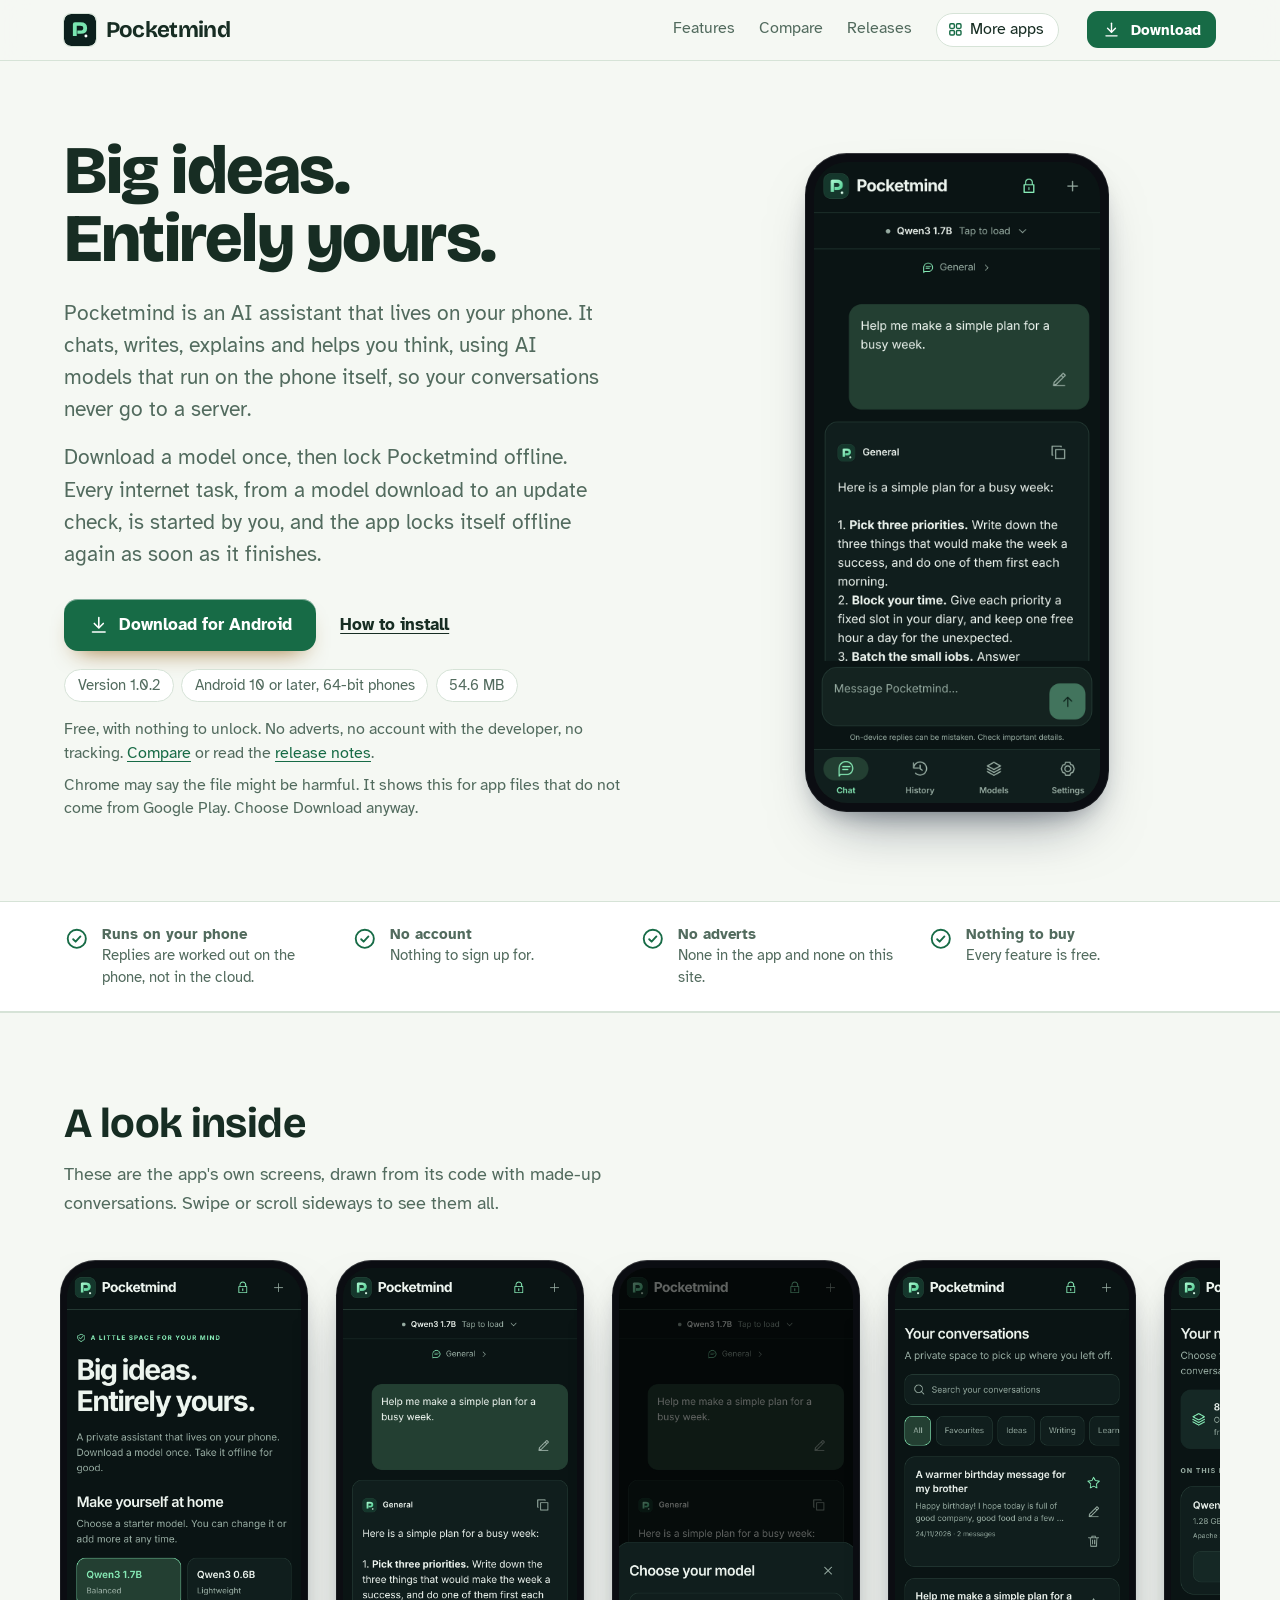
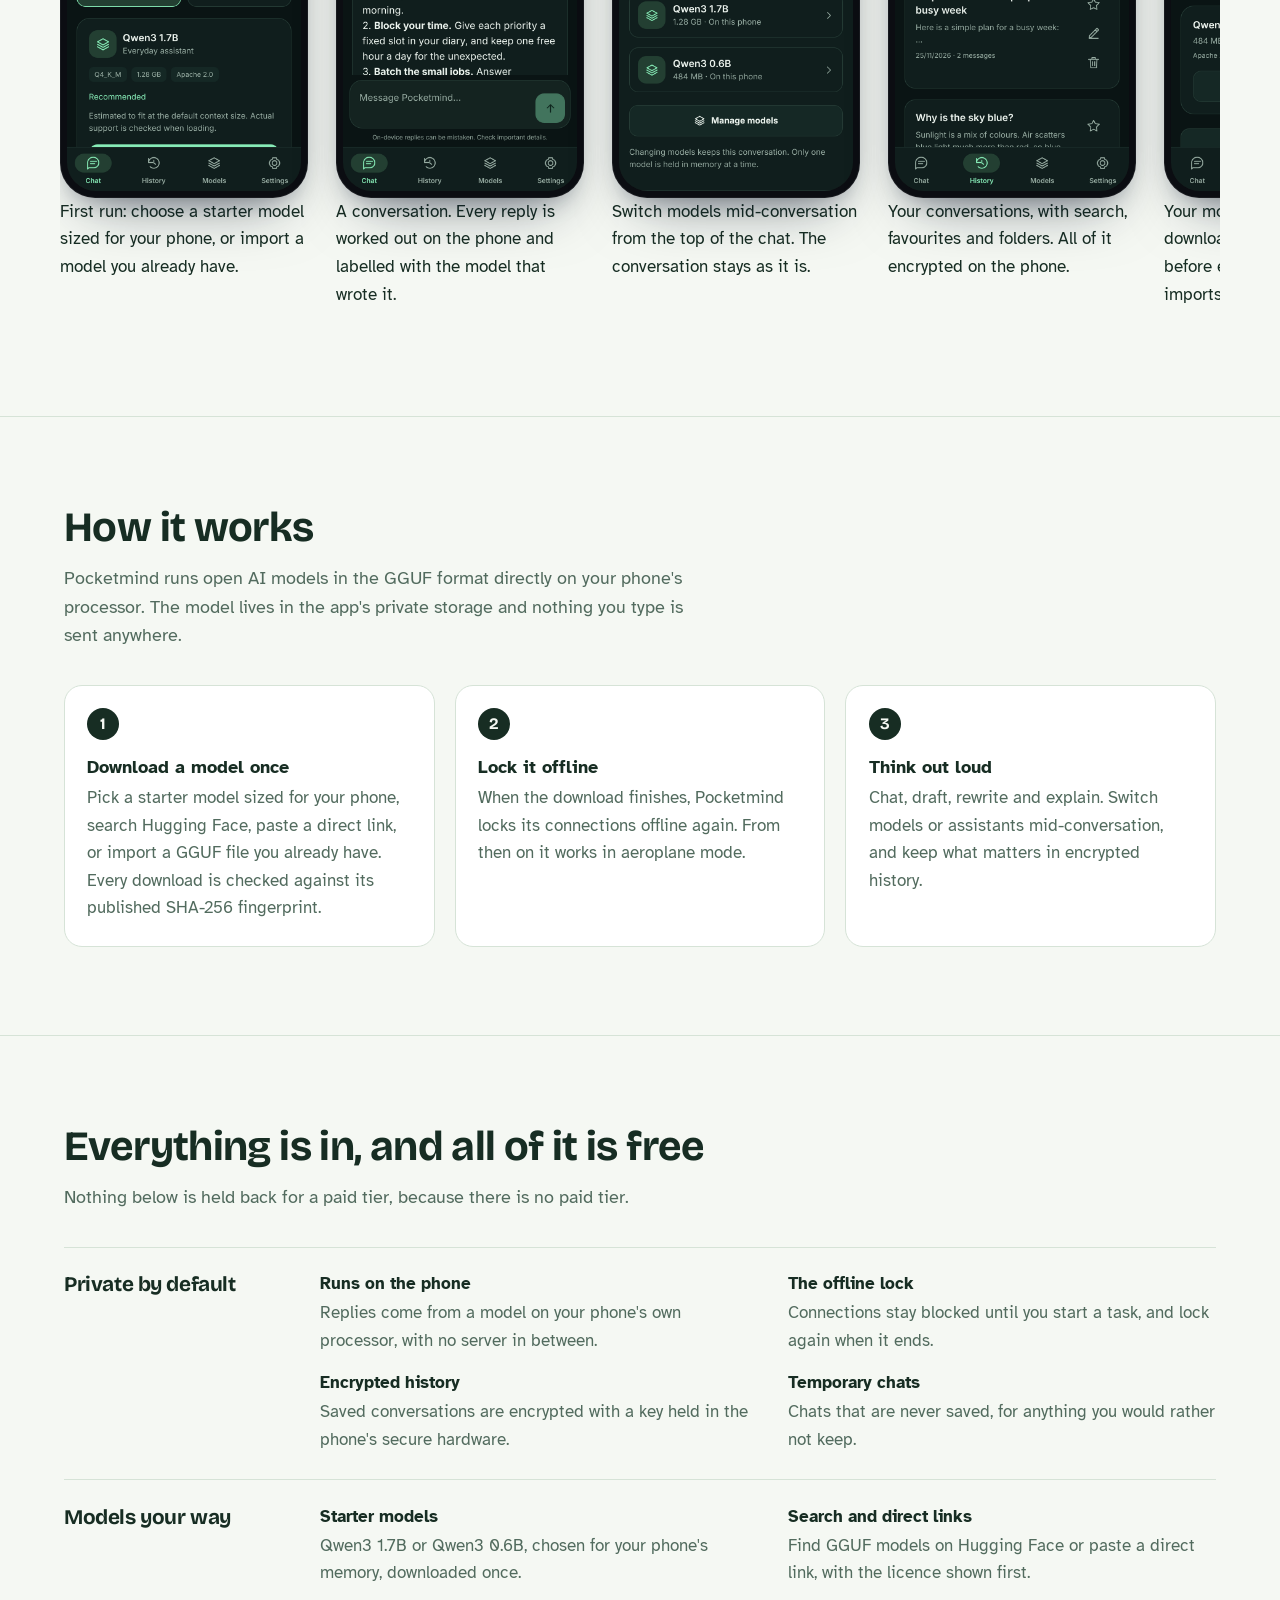
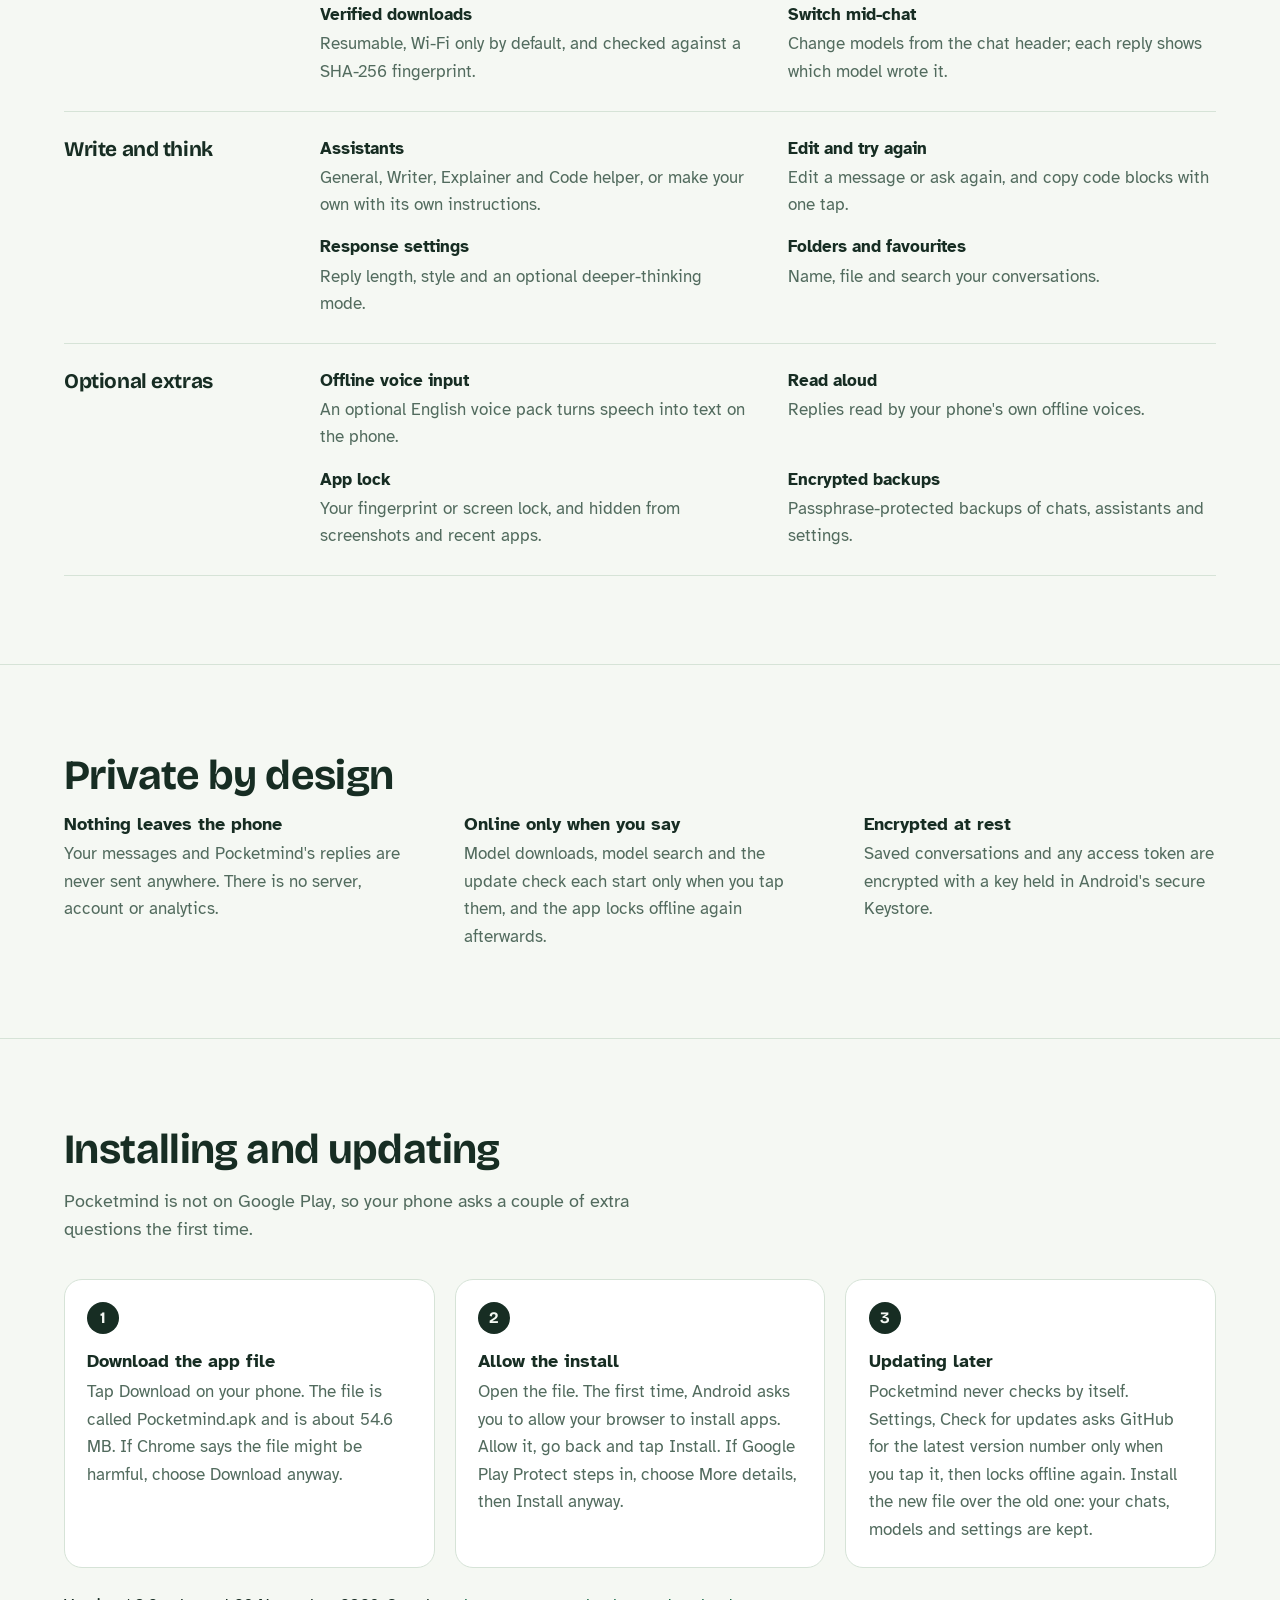
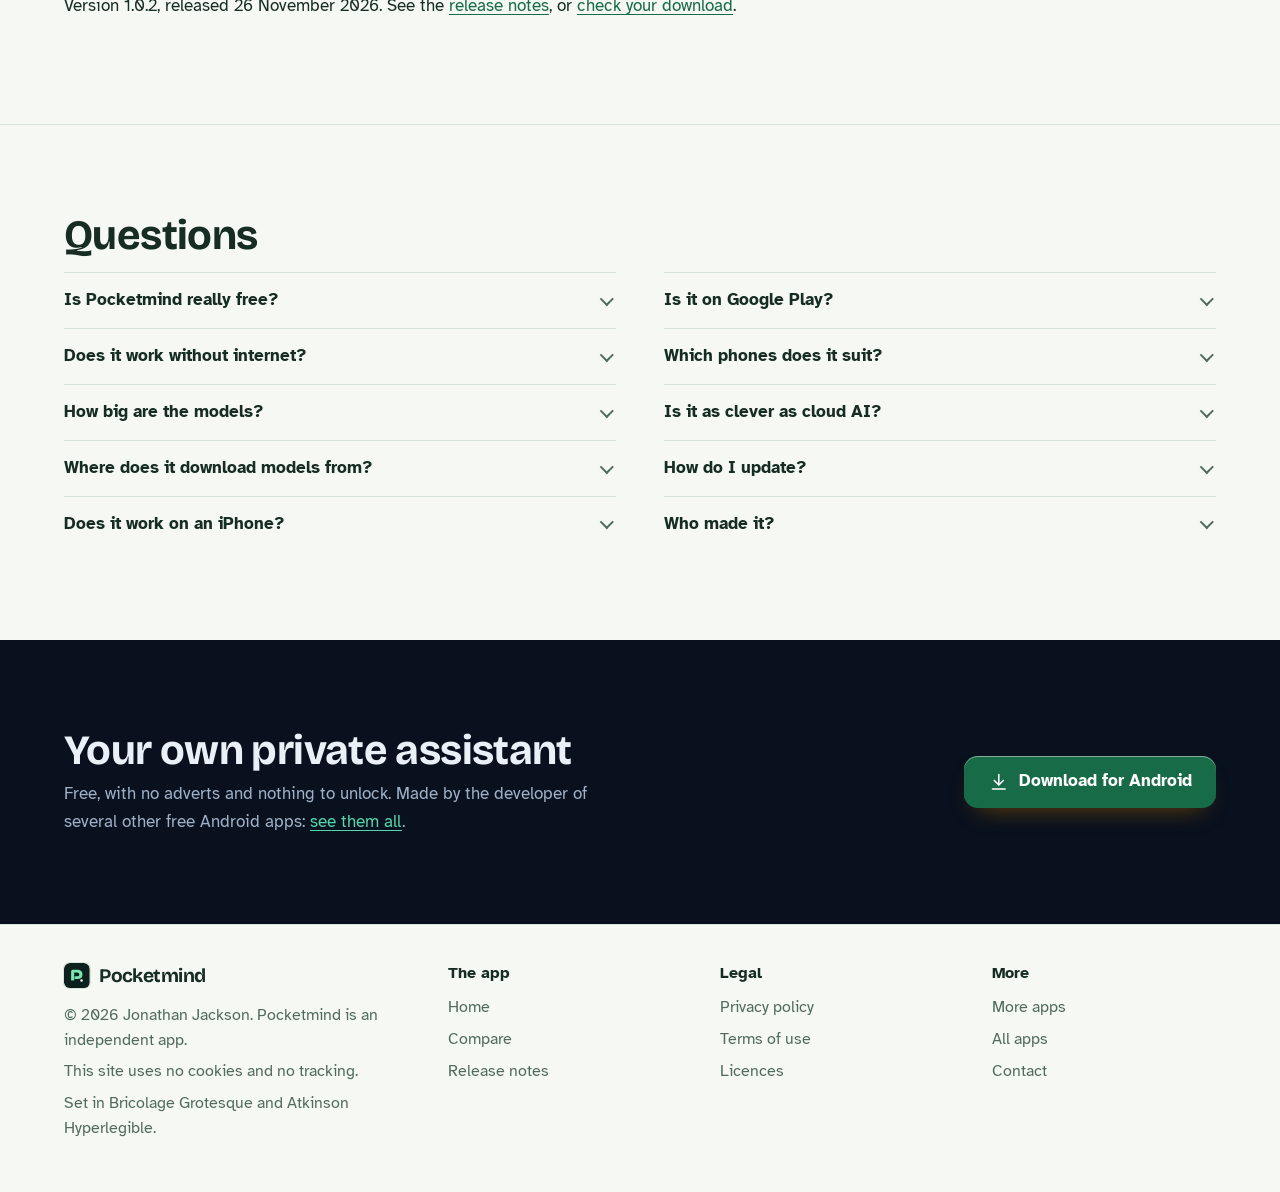
<file: index.html>
<!DOCTYPE html>
<html lang="en-GB">
<head>
<meta charset="utf-8">
<meta name="viewport" content="width=device-width, initial-scale=1">
<title>Pocketmind: a free, private AI assistant that runs on your Android phone</title>
<meta name="description" content="Pocketmind is a private AI assistant that runs on your own Android phone. Download a model once, lock the app offline and chat, write and explore with nothing sent anywhere. Encrypted history, assistants, offline voice input and backups. No account, no adverts.">
<meta name="author" content="Jonathan Jackson">
<link rel="canonical" href="https://customgpter.github.io/pocketmind/">
<meta name="theme-color" content="#f5f8f3" media="(prefers-color-scheme: light)">
<meta name="theme-color" content="#0a1414" media="(prefers-color-scheme: dark)">
<meta property="og:type" content="website">
<meta property="og:site_name" content="Pocketmind">
<meta property="og:title" content="Pocketmind: a free, private AI assistant that runs on your Android phone">
<meta property="og:description" content="Pocketmind is a private AI assistant that runs on your own Android phone. Download a model once, lock the app offline and chat, write and explore with nothing sent anywhere. Encrypted history, assistants, offline voice input and backups. No account, no adverts.">
<meta property="og:url" content="https://customgpter.github.io/pocketmind/">
<meta property="og:image" content="https://customgpter.github.io/pocketmind/assets/og.png">
<meta property="og:image:width" content="1200">
<meta property="og:image:height" content="630">
<meta property="og:image:alt" content="Pocketmind&#x27;s chat screen: a question about planning a busy week and a step-by-step reply, answered on the phone">
<meta property="og:locale" content="en_GB">
<meta name="twitter:card" content="summary_large_image">
<link rel="icon" href="./assets/favicon.svg" type="image/svg+xml">
<link rel="apple-touch-icon" href="./assets/apple-touch-icon.png">
<link rel="preload" href="./assets/fonts/bricolage-grotesque-latin.woff2" as="font" type="font/woff2" crossorigin>
<link rel="preload" href="./assets/fonts/atkinson-hyperlegible-latin-400-normal.woff2" as="font" type="font/woff2" crossorigin>
<link rel="stylesheet" href="./assets/site.css?v=1">
<link rel="stylesheet" href="./assets/house.css?v=1">
<link rel="stylesheet" href="./assets/apps-list.css?v=1">
<script src="./assets/apps-list.js?v=1" defer></script>
<script type="application/ld+json">{"@context":"https://schema.org","@type":"SoftwareApplication","name":"Pocketmind","url":"https://customgpter.github.io/pocketmind/","description":"Pocketmind is a private AI assistant that runs on your own Android phone. Download a model once, lock the app offline and chat, write and explore with nothing sent anywhere. Encrypted history, assistants, offline voice input and backups. No account, no adverts.","applicationCategory":"UtilitiesApplication","operatingSystem":"Android 10 or later, 64-bit phones","softwareVersion":"1.0.2","downloadUrl":"https://github.com/CustomGPTer/pocketmind/releases/latest/download/Pocketmind.apk","releaseNotes":"https://customgpter.github.io/pocketmind/releases.html","offers":{"@type":"Offer","price":"0","priceCurrency":"GBP"},"inLanguage":"en-GB","image":"https://customgpter.github.io/pocketmind/assets/og.png","featureList":["Runs on the phone","The offline lock","Encrypted history","Temporary chats","Starter models","Search and direct links","Verified downloads","Switch mid-chat","Assistants","Edit and try again","Response settings","Folders and favourites"],"author":{"@type":"Person","name":"Jonathan Jackson"}}</script>
<script type="application/ld+json">{"@context":"https://schema.org","@type":"FAQPage","mainEntity":[{"@type":"Question","name":"Is Pocketmind really free?","acceptedAnswer":{"@type":"Answer","text":"Yes. There is no paid version, no subscription and no adverts."}},{"@type":"Question","name":"Is it on Google Play?","acceptedAnswer":{"@type":"Answer","text":"No. Pocketmind is a personal project and is downloaded from this site as an Android app file. It needs Android 10 or later on a 64-bit phone."}},{"@type":"Question","name":"Does it work without internet?","acceptedAnswer":{"@type":"Answer","text":"Yes, once a model is downloaded. Chatting, history, assistants, voice input and backups all work in aeroplane mode."}},{"@type":"Question","name":"Which phones does it suit?","acceptedAnswer":{"@type":"Answer","text":"Phones with 6 GB of memory or more run the recommended Qwen3 1.7B model comfortably. On phones with less, Pocketmind suggests the lighter Qwen3 0.6B. It checks memory before each download."}},{"@type":"Question","name":"How big are the models?","acceptedAnswer":{"@type":"Answer","text":"Qwen3 1.7B is 1.28 GB and Qwen3 0.6B is 484 MB. Models are downloaded once, inside the app, and are not part of the app file."}},{"@type":"Question","name":"Is it as clever as cloud AI?","acceptedAnswer":{"@type":"Answer","text":"No. Models small enough to run on a phone are less capable than the large ones that run on servers, and they can get facts wrong. Pocketmind cannot look things up online. Check anything important."}},{"@type":"Question","name":"Where does it download models from?","acceptedAnswer":{"@type":"Answer","text":"The two starter models come from fixed, checked files on Hugging Face. You can also search Hugging Face or paste a direct link to a GGUF file. Each download is verified before it is used."}},{"@type":"Question","name":"How do I update?","acceptedAnswer":{"@type":"Answer","text":"Settings, Check for updates. If there is a newer version, download it from this site and install it over the old one. Your chats, models and settings are kept."}},{"@type":"Question","name":"Does it work on an iPhone?","acceptedAnswer":{"@type":"Answer","text":"No. Pocketmind is for Android phones only."}},{"@type":"Question","name":"Who made it?","acceptedAnswer":{"@type":"Answer","text":"Pocketmind is made by Jonathan Jackson, an independent developer in the United Kingdom. It builds on PocketPal AI, which is open source under the MIT licence."}}]}</script>
</head>
<body>
<a class="skip" href="#main">Skip to content</a>
<header class="masthead">
<div class="wrap">
<a class="brand" href="./" aria-label="Pocketmind home"><svg viewBox="0 0 108 108" aria-hidden="true"><rect width="108" height="108" rx="24" fill="#0C201D"/><path fill="#79E5B0" d="M30,74L30,35Q30,28 37,28L56,28Q78,28 78,48Q78,67 56,67L45,67L45,56L55,56Q65,56 65,48Q65,40 55,40L43,40L43,74Z"/><circle cx="74" cy="74" r="5" fill="#FFFFFF"/></svg><span>Pocketmind</span></a>
<nav aria-label="Main"><ul><li><a href="./#features">Features</a></li><li><a href="./compare.html">Compare</a></li><li><a href="./releases.html">Releases</a></li><li><a class="more-apps" href="./more-apps.html"><svg class="ico" viewBox="0 0 24 24" aria-hidden="true"><rect x="4" y="4" width="6.5" height="6.5" rx="1.6"/><rect x="13.5" y="4" width="6.5" height="6.5" rx="1.6"/><rect x="4" y="13.5" width="6.5" height="6.5" rx="1.6"/><rect x="13.5" y="13.5" width="6.5" height="6.5" rx="1.6"/></svg>More apps</a></li></ul></nav>
<a class="button small" href="https://github.com/CustomGPTer/pocketmind/releases/latest/download/Pocketmind.apk"><svg class="ico" viewBox="0 0 24 24" aria-hidden="true"><path d="M12 4v11"/><path d="M7 10.5l5 5 5-5"/><path d="M5 20h14"/></svg>Download</a>
</div>
</header>
<main id="main">
<div class="hero">
<div class="wrap hero-grid">
<div class="hero-copy">
<h1>Big ideas. Entirely yours.</h1>
<p class="lede">Pocketmind is an AI assistant that lives on your phone. It chats, writes, explains and helps you think, using AI models that run on the phone itself, so your conversations never go to a server.</p><p class="lede">Download a model once, then lock Pocketmind offline. Every internet task, from a model download to an update check, is started by you, and the app locks itself offline again as soon as it finishes.</p>

<p class="get" id="download"><a class="button" href="https://github.com/CustomGPTer/pocketmind/releases/latest/download/Pocketmind.apk"><svg class="ico" viewBox="0 0 24 24" aria-hidden="true"><path d="M12 4v11"/><path d="M7 10.5l5 5 5-5"/><path d="M5 20h14"/></svg>Download for Android</a><a class="aside" href="#install">How to install</a></p>
<ul class="pills"><li>Version 1.0.2</li><li>Android 10 or later, 64-bit phones</li><li>54.6 MB</li></ul>
<p class="facts">Free, with nothing to unlock. No adverts, no account with the developer, no tracking. <a href="compare.html">Compare</a> or read the <a href="releases.html">release notes</a>.</p>
<p class="facts">Chrome may say the file might be harmful. It shows this for app files that do not come from Google Play. Choose Download anyway.</p>
</div>
<div class="hero-phone"><div class="phone"><img src="./assets/screens/chat.png" alt="A conversation. Every reply is worked out on the phone and labelled with the model that wrote it." width="393" height="852" fetchpriority="high"></div></div>
</div>
</div>

<section class="promises" aria-label="In short">
<div class="wrap"><ul><li><svg class="ico" viewBox="0 0 24 24" aria-hidden="true"><circle cx="12" cy="12" r="8.5"/><path d="M8.6 12.4l2.3 2.3 4.5-4.9"/></svg><span><b>Runs on your phone</b><span>Replies are worked out on the phone, not in the cloud.</span></span></li><li><svg class="ico" viewBox="0 0 24 24" aria-hidden="true"><circle cx="12" cy="12" r="8.5"/><path d="M8.6 12.4l2.3 2.3 4.5-4.9"/></svg><span><b>No account</b><span>Nothing to sign up for.</span></span></li><li><svg class="ico" viewBox="0 0 24 24" aria-hidden="true"><circle cx="12" cy="12" r="8.5"/><path d="M8.6 12.4l2.3 2.3 4.5-4.9"/></svg><span><b>No adverts</b><span>None in the app and none on this site.</span></span></li><li><svg class="ico" viewBox="0 0 24 24" aria-hidden="true"><circle cx="12" cy="12" r="8.5"/><path d="M8.6 12.4l2.3 2.3 4.5-4.9"/></svg><span><b>Nothing to buy</b><span>Every feature is free.</span></span></li></ul></div>
</section>

<section id="screens" aria-labelledby="screens-h">
<div class="wrap">
<h2 id="screens-h">A look inside</h2>
<p class="intro">These are the app&#x27;s own screens, drawn from its code with made-up conversations. Swipe or scroll sideways to see them all.</p>
<div class="gallery" tabindex="0" role="region" aria-label="Screens from Pocketmind"><figure class="shot"><div class="phone"><img src="./assets/screens/welcome.png" alt="First run: choose a starter model sized for your phone, or import a model you already have." width="393" height="852" loading="eager" decoding="async"></div><figcaption>First run: choose a starter model sized for your phone, or import a model you already have.</figcaption></figure><figure class="shot"><div class="phone"><img src="./assets/screens/chat.png" alt="A conversation. Every reply is worked out on the phone and labelled with the model that wrote it." width="393" height="852" loading="eager" decoding="async"></div><figcaption>A conversation. Every reply is worked out on the phone and labelled with the model that wrote it.</figcaption></figure><figure class="shot"><div class="phone"><img src="./assets/screens/switcher.png" alt="Switch models mid-conversation from the top of the chat. The conversation stays as it is." width="393" height="852" loading="eager" decoding="async"></div><figcaption>Switch models mid-conversation from the top of the chat. The conversation stays as it is.</figcaption></figure><figure class="shot"><div class="phone"><img src="./assets/screens/history.png" alt="Your conversations, with search, favourites and folders. All of it encrypted on the phone." width="393" height="852" loading="eager" decoding="async"></div><figcaption>Your conversations, with search, favourites and folders. All of it encrypted on the phone.</figcaption></figure><figure class="shot"><div class="phone"><img src="./assets/screens/models.png" alt="Your models: checksum-verified downloads, a memory check before each one, and local imports." width="393" height="852" loading="eager" decoding="async"></div><figcaption>Your models: checksum-verified downloads, a memory check before each one, and local imports.</figcaption></figure><figure class="shot"><div class="phone"><img src="./assets/screens/privacy.png" alt="The offline lock. Pocketmind&#x27;s connections stay blocked until you start a task yourself." width="393" height="852" loading="eager" decoding="async"></div><figcaption>The offline lock. Pocketmind&#x27;s connections stay blocked until you start a task yourself.</figcaption></figure><figure class="shot"><div class="phone"><img src="./assets/screens/assistants.png" alt="Assistants with their own instructions: General, Writer, Explainer and your own." width="393" height="852" loading="eager" decoding="async"></div><figcaption>Assistants with their own instructions: General, Writer, Explainer and your own.</figcaption></figure><figure class="shot"><div class="phone"><img src="./assets/screens/settings.png" alt="Settings: themes, assistants, voice, app lock, encrypted backups and privacy controls." width="393" height="852" loading="eager" decoding="async"></div><figcaption>Settings: themes, assistants, voice, app lock, encrypted backups and privacy controls.</figcaption></figure><figure class="shot"><div class="phone"><img src="./assets/screens/updates.png" alt="Check for updates runs only when you tap it, then locks offline again." width="393" height="852" loading="eager" decoding="async"></div><figcaption>Check for updates runs only when you tap it, then locks offline again.</figcaption></figure><figure class="shot"><div class="phone"><img src="./assets/screens/moreapps.png" alt="More apps: every other app by the same developer, each opening its own page." width="393" height="852" loading="eager" decoding="async"></div><figcaption>More apps: every other app by the same developer, each opening its own page.</figcaption></figure><figure class="shot"><div class="phone"><img src="./assets/screens/light.png" alt="The light theme. Pocketmind can also follow your phone." width="393" height="852" loading="eager" decoding="async"></div><figcaption>The light theme. Pocketmind can also follow your phone.</figcaption></figure></div>
</div>
</section>

<section id="how" aria-labelledby="how-h">
<div class="wrap">
<h2 id="how-h">How it works</h2>
<p class="intro">Pocketmind runs open AI models in the GGUF format directly on your phone's processor. The model lives in the app's private storage and nothing you type is sent anywhere.</p>
<ol class="steps"><li><h3>Download a model once</h3><p>Pick a starter model sized for your phone, search Hugging Face, paste a direct link, or import a GGUF file you already have. Every download is checked against its published SHA-256 fingerprint.</p></li><li><h3>Lock it offline</h3><p>When the download finishes, Pocketmind locks its connections offline again. From then on it works in aeroplane mode.</p></li><li><h3>Think out loud</h3><p>Chat, draft, rewrite and explain. Switch models or assistants mid-conversation, and keep what matters in encrypted history.</p></li></ol>
</div>
</section>

<section id="features" aria-labelledby="features-h">
<div class="wrap">
<h2 id="features-h">Everything is in, and all of it is free</h2>
<p class="intro">Nothing below is held back for a paid tier, because there is no paid tier.</p>
<div class="groups"><div class="group"><h3>Private by default</h3><dl><div><dt>Runs on the phone</dt><dd>Replies come from a model on your phone's own processor, with no server in between.</dd></div><div><dt>The offline lock</dt><dd>Connections stay blocked until you start a task, and lock again when it ends.</dd></div><div><dt>Encrypted history</dt><dd>Saved conversations are encrypted with a key held in the phone's secure hardware.</dd></div><div><dt>Temporary chats</dt><dd>Chats that are never saved, for anything you would rather not keep.</dd></div></dl></div><div class="group"><h3>Models your way</h3><dl><div><dt>Starter models</dt><dd>Qwen3 1.7B or Qwen3 0.6B, chosen for your phone's memory, downloaded once.</dd></div><div><dt>Search and direct links</dt><dd>Find GGUF models on Hugging Face or paste a direct link, with the licence shown first.</dd></div><div><dt>Verified downloads</dt><dd>Resumable, Wi-Fi only by default, and checked against a SHA-256 fingerprint.</dd></div><div><dt>Switch mid-chat</dt><dd>Change models from the chat header; each reply shows which model wrote it.</dd></div></dl></div><div class="group"><h3>Write and think</h3><dl><div><dt>Assistants</dt><dd>General, Writer, Explainer and Code helper, or make your own with its own instructions.</dd></div><div><dt>Edit and try again</dt><dd>Edit a message or ask again, and copy code blocks with one tap.</dd></div><div><dt>Response settings</dt><dd>Reply length, style and an optional deeper-thinking mode.</dd></div><div><dt>Folders and favourites</dt><dd>Name, file and search your conversations.</dd></div></dl></div><div class="group"><h3>Optional extras</h3><dl><div><dt>Offline voice input</dt><dd>An optional English voice pack turns speech into text on the phone.</dd></div><div><dt>Read aloud</dt><dd>Replies read by your phone's own offline voices.</dd></div><div><dt>App lock</dt><dd>Your fingerprint or screen lock, and hidden from screenshots and recent apps.</dd></div><div><dt>Encrypted backups</dt><dd>Passphrase-protected backups of chats, assistants and settings.</dd></div></dl></div></div>
</div>
</section>

<section id="privacy" aria-labelledby="privacy-h">
<div class="wrap">
<h2 id="privacy-h">Private by design</h2>
<ul class="plain"><li><h3>Nothing leaves the phone</h3><p>Your messages and Pocketmind's replies are never sent anywhere. There is no server, account or analytics.</p></li><li><h3>Online only when you say</h3><p>Model downloads, model search and the update check each start only when you tap them, and the app locks offline again afterwards.</p></li><li><h3>Encrypted at rest</h3><p>Saved conversations and any access token are encrypted with a key held in Android's secure Keystore.</p></li></ul>
</div>
</section>

<section id="install" aria-labelledby="install-h">
<div class="wrap">
<h2 id="install-h">Installing and updating</h2>
<p class="intro">Pocketmind is not on Google Play, so your phone asks a couple of extra questions the first time.</p>
<ol class="steps"><li><h3>Download the app file</h3><p>Tap Download on your phone. The file is called Pocketmind.apk and is about 54.6 MB. If Chrome says the file might be harmful, choose Download anyway.</p></li><li><h3>Allow the install</h3><p>Open the file. The first time, Android asks you to allow your browser to install apps. Allow it, go back and tap Install. If Google Play Protect steps in, choose More details, then Install anyway.</p></li><li><h3>Updating later</h3><p>Pocketmind never checks by itself. Settings, Check for updates asks GitHub for the latest version number only when you tap it, then locks offline again. Install the new file over the old one: your chats, models and settings are kept.</p></li></ol>
<p class="after-table">Version 1.0.2, released 26 November 2026. See the <a href="releases.html">release notes</a>, or <a href="releases.html#checking">check your download</a>.</p>
</div>
</section>

<section id="questions" aria-labelledby="questions-h">
<div class="wrap">
<h2 id="questions-h">Questions</h2>
<div class="faq"><details><summary>Is Pocketmind really free?</summary><p>Yes. There is no paid version, no subscription and no adverts.</p></details><details><summary>Is it on Google Play?</summary><p>No. Pocketmind is a personal project and is downloaded from this site as an Android app file. It needs Android 10 or later on a 64-bit phone.</p></details><details><summary>Does it work without internet?</summary><p>Yes, once a model is downloaded. Chatting, history, assistants, voice input and backups all work in aeroplane mode.</p></details><details><summary>Which phones does it suit?</summary><p>Phones with 6 GB of memory or more run the recommended Qwen3 1.7B model comfortably. On phones with less, Pocketmind suggests the lighter Qwen3 0.6B. It checks memory before each download.</p></details><details><summary>How big are the models?</summary><p>Qwen3 1.7B is 1.28 GB and Qwen3 0.6B is 484 MB. Models are downloaded once, inside the app, and are not part of the app file.</p></details><details><summary>Is it as clever as cloud AI?</summary><p>No. Models small enough to run on a phone are less capable than the large ones that run on servers, and they can get facts wrong. Pocketmind cannot look things up online. Check anything important.</p></details><details><summary>Where does it download models from?</summary><p>The two starter models come from fixed, checked files on Hugging Face. You can also search Hugging Face or paste a direct link to a GGUF file. Each download is verified before it is used.</p></details><details><summary>How do I update?</summary><p>Settings, Check for updates. If there is a newer version, download it from this site and install it over the old one. Your chats, models and settings are kept.</p></details><details><summary>Does it work on an iPhone?</summary><p>No. Pocketmind is for Android phones only.</p></details><details><summary>Who made it?</summary><p>Pocketmind is made by Jonathan Jackson, an independent developer in the United Kingdom. It builds on PocketPal AI, which is open source under the MIT licence.</p></details></div>
</div>
</section>

<section class="closing" aria-labelledby="closing-h">
<div class="wrap">
<div><h2 id="closing-h">Your own private assistant</h2><p>Free, with no adverts and nothing to unlock. Made by the developer of several other free Android apps: <a href="more-apps.html">see them all</a>.</p></div>
<a class="button" href="https://github.com/CustomGPTer/pocketmind/releases/latest/download/Pocketmind.apk"><svg class="ico" viewBox="0 0 24 24" aria-hidden="true"><path d="M12 4v11"/><path d="M7 10.5l5 5 5-5"/><path d="M5 20h14"/></svg>Download for Android</a>
</div>
</section>
</main>
<footer class="colophon">
<div class="wrap">
<div>
<a class="brand" href="./" aria-label="Pocketmind home"><svg viewBox="0 0 108 108" aria-hidden="true"><rect width="108" height="108" rx="24" fill="#0C201D"/><path fill="#79E5B0" d="M30,74L30,35Q30,28 37,28L56,28Q78,28 78,48Q78,67 56,67L45,67L45,56L55,56Q65,56 65,48Q65,40 55,40L43,40L43,74Z"/><circle cx="74" cy="74" r="5" fill="#FFFFFF"/></svg><span>Pocketmind</span></a>
<p>&copy; 2026 Jonathan Jackson. Pocketmind is an independent app.</p>
<p>This site uses no cookies and no tracking.</p>
<p>Set in Bricolage Grotesque and Atkinson Hyperlegible.</p>
</div>
<nav aria-label="The app"><h2>The app</h2><ul>
<li><a href="./">Home</a></li>
<li><a href="./compare.html">Compare</a></li>
<li><a href="./releases.html">Release notes</a></li>

</ul></nav>
<nav aria-label="Legal"><h2>Legal</h2><ul>
<li><a href="./privacy.html">Privacy policy</a></li>
<li><a href="./terms.html">Terms of use</a></li>
<li><a href="./licences.html">Licences</a></li>
</ul></nav>
<nav aria-label="More"><h2>More</h2><ul>
<li><a href="./more-apps.html">More apps</a></li>
<li><a href="https://customgpter.github.io/">All apps</a></li>
<li><a href="https://github.com/CustomGPTer/pocketmind/issues">Contact</a></li>
</ul></nav>
</div>
</footer>
</body>
</html>
</file>
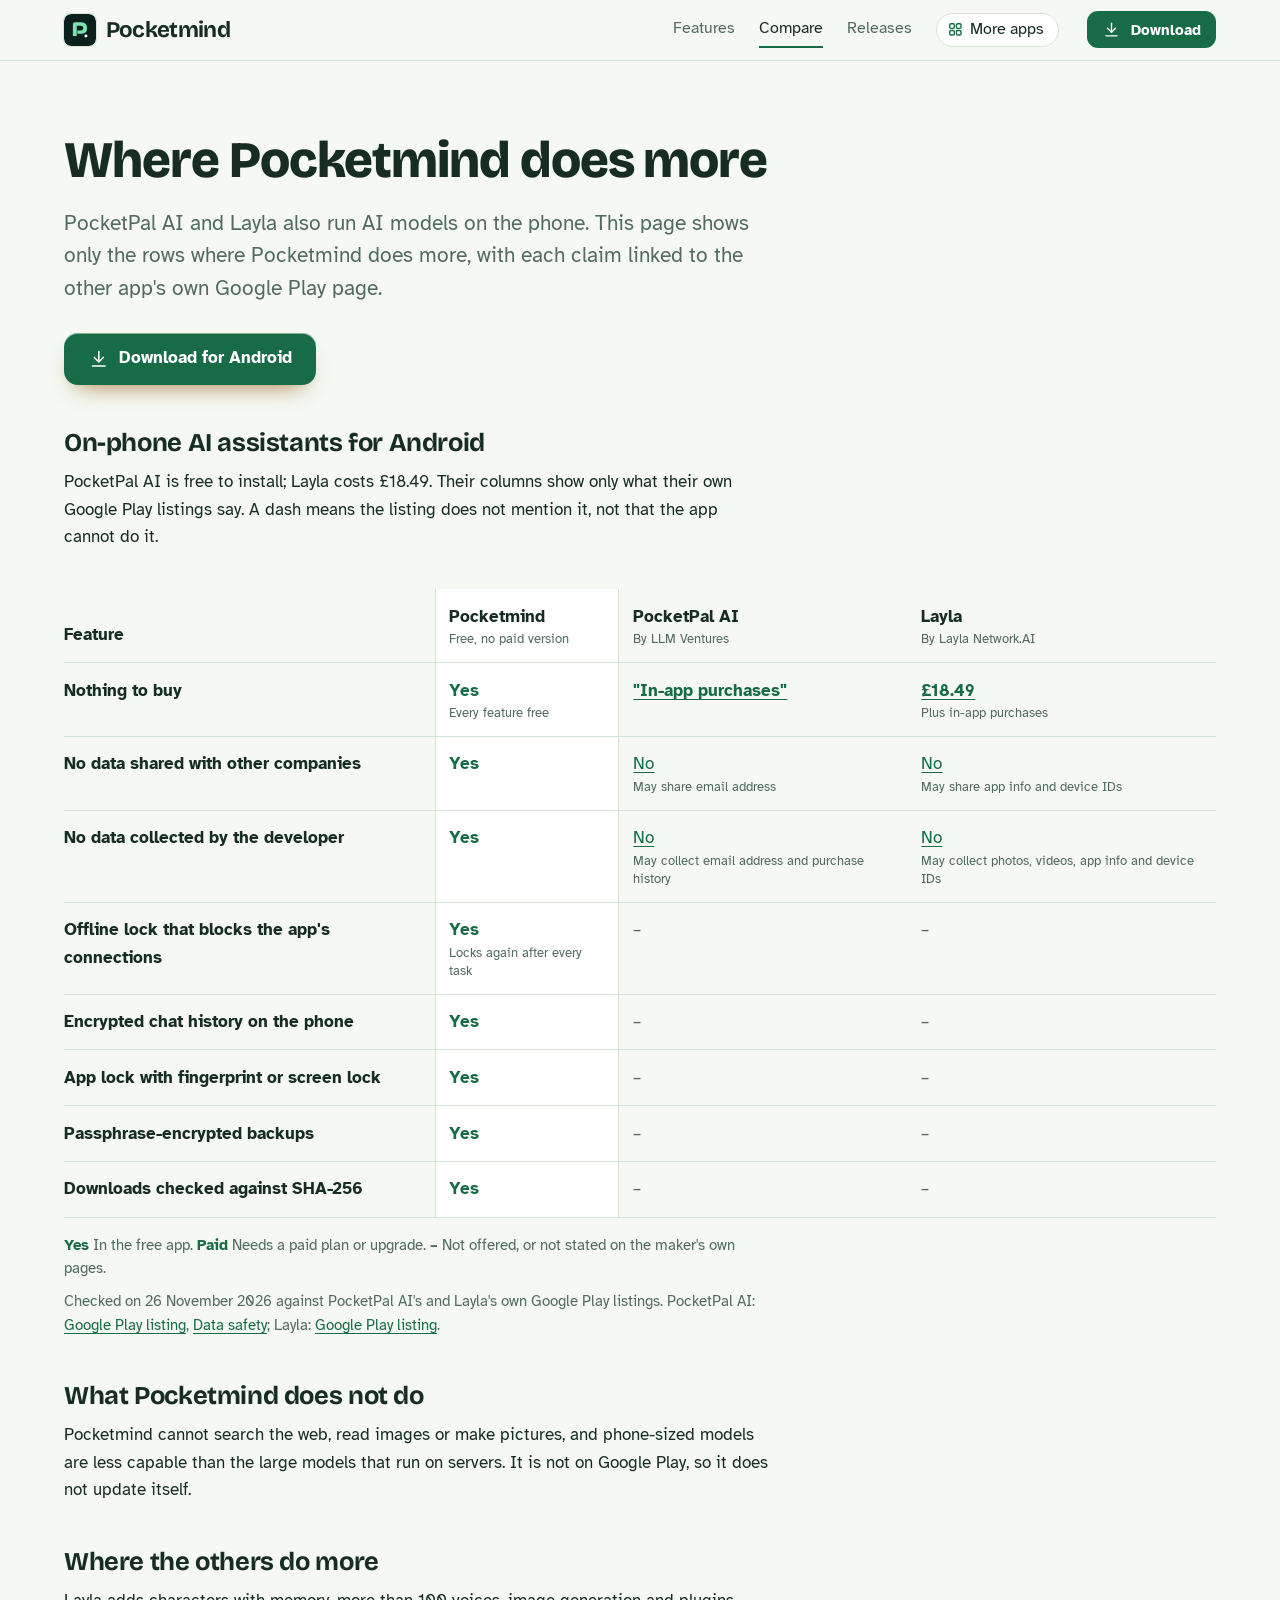
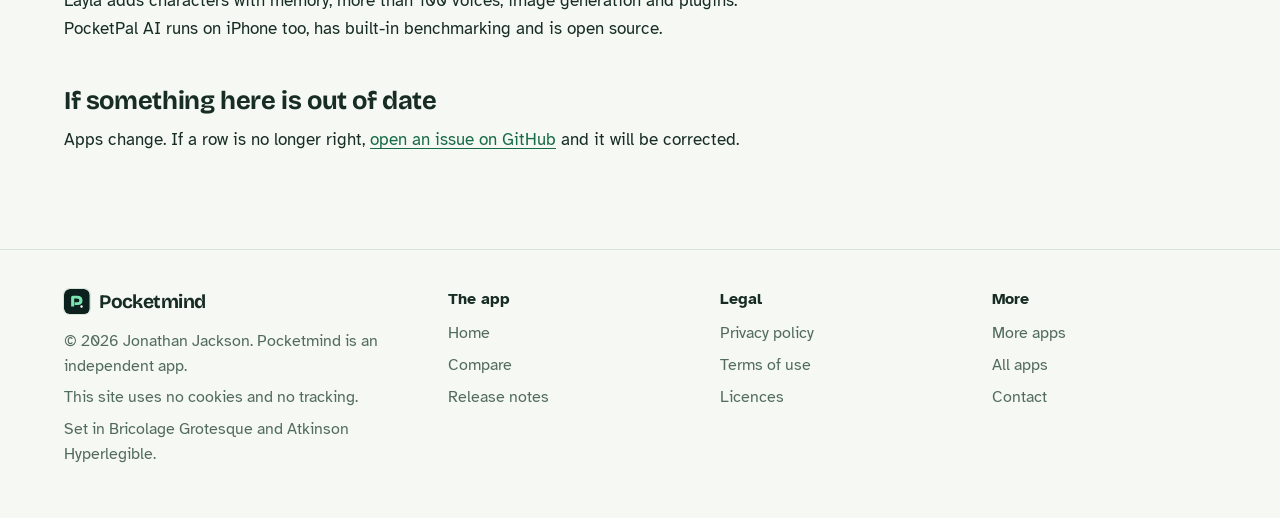
<file: compare.html>
<!DOCTYPE html>
<html lang="en-GB">
<head>
<meta charset="utf-8">
<meta name="viewport" content="width=device-width, initial-scale=1">
<title>Pocketmind compared with PocketPal AI and Layla</title>
<meta name="description" content="How Pocketmind compares with PocketPal AI and Layla, row by row, with each claim linked to their own Google Play listings.">
<meta name="author" content="Jonathan Jackson">
<link rel="canonical" href="https://customgpter.github.io/pocketmind/compare.html">
<meta name="theme-color" content="#f5f8f3" media="(prefers-color-scheme: light)">
<meta name="theme-color" content="#0a1414" media="(prefers-color-scheme: dark)">
<meta property="og:type" content="website">
<meta property="og:site_name" content="Pocketmind">
<meta property="og:title" content="Pocketmind compared with PocketPal AI and Layla">
<meta property="og:description" content="How Pocketmind compares with PocketPal AI and Layla, row by row, with each claim linked to their own Google Play listings.">
<meta property="og:url" content="https://customgpter.github.io/pocketmind/compare.html">
<meta property="og:image" content="https://customgpter.github.io/pocketmind/assets/og.png">
<meta property="og:image:width" content="1200">
<meta property="og:image:height" content="630">
<meta property="og:image:alt" content="Pocketmind&#x27;s chat screen: a question about planning a busy week and a step-by-step reply, answered on the phone">
<meta property="og:locale" content="en_GB">
<meta name="twitter:card" content="summary_large_image">
<link rel="icon" href="./assets/favicon.svg" type="image/svg+xml">
<link rel="apple-touch-icon" href="./assets/apple-touch-icon.png">
<link rel="preload" href="./assets/fonts/bricolage-grotesque-latin.woff2" as="font" type="font/woff2" crossorigin>
<link rel="preload" href="./assets/fonts/atkinson-hyperlegible-latin-400-normal.woff2" as="font" type="font/woff2" crossorigin>
<link rel="stylesheet" href="./assets/site.css?v=1">
<link rel="stylesheet" href="./assets/house.css?v=1">
<link rel="stylesheet" href="./assets/apps-list.css?v=1">
<script src="./assets/apps-list.js?v=1" defer></script>
</head>
<body>
<a class="skip" href="#main">Skip to content</a>
<header class="masthead">
<div class="wrap">
<a class="brand" href="./" aria-label="Pocketmind home"><svg viewBox="0 0 108 108" aria-hidden="true"><rect width="108" height="108" rx="24" fill="#0C201D"/><path fill="#79E5B0" d="M30,74L30,35Q30,28 37,28L56,28Q78,28 78,48Q78,67 56,67L45,67L45,56L55,56Q65,56 65,48Q65,40 55,40L43,40L43,74Z"/><circle cx="74" cy="74" r="5" fill="#FFFFFF"/></svg><span>Pocketmind</span></a>
<nav aria-label="Main"><ul><li><a href="./#features">Features</a></li><li><a href="./compare.html" aria-current="page">Compare</a></li><li><a href="./releases.html">Releases</a></li><li><a class="more-apps" href="./more-apps.html"><svg class="ico" viewBox="0 0 24 24" aria-hidden="true"><rect x="4" y="4" width="6.5" height="6.5" rx="1.6"/><rect x="13.5" y="4" width="6.5" height="6.5" rx="1.6"/><rect x="4" y="13.5" width="6.5" height="6.5" rx="1.6"/><rect x="13.5" y="13.5" width="6.5" height="6.5" rx="1.6"/></svg>More apps</a></li></ul></nav>
<a class="button small" href="https://github.com/CustomGPTer/pocketmind/releases/latest/download/Pocketmind.apk"><svg class="ico" viewBox="0 0 24 24" aria-hidden="true"><path d="M12 4v11"/><path d="M7 10.5l5 5 5-5"/><path d="M5 20h14"/></svg>Download</a>
</div>
</header>
<main id="main" class="doc">
<div class="wrap">
<div class="measure">
<h1>Where Pocketmind does more</h1>
<p class="lede">PocketPal AI and Layla also run AI models on the phone. This page shows only the rows where Pocketmind does more, with each claim linked to the other app's own Google Play page.</p>
<p class="get"><a class="button" href="https://github.com/CustomGPTer/pocketmind/releases/latest/download/Pocketmind.apk"><svg class="ico" viewBox="0 0 24 24" aria-hidden="true"><path d="M12 4v11"/><path d="M7 10.5l5 5 5-5"/><path d="M5 20h14"/></svg>Download for Android</a></p>
<h2 id="table">On-phone AI assistants for Android</h2>
<p>PocketPal AI is free to install; Layla costs &pound;18.49. Their columns show only what their own Google Play listings say. A dash means the listing does not mention it, not that the app cannot do it.</p>
</div>
<div class="scroll">
<table class="cmp">
<thead><tr><th scope="col">Feature</th><th scope="col" class="ours">Pocketmind<small>Free, no paid version</small></th><th scope="col">PocketPal AI<small>By LLM Ventures</small></th><th scope="col">Layla<small>By Layla Network.AI</small></th></tr></thead>
<tbody>
<tr><th scope="row">Nothing to buy</th><td class="yes ours"><span class="app">Pocketmind</span><span class="v">Yes<small>Every feature free</small></span></td><td class="pay"><span class="app">PocketPal AI</span><span class="v"><a href="https://play.google.com/store/apps/details?id=com.pocketpalai&hl=en_GB">"In-app purchases"</a></span></td><td class="pay"><span class="app">Layla</span><span class="v"><a href="https://play.google.com/store/apps/details?id=com.layla&hl=en_GB">&pound;18.49</a><small>Plus in-app purchases</small></span></td></tr>
<tr><th scope="row">No data shared with other companies</th><td class="yes ours"><span class="app">Pocketmind</span><span class="v">Yes</span></td><td class="na"><span class="app">PocketPal AI</span><span class="v"><a href="https://play.google.com/store/apps/datasafety?id=com.pocketpalai&hl=en_GB">No</a><small>May share email address</small></span></td><td class="na"><span class="app">Layla</span><span class="v"><a href="https://play.google.com/store/apps/details?id=com.layla&hl=en_GB">No</a><small>May share app info and device IDs</small></span></td></tr>
<tr><th scope="row">No data collected by the developer</th><td class="yes ours"><span class="app">Pocketmind</span><span class="v">Yes</span></td><td class="na"><span class="app">PocketPal AI</span><span class="v"><a href="https://play.google.com/store/apps/datasafety?id=com.pocketpalai&hl=en_GB">No</a><small>May collect email address and purchase history</small></span></td><td class="na"><span class="app">Layla</span><span class="v"><a href="https://play.google.com/store/apps/details?id=com.layla&hl=en_GB">No</a><small>May collect photos, videos, app info and device IDs</small></span></td></tr>
<tr><th scope="row">Offline lock that blocks the app&#x27;s connections</th><td class="yes ours"><span class="app">Pocketmind</span><span class="v">Yes<small>Locks again after every task</small></span></td><td class="na"><span class="app">PocketPal AI</span><span class="v">&ndash;</span></td><td class="na"><span class="app">Layla</span><span class="v">&ndash;</span></td></tr>
<tr><th scope="row">Encrypted chat history on the phone</th><td class="yes ours"><span class="app">Pocketmind</span><span class="v">Yes</span></td><td class="na"><span class="app">PocketPal AI</span><span class="v">&ndash;</span></td><td class="na"><span class="app">Layla</span><span class="v">&ndash;</span></td></tr>
<tr><th scope="row">App lock with fingerprint or screen lock</th><td class="yes ours"><span class="app">Pocketmind</span><span class="v">Yes</span></td><td class="na"><span class="app">PocketPal AI</span><span class="v">&ndash;</span></td><td class="na"><span class="app">Layla</span><span class="v">&ndash;</span></td></tr>
<tr><th scope="row">Passphrase-encrypted backups</th><td class="yes ours"><span class="app">Pocketmind</span><span class="v">Yes</span></td><td class="na"><span class="app">PocketPal AI</span><span class="v">&ndash;</span></td><td class="na"><span class="app">Layla</span><span class="v">&ndash;</span></td></tr>
<tr><th scope="row">Downloads checked against SHA-256</th><td class="yes ours"><span class="app">Pocketmind</span><span class="v">Yes</span></td><td class="na"><span class="app">PocketPal AI</span><span class="v">&ndash;</span></td><td class="na"><span class="app">Layla</span><span class="v">&ndash;</span></td></tr>
</tbody>
</table>
</div>
<div class="measure">
<p class="key"><strong class="yes">Yes</strong> In the free app. <strong class="pay">Paid</strong> Needs a paid plan or upgrade. <strong>&ndash;</strong> Not offered, or not stated on the maker's own pages.</p>
<p class="key">Checked on 26 November 2026 against PocketPal AI's and Layla's own Google Play listings. PocketPal AI: <a href="https://play.google.com/store/apps/details?id=com.pocketpalai&hl=en_GB">Google Play listing</a>, <a href="https://play.google.com/store/apps/datasafety?id=com.pocketpalai&hl=en_GB">Data safety</a>; Layla: <a href="https://play.google.com/store/apps/details?id=com.layla&hl=en_GB">Google Play listing</a>.</p>
<h2>What Pocketmind does not do</h2><p>Pocketmind cannot search the web, read images or make pictures, and phone-sized models are less capable than the large models that run on servers. It is not on Google Play, so it does not update itself.</p><h2>Where the others do more</h2><p>Layla adds characters with memory, more than 100 voices, image generation and plugins. PocketPal AI runs on iPhone too, has built-in benchmarking and is open source.</p>
<h2 id="wrong">If something here is out of date</h2>
<p>Apps change. If a row is no longer right, <a href="https://github.com/CustomGPTer/pocketmind/issues">open an issue on GitHub</a> and it will be corrected.</p>
</div>
</div>
</main>
<footer class="colophon">
<div class="wrap">
<div>
<a class="brand" href="./" aria-label="Pocketmind home"><svg viewBox="0 0 108 108" aria-hidden="true"><rect width="108" height="108" rx="24" fill="#0C201D"/><path fill="#79E5B0" d="M30,74L30,35Q30,28 37,28L56,28Q78,28 78,48Q78,67 56,67L45,67L45,56L55,56Q65,56 65,48Q65,40 55,40L43,40L43,74Z"/><circle cx="74" cy="74" r="5" fill="#FFFFFF"/></svg><span>Pocketmind</span></a>
<p>&copy; 2026 Jonathan Jackson. Pocketmind is an independent app.</p>
<p>This site uses no cookies and no tracking.</p>
<p>Set in Bricolage Grotesque and Atkinson Hyperlegible.</p>
</div>
<nav aria-label="The app"><h2>The app</h2><ul>
<li><a href="./">Home</a></li>
<li><a href="./compare.html">Compare</a></li>
<li><a href="./releases.html">Release notes</a></li>

</ul></nav>
<nav aria-label="Legal"><h2>Legal</h2><ul>
<li><a href="./privacy.html">Privacy policy</a></li>
<li><a href="./terms.html">Terms of use</a></li>
<li><a href="./licences.html">Licences</a></li>
</ul></nav>
<nav aria-label="More"><h2>More</h2><ul>
<li><a href="./more-apps.html">More apps</a></li>
<li><a href="https://customgpter.github.io/">All apps</a></li>
<li><a href="https://github.com/CustomGPTer/pocketmind/issues">Contact</a></li>
</ul></nav>
</div>
</footer>
</body>
</html>
</file>
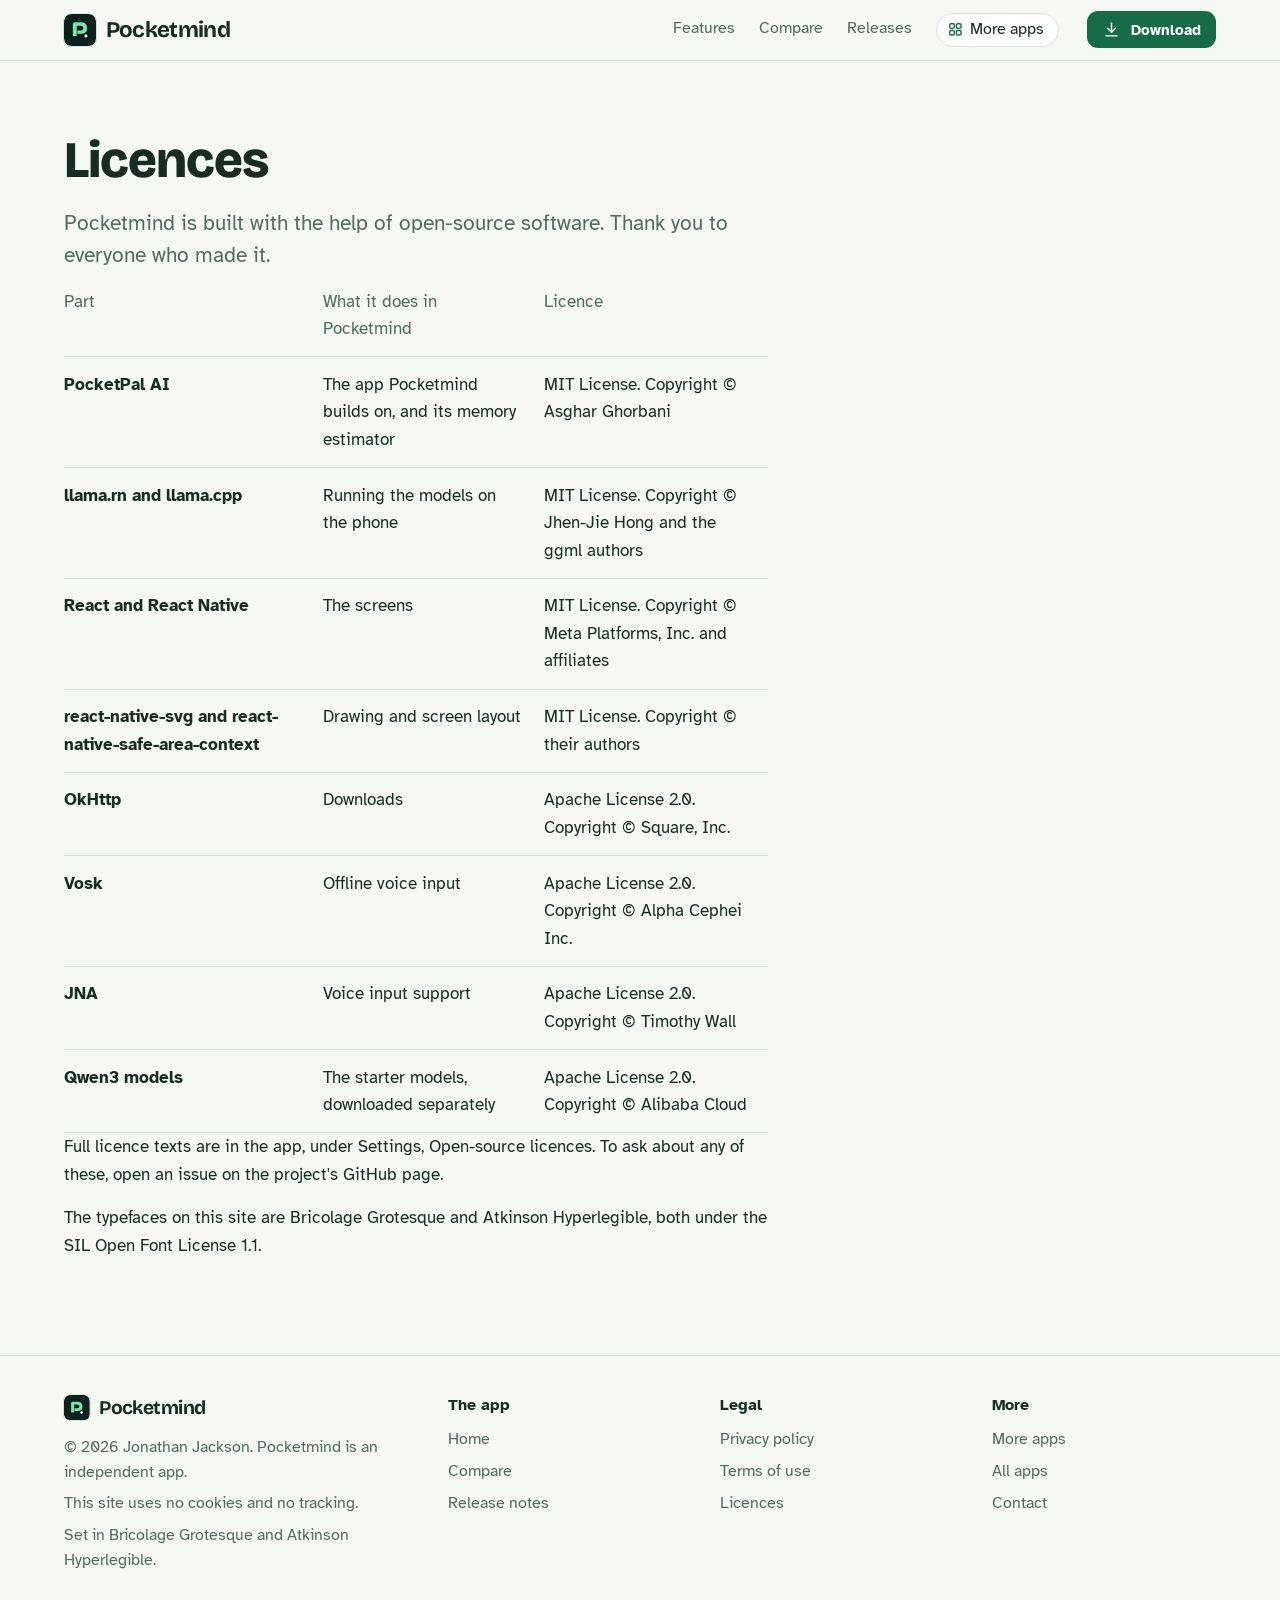
<file: licences.html>
<!DOCTYPE html>
<html lang="en-GB">
<head>
<meta charset="utf-8">
<meta name="viewport" content="width=device-width, initial-scale=1">
<title>Pocketmind licences</title>
<meta name="description" content="The open-source parts inside Pocketmind and their licences.">
<meta name="author" content="Jonathan Jackson">
<link rel="canonical" href="https://customgpter.github.io/pocketmind/licences.html">
<meta name="theme-color" content="#f5f8f3" media="(prefers-color-scheme: light)">
<meta name="theme-color" content="#0a1414" media="(prefers-color-scheme: dark)">
<meta property="og:type" content="website">
<meta property="og:site_name" content="Pocketmind">
<meta property="og:title" content="Pocketmind licences">
<meta property="og:description" content="The open-source parts inside Pocketmind and their licences.">
<meta property="og:url" content="https://customgpter.github.io/pocketmind/licences.html">
<meta property="og:image" content="https://customgpter.github.io/pocketmind/assets/og.png">
<meta property="og:image:width" content="1200">
<meta property="og:image:height" content="630">
<meta property="og:image:alt" content="Pocketmind&#x27;s chat screen: a question about planning a busy week and a step-by-step reply, answered on the phone">
<meta property="og:locale" content="en_GB">
<meta name="twitter:card" content="summary_large_image">
<link rel="icon" href="./assets/favicon.svg" type="image/svg+xml">
<link rel="apple-touch-icon" href="./assets/apple-touch-icon.png">
<link rel="preload" href="./assets/fonts/bricolage-grotesque-latin.woff2" as="font" type="font/woff2" crossorigin>
<link rel="preload" href="./assets/fonts/atkinson-hyperlegible-latin-400-normal.woff2" as="font" type="font/woff2" crossorigin>
<link rel="stylesheet" href="./assets/site.css?v=1">
<link rel="stylesheet" href="./assets/house.css?v=1">
<link rel="stylesheet" href="./assets/apps-list.css?v=1">
<script src="./assets/apps-list.js?v=1" defer></script>
</head>
<body>
<a class="skip" href="#main">Skip to content</a>
<header class="masthead">
<div class="wrap">
<a class="brand" href="./" aria-label="Pocketmind home"><svg viewBox="0 0 108 108" aria-hidden="true"><rect width="108" height="108" rx="24" fill="#0C201D"/><path fill="#79E5B0" d="M30,74L30,35Q30,28 37,28L56,28Q78,28 78,48Q78,67 56,67L45,67L45,56L55,56Q65,56 65,48Q65,40 55,40L43,40L43,74Z"/><circle cx="74" cy="74" r="5" fill="#FFFFFF"/></svg><span>Pocketmind</span></a>
<nav aria-label="Main"><ul><li><a href="./#features">Features</a></li><li><a href="./compare.html">Compare</a></li><li><a href="./releases.html">Releases</a></li><li><a class="more-apps" href="./more-apps.html"><svg class="ico" viewBox="0 0 24 24" aria-hidden="true"><rect x="4" y="4" width="6.5" height="6.5" rx="1.6"/><rect x="13.5" y="4" width="6.5" height="6.5" rx="1.6"/><rect x="4" y="13.5" width="6.5" height="6.5" rx="1.6"/><rect x="13.5" y="13.5" width="6.5" height="6.5" rx="1.6"/></svg>More apps</a></li></ul></nav>
<a class="button small" href="https://github.com/CustomGPTer/pocketmind/releases/latest/download/Pocketmind.apk"><svg class="ico" viewBox="0 0 24 24" aria-hidden="true"><path d="M12 4v11"/><path d="M7 10.5l5 5 5-5"/><path d="M5 20h14"/></svg>Download</a>
</div>
</header>
<main id="main" class="doc">
<div class="wrap">
<div class="measure">
<h1>Licences</h1>
<p class="lede">Pocketmind is built with the help of open-source software. Thank you to everyone who made it.</p>
<div class="scroll"><table><thead><tr><th scope="col">Part</th><th scope="col">What it does in Pocketmind</th><th scope="col">Licence</th></tr></thead><tbody><tr><th scope="row">PocketPal AI</th><td>The app Pocketmind builds on, and its memory estimator</td><td>MIT License. Copyright &copy; Asghar Ghorbani</td></tr><tr><th scope="row">llama.rn and llama.cpp</th><td>Running the models on the phone</td><td>MIT License. Copyright &copy; Jhen-Jie Hong and the ggml authors</td></tr><tr><th scope="row">React and React Native</th><td>The screens</td><td>MIT License. Copyright &copy; Meta Platforms, Inc. and affiliates</td></tr><tr><th scope="row">react-native-svg and react-native-safe-area-context</th><td>Drawing and screen layout</td><td>MIT License. Copyright &copy; their authors</td></tr><tr><th scope="row">OkHttp</th><td>Downloads</td><td>Apache License 2.0. Copyright &copy; Square, Inc.</td></tr><tr><th scope="row">Vosk</th><td>Offline voice input</td><td>Apache License 2.0. Copyright &copy; Alpha Cephei Inc.</td></tr><tr><th scope="row">JNA</th><td>Voice input support</td><td>Apache License 2.0. Copyright &copy; Timothy Wall</td></tr><tr><th scope="row">Qwen3 models</th><td>The starter models, downloaded separately</td><td>Apache License 2.0. Copyright &copy; Alibaba Cloud</td></tr></tbody></table></div>
<p>Full licence texts are in the app, under Settings, Open-source licences. To ask about any of these, open an issue on the project's GitHub page.</p>
<p>The typefaces on this site are Bricolage Grotesque and Atkinson Hyperlegible, both under the SIL Open Font License 1.1.</p>
</div>
</div>
</main>
<footer class="colophon">
<div class="wrap">
<div>
<a class="brand" href="./" aria-label="Pocketmind home"><svg viewBox="0 0 108 108" aria-hidden="true"><rect width="108" height="108" rx="24" fill="#0C201D"/><path fill="#79E5B0" d="M30,74L30,35Q30,28 37,28L56,28Q78,28 78,48Q78,67 56,67L45,67L45,56L55,56Q65,56 65,48Q65,40 55,40L43,40L43,74Z"/><circle cx="74" cy="74" r="5" fill="#FFFFFF"/></svg><span>Pocketmind</span></a>
<p>&copy; 2026 Jonathan Jackson. Pocketmind is an independent app.</p>
<p>This site uses no cookies and no tracking.</p>
<p>Set in Bricolage Grotesque and Atkinson Hyperlegible.</p>
</div>
<nav aria-label="The app"><h2>The app</h2><ul>
<li><a href="./">Home</a></li>
<li><a href="./compare.html">Compare</a></li>
<li><a href="./releases.html">Release notes</a></li>

</ul></nav>
<nav aria-label="Legal"><h2>Legal</h2><ul>
<li><a href="./privacy.html">Privacy policy</a></li>
<li><a href="./terms.html">Terms of use</a></li>
<li><a href="./licences.html">Licences</a></li>
</ul></nav>
<nav aria-label="More"><h2>More</h2><ul>
<li><a href="./more-apps.html">More apps</a></li>
<li><a href="https://customgpter.github.io/">All apps</a></li>
<li><a href="https://github.com/CustomGPTer/pocketmind/issues">Contact</a></li>
</ul></nav>
</div>
</footer>
</body>
</html>
</file>
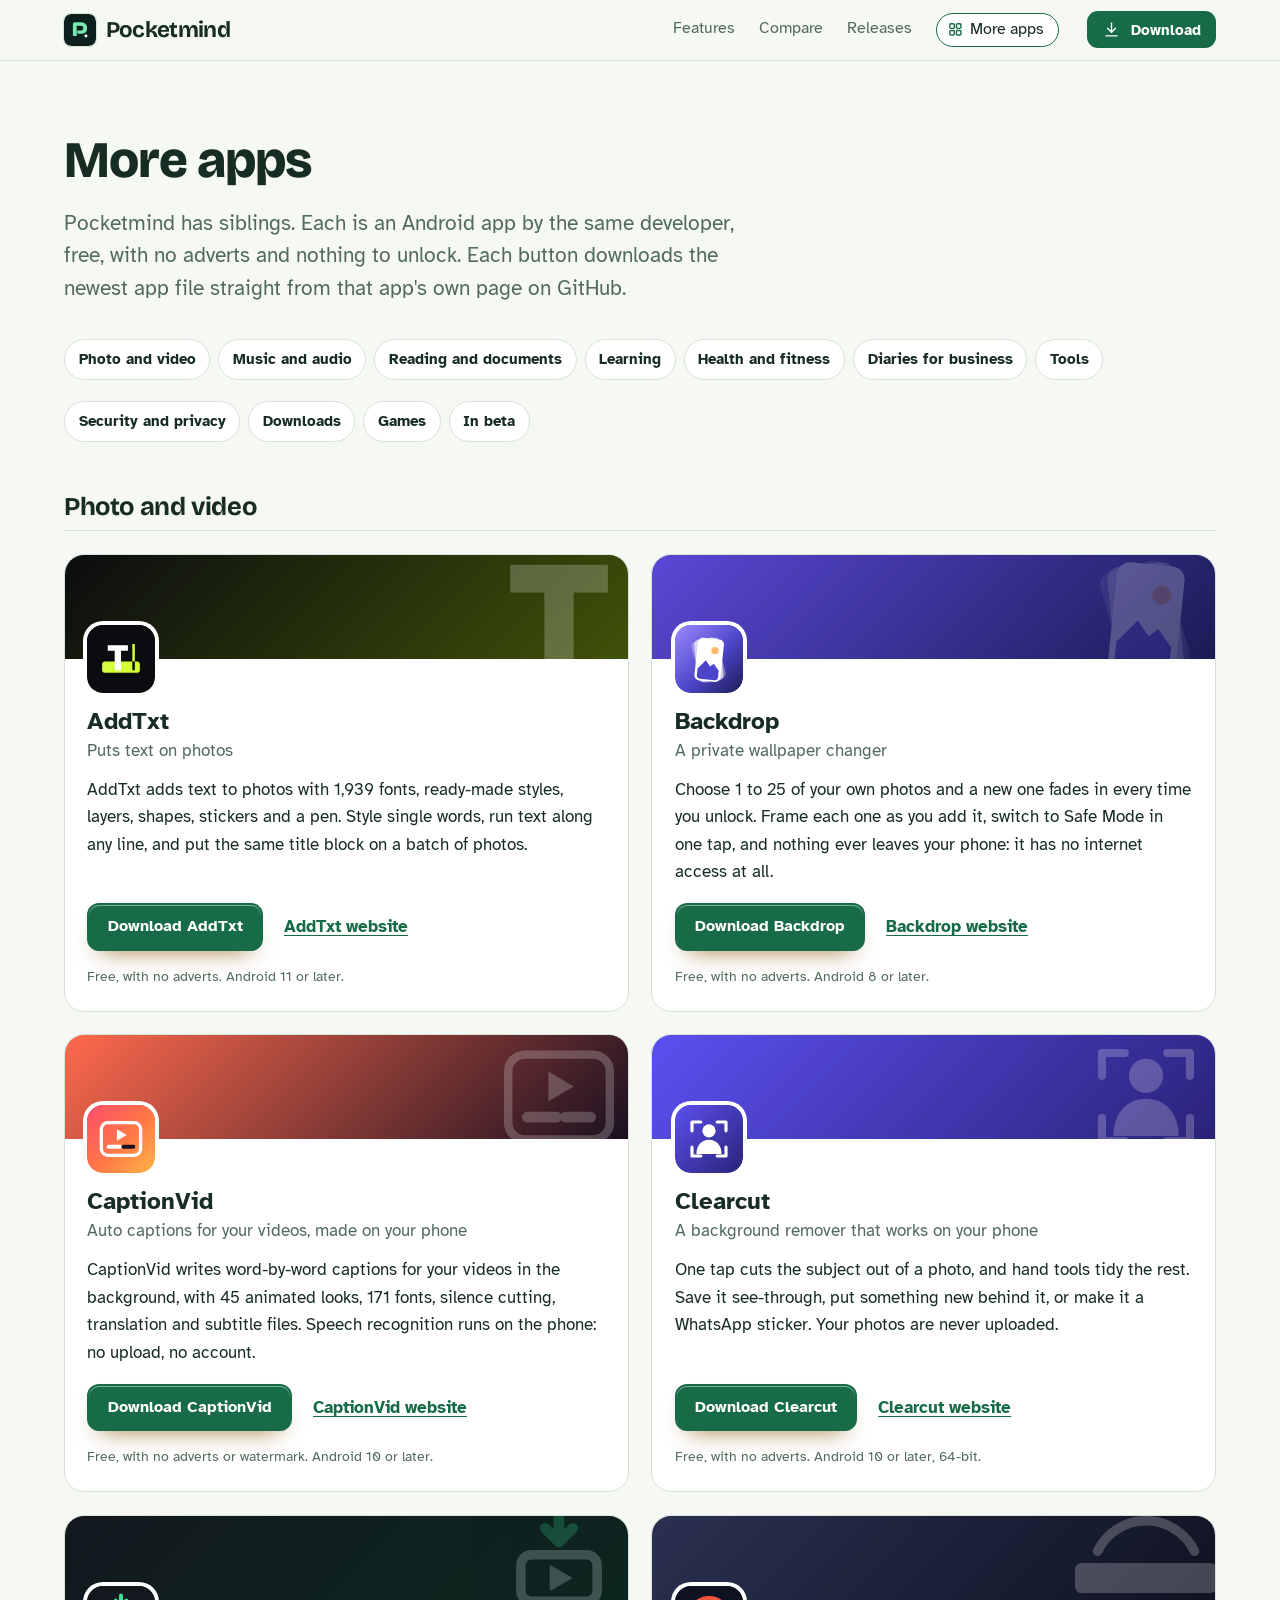
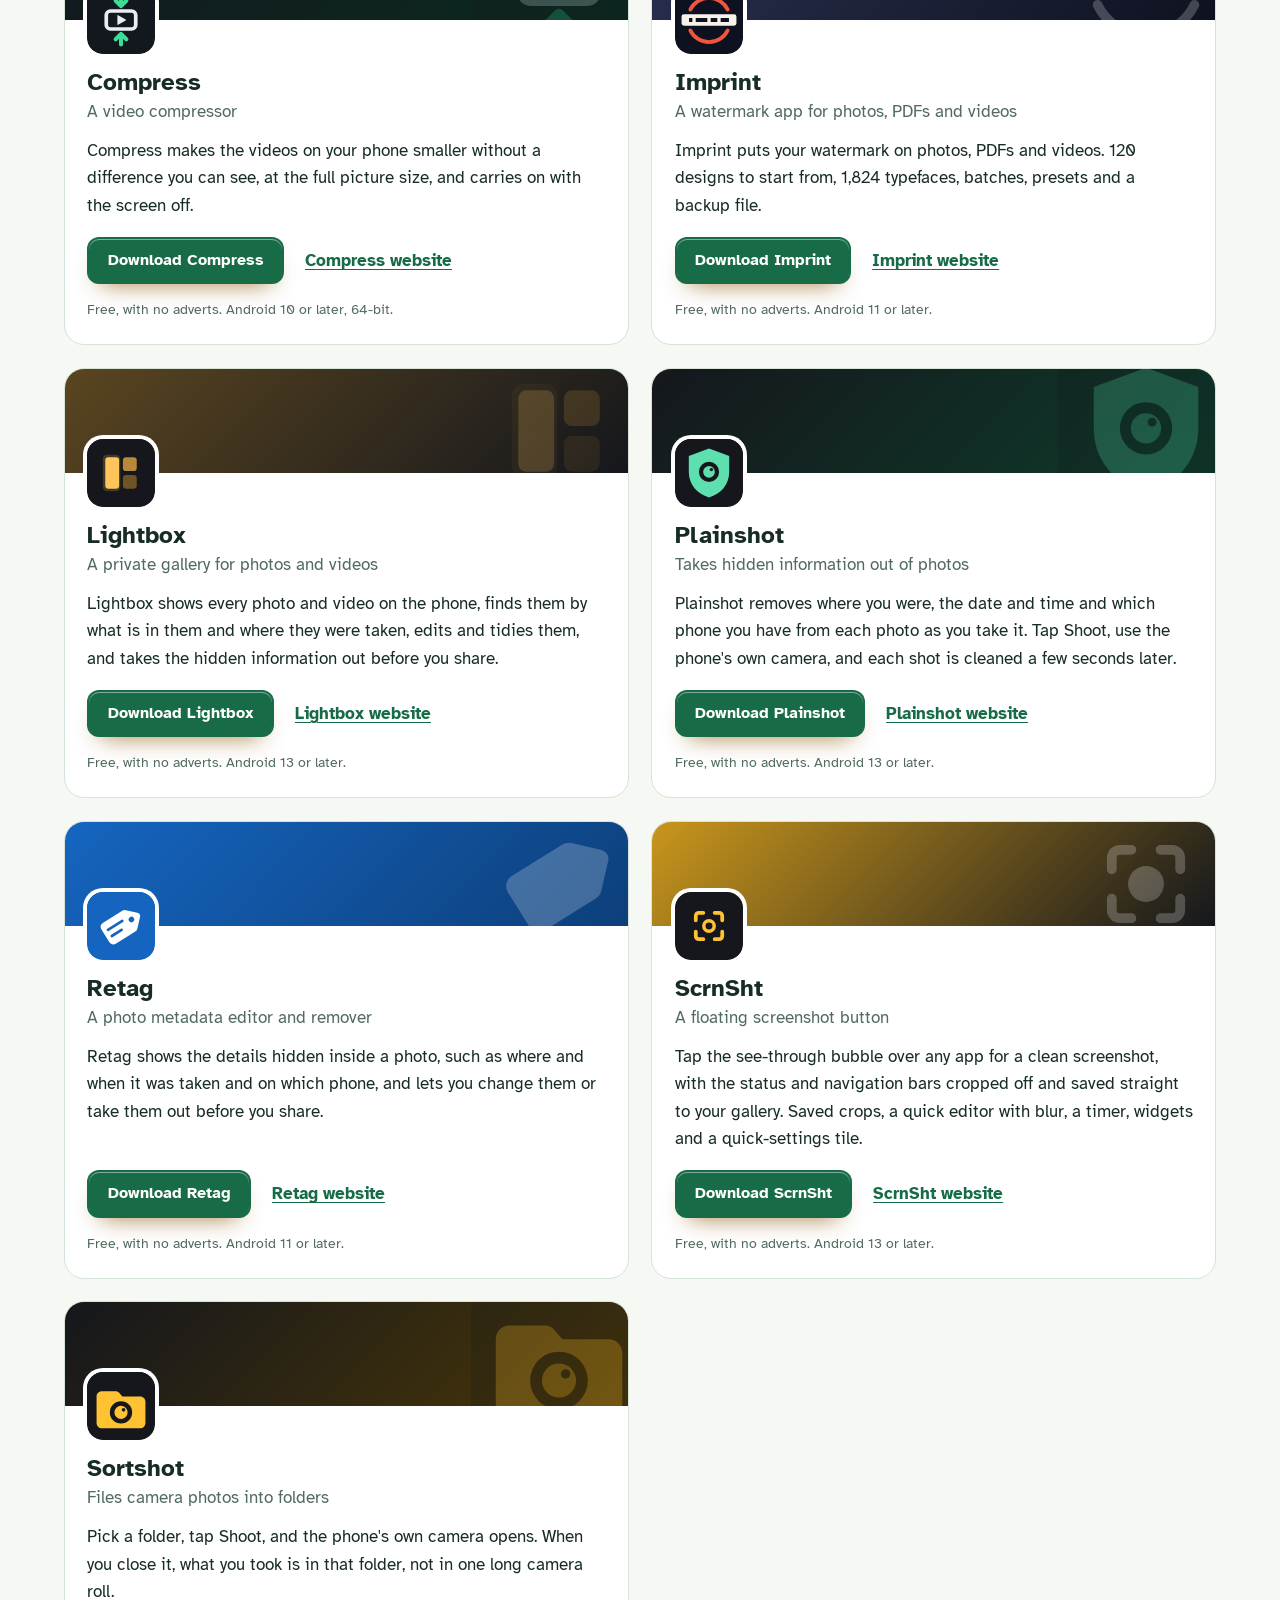
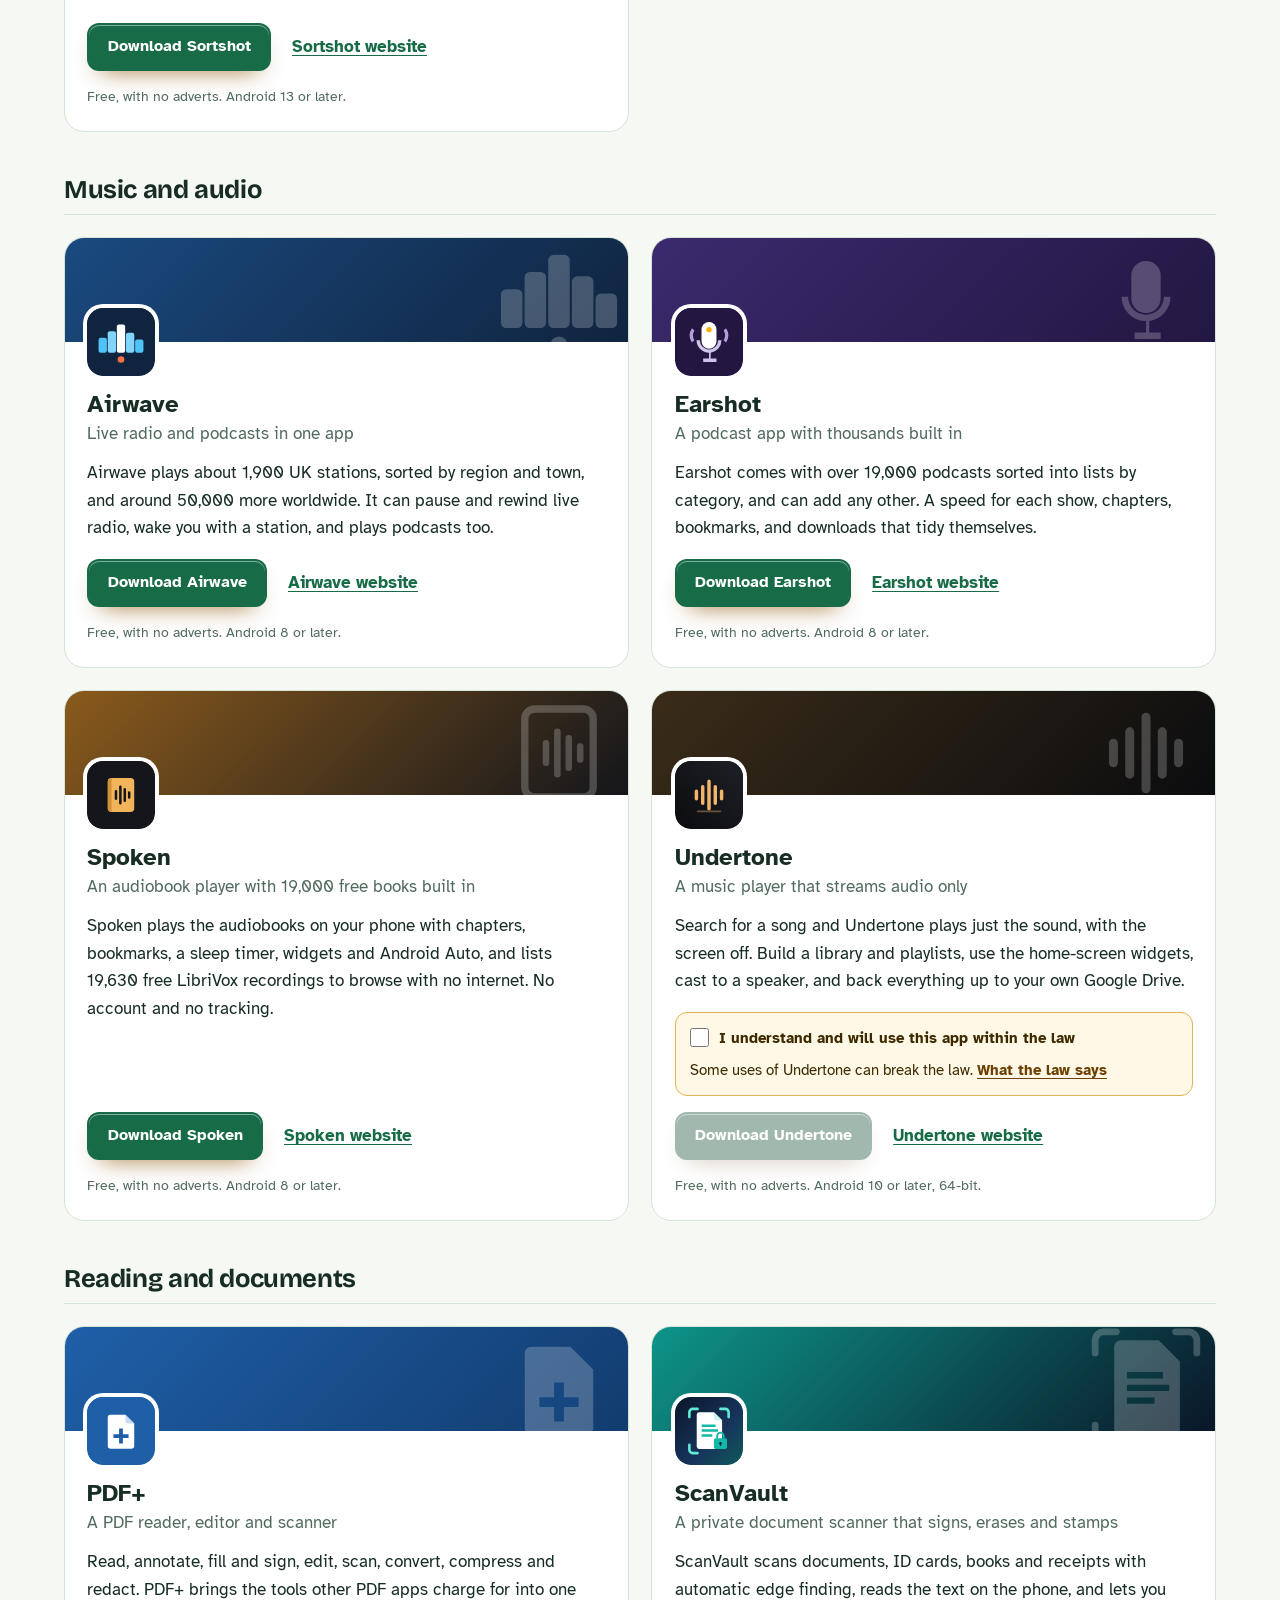
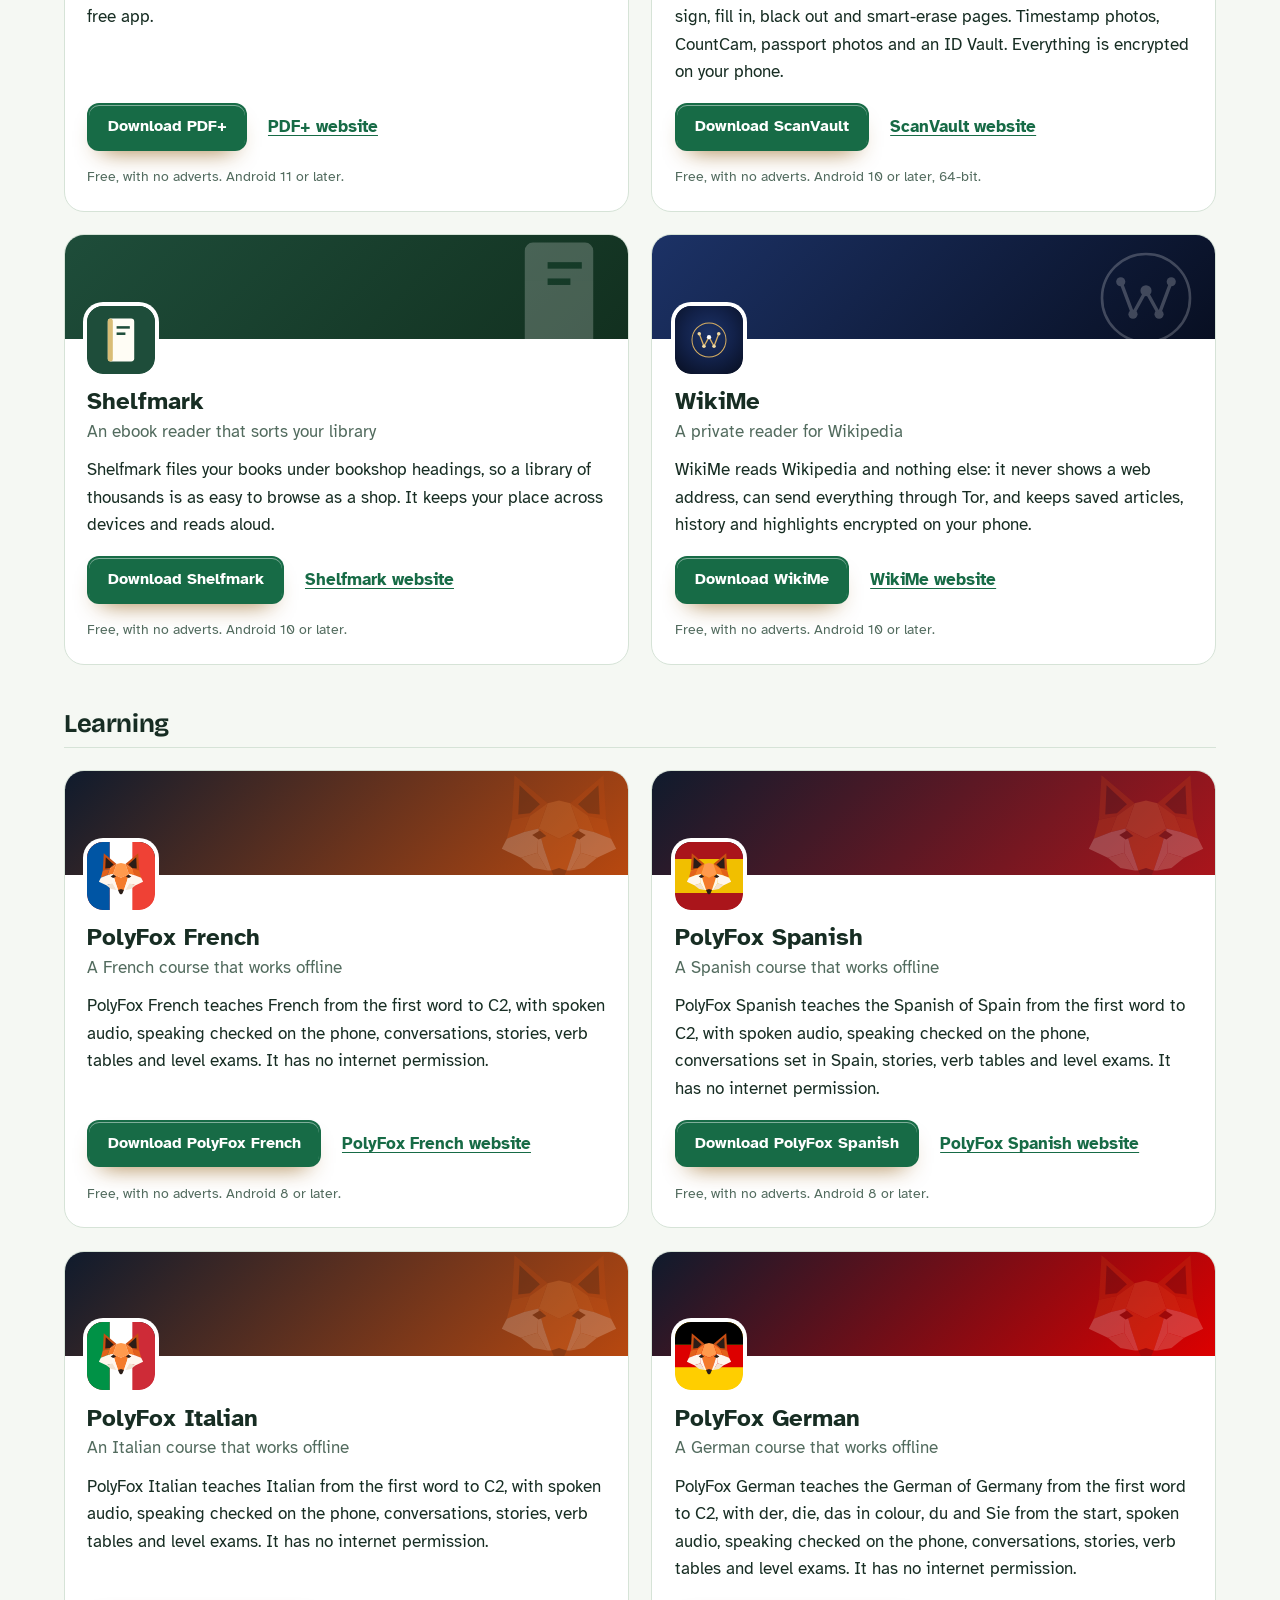
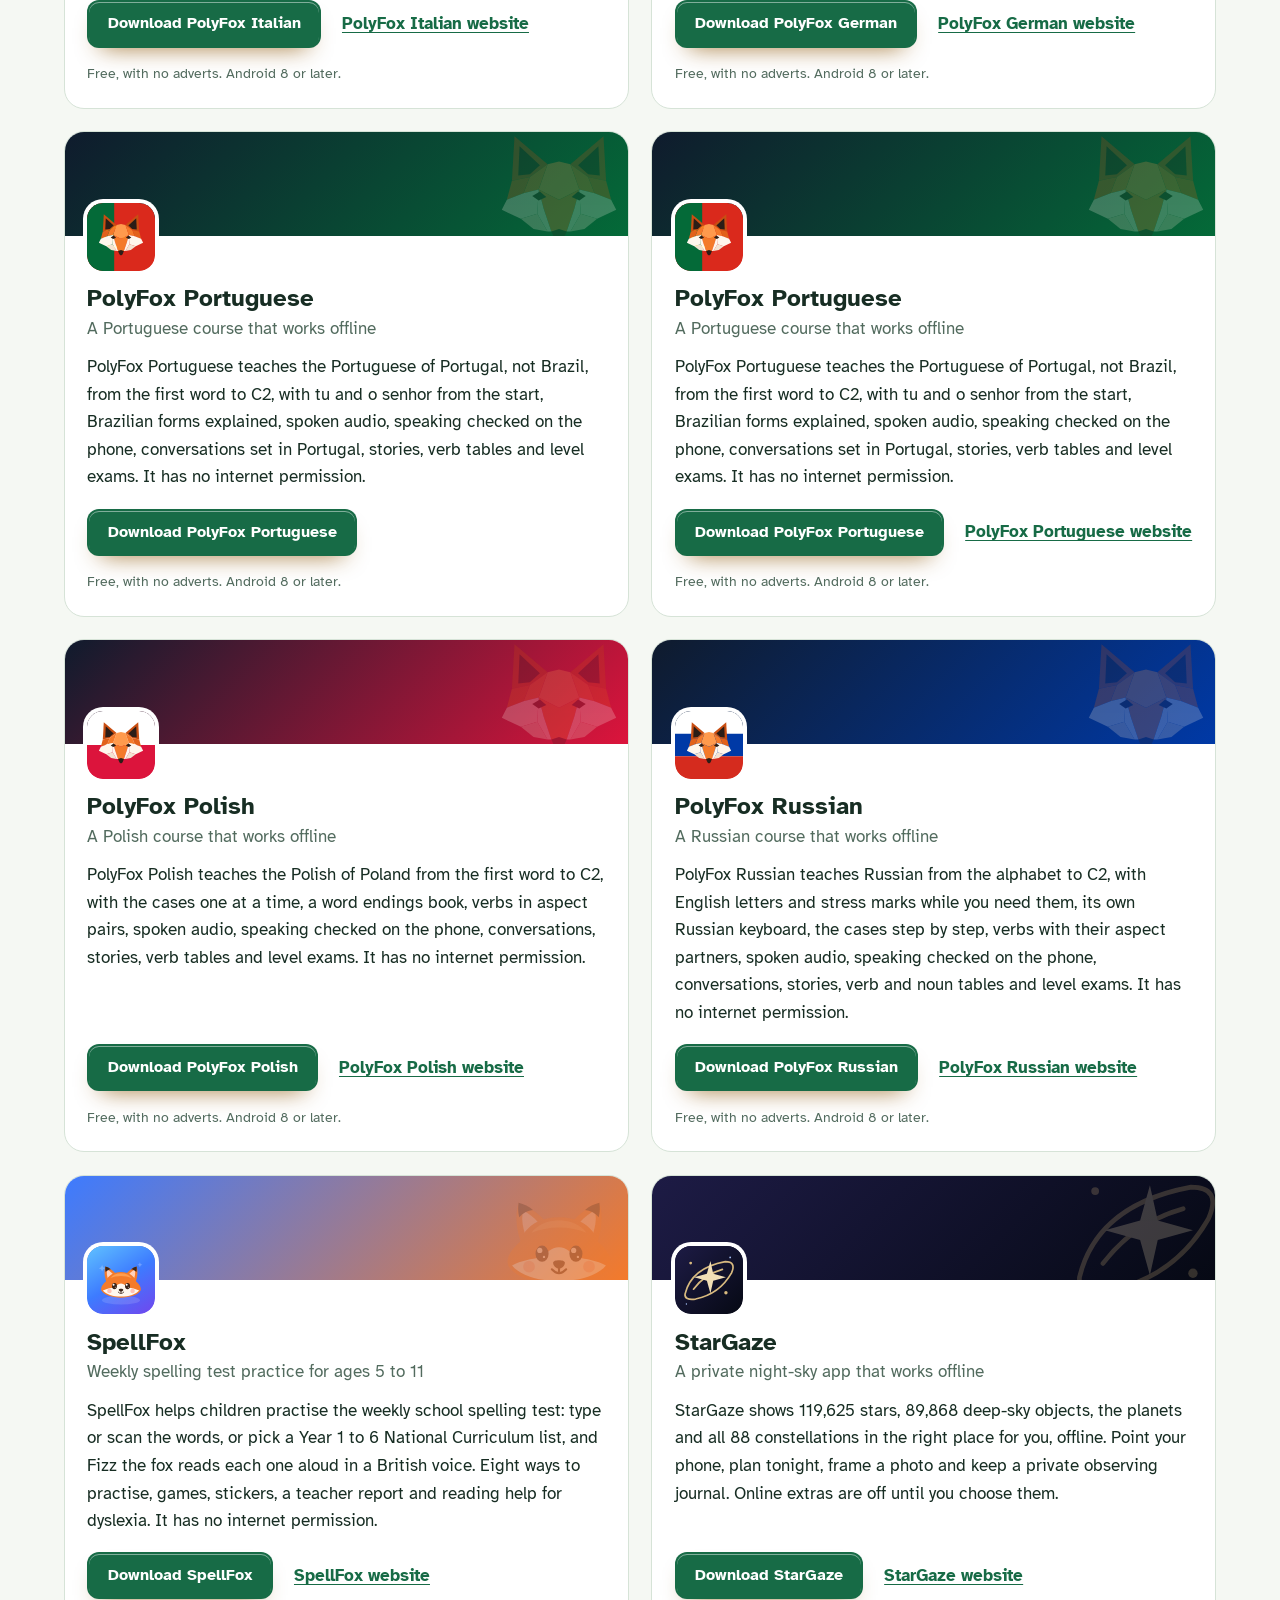
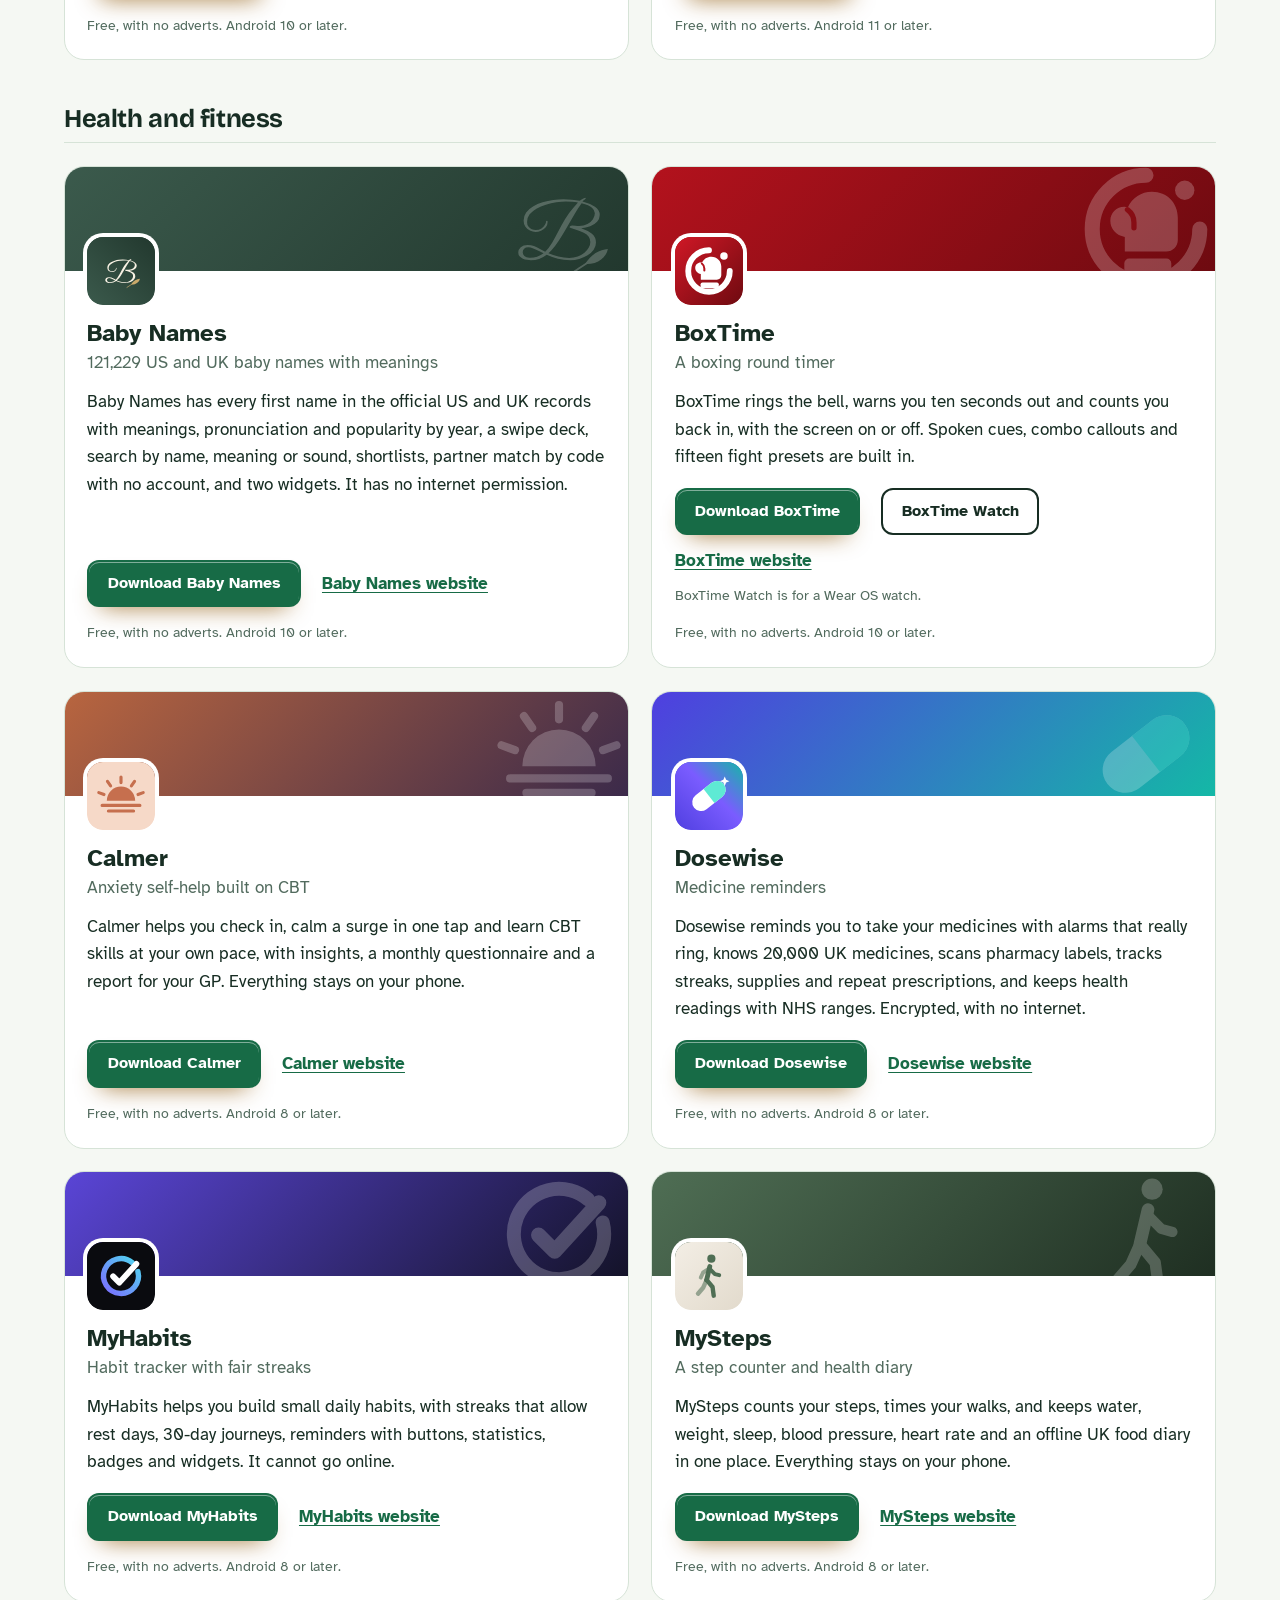
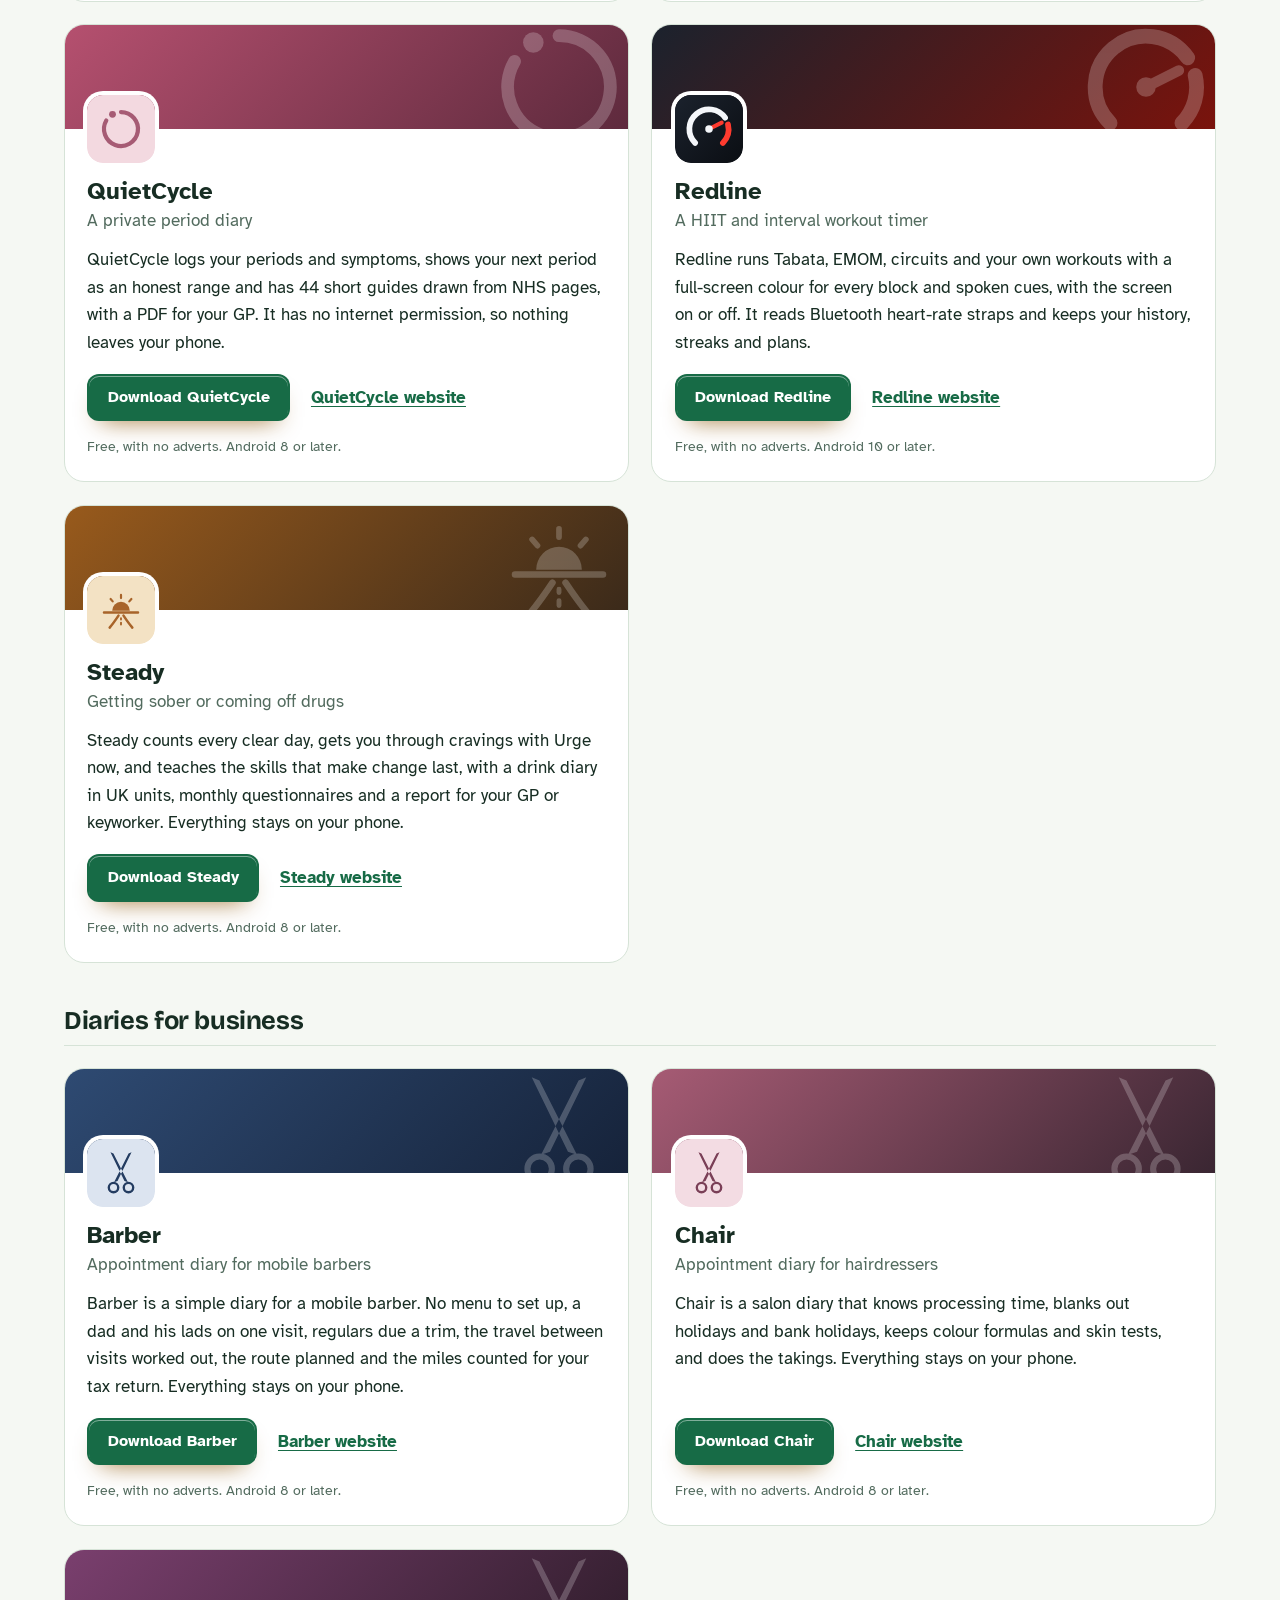
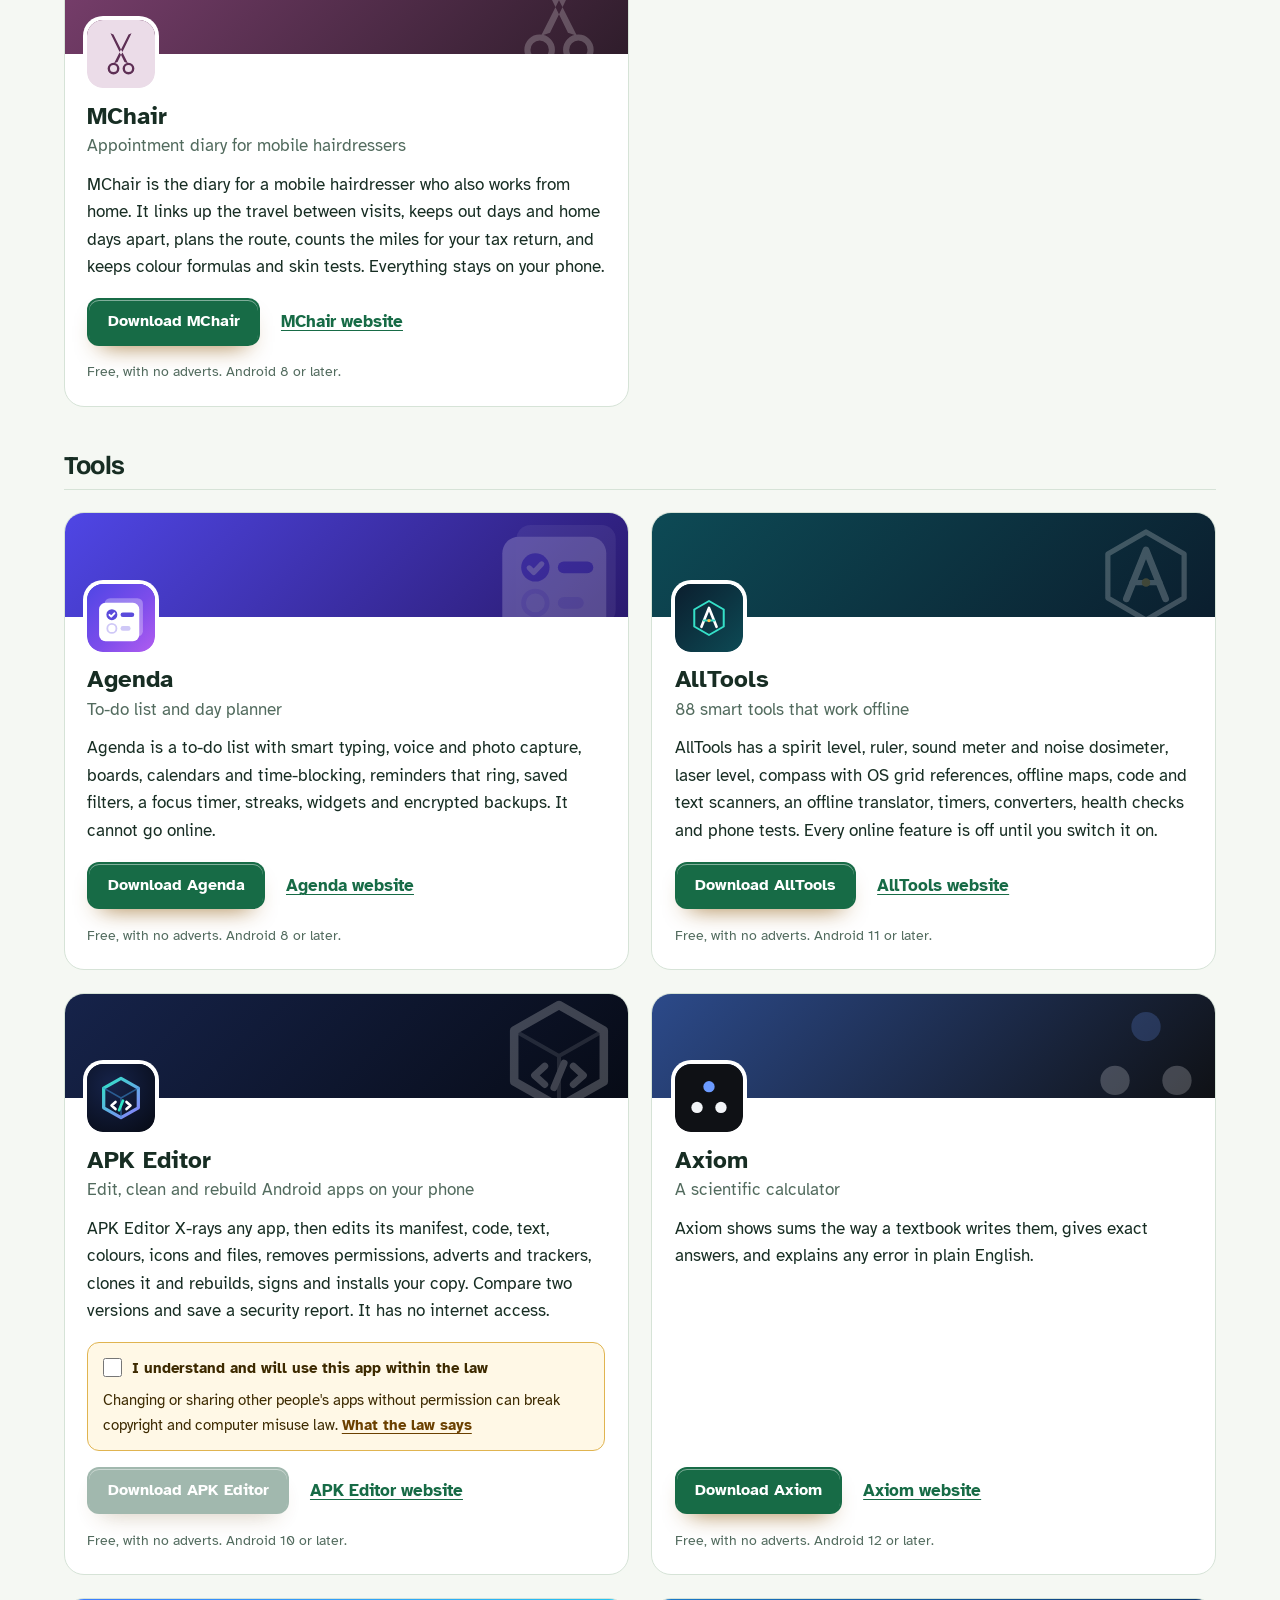
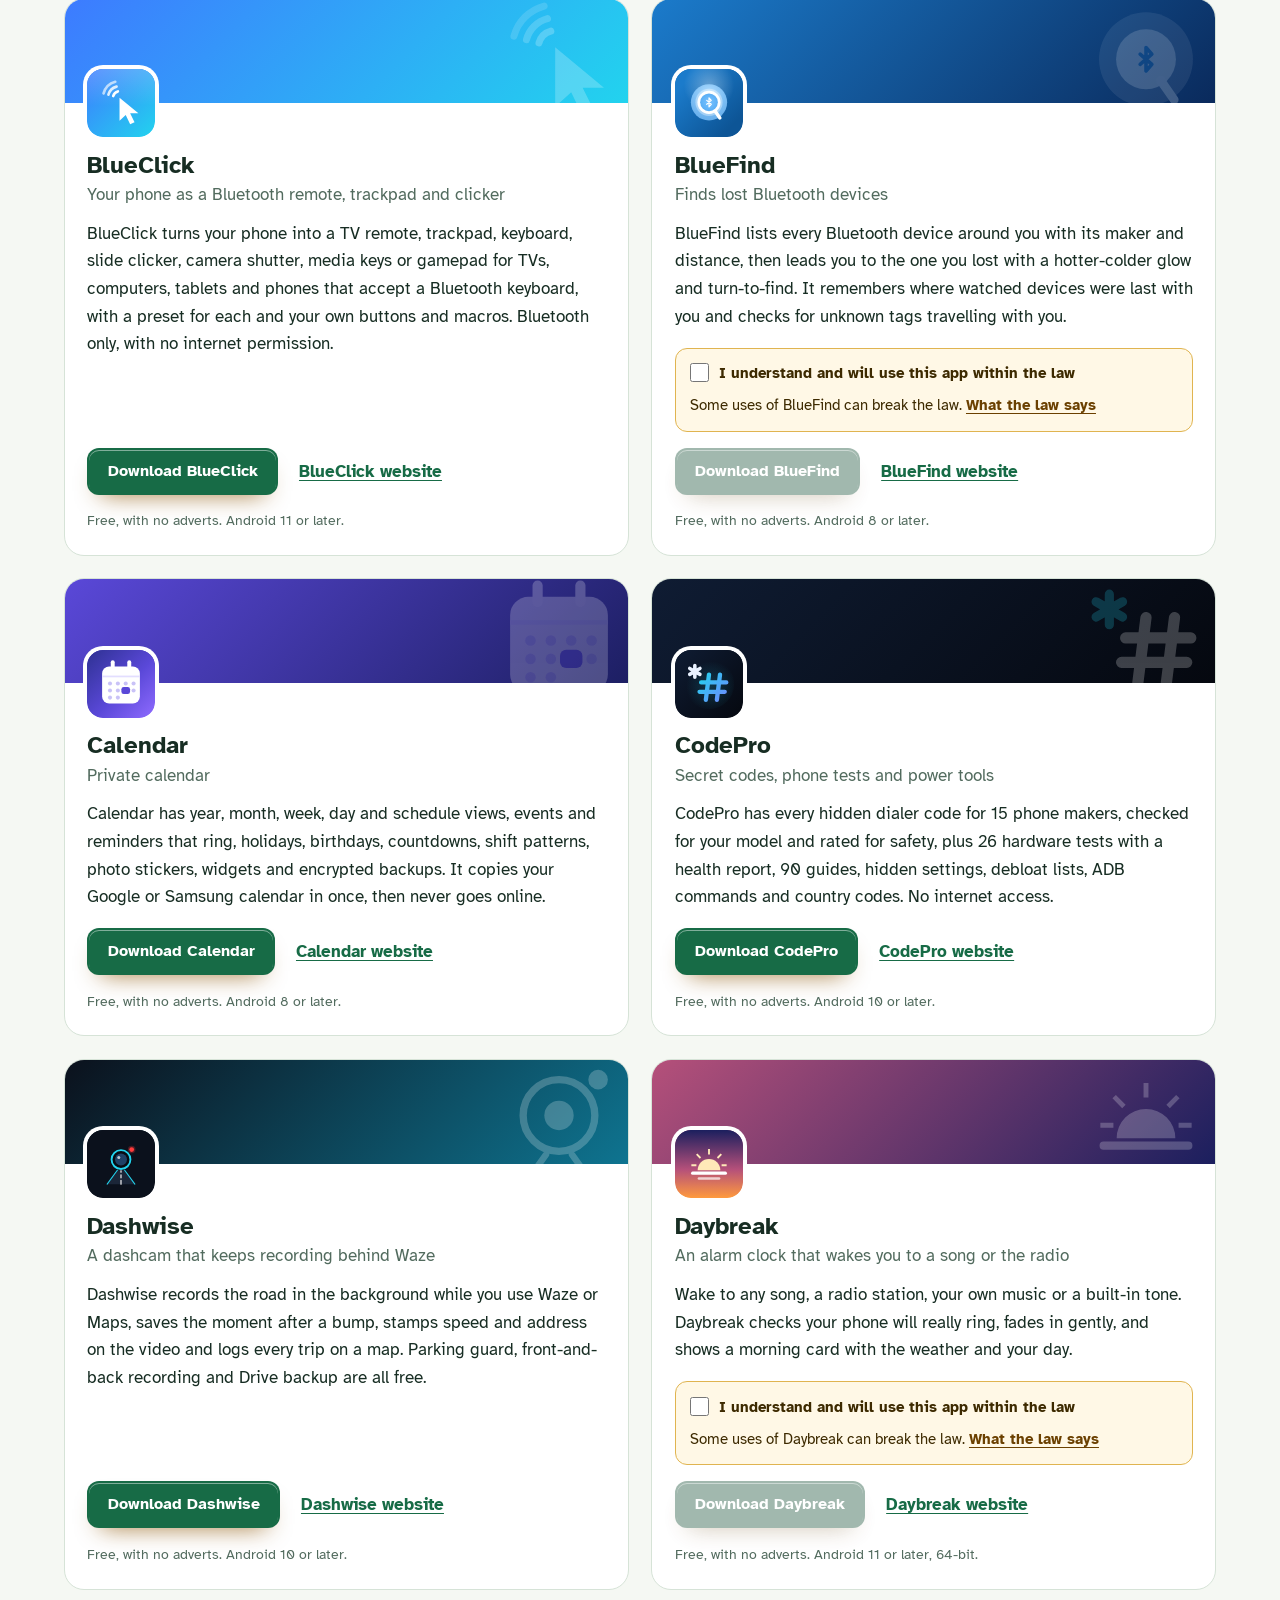
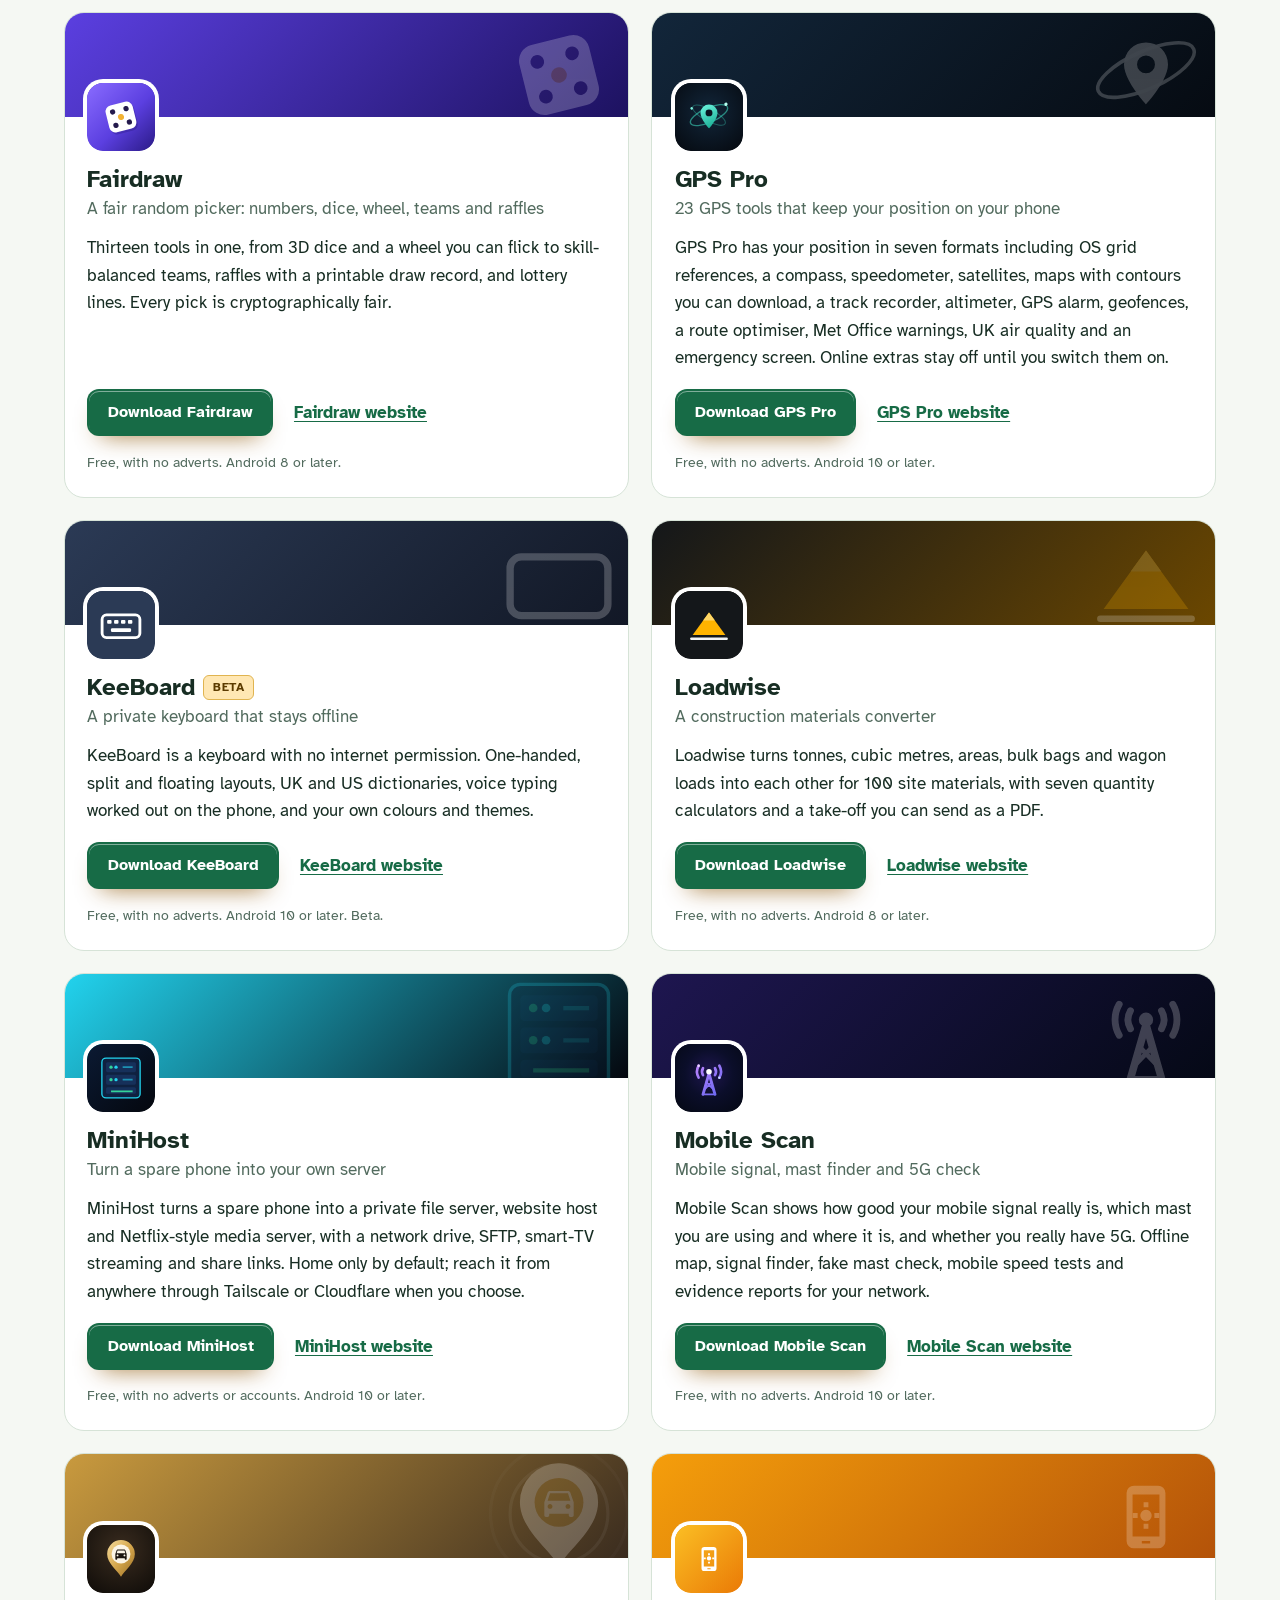
<file: more-apps.html>
<!DOCTYPE html>
<html lang="en-GB">
<head>
<meta charset="utf-8">
<meta name="viewport" content="width=device-width, initial-scale=1">
<title>More free Android apps from the maker of Pocketmind</title>
<meta name="description" content="All 99 free Android apps from the maker of Pocketmind, in one list by category, each with its download and a link to its website.">
<meta name="author" content="Jonathan Jackson">
<link rel="canonical" href="https://customgpter.github.io/pocketmind/more-apps.html">
<meta name="theme-color" content="#f5f8f3" media="(prefers-color-scheme: light)">
<meta name="theme-color" content="#0a1414" media="(prefers-color-scheme: dark)">
<meta property="og:type" content="website">
<meta property="og:site_name" content="Pocketmind">
<meta property="og:title" content="More free Android apps from the maker of Pocketmind">
<meta property="og:description" content="All 99 free Android apps from the maker of Pocketmind, in one list by category, each with its download and a link to its website.">
<meta property="og:url" content="https://customgpter.github.io/pocketmind/more-apps.html">
<meta property="og:image" content="https://customgpter.github.io/pocketmind/assets/og.png">
<meta property="og:image:width" content="1200">
<meta property="og:image:height" content="630">
<meta property="og:image:alt" content="Pocketmind&#x27;s chat screen: a question about planning a busy week and a step-by-step reply, answered on the phone">
<meta property="og:locale" content="en_GB">
<meta name="twitter:card" content="summary_large_image">
<link rel="icon" href="./assets/favicon.svg" type="image/svg+xml">
<link rel="apple-touch-icon" href="./assets/apple-touch-icon.png">
<link rel="preload" href="./assets/fonts/bricolage-grotesque-latin.woff2" as="font" type="font/woff2" crossorigin>
<link rel="preload" href="./assets/fonts/atkinson-hyperlegible-latin-400-normal.woff2" as="font" type="font/woff2" crossorigin>
<link rel="stylesheet" href="./assets/site.css?v=1">
<link rel="stylesheet" href="./assets/house.css?v=1">
<script type="application/ld+json">{"@context":"https://schema.org","@type":"ItemList","name":"Apps from the maker of Pocketmind","url":"https://customgpter.github.io/pocketmind/more-apps.html","itemListElement":[{"@type":"ListItem","position":1,"name":"AddTxt","url":"https://customgpter.github.io/addtxt/"},{"@type":"ListItem","position":2,"name":"Backdrop","url":"https://customgpter.github.io/backdrop/"},{"@type":"ListItem","position":3,"name":"CaptionVid","url":"https://customgpter.github.io/captionvid/"},{"@type":"ListItem","position":4,"name":"Clearcut","url":"https://customgpter.github.io/clearcut/"},{"@type":"ListItem","position":5,"name":"Compress","url":"https://customgpter.github.io/compress/"},{"@type":"ListItem","position":6,"name":"Imprint","url":"https://customgpter.github.io/imprint/"},{"@type":"ListItem","position":7,"name":"Lightbox","url":"https://customgpter.github.io/lightbox/"},{"@type":"ListItem","position":8,"name":"Plainshot","url":"https://customgpter.github.io/plainshot/"},{"@type":"ListItem","position":9,"name":"Retag","url":"https://customgpter.github.io/retag/"},{"@type":"ListItem","position":10,"name":"ScrnSht","url":"https://customgpter.github.io/scrnsht/"},{"@type":"ListItem","position":11,"name":"Sortshot","url":"https://customgpter.github.io/sortshot/"},{"@type":"ListItem","position":12,"name":"Airwave","url":"https://customgpter.github.io/airwave/"},{"@type":"ListItem","position":13,"name":"Earshot","url":"https://customgpter.github.io/earshot/"},{"@type":"ListItem","position":14,"name":"Spoken","url":"https://customgpter.github.io/spoken/"},{"@type":"ListItem","position":15,"name":"Undertone","url":"https://customgpter.github.io/undertone/"},{"@type":"ListItem","position":16,"name":"PDF+","url":"https://customgpter.github.io/pdfplus/"},{"@type":"ListItem","position":17,"name":"ScanVault","url":"https://customgpter.github.io/scanvault/"},{"@type":"ListItem","position":18,"name":"Shelfmark","url":"https://customgpter.github.io/shelfmark/"},{"@type":"ListItem","position":19,"name":"WikiMe","url":"https://customgpter.github.io/wikime/"},{"@type":"ListItem","position":20,"name":"PolyFox French","url":"https://customgpter.github.io/polyfox/"},{"@type":"ListItem","position":21,"name":"PolyFox German","url":"https://customgpter.github.io/polyfox-german/"},{"@type":"ListItem","position":22,"name":"PolyFox Portuguese","url":"https://customgpter.github.io/polyfox-portuguese/"},{"@type":"ListItem","position":23,"name":"PolyFox Polish","url":"https://customgpter.github.io/polyfox-polish/"},{"@type":"ListItem","position":24,"name":"PolyFox Russian","url":"https://customgpter.github.io/polyfox-russian/"},{"@type":"ListItem","position":25,"name":"SpellFox","url":"https://customgpter.github.io/spellfox/"},{"@type":"ListItem","position":26,"name":"StarGaze","url":"https://customgpter.github.io/stargaze/"},{"@type":"ListItem","position":27,"name":"Baby Names","url":"https://customgpter.github.io/babynames/"},{"@type":"ListItem","position":28,"name":"BoxTime","url":"https://customgpter.github.io/boxtime/"},{"@type":"ListItem","position":29,"name":"Calmer","url":"https://customgpter.github.io/calmer/"},{"@type":"ListItem","position":30,"name":"Dosewise","url":"https://customgpter.github.io/dosewise/"},{"@type":"ListItem","position":31,"name":"MyHabits","url":"https://customgpter.github.io/myhabits/"},{"@type":"ListItem","position":32,"name":"MySteps","url":"https://customgpter.github.io/mysteps/"},{"@type":"ListItem","position":33,"name":"QuietCycle","url":"https://customgpter.github.io/quietcycle/"},{"@type":"ListItem","position":34,"name":"Redline","url":"https://customgpter.github.io/redline/"},{"@type":"ListItem","position":35,"name":"Steady","url":"https://customgpter.github.io/steady/"},{"@type":"ListItem","position":36,"name":"Barber","url":"https://customgpter.github.io/barber/"},{"@type":"ListItem","position":37,"name":"Chair","url":"https://customgpter.github.io/chair/"},{"@type":"ListItem","position":38,"name":"MChair","url":"https://customgpter.github.io/mchair/"},{"@type":"ListItem","position":39,"name":"Agenda","url":"https://customgpter.github.io/agenda/"},{"@type":"ListItem","position":40,"name":"AllTools","url":"https://customgpter.github.io/alltools/"},{"@type":"ListItem","position":41,"name":"APK Editor","url":"https://customgpter.github.io/apkeditor/"},{"@type":"ListItem","position":42,"name":"Axiom","url":"https://customgpter.github.io/axiom/"},{"@type":"ListItem","position":43,"name":"BlueClick","url":"https://customgpter.github.io/blueclick/"},{"@type":"ListItem","position":44,"name":"BlueFind","url":"https://customgpter.github.io/bluefind/"},{"@type":"ListItem","position":45,"name":"Calendar","url":"https://customgpter.github.io/calendar/"},{"@type":"ListItem","position":46,"name":"CodePro","url":"https://customgpter.github.io/codepro/"},{"@type":"ListItem","position":47,"name":"Dashwise","url":"https://customgpter.github.io/dashwise/"},{"@type":"ListItem","position":48,"name":"Daybreak","url":"https://customgpter.github.io/daybreak/"},{"@type":"ListItem","position":49,"name":"Fairdraw","url":"https://customgpter.github.io/fairdraw/"},{"@type":"ListItem","position":50,"name":"GPS Pro","url":"https://customgpter.github.io/gpspro/"},{"@type":"ListItem","position":51,"name":"KeeBoard","url":"https://customgpter.github.io/keeboard/"},{"@type":"ListItem","position":52,"name":"Loadwise","url":"https://customgpter.github.io/loadwise/"},{"@type":"ListItem","position":53,"name":"MiniHost","url":"https://customgpter.github.io/minihost/"},{"@type":"ListItem","position":54,"name":"Mobile Scan","url":"https://customgpter.github.io/mobilescan/"},{"@type":"ListItem","position":55,"name":"Parkwise","url":"https://customgpter.github.io/parkwise/"},{"@type":"ListItem","position":56,"name":"Pocketmind","url":"https://customgpter.github.io/pocketmind/"},{"@type":"ListItem","position":57,"name":"Refine","url":"https://customgpter.github.io/refine/"},{"@type":"ListItem","position":58,"name":"Shiftwise","url":"https://customgpter.github.io/shiftwise/"},{"@type":"ListItem","position":59,"name":"SimpleCalc","url":"https://customgpter.github.io/simplecalc/"},{"@type":"ListItem","position":60,"name":"Skyline","url":"https://customgpter.github.io/skyline/"},{"@type":"ListItem","position":61,"name":"Slipway","url":"https://customgpter.github.io/slipway/"},{"@type":"ListItem","position":62,"name":"Tagger","url":"https://customgpter.github.io/tagger/"},{"@type":"ListItem","position":63,"name":"TotalClean","url":"https://customgpter.github.io/totalclean/"},{"@type":"ListItem","position":64,"name":"TVLink","url":"https://customgpter.github.io/tvlink/"},{"@type":"ListItem","position":65,"name":"Unbox","url":"https://customgpter.github.io/unbox/"},{"@type":"ListItem","position":66,"name":"WhatsKeep","url":"https://customgpter.github.io/whatskeep/"},{"@type":"ListItem","position":67,"name":"WiFi Scan","url":"https://customgpter.github.io/wifiscan/"},{"@type":"ListItem","position":68,"name":"Auditly","url":"https://customgpter.github.io/auditly/"},{"@type":"ListItem","position":69,"name":"Backchannel","url":"https://customgpter.github.io/backchannel/"},{"@type":"ListItem","position":70,"name":"ENotes","url":"https://customgpter.github.io/enotes/"},{"@type":"ListItem","position":71,"name":"FindMe","url":"https://customgpter.github.io/findme/"},{"@type":"ListItem","position":72,"name":"iLock","url":"https://customgpter.github.io/ilock/"},{"@type":"ListItem","position":73,"name":"ImSafe","url":"https://customgpter.github.io/imsafe/"},{"@type":"ListItem","position":74,"name":"IShred","url":"https://customgpter.github.io/ishred/"},{"@type":"ListItem","position":75,"name":"LockBox","url":"https://customgpter.github.io/lockbox/"},{"@type":"ListItem","position":76,"name":"PassVault","url":"https://customgpter.github.io/passvault/"},{"@type":"ListItem","position":77,"name":"SpyFind","url":"https://customgpter.github.io/spyfind/"},{"@type":"ListItem","position":78,"name":"TextWipe","url":"https://customgpter.github.io/textwipe/"},{"@type":"ListItem","position":79,"name":"Tracewire","url":"https://customgpter.github.io/tracewire/"},{"@type":"ListItem","position":80,"name":"Vigil","url":"https://customgpter.github.io/vigil/"},{"@type":"ListItem","position":81,"name":"Grab","url":"https://customgpter.github.io/grab/"},{"@type":"ListItem","position":82,"name":"Swarm","url":"https://customgpter.github.io/swarm/"},{"@type":"ListItem","position":83,"name":"Plane Games","url":"https://customgpter.github.io/plane-games/"},{"@type":"ListItem","position":84,"name":"Ninefold","url":"https://customgpter.github.io/ninefold/"},{"@type":"ListItem","position":85,"name":"Cubewise","url":"https://customgpter.github.io/cubewise/"},{"@type":"ListItem","position":86,"name":"Tilewise","url":"https://customgpter.github.io/tilewise/"},{"@type":"ListItem","position":87,"name":"Letterwise","url":"https://customgpter.github.io/letterwise/"},{"@type":"ListItem","position":88,"name":"Kingside","url":"https://customgpter.github.io/kingside/"},{"@type":"ListItem","position":89,"name":"Deckhand","url":"https://customgpter.github.io/deckhand/"},{"@type":"ListItem","position":90,"name":"SNESForge","url":"https://customgpter.github.io/snesforge/"},{"@type":"ListItem","position":91,"name":"Fame Boy","url":"https://customgpter.github.io/fameboy/"},{"@type":"ListItem","position":92,"name":"PSPPro","url":"https://customgpter.github.io/psppro/"},{"@type":"ListItem","position":93,"name":"MegaGen","url":"https://customgpter.github.io/megagen/"},{"@type":"ListItem","position":94,"name":"QVR","url":"https://customgpter.github.io/qvr/"},{"@type":"ListItem","position":95,"name":"QVR Watch","url":"https://customgpter.github.io/qvr-watch/"},{"@type":"ListItem","position":96,"name":"QVRLite","url":"https://customgpter.github.io/qvrlite/"},{"@type":"ListItem","position":97,"name":"Onionz","url":"https://customgpter.github.io/onionz/"},{"@type":"ListItem","position":98,"name":"OnionzWeb","url":"https://customgpter.github.io/onionzweb/"}]}</script>
<link rel="stylesheet" href="./assets/apps-list.css?v=1">
<script src="./assets/apps-list.js?v=1" defer></script>
</head>
<body>
<a class="skip" href="#main">Skip to content</a>
<header class="masthead">
<div class="wrap">
<a class="brand" href="./" aria-label="Pocketmind home"><svg viewBox="0 0 108 108" aria-hidden="true"><rect width="108" height="108" rx="24" fill="#0C201D"/><path fill="#79E5B0" d="M30,74L30,35Q30,28 37,28L56,28Q78,28 78,48Q78,67 56,67L45,67L45,56L55,56Q65,56 65,48Q65,40 55,40L43,40L43,74Z"/><circle cx="74" cy="74" r="5" fill="#FFFFFF"/></svg><span>Pocketmind</span></a>
<nav aria-label="Main"><ul><li><a href="./#features">Features</a></li><li><a href="./compare.html">Compare</a></li><li><a href="./releases.html">Releases</a></li><li><a class="more-apps" href="./more-apps.html" aria-current="page"><svg class="ico" viewBox="0 0 24 24" aria-hidden="true"><rect x="4" y="4" width="6.5" height="6.5" rx="1.6"/><rect x="13.5" y="4" width="6.5" height="6.5" rx="1.6"/><rect x="4" y="13.5" width="6.5" height="6.5" rx="1.6"/><rect x="13.5" y="13.5" width="6.5" height="6.5" rx="1.6"/></svg>More apps</a></li></ul></nav>
<a class="button small" href="https://github.com/CustomGPTer/pocketmind/releases/latest/download/Pocketmind.apk"><svg class="ico" viewBox="0 0 24 24" aria-hidden="true"><path d="M12 4v11"/><path d="M7 10.5l5 5 5-5"/><path d="M5 20h14"/></svg>Download</a>
</div>
</header>
<main id="main" class="doc">
<div class="wrap">
<div class="measure">
<h1>More apps</h1>
<p class="lede">Pocketmind has siblings. Each is an Android app by the same developer, free, with no adverts and nothing to unlock. Each button downloads the newest app file straight from that app's own page on GitHub.</p>
</div>
<!-- apps:start -->
<nav class="mapps-jump" aria-label="App groups"><ul><li><a href="#apps-photo">Photo and video</a></li><li><a href="#apps-audio">Music and audio</a></li><li><a href="#apps-reading">Reading and documents</a></li><li><a href="#apps-learning">Learning</a></li><li><a href="#apps-health">Health and fitness</a></li><li><a href="#apps-diaries">Diaries for business</a></li><li><a href="#apps-tools">Tools</a></li><li><a href="#apps-security">Security and privacy</a></li><li><a href="#apps-downloads">Downloads</a></li><li><a href="#apps-games">Games</a></li><li><a href="#apps-testing">In beta</a></li></ul></nav>
<div class="mapps-group" role="group" aria-labelledby="apps-photo"><h2 class="mapps-cat" id="apps-photo">Photo and video</h2>
<ul class="mapps"><li class="mapp" style="--b:#0b0c0f;--b2:#3f5208"><div class="mapp-cover" aria-hidden="true"><svg viewBox="0 0 108 108"><path fill="#fff" d="M24 22h60v17H63v49H45V39H24z"/></svg></div><div class="mapp-body"><svg class="mapp-icon" viewBox="0 0 108 108" aria-hidden="true"><rect width="108" height="108" rx="24" fill="#0b0c0f"/><path fill="#d4ff3a" d="M29 58h50a5 5 0 0 1 5 5v8a5 5 0 0 1-5 5H29a5 5 0 0 1-5-5v-8a5 5 0 0 1 5-5z"/><path fill="#fff" d="M33 32h32v9H54v31H44V41H33z"/><path fill="#d4ff3a" d="M72 30h4v28h-4z"/><path fill="#0b0c0f" d="M72 58h4v14h-4z"/></svg><h3>AddTxt</h3><p class="mapp-kind">Puts text on photos</p><p class="mapp-say">AddTxt adds text to photos with 1,939 fonts, ready-made styles, layers, shapes, stickers and a pen. Style single words, run text along any line, and put the same title block on a batch of photos.</p><p class="mapp-go"><a class="button" href="https://github.com/CustomGPTer/addtxt/releases/latest/download/AddTxt.apk">Download AddTxt</a><a class="mapp-site" href="https://customgpter.github.io/addtxt/">AddTxt website</a></p><p class="mapp-needs">Free, with no adverts. Android 11 or later.</p></div></li>
<li class="mapp" style="--b:#5a48d6;--b2:#1a1c55"><div class="mapp-cover" aria-hidden="true"><svg viewBox="0 0 108 108"><g transform="translate(54 58) scale(1.3) translate(-54 -58)"><rect x="38" y="30" width="32" height="52" rx="6" fill="#fff" fill-opacity=".3" transform="rotate(-16 54 58)"/><rect x="38" y="30" width="32" height="52" rx="6" fill="#fff" fill-opacity=".6" transform="rotate(-6 54 58)"/><g transform="rotate(6 54 58)"><rect x="38" y="30" width="32" height="52" rx="6" fill="#fff"/><path d="M41 68l9-11 6 7 4-4 7 8v8a4 4 0 0 1-4 4H45a4 4 0 0 1-4-4z" fill="#4d45c9"/><circle cx="60" cy="44" r="4.5" fill="#FFB86B"/></g></g></svg></div><div class="mapp-body"><svg class="mapp-icon" viewBox="0 0 108 108" aria-hidden="true"><defs><linearGradient id="i-backdrop-mapp-cc" x1="0" y1="0" x2="1" y2="1"><stop offset="0" stop-color="#9c8bff"/><stop offset=".55" stop-color="#4d45c9"/><stop offset="1" stop-color="#1a1c55"/></linearGradient></defs><rect width="108" height="108" rx="24" fill="url(#i-backdrop-mapp-cc)"/><g transform="translate(54 58) scale(1.3) translate(-54 -58)"><rect x="38" y="30" width="32" height="52" rx="6" fill="#fff" fill-opacity=".3" transform="rotate(-16 54 58)"/><rect x="38" y="30" width="32" height="52" rx="6" fill="#fff" fill-opacity=".6" transform="rotate(-6 54 58)"/><g transform="rotate(6 54 58)"><rect x="38" y="30" width="32" height="52" rx="6" fill="#fff"/><path d="M41 68l9-11 6 7 4-4 7 8v8a4 4 0 0 1-4 4H45a4 4 0 0 1-4-4z" fill="#4d45c9"/><circle cx="60" cy="44" r="4.5" fill="#FFB86B"/></g></g></svg><h3>Backdrop</h3><p class="mapp-kind">A private wallpaper changer</p><p class="mapp-say">Choose 1 to 25 of your own photos and a new one fades in every time you unlock. Frame each one as you add it, switch to Safe Mode in one tap, and nothing ever leaves your phone: it has no internet access at all.</p><p class="mapp-go"><a class="button" href="https://github.com/CustomGPTer/backdrop/releases/latest/download/Backdrop.apk">Download Backdrop</a><a class="mapp-site" href="https://customgpter.github.io/backdrop/">Backdrop website</a></p><p class="mapp-needs">Free, with no adverts. Android 8 or later.</p></div></li>
<li class="mapp" style="--b:#ff6a4d;--b2:#1a1020"><div class="mapp-cover" aria-hidden="true"><svg viewBox="0 0 108 108"><g transform="translate(54 54) scale(1.3) translate(-54 -54)"><path d="M38,34 h32 a8,8 0 0 1 8,8 v24 a8,8 0 0 1 -8,8 h-32 a8,8 0 0 1 -8,-8 v-24 a8,8 0 0 1 8,-8 z" fill="none" stroke="#fff" stroke-width="4"/><path d="M49,42 L61,49 L49,56 Z" fill="#fff"/><path d="M39,61 h14 a2.5,2.5 0 0 1 0,5 h-14 a2.5,2.5 0 0 1 0,-5 z" fill="#fff"/><path d="M57,61 h12 a2.5,2.5 0 0 1 0,5 h-12 a2.5,2.5 0 0 1 0,-5 z" fill="#ffffff"/></g></svg></div><div class="mapp-body"><svg class="mapp-icon" viewBox="0 0 108 108" aria-hidden="true"><defs><linearGradient id="i-captionvid-cvbg" x1="0" y1="0" x2="1" y2="1"><stop offset="0" stop-color="#ff4d6d"/><stop offset=".55" stop-color="#ff7a45"/><stop offset="1" stop-color="#ffb547"/></linearGradient></defs><rect width="108" height="108" rx="24" fill="url(#i-captionvid-cvbg)"/><g transform="translate(54 54) scale(1.3) translate(-54 -54)"><path d="M38,34 h32 a8,8 0 0 1 8,8 v24 a8,8 0 0 1 -8,8 h-32 a8,8 0 0 1 -8,-8 v-24 a8,8 0 0 1 8,-8 z" fill="none" stroke="#fff" stroke-width="4"/><path d="M49,42 L61,49 L49,56 Z" fill="#fff"/><path d="M39,61 h14 a2.5,2.5 0 0 1 0,5 h-14 a2.5,2.5 0 0 1 0,-5 z" fill="#fff"/><path d="M57,61 h12 a2.5,2.5 0 0 1 0,5 h-12 a2.5,2.5 0 0 1 0,-5 z" fill="#1a1020"/></g></svg><h3>CaptionVid</h3><p class="mapp-kind">Auto captions for your videos, made on your phone</p><p class="mapp-say">CaptionVid writes word-by-word captions for your videos in the background, with 45 animated looks, 171 fonts, silence cutting, translation and subtitle files. Speech recognition runs on the phone: no upload, no account.</p><p class="mapp-go"><a class="button" href="https://github.com/CustomGPTer/captionvid/releases/latest/download/CaptionVid.apk">Download CaptionVid</a><a class="mapp-site" href="https://customgpter.github.io/captionvid/">CaptionVid website</a></p><p class="mapp-needs">Free, with no adverts or watermark. Android 10 or later.</p></div></li><li class="mapp" style="--b:#5b50f0;--b2:#2a2378"><div class="mapp-cover" aria-hidden="true"><svg viewBox="0 0 108 108"><circle cx="54" cy="41" r="10.5" fill="#fff"/><path d="M34 78c0-14.5 8.5-23 20-23s20 8.5 20 23z" fill="#fff"/><path d="M27 41V27h14M67 27h14v14M27 67v14h14M67 81h14V67" fill="none" stroke="#fff" stroke-width="5" stroke-linecap="round" stroke-linejoin="round"/></svg></div><div class="mapp-body"><svg class="mapp-icon" viewBox="0 0 108 108" aria-hidden="true"><defs><linearGradient id="i-clearcut-mapp-cc" x1="0" y1="0" x2="1" y2="1"><stop offset="0" stop-color="#5b50f0"/><stop offset="1" stop-color="#2a2378"/></linearGradient></defs><rect width="108" height="108" rx="24" fill="url(#i-clearcut-mapp-cc)"/><circle cx="54" cy="41" r="10.5" fill="#fff"/><path d="M34 78c0-14.5 8.5-23 20-23s20 8.5 20 23z" fill="#fff"/><path d="M27 41V27h14M67 27h14v14M27 67v14h14M67 81h14V67" fill="none" stroke="#fff" stroke-width="5" stroke-linecap="round" stroke-linejoin="round"/></svg><h3>Clearcut</h3><p class="mapp-kind">A background remover that works on your phone</p><p class="mapp-say">One tap cuts the subject out of a photo, and hand tools tidy the rest. Save it see-through, put something new behind it, or make it a WhatsApp sticker. Your photos are never uploaded.</p><p class="mapp-go"><a class="button" href="https://github.com/CustomGPTer/clearcut/releases/latest/download/Clearcut.apk">Download Clearcut</a><a class="mapp-site" href="https://customgpter.github.io/clearcut/">Clearcut website</a></p><p class="mapp-needs">Free, with no adverts. Android 10 or later, 64-bit.</p></div></li>
<li class="mapp" style="--b:#12181e;--b2:#0c2a20"><div class="mapp-cover" aria-hidden="true"><svg viewBox="0 0 108 108"><rect width="108" height="108" rx="24" fill="#12181e"/><g transform="translate(54 54) scale(1.3) translate(-54 -54)"><path fill="none" stroke="#e9eef3" stroke-width="4.5" stroke-linejoin="round" d="M41 43h26a5 5 0 0 1 5 5v12a5 5 0 0 1-5 5H41a5 5 0 0 1-5-5V48a5 5 0 0 1 5-5z"/><path fill="#e9eef3" d="M50.5 48.2l9.2 5.3a.6.6 0 0 1 0 1l-9.2 5.3a.6.6 0 0 1-.9-.5V48.7a.6.6 0 0 1 .9-.5z"/><path fill="none" stroke="#3ddc97" stroke-width="5" stroke-linecap="round" stroke-linejoin="round" d="M54 24v12M47.5 30.5 54 37l6.5-6.5M54 84V72M47.5 77.5 54 71l6.5 6.5"/></g></svg></div><div class="mapp-body"><svg class="mapp-icon" viewBox="0 0 108 108" aria-hidden="true"><rect width="108" height="108" rx="24" fill="#12181e"/><g transform="translate(54 54) scale(1.3) translate(-54 -54)"><path fill="none" stroke="#e9eef3" stroke-width="4.5" stroke-linejoin="round" d="M41 43h26a5 5 0 0 1 5 5v12a5 5 0 0 1-5 5H41a5 5 0 0 1-5-5V48a5 5 0 0 1 5-5z"/><path fill="#e9eef3" d="M50.5 48.2l9.2 5.3a.6.6 0 0 1 0 1l-9.2 5.3a.6.6 0 0 1-.9-.5V48.7a.6.6 0 0 1 .9-.5z"/><path fill="none" stroke="#3ddc97" stroke-width="5" stroke-linecap="round" stroke-linejoin="round" d="M54 24v12M47.5 30.5 54 37l6.5-6.5M54 84V72M47.5 77.5 54 71l6.5 6.5"/></g></svg><h3>Compress</h3><p class="mapp-kind">A video compressor</p><p class="mapp-say">Compress makes the videos on your phone smaller without a difference you can see, at the full picture size, and carries on with the screen off.</p><p class="mapp-go"><a class="button" href="https://github.com/CustomGPTer/compress/releases/latest/download/Compress.apk">Download Compress</a><a class="mapp-site" href="https://customgpter.github.io/compress/">Compress website</a></p><p class="mapp-needs">Free, with no adverts. Android 10 or later, 64-bit.</p></div></li>
<li class="mapp" style="--b:#2a3050;--b2:#0e1220"><div class="mapp-cover" aria-hidden="true"><svg viewBox="0 0 108 108"><g transform="translate(54 54) scale(1.32) translate(-54 -54)"><path d="M31.5 41.500A25 25 0 0 1 76.500 41.500" fill="none" stroke="#fff" stroke-width="4.5" stroke-linecap="round"/><path d="M76.500 66.500A25 25 0 0 1 31.500 66.500" fill="none" stroke="#fff" stroke-width="4.5" stroke-linecap="round"/><path fill="#fff" d="M24 47h60a3 3 0 0 1 3 3v8a3 3 0 0 1-3 3H24a3 3 0 0 1-3-3v-8a3 3 0 0 1 3-3z"/></g></svg></div><div class="mapp-body"><svg class="mapp-icon" viewBox="0 0 108 108" aria-hidden="true"><rect width="108" height="108" rx="24" fill="#0e1220"/><g transform="translate(54 54) scale(1.32) translate(-54 -54)"><path d="M31.5 41.500A25 25 0 0 1 76.500 41.500" fill="none" stroke="#f2553d" stroke-width="4.5" stroke-linecap="round"/><path d="M76.500 66.500A25 25 0 0 1 31.500 66.500" fill="none" stroke="#f2553d" stroke-width="4.5" stroke-linecap="round"/><path fill="#f6f2ea" d="M24 47h60a3 3 0 0 1 3 3v8a3 3 0 0 1-3 3H24a3 3 0 0 1-3-3v-8a3 3 0 0 1 3-3z"/><path fill="#0e1220" d="M30 51.500h4v5h-4zM38 51.500h14v5H38zM56 51.500h8v5h-8zM68 51.500h10v5H68z"/></g></svg><h3>Imprint</h3><p class="mapp-kind">A watermark app for photos, PDFs and videos</p><p class="mapp-say">Imprint puts your watermark on photos, PDFs and videos. 120 designs to start from, 1,824 typefaces, batches, presets and a backup file.</p><p class="mapp-go"><a class="button" href="https://github.com/CustomGPTer/imprint/releases/latest/download/Imprint.apk">Download Imprint</a><a class="mapp-site" href="https://customgpter.github.io/imprint/">Imprint website</a></p><p class="mapp-needs">Free, with no adverts. Android 11 or later.</p></div></li>
<li class="mapp" style="--b:#5a4520;--b2:#15171c"><div class="mapp-cover" aria-hidden="true"><svg viewBox="0 0 108 108"><path fill="#ffc45c" fill-opacity=".2" d="M32 25h14a7 7 0 0 1 7 7v44a7 7 0 0 1-7 7H32a7 7 0 0 1-7-7V32a7 7 0 0 1 7-7z"/><path fill="#ffc45c" d="M34 29h12a5 5 0 0 1 5 5v40a5 5 0 0 1-5 5H34a5 5 0 0 1-5-5V34a5 5 0 0 1 5-5z"/><path fill="#b8893a" d="M62 29h12a5 5 0 0 1 5 5v12a5 5 0 0 1-5 5H62a5 5 0 0 1-5-5V34a5 5 0 0 1 5-5z"/><path fill="#6e5425" d="M62 57h12a5 5 0 0 1 5 5v12a5 5 0 0 1-5 5H62a5 5 0 0 1-5-5V62a5 5 0 0 1 5-5z"/></svg></div><div class="mapp-body"><svg class="mapp-icon" viewBox="0 0 108 108" aria-hidden="true"><rect width="108" height="108" rx="24" fill="#15171c"/><path fill="#ffc45c" fill-opacity=".2" d="M32 25h14a7 7 0 0 1 7 7v44a7 7 0 0 1-7 7H32a7 7 0 0 1-7-7V32a7 7 0 0 1 7-7z"/><path fill="#ffc45c" d="M34 29h12a5 5 0 0 1 5 5v40a5 5 0 0 1-5 5H34a5 5 0 0 1-5-5V34a5 5 0 0 1 5-5z"/><path fill="#b8893a" d="M62 29h12a5 5 0 0 1 5 5v12a5 5 0 0 1-5 5H62a5 5 0 0 1-5-5V34a5 5 0 0 1 5-5z"/><path fill="#6e5425" d="M62 57h12a5 5 0 0 1 5 5v12a5 5 0 0 1-5 5H62a5 5 0 0 1-5-5V62a5 5 0 0 1 5-5z"/></svg><h3>Lightbox</h3><p class="mapp-kind">A private gallery for photos and videos</p><p class="mapp-say">Lightbox shows every photo and video on the phone, finds them by what is in them and where they were taken, edits and tidies them, and takes the hidden information out before you share.</p><p class="mapp-go"><a class="button" href="https://github.com/CustomGPTer/lightbox/releases/latest/download/Lightbox.apk">Download Lightbox</a><a class="mapp-site" href="https://customgpter.github.io/lightbox/">Lightbox website</a></p><p class="mapp-needs">Free, with no adverts. Android 13 or later.</p></div></li>
<li class="mapp" style="--b:#15171c;--b2:#0e3b2b"><div class="mapp-cover" aria-hidden="true"><svg viewBox="0 0 64 64"><rect width="64" height="64" rx="14" fill="#15171c"/><path d="M32 9l19 7v15c0 12-8 20.5-19 24-11-3.5-19-12-19-24V16z" fill="#5edfb0"/><circle cx="32" cy="31" r="9.5" fill="#15171c"/><circle cx="32" cy="31" r="5.5" fill="#5edfb0"/><circle cx="34.2" cy="28.8" r="1.6" fill="#15171c"/></svg></div><div class="mapp-body"><svg class="mapp-icon" viewBox="0 0 64 64" aria-hidden="true"><rect width="64" height="64" rx="14" fill="#15171c"/><path d="M32 9l19 7v15c0 12-8 20.5-19 24-11-3.5-19-12-19-24V16z" fill="#5edfb0"/><circle cx="32" cy="31" r="9.5" fill="#15171c"/><circle cx="32" cy="31" r="5.5" fill="#5edfb0"/><circle cx="34.2" cy="28.8" r="1.6" fill="#15171c"/></svg><h3>Plainshot</h3><p class="mapp-kind">Takes hidden information out of photos</p><p class="mapp-say">Plainshot removes where you were, the date and time and which phone you have from each photo as you take it. Tap Shoot, use the phone&#x27;s own camera, and each shot is cleaned a few seconds later.</p><p class="mapp-go"><a class="button" href="https://github.com/CustomGPTer/plainshot/releases/latest/download/Plainshot.apk">Download Plainshot</a><a class="mapp-site" href="https://customgpter.github.io/plainshot/">Plainshot website</a></p><p class="mapp-needs">Free, with no adverts. Android 13 or later.</p></div></li>
<li class="mapp" style="--b:#1565c0;--b2:#0d3f7a"><div class="mapp-cover" aria-hidden="true"><svg viewBox="0 0 108 108"><g transform="translate(54 54) scale(1.22) rotate(-32) translate(-54 -54)"><path fill="#fff" d="M36 38h30a6 6 0 0 1 4.2 1.8l11 11a4.5 4.5 0 0 1 0 6.4l-11 11a6 6 0 0 1-4.2 1.8H36a6 6 0 0 1-6-6V44a6 6 0 0 1 6-6z"/></g></svg></div><div class="mapp-body"><svg class="mapp-icon" viewBox="0 0 108 108" aria-hidden="true"><rect width="108" height="108" rx="24" fill="#1565c0"/><g transform="translate(54 54) scale(1.22) rotate(-32) translate(-54 -54)"><path fill="#fff" d="M36 38h30a6 6 0 0 1 4.2 1.8l11 11a4.5 4.5 0 0 1 0 6.4l-11 11a6 6 0 0 1-4.2 1.8H36a6 6 0 0 1-6-6V44a6 6 0 0 1 6-6z"/><circle cx="70" cy="54" r="3.6" fill="#1565c0"/><path fill="#1565c0" d="M37 47.5h22a1.75 1.75 0 0 1 0 3.5H37a1.75 1.75 0 0 1 0-3.5zM37 57h15a1.75 1.75 0 0 1 0 3.5H37a1.75 1.75 0 0 1 0-3.5z"/></g></svg><h3>Retag</h3><p class="mapp-kind">A photo metadata editor and remover</p><p class="mapp-say">Retag shows the details hidden inside a photo, such as where and when it was taken and on which phone, and lets you change them or take them out before you share.</p><p class="mapp-go"><a class="button" href="https://github.com/CustomGPTer/retag/releases/latest/download/Retag.apk">Download Retag</a><a class="mapp-site" href="https://customgpter.github.io/retag/">Retag website</a></p><p class="mapp-needs">Free, with no adverts. Android 11 or later.</p></div></li>
<li class="mapp" style="--b:#c9961c;--b2:#15171c"><div class="mapp-cover" aria-hidden="true"><svg viewBox="0 0 108 108"><path d="M33,45V38a5,5 0,0 1,5 -5H45 M63,33H70a5,5 0,0 1,5 5V45 M75,63V70a5,5 0,0 1,-5 5H63 M45,75H38a5,5 0,0 1,-5 -5V63" fill="none" stroke="#fff" stroke-width="6" stroke-linecap="round" stroke-linejoin="round"/><circle cx="54" cy="54" r="11" fill="#fff"/></svg></div><div class="mapp-body"><svg class="mapp-icon" viewBox="0 0 108 108" aria-hidden="true"><rect width="108" height="108" rx="24" fill="#15171c"/><path d="M33,45V38a5,5 0,0 1,5 -5H45 M63,33H70a5,5 0,0 1,5 5V45 M75,63V70a5,5 0,0 1,-5 5H63 M45,75H38a5,5 0,0 1,-5 -5V63" fill="none" stroke="#FFC233" stroke-width="6" stroke-linecap="round" stroke-linejoin="round"/><circle cx="54" cy="54" r="11" fill="#FFC233"/><circle cx="54" cy="54" r="5.5" fill="#15171c"/></svg><h3>ScrnSht</h3><p class="mapp-kind">A floating screenshot button</p><p class="mapp-say">Tap the see-through bubble over any app for a clean screenshot, with the status and navigation bars cropped off and saved straight to your gallery. Saved crops, a quick editor with blur, a timer, widgets and a quick-settings tile.</p><p class="mapp-go"><a class="button" href="https://github.com/CustomGPTer/scrnsht/releases/latest/download/ScrnSht.apk">Download ScrnSht</a><a class="mapp-site" href="https://customgpter.github.io/scrnsht/">ScrnSht website</a></p><p class="mapp-needs">Free, with no adverts. Android 13 or later.</p></div></li>
<li class="mapp" style="--b:#15171c;--b2:#4a3708"><div class="mapp-cover" aria-hidden="true"><svg viewBox="0 0 64 64"><rect width="64" height="64" rx="14" fill="#15171c"/><path d="M14 18h13c1.3 0 2.5.6 3.3 1.6L33.2 23H50c2.8 0 5 2.2 5 5v20c0 2.8-2.2 5-5 5H14c-2.8 0-5-2.2-5-5V23c0-2.8 2.2-5 5-5z" fill="#ffc233"/><circle cx="32" cy="38" r="10.5" fill="#15171c"/><circle cx="32" cy="38" r="6.2" fill="#ffc233"/><circle cx="34.4" cy="35.6" r="1.7" fill="#15171c"/></svg></div><div class="mapp-body"><svg class="mapp-icon" viewBox="0 0 64 64" aria-hidden="true"><rect width="64" height="64" rx="14" fill="#15171c"/><path d="M14 18h13c1.3 0 2.5.6 3.3 1.6L33.2 23H50c2.8 0 5 2.2 5 5v20c0 2.8-2.2 5-5 5H14c-2.8 0-5-2.2-5-5V23c0-2.8 2.2-5 5-5z" fill="#ffc233"/><circle cx="32" cy="38" r="10.5" fill="#15171c"/><circle cx="32" cy="38" r="6.2" fill="#ffc233"/><circle cx="34.4" cy="35.6" r="1.7" fill="#15171c"/></svg><h3>Sortshot</h3><p class="mapp-kind">Files camera photos into folders</p><p class="mapp-say">Pick a folder, tap Shoot, and the phone&#x27;s own camera opens. When you close it, what you took is in that folder, not in one long camera roll.</p><p class="mapp-go"><a class="button" href="https://github.com/CustomGPTer/sortshot/releases/latest/download/Sortshot.apk">Download Sortshot</a><a class="mapp-site" href="https://customgpter.github.io/sortshot/">Sortshot website</a></p><p class="mapp-needs">Free, with no adverts. Android 13 or later.</p></div></li></ul></div>
<div class="mapps-group" role="group" aria-labelledby="apps-audio"><h2 class="mapps-cat" id="apps-audio">Music and audio</h2>
<ul class="mapps"><li class="mapp" style="--b:#1a4a80;--b2:#10243f"><div class="mapp-cover" aria-hidden="true"><svg viewBox="0 0 108 108"><g transform="translate(54 54) scale(1.32) translate(-56 -55)"><rect x="29" y="50" width="10" height="18" rx="2.5" fill="#fff"/><rect x="40" y="42" width="10" height="26" rx="2.5" fill="#fff"/><rect x="51" y="34" width="10" height="34" rx="2.5" fill="#fff"/><rect x="62" y="44" width="10" height="24" rx="2.5" fill="#fff"/><rect x="73" y="52" width="10" height="16" rx="2.5" fill="#fff"/><circle cx="56" cy="76" r="4" fill="#fff"/></g></svg></div><div class="mapp-body"><svg class="mapp-icon" viewBox="0 0 108 108" aria-hidden="true"><rect width="108" height="108" rx="24" fill="#10243f"/><g transform="translate(54 54) scale(1.32) translate(-56 -55)"><rect x="29" y="50" width="10" height="18" rx="2.5" fill="#4fc3f7"/><rect x="40" y="42" width="10" height="26" rx="2.5" fill="#81d4fa"/><rect x="51" y="34" width="10" height="34" rx="2.5" fill="#fff"/><rect x="62" y="44" width="10" height="24" rx="2.5" fill="#81d4fa"/><rect x="73" y="52" width="10" height="16" rx="2.5" fill="#4fc3f7"/><circle cx="56" cy="76" r="4" fill="#ff7043"/></g></svg><h3>Airwave</h3><p class="mapp-kind">Live radio and podcasts in one app</p><p class="mapp-say">Airwave plays about 1,900 UK stations, sorted by region and town, and around 50,000 more worldwide. It can pause and rewind live radio, wake you with a station, and plays podcasts too.</p><p class="mapp-go"><a class="button" href="https://github.com/CustomGPTer/airwave/releases/latest/download/Airwave.apk">Download Airwave</a><a class="mapp-site" href="https://customgpter.github.io/airwave/">Airwave website</a></p><p class="mapp-needs">Free, with no adverts. Android 8 or later.</p></div></li>
<li class="mapp" style="--b:#3b2a6e;--b2:#231742"><div class="mapp-cover" aria-hidden="true"><svg viewBox="0 0 108 108"><path fill="#fff" d="M54 30a9 9 0 0 1 9 9v14a9 9 0 0 1-18 0V39a9 9 0 0 1 9-9z"/><path fill="#fff" d="M39 52h4a11 11 0 0 0 22 0h4a15 15 0 0 1-13 14.9V74h7v4H47v-4h7v-7.1A15 15 0 0 1 39 52z"/></svg></div><div class="mapp-body"><svg class="mapp-icon" viewBox="0 0 108 108" aria-hidden="true"><rect width="108" height="108" rx="24" fill="#231742"/><g transform="translate(54 54) scale(1.32) translate(-54 -54)"><path fill="#fff" d="M54 30a9 9 0 0 1 9 9v14a9 9 0 0 1-18 0V39a9 9 0 0 1 9-9z"/><path fill="#d1c4e9" d="M39 52h4a11 11 0 0 0 22 0h4a15 15 0 0 1-13 14.9V74h7v4H47v-4h7v-7.1A15 15 0 0 1 39 52z"/><circle cx="54" cy="39.2" r="3.2" fill="#ffb300"/><path fill="#b39ddb" d="M33.5 37.5l2.9 2.7a11 11 0 0 0 0 11.6l-2.9 2.7a15 15 0 0 1 0-17zM74.5 37.5a15 15 0 0 1 0 17l-2.9-2.7a11 11 0 0 0 0-11.6z"/></g></svg><h3>Earshot</h3><p class="mapp-kind">A podcast app with thousands built in</p><p class="mapp-say">Earshot comes with over 19,000 podcasts sorted into lists by category, and can add any other. A speed for each show, chapters, bookmarks, and downloads that tidy themselves.</p><p class="mapp-go"><a class="button" href="https://github.com/CustomGPTer/earshot/releases/latest/download/Earshot.apk">Download Earshot</a><a class="mapp-site" href="https://customgpter.github.io/earshot/">Earshot website</a></p><p class="mapp-needs">Free, with no adverts. Android 8 or later.</p></div></li>
<li class="mapp" style="--b:#8a5a1c;--b2:#14161b"><div class="mapp-cover" aria-hidden="true"><svg viewBox="0 0 108 108"><path d="M39,27h30a6,6 0 0 1 6,6v42a6,6 0 0 1 -6,6h-30a6,6 0 0 1 -6,-6v-42a6,6 0 0 1 6,-6z" fill="none" stroke="#fff" stroke-width="4.5" stroke-linejoin="round"/><path d="M46,48v12M53,41v26M60,45v18M67,50v8" fill="none" stroke="#fff" stroke-width="4" stroke-linecap="round"/></svg></div><div class="mapp-body"><svg class="mapp-icon" viewBox="0 0 108 108" aria-hidden="true"><rect width="108" height="108" rx="24" fill="#14161B"/><path fill="#F2B45A" d="M39,27h30a6,6 0 0 1 6,6v42a6,6 0 0 1 -6,6h-30a6,6 0 0 1 -6,-6v-42a6,6 0 0 1 6,-6z"/><path fill="#D2923A" d="M39,27a6,6 0 0 0 -6,6v42a6,6 0 0 0 6,6z"/><path d="M46,48v12M53,41v26M60,45v18M67,50v8" fill="none" stroke="#14161B" stroke-width="4" stroke-linecap="round"/></svg><h3>Spoken</h3><p class="mapp-kind">An audiobook player with 19,000 free books built in</p><p class="mapp-say">Spoken plays the audiobooks on your phone with chapters, bookmarks, a sleep timer, widgets and Android Auto, and lists 19,630 free LibriVox recordings to browse with no internet. No account and no tracking.</p><p class="mapp-go"><a class="button" href="https://github.com/CustomGPTer/spoken/releases/latest/download/Spoken.apk">Download Spoken</a><a class="mapp-site" href="https://customgpter.github.io/spoken/">Spoken website</a></p><p class="mapp-needs">Free, with no adverts. Android 8 or later.</p></div></li>
<li class="mapp is-gated" style="--b:#3a2c18;--b2:#0b0c0f"><div class="mapp-cover" aria-hidden="true"><svg viewBox="0 0 108 108"><path d="M34 48v12M44 41v26M54 32v44M64 41v26M74 48v12" fill="none" stroke="#fff" stroke-width="5.5" stroke-linecap="round"/></svg></div><div class="mapp-body"><svg class="mapp-icon" viewBox="0 0 108 108" aria-hidden="true"><defs><linearGradient id="i-undertone-G" x1="1" y1="0" x2="0" y2="1"><stop offset="0" stop-color="#1D2027"/><stop offset="1" stop-color="#0B0C0F"/></linearGradient></defs><rect width="108" height="108" rx="24" fill="url(#i-undertone-G)"/><path d="M34 48v12M44 41v26M54 32v44M64 41v26M74 48v12" fill="none" stroke="#F0B46A" stroke-width="5.5" stroke-linecap="round"/><path d="M36 80h36" fill="none" stroke="#F0B46A" stroke-opacity=".4" stroke-width="3" stroke-linecap="round"/></svg><h3>Undertone</h3><p class="mapp-kind">A music player that streams audio only</p><p class="mapp-say">Search for a song and Undertone plays just the sound, with the screen off. Build a library and playlists, use the home-screen widgets, cast to a speaker, and back everything up to your own Google Drive.</p><div class="mapp-law" data-gate><label><input type="checkbox"> I understand and will use this app within the law</label><p>Some uses of Undertone can break the law. <a href="https://customgpter.github.io/undertone/terms.html#law">What the law says</a></p><noscript><p>Turn on JavaScript to download, or use the <a href="https://customgpter.github.io/undertone/">Undertone website</a>.</p></noscript></div><p class="mapp-go"><a class="button" data-href="https://github.com/CustomGPTer/undertone/releases/latest/download/Undertone.apk" aria-disabled="true" role="link" tabindex="-1">Download Undertone</a><a class="mapp-site" href="https://customgpter.github.io/undertone/">Undertone website</a></p><p class="mapp-needs">Free, with no adverts. Android 10 or later, 64-bit.</p></div></li></ul></div>
<div class="mapps-group" role="group" aria-labelledby="apps-reading"><h2 class="mapps-cat" id="apps-reading">Reading and documents</h2>
<ul class="mapps"><li class="mapp" style="--b:#1f5fa8;--b2:#123c6e"><div class="mapp-cover" aria-hidden="true"><svg viewBox="0 0 108 108"><path fill="#fff" d="M37 28h24l14 14v36a4 4 0 0 1-4 4H37a4 4 0 0 1-4-4V32a4 4 0 0 1 4-4z"/><path fill="#1f5fa8" d="M51 50h6v9h9v6h-9v9h-6v-9h-9v-6h9z"/></svg></div><div class="mapp-body"><svg class="mapp-icon" viewBox="0 0 108 108" aria-hidden="true"><rect width="108" height="108" rx="24" fill="#1f5fa8"/><path fill="#fff" d="M37 28h24l14 14v36a4 4 0 0 1-4 4H37a4 4 0 0 1-4-4V32a4 4 0 0 1 4-4z"/><path fill="#c9dbf2" d="M61 28l14 14H65a4 4 0 0 1-4-4z"/><path fill="#1f5fa8" d="M51 50h6v9h9v6h-9v9h-6v-9h-9v-6h9z"/></svg><h3>PDF+</h3><p class="mapp-kind">A PDF reader, editor and scanner</p><p class="mapp-say">Read, annotate, fill and sign, edit, scan, convert, compress and redact. PDF+ brings the tools other PDF apps charge for into one free app.</p><p class="mapp-go"><a class="button" href="https://github.com/CustomGPTer/pdfplus/releases/latest/download/PDFPlus.apk">Download PDF+</a><a class="mapp-site" href="https://customgpter.github.io/pdfplus/">PDF+ website</a></p><p class="mapp-needs">Free, with no adverts. Android 11 or later.</p></div></li>
<li class="mapp" style="--b:#0d9488;--b2:#0a1628"><div class="mapp-cover" aria-hidden="true"><svg viewBox="0 0 108 108"><g transform="translate(54 54) scale(1.3) translate(-54 -55)"><path fill="#fff" d="M42,32h18l10,10v32a3,3 0,0 1,-3 3h-25a3,3 0,0 1,-3 -3v-39a3,3 0,0 1,3 -3z"/><path fill="#0E5A5A" d="M45,47h17v3h-17z M45,53h20v3h-20z M45,59h13v3h-13z"/><path fill="none" stroke="#fff" stroke-width="3.2" stroke-linecap="round" d="M30,38v-6a4,4 0,0 1,4 -4h6 M68,28h6a4,4 0,0 1,4 4v6 M30,72v6a4,4 0,0 0,4 4h6"/></g></svg></div><div class="mapp-body"><svg class="mapp-icon" viewBox="0 0 108 108" aria-hidden="true"><defs><linearGradient id="i-scanvault-svg_sv" x1="0" y1="0" x2="1" y2="1"><stop offset="0" stop-color="#0A1628"/><stop offset=".6" stop-color="#17345C"/><stop offset="1" stop-color="#0E5A5A"/></linearGradient></defs><rect width="108" height="108" rx="24" fill="url(#i-scanvault-svg_sv)"/><g transform="translate(54 54) scale(1.3) translate(-54 -55)"><path fill="#fff" d="M42,32h18l10,10v32a3,3 0,0 1,-3 3h-25a3,3 0,0 1,-3 -3v-39a3,3 0,0 1,3 -3z"/><path fill="#CCF5EE" d="M60,32l10,10h-8a2,2 0,0 1,-2 -2z"/><path fill="#14B8A6" d="M45,47h17v3h-17z M45,53h20v3h-20z M45,59h13v3h-13z"/><path fill="#14B8A6" d="M62,64h12a2,2 0,0 1,2 2v9a2,2 0,0 1,-2 2h-12a2,2 0,0 1,-2 -2v-9a2,2 0,0 1,2 -2z"/><path fill="none" stroke="#14B8A6" stroke-width="2.4" d="M64,64v-3a4,4 0,0 1,8 0v3"/><path fill="#0A1628" d="M68,68.5a1.6,1.6 0,1 1,-0.01 0z M67.2,69.5h1.6v3.5h-1.6z"/><path fill="none" stroke="#5EEAD4" stroke-width="3.2" stroke-linecap="round" d="M30,38v-6a4,4 0,0 1,4 -4h6 M68,28h6a4,4 0,0 1,4 4v6 M30,72v6a4,4 0,0 0,4 4h6"/></g></svg><h3>ScanVault</h3><p class="mapp-kind">A private document scanner that signs, erases and stamps</p><p class="mapp-say">ScanVault scans documents, ID cards, books and receipts with automatic edge finding, reads the text on the phone, and lets you sign, fill in, black out and smart-erase pages. Timestamp photos, CountCam, passport photos and an ID Vault. Everything is encrypted on your phone.</p><p class="mapp-go"><a class="button" href="https://github.com/CustomGPTer/scanvault/releases/latest/download/ScanVault.apk">Download ScanVault</a><a class="mapp-site" href="https://customgpter.github.io/scanvault/">ScanVault website</a></p><p class="mapp-needs">Free, with no adverts. Android 10 or later, 64-bit.</p></div></li>
<li class="mapp" style="--b:#1e4d3a;--b2:#12301f"><div class="mapp-cover" aria-hidden="true"><svg viewBox="0 0 108 108"><rect x="33" y="20" width="42" height="68" rx="5" fill="#fff"/><rect x="47" y="32" width="21" height="4" fill="#1e4d3a"/><rect x="47" y="42" width="14" height="4" fill="#1e4d3a"/></svg></div><div class="mapp-body"><svg class="mapp-icon" viewBox="0 0 108 108" aria-hidden="true"><rect width="108" height="108" rx="24" fill="#1e4d3a"/><rect x="33" y="20" width="42" height="68" rx="5" fill="#fffdf5"/><rect x="33" y="20" width="8" height="68" rx="4" fill="#d9bd76"/><rect x="47" y="32" width="21" height="4" fill="#1e4d3a"/><rect x="47" y="42" width="14" height="4" fill="#1e4d3a"/></svg><h3>Shelfmark</h3><p class="mapp-kind">An ebook reader that sorts your library</p><p class="mapp-say">Shelfmark files your books under bookshop headings, so a library of thousands is as easy to browse as a shop. It keeps your place across devices and reads aloud.</p><p class="mapp-go"><a class="button" href="https://github.com/CustomGPTer/shelfmark/releases/latest/download/Shelfmark.apk">Download Shelfmark</a><a class="mapp-site" href="https://customgpter.github.io/shelfmark/">Shelfmark website</a></p><p class="mapp-needs">Free, with no adverts. Android 10 or later.</p></div></li><li class="mapp" style="--b:#1c3266;--b2:#080f22"><div class="mapp-cover" aria-hidden="true"><svg viewBox="0 0 108 108"><circle cx="54" cy="54" r="27" fill="none" stroke="#fff" stroke-width="1.6"/><path d="M38.5,44 L46,64 L54,49.5 L62,64 L69.5,44" fill="none" stroke="#fff" stroke-width="2.1" stroke-linejoin="round" stroke-linecap="round"/><circle cx="38.5" cy="44" r="2.8" fill="#fff"/><circle cx="46" cy="64" r="2.8" fill="#fff"/><circle cx="54" cy="49.5" r="3.4" fill="#fff"/><circle cx="62" cy="64" r="2.8" fill="#fff"/><circle cx="69.5" cy="44" r="2.8" fill="#fff"/></svg></div><div class="mapp-body"><svg class="mapp-icon" viewBox="0 0 108 108" aria-hidden="true"><defs><radialGradient id="i-wikime-wmbg" cx="0.5" cy="0.41" r="0.75"><stop offset="0" stop-color="#1c3266"/><stop offset="0.5" stop-color="#122149"/><stop offset="1" stop-color="#080f22"/></radialGradient></defs><rect width="108" height="108" rx="24" fill="url(#i-wikime-wmbg)"/><circle cx="54" cy="54" r="27" fill="none" stroke="#D6AE62" stroke-width="1.6"/><path d="M38.5,44 L46,64 L54,49.5 L62,64 L69.5,44" fill="none" stroke="#D6AE62" stroke-width="2.1" stroke-linejoin="round" stroke-linecap="round"/><circle cx="38.5" cy="44" r="2.8" fill="#F1D9A2"/><circle cx="46" cy="64" r="2.8" fill="#F1D9A2"/><circle cx="54" cy="49.5" r="3.4" fill="#fff"/><circle cx="62" cy="64" r="2.8" fill="#F1D9A2"/><circle cx="69.5" cy="44" r="2.8" fill="#F1D9A2"/></svg><h3>WikiMe</h3><p class="mapp-kind">A private reader for Wikipedia</p><p class="mapp-say">WikiMe reads Wikipedia and nothing else: it never shows a web address, can send everything through Tor, and keeps saved articles, history and highlights encrypted on your phone.</p><p class="mapp-go"><a class="button" href="https://github.com/CustomGPTer/wikime/releases/latest/download/WikiMe.apk">Download WikiMe</a><a class="mapp-site" href="https://customgpter.github.io/wikime/">WikiMe website</a></p><p class="mapp-needs">Free, with no adverts. Android 10 or later.</p></div></li></ul></div>
<div class="mapps-group" role="group" aria-labelledby="apps-learning"><h2 class="mapps-cat" id="apps-learning">Learning</h2>
<ul class="mapps"><li class="mapp" style="--b:#0f1b2d;--b2:#b8480f"><div class="mapp-cover" aria-hidden="true"><svg viewBox="0 0 108 108"><polygon fill="#C94E12" points="26.7,17.9 47.0,35.1 36.1,42.9 25.1,45.2"/><polygon fill="#C94E12" points="82.9,45.2 71.9,42.9 61.0,35.1 81.3,17.9"/><polygon fill="#2B1D17" points="29.8,24.1 42.3,35.8 36.1,41.3 29.0,42.1"/><polygon fill="#2B1D17" points="79.0,42.1 71.9,41.3 65.7,35.8 78.2,24.1"/><polygon fill="#FF9A4D" points="54.0,33.5 47.0,35.1 41.5,50.7 54.0,56.9"/><polygon fill="#FF9A4D" points="54.0,56.9 66.5,50.7 61.0,35.1 54.0,33.5"/><polygon fill="#F47A2A" points="47.0,35.1 36.1,42.9 32.2,53.0 41.5,50.7"/><polygon fill="#F47A2A" points="66.5,50.7 75.8,53.0 71.9,42.9 61.0,35.1"/><polygon fill="#E2611A" points="36.1,42.9 25.1,45.2 22.0,56.9 32.2,53.0"/><polygon fill="#E2611A" points="75.8,53.0 86.0,56.9 82.9,45.2 71.9,42.9"/><polygon fill="#FFF6EC" points="32.2,53.0 22.0,56.9 18.9,63.1 30.6,68.6 40.7,65.5 41.5,50.7"/><polygon fill="#FFF6EC" points="66.5,50.7 67.3,65.5 77.4,68.6 89.1,63.1 86.0,56.9 75.8,53.0"/><polygon fill="#F3E3D2" points="30.6,68.6 40.7,65.5 47.0,76.4 38.4,74.8"/><polygon fill="#F3E3D2" points="69.6,74.8 61.0,76.4 67.3,65.5 77.4,68.6"/><polygon fill="#F47A2A" points="41.5,50.7 54.0,56.9 54.0,78.0 49.3,76.4 44.6,62.4"/><polygon fill="#F47A2A" points="63.4,62.4 58.7,76.4 54.0,78.0 54.0,56.9 66.5,50.7"/><polygon fill="#FFF6EC" points="41.5,50.7 44.6,62.4 49.3,76.4 47.0,76.4 40.7,65.5"/><polygon fill="#FFF6EC" points="67.3,65.5 61.0,76.4 58.7,76.4 63.4,62.4 66.5,50.7"/><polygon fill="#2B1D17" points="49.3,76.4 54.0,74.8 58.7,76.4 56.3,81.9 54.0,83.4 51.7,81.9"/><polygon fill="#2B1D17" points="37.6,54.6 42.3,51.8 46.2,55.3 41.5,57.3"/><polygon fill="#2B1D17" points="66.5,57.3 61.8,55.3 65.7,51.8 70.4,54.6"/></svg></div><div class="mapp-body"><svg class="mapp-icon" viewBox="0 0 108 108" aria-hidden="true"><rect width="108" height="108" rx="24" fill="#EF4135"/><path fill="#FFFFFF" d="M36 0H72V108H36Z"/><path fill="#0055A4" d="M24 0H36V108H24A24 24 0 0 1 0 84V24A24 24 0 0 1 24 0Z"/><polygon fill="#C94E12" points="26.7,17.9 47.0,35.1 36.1,42.9 25.1,45.2"/><polygon fill="#C94E12" points="82.9,45.2 71.9,42.9 61.0,35.1 81.3,17.9"/><polygon fill="#2B1D17" points="29.8,24.1 42.3,35.8 36.1,41.3 29.0,42.1"/><polygon fill="#2B1D17" points="79.0,42.1 71.9,41.3 65.7,35.8 78.2,24.1"/><polygon fill="#FF9A4D" points="54.0,33.5 47.0,35.1 41.5,50.7 54.0,56.9"/><polygon fill="#FF9A4D" points="54.0,56.9 66.5,50.7 61.0,35.1 54.0,33.5"/><polygon fill="#F47A2A" points="47.0,35.1 36.1,42.9 32.2,53.0 41.5,50.7"/><polygon fill="#F47A2A" points="66.5,50.7 75.8,53.0 71.9,42.9 61.0,35.1"/><polygon fill="#E2611A" points="36.1,42.9 25.1,45.2 22.0,56.9 32.2,53.0"/><polygon fill="#E2611A" points="75.8,53.0 86.0,56.9 82.9,45.2 71.9,42.9"/><polygon fill="#FFF6EC" points="32.2,53.0 22.0,56.9 18.9,63.1 30.6,68.6 40.7,65.5 41.5,50.7"/><polygon fill="#FFF6EC" points="66.5,50.7 67.3,65.5 77.4,68.6 89.1,63.1 86.0,56.9 75.8,53.0"/><polygon fill="#F3E3D2" points="30.6,68.6 40.7,65.5 47.0,76.4 38.4,74.8"/><polygon fill="#F3E3D2" points="69.6,74.8 61.0,76.4 67.3,65.5 77.4,68.6"/><polygon fill="#F47A2A" points="41.5,50.7 54.0,56.9 54.0,78.0 49.3,76.4 44.6,62.4"/><polygon fill="#F47A2A" points="63.4,62.4 58.7,76.4 54.0,78.0 54.0,56.9 66.5,50.7"/><polygon fill="#FFF6EC" points="41.5,50.7 44.6,62.4 49.3,76.4 47.0,76.4 40.7,65.5"/><polygon fill="#FFF6EC" points="67.3,65.5 61.0,76.4 58.7,76.4 63.4,62.4 66.5,50.7"/><polygon fill="#2B1D17" points="49.3,76.4 54.0,74.8 58.7,76.4 56.3,81.9 54.0,83.4 51.7,81.9"/><polygon fill="#2B1D17" points="37.6,54.6 42.3,51.8 46.2,55.3 41.5,57.3"/><polygon fill="#2B1D17" points="66.5,57.3 61.8,55.3 65.7,51.8 70.4,54.6"/></svg><h3>PolyFox French</h3><p class="mapp-kind">A French course that works offline</p><p class="mapp-say">PolyFox French teaches French from the first word to C2, with spoken audio, speaking checked on the phone, conversations, stories, verb tables and level exams. It has no internet permission.</p><p class="mapp-go"><a class="button" href="https://github.com/CustomGPTer/polyfox/releases/latest/download/PolyFox.apk">Download PolyFox French</a><a class="mapp-site" href="https://customgpter.github.io/polyfox/">PolyFox French website</a></p><p class="mapp-needs">Free, with no adverts. Android 8 or later.</p></div></li><li class="mapp" style="--b:#0f1b2d;--b2:#aa151b"><div class="mapp-cover" aria-hidden="true"><svg viewBox="0 0 108 108"><polygon fill="#C94E12" points="26.7,17.9 47.0,35.1 36.1,42.9 25.1,45.2"/><polygon fill="#C94E12" points="82.9,45.2 71.9,42.9 61.0,35.1 81.3,17.9"/><polygon fill="#2B1D17" points="29.8,24.1 42.3,35.8 36.1,41.3 29.0,42.1"/><polygon fill="#2B1D17" points="79.0,42.1 71.9,41.3 65.7,35.8 78.2,24.1"/><polygon fill="#FF9A4D" points="54.0,33.5 47.0,35.1 41.5,50.7 54.0,56.9"/><polygon fill="#FF9A4D" points="54.0,56.9 66.5,50.7 61.0,35.1 54.0,33.5"/><polygon fill="#F47A2A" points="47.0,35.1 36.1,42.9 32.2,53.0 41.5,50.7"/><polygon fill="#F47A2A" points="66.5,50.7 75.8,53.0 71.9,42.9 61.0,35.1"/><polygon fill="#E2611A" points="36.1,42.9 25.1,45.2 22.0,56.9 32.2,53.0"/><polygon fill="#E2611A" points="75.8,53.0 86.0,56.9 82.9,45.2 71.9,42.9"/><polygon fill="#FFF6EC" points="32.2,53.0 22.0,56.9 18.9,63.1 30.6,68.6 40.7,65.5 41.5,50.7"/><polygon fill="#FFF6EC" points="66.5,50.7 67.3,65.5 77.4,68.6 89.1,63.1 86.0,56.9 75.8,53.0"/><polygon fill="#F3E3D2" points="30.6,68.6 40.7,65.5 47.0,76.4 38.4,74.8"/><polygon fill="#F3E3D2" points="69.6,74.8 61.0,76.4 67.3,65.5 77.4,68.6"/><polygon fill="#F47A2A" points="41.5,50.7 54.0,56.9 54.0,78.0 49.3,76.4 44.6,62.4"/><polygon fill="#F47A2A" points="63.4,62.4 58.7,76.4 54.0,78.0 54.0,56.9 66.5,50.7"/><polygon fill="#FFF6EC" points="41.5,50.7 44.6,62.4 49.3,76.4 47.0,76.4 40.7,65.5"/><polygon fill="#FFF6EC" points="67.3,65.5 61.0,76.4 58.7,76.4 63.4,62.4 66.5,50.7"/><polygon fill="#2B1D17" points="49.3,76.4 54.0,74.8 58.7,76.4 56.3,81.9 54.0,83.4 51.7,81.9"/><polygon fill="#2B1D17" points="37.6,54.6 42.3,51.8 46.2,55.3 41.5,57.3"/><polygon fill="#2B1D17" points="66.5,57.3 61.8,55.3 65.7,51.8 70.4,54.6"/></svg></div><div class="mapp-body"><svg class="mapp-icon" viewBox="0 0 108 108" aria-hidden="true"><rect width="108" height="108" rx="24" fill="#AA151B"/><path fill="#F1BF00" d="M0 27H108V81H0Z"/><polygon fill="#C94E12" points="26.7,17.9 47.0,35.1 36.1,42.9 25.1,45.2"/><polygon fill="#C94E12" points="82.9,45.2 71.9,42.9 61.0,35.1 81.3,17.9"/><polygon fill="#2B1D17" points="29.8,24.1 42.3,35.8 36.1,41.3 29.0,42.1"/><polygon fill="#2B1D17" points="79.0,42.1 71.9,41.3 65.7,35.8 78.2,24.1"/><polygon fill="#FF9A4D" points="54.0,33.5 47.0,35.1 41.5,50.7 54.0,56.9"/><polygon fill="#FF9A4D" points="54.0,56.9 66.5,50.7 61.0,35.1 54.0,33.5"/><polygon fill="#F47A2A" points="47.0,35.1 36.1,42.9 32.2,53.0 41.5,50.7"/><polygon fill="#F47A2A" points="66.5,50.7 75.8,53.0 71.9,42.9 61.0,35.1"/><polygon fill="#E2611A" points="36.1,42.9 25.1,45.2 22.0,56.9 32.2,53.0"/><polygon fill="#E2611A" points="75.8,53.0 86.0,56.9 82.9,45.2 71.9,42.9"/><polygon fill="#FFF6EC" points="32.2,53.0 22.0,56.9 18.9,63.1 30.6,68.6 40.7,65.5 41.5,50.7"/><polygon fill="#FFF6EC" points="66.5,50.7 67.3,65.5 77.4,68.6 89.1,63.1 86.0,56.9 75.8,53.0"/><polygon fill="#F3E3D2" points="30.6,68.6 40.7,65.5 47.0,76.4 38.4,74.8"/><polygon fill="#F3E3D2" points="69.6,74.8 61.0,76.4 67.3,65.5 77.4,68.6"/><polygon fill="#F47A2A" points="41.5,50.7 54.0,56.9 54.0,78.0 49.3,76.4 44.6,62.4"/><polygon fill="#F47A2A" points="63.4,62.4 58.7,76.4 54.0,78.0 54.0,56.9 66.5,50.7"/><polygon fill="#FFF6EC" points="41.5,50.7 44.6,62.4 49.3,76.4 47.0,76.4 40.7,65.5"/><polygon fill="#FFF6EC" points="67.3,65.5 61.0,76.4 58.7,76.4 63.4,62.4 66.5,50.7"/><polygon fill="#2B1D17" points="49.3,76.4 54.0,74.8 58.7,76.4 56.3,81.9 54.0,83.4 51.7,81.9"/><polygon fill="#2B1D17" points="37.6,54.6 42.3,51.8 46.2,55.3 41.5,57.3"/><polygon fill="#2B1D17" points="66.5,57.3 61.8,55.3 65.7,51.8 70.4,54.6"/></svg><h3>PolyFox Spanish</h3><p class="mapp-kind">A Spanish course that works offline</p><p class="mapp-say">PolyFox Spanish teaches the Spanish of Spain from the first word to C2, with spoken audio, speaking checked on the phone, conversations set in Spain, stories, verb tables and level exams. It has no internet permission.</p><p class="mapp-go"><a class="button" href="https://github.com/CustomGPTer/polyfox-spanish/releases/latest/download/PolyFox.apk">Download PolyFox Spanish</a><a class="mapp-site" href="https://customgpter.github.io/polyfox-spanish/">PolyFox Spanish website</a></p><p class="mapp-needs">Free, with no adverts. Android 8 or later.</p></div></li>
<li class="mapp" style="--b:#0f1b2d;--b2:#b8480f"><div class="mapp-cover" aria-hidden="true"><svg viewBox="0 0 108 108"><polygon fill="#C94E12" points="26.7,17.9 47.0,35.1 36.1,42.9 25.1,45.2"/><polygon fill="#C94E12" points="82.9,45.2 71.9,42.9 61.0,35.1 81.3,17.9"/><polygon fill="#2B1D17" points="29.8,24.1 42.3,35.8 36.1,41.3 29.0,42.1"/><polygon fill="#2B1D17" points="79.0,42.1 71.9,41.3 65.7,35.8 78.2,24.1"/><polygon fill="#FF9A4D" points="54.0,33.5 47.0,35.1 41.5,50.7 54.0,56.9"/><polygon fill="#FF9A4D" points="54.0,56.9 66.5,50.7 61.0,35.1 54.0,33.5"/><polygon fill="#F47A2A" points="47.0,35.1 36.1,42.9 32.2,53.0 41.5,50.7"/><polygon fill="#F47A2A" points="66.5,50.7 75.8,53.0 71.9,42.9 61.0,35.1"/><polygon fill="#E2611A" points="36.1,42.9 25.1,45.2 22.0,56.9 32.2,53.0"/><polygon fill="#E2611A" points="75.8,53.0 86.0,56.9 82.9,45.2 71.9,42.9"/><polygon fill="#FFF6EC" points="32.2,53.0 22.0,56.9 18.9,63.1 30.6,68.6 40.7,65.5 41.5,50.7"/><polygon fill="#FFF6EC" points="66.5,50.7 67.3,65.5 77.4,68.6 89.1,63.1 86.0,56.9 75.8,53.0"/><polygon fill="#F3E3D2" points="30.6,68.6 40.7,65.5 47.0,76.4 38.4,74.8"/><polygon fill="#F3E3D2" points="69.6,74.8 61.0,76.4 67.3,65.5 77.4,68.6"/><polygon fill="#F47A2A" points="41.5,50.7 54.0,56.9 54.0,78.0 49.3,76.4 44.6,62.4"/><polygon fill="#F47A2A" points="63.4,62.4 58.7,76.4 54.0,78.0 54.0,56.9 66.5,50.7"/><polygon fill="#FFF6EC" points="41.5,50.7 44.6,62.4 49.3,76.4 47.0,76.4 40.7,65.5"/><polygon fill="#FFF6EC" points="67.3,65.5 61.0,76.4 58.7,76.4 63.4,62.4 66.5,50.7"/><polygon fill="#2B1D17" points="49.3,76.4 54.0,74.8 58.7,76.4 56.3,81.9 54.0,83.4 51.7,81.9"/><polygon fill="#2B1D17" points="37.6,54.6 42.3,51.8 46.2,55.3 41.5,57.3"/><polygon fill="#2B1D17" points="66.5,57.3 61.8,55.3 65.7,51.8 70.4,54.6"/></svg></div><div class="mapp-body"><svg class="mapp-icon" viewBox="0 0 108 108" aria-hidden="true"><rect width="108" height="108" rx="24" fill="#CE2B37"/><path fill="#FFFFFF" d="M36 0H72V108H36Z"/><path fill="#009246" d="M24 0H36V108H24A24 24 0 0 1 0 84V24A24 24 0 0 1 24 0Z"/><polygon fill="#C94E12" points="26.7,17.9 47.0,35.1 36.1,42.9 25.1,45.2"/><polygon fill="#C94E12" points="82.9,45.2 71.9,42.9 61.0,35.1 81.3,17.9"/><polygon fill="#2B1D17" points="29.8,24.1 42.3,35.8 36.1,41.3 29.0,42.1"/><polygon fill="#2B1D17" points="79.0,42.1 71.9,41.3 65.7,35.8 78.2,24.1"/><polygon fill="#FF9A4D" points="54.0,33.5 47.0,35.1 41.5,50.7 54.0,56.9"/><polygon fill="#FF9A4D" points="54.0,56.9 66.5,50.7 61.0,35.1 54.0,33.5"/><polygon fill="#F47A2A" points="47.0,35.1 36.1,42.9 32.2,53.0 41.5,50.7"/><polygon fill="#F47A2A" points="66.5,50.7 75.8,53.0 71.9,42.9 61.0,35.1"/><polygon fill="#E2611A" points="36.1,42.9 25.1,45.2 22.0,56.9 32.2,53.0"/><polygon fill="#E2611A" points="75.8,53.0 86.0,56.9 82.9,45.2 71.9,42.9"/><polygon fill="#FFF6EC" points="32.2,53.0 22.0,56.9 18.9,63.1 30.6,68.6 40.7,65.5 41.5,50.7"/><polygon fill="#FFF6EC" points="66.5,50.7 67.3,65.5 77.4,68.6 89.1,63.1 86.0,56.9 75.8,53.0"/><polygon fill="#F3E3D2" points="30.6,68.6 40.7,65.5 47.0,76.4 38.4,74.8"/><polygon fill="#F3E3D2" points="69.6,74.8 61.0,76.4 67.3,65.5 77.4,68.6"/><polygon fill="#F47A2A" points="41.5,50.7 54.0,56.9 54.0,78.0 49.3,76.4 44.6,62.4"/><polygon fill="#F47A2A" points="63.4,62.4 58.7,76.4 54.0,78.0 54.0,56.9 66.5,50.7"/><polygon fill="#FFF6EC" points="41.5,50.7 44.6,62.4 49.3,76.4 47.0,76.4 40.7,65.5"/><polygon fill="#FFF6EC" points="67.3,65.5 61.0,76.4 58.7,76.4 63.4,62.4 66.5,50.7"/><polygon fill="#2B1D17" points="49.3,76.4 54.0,74.8 58.7,76.4 56.3,81.9 54.0,83.4 51.7,81.9"/><polygon fill="#2B1D17" points="37.6,54.6 42.3,51.8 46.2,55.3 41.5,57.3"/><polygon fill="#2B1D17" points="66.5,57.3 61.8,55.3 65.7,51.8 70.4,54.6"/></svg><h3>PolyFox Italian</h3><p class="mapp-kind">An Italian course that works offline</p><p class="mapp-say">PolyFox Italian teaches Italian from the first word to C2, with spoken audio, speaking checked on the phone, conversations, stories, verb tables and level exams. It has no internet permission.</p><p class="mapp-go"><a class="button" href="https://github.com/CustomGPTer/polyfox-italian/releases/latest/download/PolyFox-Italian.apk">Download PolyFox Italian</a><a class="mapp-site" href="https://customgpter.github.io/polyfox-italian/">PolyFox Italian website</a></p><p class="mapp-needs">Free, with no adverts. Android 8 or later.</p></div></li>
<li class="mapp" style="--b:#0f1b2d;--b2:#dd0000"><div class="mapp-cover" aria-hidden="true"><svg viewBox="0 0 108 108"><polygon fill="#C94E12" points="26.7,17.9 47.0,35.1 36.1,42.9 25.1,45.2"/><polygon fill="#C94E12" points="82.9,45.2 71.9,42.9 61.0,35.1 81.3,17.9"/><polygon fill="#2B1D17" points="29.8,24.1 42.3,35.8 36.1,41.3 29.0,42.1"/><polygon fill="#2B1D17" points="79.0,42.1 71.9,41.3 65.7,35.8 78.2,24.1"/><polygon fill="#FF9A4D" points="54.0,33.5 47.0,35.1 41.5,50.7 54.0,56.9"/><polygon fill="#FF9A4D" points="54.0,56.9 66.5,50.7 61.0,35.1 54.0,33.5"/><polygon fill="#F47A2A" points="47.0,35.1 36.1,42.9 32.2,53.0 41.5,50.7"/><polygon fill="#F47A2A" points="66.5,50.7 75.8,53.0 71.9,42.9 61.0,35.1"/><polygon fill="#E2611A" points="36.1,42.9 25.1,45.2 22.0,56.9 32.2,53.0"/><polygon fill="#E2611A" points="75.8,53.0 86.0,56.9 82.9,45.2 71.9,42.9"/><polygon fill="#FFF6EC" points="32.2,53.0 22.0,56.9 18.9,63.1 30.6,68.6 40.7,65.5 41.5,50.7"/><polygon fill="#FFF6EC" points="66.5,50.7 67.3,65.5 77.4,68.6 89.1,63.1 86.0,56.9 75.8,53.0"/><polygon fill="#F3E3D2" points="30.6,68.6 40.7,65.5 47.0,76.4 38.4,74.8"/><polygon fill="#F3E3D2" points="69.6,74.8 61.0,76.4 67.3,65.5 77.4,68.6"/><polygon fill="#F47A2A" points="41.5,50.7 54.0,56.9 54.0,78.0 49.3,76.4 44.6,62.4"/><polygon fill="#F47A2A" points="63.4,62.4 58.7,76.4 54.0,78.0 54.0,56.9 66.5,50.7"/><polygon fill="#FFF6EC" points="41.5,50.7 44.6,62.4 49.3,76.4 47.0,76.4 40.7,65.5"/><polygon fill="#FFF6EC" points="67.3,65.5 61.0,76.4 58.7,76.4 63.4,62.4 66.5,50.7"/><polygon fill="#2B1D17" points="49.3,76.4 54.0,74.8 58.7,76.4 56.3,81.9 54.0,83.4 51.7,81.9"/><polygon fill="#2B1D17" points="37.6,54.6 42.3,51.8 46.2,55.3 41.5,57.3"/><polygon fill="#2B1D17" points="66.5,57.3 61.8,55.3 65.7,51.8 70.4,54.6"/></svg></div><div class="mapp-body"><svg class="mapp-icon" viewBox="0 0 108 108" aria-hidden="true"><rect width="108" height="108" rx="24" fill="#FFCE00"/><path fill="#DD0000" d="M0 36H108V72H0Z"/><path fill="#000000" d="M24 0H84A24 24 0 0 1 108 24V36H0V24A24 24 0 0 1 24 0Z"/><polygon fill="#C94E12" points="26.7,17.9 47.0,35.1 36.1,42.9 25.1,45.2"/><polygon fill="#C94E12" points="82.9,45.2 71.9,42.9 61.0,35.1 81.3,17.9"/><polygon fill="#2B1D17" points="29.8,24.1 42.3,35.8 36.1,41.3 29.0,42.1"/><polygon fill="#2B1D17" points="79.0,42.1 71.9,41.3 65.7,35.8 78.2,24.1"/><polygon fill="#FF9A4D" points="54.0,33.5 47.0,35.1 41.5,50.7 54.0,56.9"/><polygon fill="#FF9A4D" points="54.0,56.9 66.5,50.7 61.0,35.1 54.0,33.5"/><polygon fill="#F47A2A" points="47.0,35.1 36.1,42.9 32.2,53.0 41.5,50.7"/><polygon fill="#F47A2A" points="66.5,50.7 75.8,53.0 71.9,42.9 61.0,35.1"/><polygon fill="#E2611A" points="36.1,42.9 25.1,45.2 22.0,56.9 32.2,53.0"/><polygon fill="#E2611A" points="75.8,53.0 86.0,56.9 82.9,45.2 71.9,42.9"/><polygon fill="#FFF6EC" points="32.2,53.0 22.0,56.9 18.9,63.1 30.6,68.6 40.7,65.5 41.5,50.7"/><polygon fill="#FFF6EC" points="66.5,50.7 67.3,65.5 77.4,68.6 89.1,63.1 86.0,56.9 75.8,53.0"/><polygon fill="#F3E3D2" points="30.6,68.6 40.7,65.5 47.0,76.4 38.4,74.8"/><polygon fill="#F3E3D2" points="69.6,74.8 61.0,76.4 67.3,65.5 77.4,68.6"/><polygon fill="#F47A2A" points="41.5,50.7 54.0,56.9 54.0,78.0 49.3,76.4 44.6,62.4"/><polygon fill="#F47A2A" points="63.4,62.4 58.7,76.4 54.0,78.0 54.0,56.9 66.5,50.7"/><polygon fill="#FFF6EC" points="41.5,50.7 44.6,62.4 49.3,76.4 47.0,76.4 40.7,65.5"/><polygon fill="#FFF6EC" points="67.3,65.5 61.0,76.4 58.7,76.4 63.4,62.4 66.5,50.7"/><polygon fill="#2B1D17" points="49.3,76.4 54.0,74.8 58.7,76.4 56.3,81.9 54.0,83.4 51.7,81.9"/><polygon fill="#2B1D17" points="37.6,54.6 42.3,51.8 46.2,55.3 41.5,57.3"/><polygon fill="#2B1D17" points="66.5,57.3 61.8,55.3 65.7,51.8 70.4,54.6"/></svg><h3>PolyFox German</h3><p class="mapp-kind">A German course that works offline</p><p class="mapp-say">PolyFox German teaches the German of Germany from the first word to C2, with der, die, das in colour, du and Sie from the start, spoken audio, speaking checked on the phone, conversations, stories, verb tables and level exams. It has no internet permission.</p><p class="mapp-go"><a class="button" href="https://github.com/CustomGPTer/polyfox-german/releases/latest/download/PolyFoxGerman.apk">Download PolyFox German</a><a class="mapp-site" href="https://customgpter.github.io/polyfox-german/">PolyFox German website</a></p><p class="mapp-needs">Free, with no adverts. Android 8 or later.</p></div></li><li class="mapp" style="--b:#0f1b2d;--b2:#046a38"><div class="mapp-cover" aria-hidden="true"><svg viewBox="0 0 108 108"><polygon fill="#C94E12" points="26.7,17.9 47.0,35.1 36.1,42.9 25.1,45.2"/><polygon fill="#C94E12" points="82.9,45.2 71.9,42.9 61.0,35.1 81.3,17.9"/><polygon fill="#2B1D17" points="29.8,24.1 42.3,35.8 36.1,41.3 29.0,42.1"/><polygon fill="#2B1D17" points="79.0,42.1 71.9,41.3 65.7,35.8 78.2,24.1"/><polygon fill="#FF9A4D" points="54.0,33.5 47.0,35.1 41.5,50.7 54.0,56.9"/><polygon fill="#FF9A4D" points="54.0,56.9 66.5,50.7 61.0,35.1 54.0,33.5"/><polygon fill="#F47A2A" points="47.0,35.1 36.1,42.9 32.2,53.0 41.5,50.7"/><polygon fill="#F47A2A" points="66.5,50.7 75.8,53.0 71.9,42.9 61.0,35.1"/><polygon fill="#E2611A" points="36.1,42.9 25.1,45.2 22.0,56.9 32.2,53.0"/><polygon fill="#E2611A" points="75.8,53.0 86.0,56.9 82.9,45.2 71.9,42.9"/><polygon fill="#FFF6EC" points="32.2,53.0 22.0,56.9 18.9,63.1 30.6,68.6 40.7,65.5 41.5,50.7"/><polygon fill="#FFF6EC" points="66.5,50.7 67.3,65.5 77.4,68.6 89.1,63.1 86.0,56.9 75.8,53.0"/><polygon fill="#F3E3D2" points="30.6,68.6 40.7,65.5 47.0,76.4 38.4,74.8"/><polygon fill="#F3E3D2" points="69.6,74.8 61.0,76.4 67.3,65.5 77.4,68.6"/><polygon fill="#F47A2A" points="41.5,50.7 54.0,56.9 54.0,78.0 49.3,76.4 44.6,62.4"/><polygon fill="#F47A2A" points="63.4,62.4 58.7,76.4 54.0,78.0 54.0,56.9 66.5,50.7"/><polygon fill="#FFF6EC" points="41.5,50.7 44.6,62.4 49.3,76.4 47.0,76.4 40.7,65.5"/><polygon fill="#FFF6EC" points="67.3,65.5 61.0,76.4 58.7,76.4 63.4,62.4 66.5,50.7"/><polygon fill="#2B1D17" points="49.3,76.4 54.0,74.8 58.7,76.4 56.3,81.9 54.0,83.4 51.7,81.9"/><polygon fill="#2B1D17" points="37.6,54.6 42.3,51.8 46.2,55.3 41.5,57.3"/><polygon fill="#2B1D17" points="66.5,57.3 61.8,55.3 65.7,51.8 70.4,54.6"/></svg></div><div class="mapp-body"><svg class="mapp-icon" viewBox="0 0 108 108" aria-hidden="true"><rect width="108" height="108" rx="24" fill="#DA291C"/><path fill="#046A38" d="M24 0H43.2V108H24A24 24 0 0 1 0 84V24A24 24 0 0 1 24 0Z"/><circle cx="43.2" cy="54" r="16" fill="none" stroke="#FFD100" stroke-width="3.2"/><polygon fill="#C94E12" points="26.7,17.9 47.0,35.1 36.1,42.9 25.1,45.2"/><polygon fill="#C94E12" points="82.9,45.2 71.9,42.9 61.0,35.1 81.3,17.9"/><polygon fill="#2B1D17" points="29.8,24.1 42.3,35.8 36.1,41.3 29.0,42.1"/><polygon fill="#2B1D17" points="79.0,42.1 71.9,41.3 65.7,35.8 78.2,24.1"/><polygon fill="#FF9A4D" points="54.0,33.5 47.0,35.1 41.5,50.7 54.0,56.9"/><polygon fill="#FF9A4D" points="54.0,56.9 66.5,50.7 61.0,35.1 54.0,33.5"/><polygon fill="#F47A2A" points="47.0,35.1 36.1,42.9 32.2,53.0 41.5,50.7"/><polygon fill="#F47A2A" points="66.5,50.7 75.8,53.0 71.9,42.9 61.0,35.1"/><polygon fill="#E2611A" points="36.1,42.9 25.1,45.2 22.0,56.9 32.2,53.0"/><polygon fill="#E2611A" points="75.8,53.0 86.0,56.9 82.9,45.2 71.9,42.9"/><polygon fill="#FFF6EC" points="32.2,53.0 22.0,56.9 18.9,63.1 30.6,68.6 40.7,65.5 41.5,50.7"/><polygon fill="#FFF6EC" points="66.5,50.7 67.3,65.5 77.4,68.6 89.1,63.1 86.0,56.9 75.8,53.0"/><polygon fill="#F3E3D2" points="30.6,68.6 40.7,65.5 47.0,76.4 38.4,74.8"/><polygon fill="#F3E3D2" points="69.6,74.8 61.0,76.4 67.3,65.5 77.4,68.6"/><polygon fill="#F47A2A" points="41.5,50.7 54.0,56.9 54.0,78.0 49.3,76.4 44.6,62.4"/><polygon fill="#F47A2A" points="63.4,62.4 58.7,76.4 54.0,78.0 54.0,56.9 66.5,50.7"/><polygon fill="#FFF6EC" points="41.5,50.7 44.6,62.4 49.3,76.4 47.0,76.4 40.7,65.5"/><polygon fill="#FFF6EC" points="67.3,65.5 61.0,76.4 58.7,76.4 63.4,62.4 66.5,50.7"/><polygon fill="#2B1D17" points="49.3,76.4 54.0,74.8 58.7,76.4 56.3,81.9 54.0,83.4 51.7,81.9"/><polygon fill="#2B1D17" points="37.6,54.6 42.3,51.8 46.2,55.3 41.5,57.3"/><polygon fill="#2B1D17" points="66.5,57.3 61.8,55.3 65.7,51.8 70.4,54.6"/></svg><h3>PolyFox Portuguese</h3><p class="mapp-kind">A Portuguese course that works offline</p><p class="mapp-say">PolyFox Portuguese teaches the Portuguese of Portugal, not Brazil, from the first word to C2, with tu and o senhor from the start, Brazilian forms explained, spoken audio, speaking checked on the phone, conversations set in Portugal, stories, verb tables and level exams. It has no internet permission.</p><p class="mapp-go"><a class="button" href="https://github.com/CustomGPTer/polyfox-portuguese/releases/latest/download/PolyFoxPortuguese.apk">Download PolyFox Portuguese</a></p><p class="mapp-needs">Free, with no adverts. Android 8 or later.</p></div></li><li class="mapp" style="--b:#0f1b2d;--b2:#046a38"><div class="mapp-cover" aria-hidden="true"><svg viewBox="0 0 108 108"><polygon fill="#C94E12" points="26.7,17.9 47.0,35.1 36.1,42.9 25.1,45.2"/><polygon fill="#C94E12" points="82.9,45.2 71.9,42.9 61.0,35.1 81.3,17.9"/><polygon fill="#2B1D17" points="29.8,24.1 42.3,35.8 36.1,41.3 29.0,42.1"/><polygon fill="#2B1D17" points="79.0,42.1 71.9,41.3 65.7,35.8 78.2,24.1"/><polygon fill="#FF9A4D" points="54.0,33.5 47.0,35.1 41.5,50.7 54.0,56.9"/><polygon fill="#FF9A4D" points="54.0,56.9 66.5,50.7 61.0,35.1 54.0,33.5"/><polygon fill="#F47A2A" points="47.0,35.1 36.1,42.9 32.2,53.0 41.5,50.7"/><polygon fill="#F47A2A" points="66.5,50.7 75.8,53.0 71.9,42.9 61.0,35.1"/><polygon fill="#E2611A" points="36.1,42.9 25.1,45.2 22.0,56.9 32.2,53.0"/><polygon fill="#E2611A" points="75.8,53.0 86.0,56.9 82.9,45.2 71.9,42.9"/><polygon fill="#FFF6EC" points="32.2,53.0 22.0,56.9 18.9,63.1 30.6,68.6 40.7,65.5 41.5,50.7"/><polygon fill="#FFF6EC" points="66.5,50.7 67.3,65.5 77.4,68.6 89.1,63.1 86.0,56.9 75.8,53.0"/><polygon fill="#F3E3D2" points="30.6,68.6 40.7,65.5 47.0,76.4 38.4,74.8"/><polygon fill="#F3E3D2" points="69.6,74.8 61.0,76.4 67.3,65.5 77.4,68.6"/><polygon fill="#F47A2A" points="41.5,50.7 54.0,56.9 54.0,78.0 49.3,76.4 44.6,62.4"/><polygon fill="#F47A2A" points="63.4,62.4 58.7,76.4 54.0,78.0 54.0,56.9 66.5,50.7"/><polygon fill="#FFF6EC" points="41.5,50.7 44.6,62.4 49.3,76.4 47.0,76.4 40.7,65.5"/><polygon fill="#FFF6EC" points="67.3,65.5 61.0,76.4 58.7,76.4 63.4,62.4 66.5,50.7"/><polygon fill="#2B1D17" points="49.3,76.4 54.0,74.8 58.7,76.4 56.3,81.9 54.0,83.4 51.7,81.9"/><polygon fill="#2B1D17" points="37.6,54.6 42.3,51.8 46.2,55.3 41.5,57.3"/><polygon fill="#2B1D17" points="66.5,57.3 61.8,55.3 65.7,51.8 70.4,54.6"/></svg></div><div class="mapp-body"><svg class="mapp-icon" viewBox="0 0 108 108" aria-hidden="true"><rect width="108" height="108" rx="24" fill="#DA291C"/><path fill="#046A38" d="M24 0H43.2V108H24A24 24 0 0 1 0 84V24A24 24 0 0 1 24 0Z"/><circle cx="43.2" cy="54" r="16" fill="none" stroke="#FFD100" stroke-width="3.2"/><polygon fill="#C94E12" points="26.7,17.9 47.0,35.1 36.1,42.9 25.1,45.2"/><polygon fill="#C94E12" points="82.9,45.2 71.9,42.9 61.0,35.1 81.3,17.9"/><polygon fill="#2B1D17" points="29.8,24.1 42.3,35.8 36.1,41.3 29.0,42.1"/><polygon fill="#2B1D17" points="79.0,42.1 71.9,41.3 65.7,35.8 78.2,24.1"/><polygon fill="#FF9A4D" points="54.0,33.5 47.0,35.1 41.5,50.7 54.0,56.9"/><polygon fill="#FF9A4D" points="54.0,56.9 66.5,50.7 61.0,35.1 54.0,33.5"/><polygon fill="#F47A2A" points="47.0,35.1 36.1,42.9 32.2,53.0 41.5,50.7"/><polygon fill="#F47A2A" points="66.5,50.7 75.8,53.0 71.9,42.9 61.0,35.1"/><polygon fill="#E2611A" points="36.1,42.9 25.1,45.2 22.0,56.9 32.2,53.0"/><polygon fill="#E2611A" points="75.8,53.0 86.0,56.9 82.9,45.2 71.9,42.9"/><polygon fill="#FFF6EC" points="32.2,53.0 22.0,56.9 18.9,63.1 30.6,68.6 40.7,65.5 41.5,50.7"/><polygon fill="#FFF6EC" points="66.5,50.7 67.3,65.5 77.4,68.6 89.1,63.1 86.0,56.9 75.8,53.0"/><polygon fill="#F3E3D2" points="30.6,68.6 40.7,65.5 47.0,76.4 38.4,74.8"/><polygon fill="#F3E3D2" points="69.6,74.8 61.0,76.4 67.3,65.5 77.4,68.6"/><polygon fill="#F47A2A" points="41.5,50.7 54.0,56.9 54.0,78.0 49.3,76.4 44.6,62.4"/><polygon fill="#F47A2A" points="63.4,62.4 58.7,76.4 54.0,78.0 54.0,56.9 66.5,50.7"/><polygon fill="#FFF6EC" points="41.5,50.7 44.6,62.4 49.3,76.4 47.0,76.4 40.7,65.5"/><polygon fill="#FFF6EC" points="67.3,65.5 61.0,76.4 58.7,76.4 63.4,62.4 66.5,50.7"/><polygon fill="#2B1D17" points="49.3,76.4 54.0,74.8 58.7,76.4 56.3,81.9 54.0,83.4 51.7,81.9"/><polygon fill="#2B1D17" points="37.6,54.6 42.3,51.8 46.2,55.3 41.5,57.3"/><polygon fill="#2B1D17" points="66.5,57.3 61.8,55.3 65.7,51.8 70.4,54.6"/></svg><h3>PolyFox Portuguese</h3><p class="mapp-kind">A Portuguese course that works offline</p><p class="mapp-say">PolyFox Portuguese teaches the Portuguese of Portugal, not Brazil, from the first word to C2, with tu and o senhor from the start, Brazilian forms explained, spoken audio, speaking checked on the phone, conversations set in Portugal, stories, verb tables and level exams. It has no internet permission.</p><p class="mapp-go"><a class="button" href="https://github.com/CustomGPTer/polyfox-portuguese/releases/latest/download/PolyFoxPortuguese.apk">Download PolyFox Portuguese</a><a class="mapp-site" href="https://customgpter.github.io/polyfox-portuguese/">PolyFox Portuguese website</a></p><p class="mapp-needs">Free, with no adverts. Android 8 or later.</p></div></li><li class="mapp" style="--b:#0f1b2d;--b2:#dc143c"><div class="mapp-cover" aria-hidden="true"><svg viewBox="0 0 108 108"><polygon fill="#C94E12" points="26.7,17.9 47.0,35.1 36.1,42.9 25.1,45.2"/><polygon fill="#C94E12" points="82.9,45.2 71.9,42.9 61.0,35.1 81.3,17.9"/><polygon fill="#2B1D17" points="29.8,24.1 42.3,35.8 36.1,41.3 29.0,42.1"/><polygon fill="#2B1D17" points="79.0,42.1 71.9,41.3 65.7,35.8 78.2,24.1"/><polygon fill="#FF9A4D" points="54.0,33.5 47.0,35.1 41.5,50.7 54.0,56.9"/><polygon fill="#FF9A4D" points="54.0,56.9 66.5,50.7 61.0,35.1 54.0,33.5"/><polygon fill="#F47A2A" points="47.0,35.1 36.1,42.9 32.2,53.0 41.5,50.7"/><polygon fill="#F47A2A" points="66.5,50.7 75.8,53.0 71.9,42.9 61.0,35.1"/><polygon fill="#E2611A" points="36.1,42.9 25.1,45.2 22.0,56.9 32.2,53.0"/><polygon fill="#E2611A" points="75.8,53.0 86.0,56.9 82.9,45.2 71.9,42.9"/><polygon fill="#FFF6EC" points="32.2,53.0 22.0,56.9 18.9,63.1 30.6,68.6 40.7,65.5 41.5,50.7"/><polygon fill="#FFF6EC" points="66.5,50.7 67.3,65.5 77.4,68.6 89.1,63.1 86.0,56.9 75.8,53.0"/><polygon fill="#F3E3D2" points="30.6,68.6 40.7,65.5 47.0,76.4 38.4,74.8"/><polygon fill="#F3E3D2" points="69.6,74.8 61.0,76.4 67.3,65.5 77.4,68.6"/><polygon fill="#F47A2A" points="41.5,50.7 54.0,56.9 54.0,78.0 49.3,76.4 44.6,62.4"/><polygon fill="#F47A2A" points="63.4,62.4 58.7,76.4 54.0,78.0 54.0,56.9 66.5,50.7"/><polygon fill="#FFF6EC" points="41.5,50.7 44.6,62.4 49.3,76.4 47.0,76.4 40.7,65.5"/><polygon fill="#FFF6EC" points="67.3,65.5 61.0,76.4 58.7,76.4 63.4,62.4 66.5,50.7"/><polygon fill="#2B1D17" points="49.3,76.4 54.0,74.8 58.7,76.4 56.3,81.9 54.0,83.4 51.7,81.9"/><polygon fill="#2B1D17" points="37.6,54.6 42.3,51.8 46.2,55.3 41.5,57.3"/><polygon fill="#2B1D17" points="66.5,57.3 61.8,55.3 65.7,51.8 70.4,54.6"/></svg></div><div class="mapp-body"><svg class="mapp-icon" viewBox="0 0 108 108" aria-hidden="true"><rect width="108" height="108" rx="24" fill="#FFFFFF"/><path fill="#DC143C" d="M0 54H108V84A24 24 0 0 1 84 108H24A24 24 0 0 1 0 84Z"/><polygon fill="#C94E12" points="26.7,17.9 47.0,35.1 36.1,42.9 25.1,45.2"/><polygon fill="#C94E12" points="82.9,45.2 71.9,42.9 61.0,35.1 81.3,17.9"/><polygon fill="#2B1D17" points="29.8,24.1 42.3,35.8 36.1,41.3 29.0,42.1"/><polygon fill="#2B1D17" points="79.0,42.1 71.9,41.3 65.7,35.8 78.2,24.1"/><polygon fill="#FF9A4D" points="54.0,33.5 47.0,35.1 41.5,50.7 54.0,56.9"/><polygon fill="#FF9A4D" points="54.0,56.9 66.5,50.7 61.0,35.1 54.0,33.5"/><polygon fill="#F47A2A" points="47.0,35.1 36.1,42.9 32.2,53.0 41.5,50.7"/><polygon fill="#F47A2A" points="66.5,50.7 75.8,53.0 71.9,42.9 61.0,35.1"/><polygon fill="#E2611A" points="36.1,42.9 25.1,45.2 22.0,56.9 32.2,53.0"/><polygon fill="#E2611A" points="75.8,53.0 86.0,56.9 82.9,45.2 71.9,42.9"/><polygon fill="#FFF6EC" points="32.2,53.0 22.0,56.9 18.9,63.1 30.6,68.6 40.7,65.5 41.5,50.7"/><polygon fill="#FFF6EC" points="66.5,50.7 67.3,65.5 77.4,68.6 89.1,63.1 86.0,56.9 75.8,53.0"/><polygon fill="#F3E3D2" points="30.6,68.6 40.7,65.5 47.0,76.4 38.4,74.8"/><polygon fill="#F3E3D2" points="69.6,74.8 61.0,76.4 67.3,65.5 77.4,68.6"/><polygon fill="#F47A2A" points="41.5,50.7 54.0,56.9 54.0,78.0 49.3,76.4 44.6,62.4"/><polygon fill="#F47A2A" points="63.4,62.4 58.7,76.4 54.0,78.0 54.0,56.9 66.5,50.7"/><polygon fill="#FFF6EC" points="41.5,50.7 44.6,62.4 49.3,76.4 47.0,76.4 40.7,65.5"/><polygon fill="#FFF6EC" points="67.3,65.5 61.0,76.4 58.7,76.4 63.4,62.4 66.5,50.7"/><polygon fill="#2B1D17" points="49.3,76.4 54.0,74.8 58.7,76.4 56.3,81.9 54.0,83.4 51.7,81.9"/><polygon fill="#2B1D17" points="37.6,54.6 42.3,51.8 46.2,55.3 41.5,57.3"/><polygon fill="#2B1D17" points="66.5,57.3 61.8,55.3 65.7,51.8 70.4,54.6"/></svg><h3>PolyFox Polish</h3><p class="mapp-kind">A Polish course that works offline</p><p class="mapp-say">PolyFox Polish teaches the Polish of Poland from the first word to C2, with the cases one at a time, a word endings book, verbs in aspect pairs, spoken audio, speaking checked on the phone, conversations, stories, verb tables and level exams. It has no internet permission.</p><p class="mapp-go"><a class="button" href="https://github.com/CustomGPTer/polyfox-polish/releases/latest/download/PolyFoxPolish.apk">Download PolyFox Polish</a><a class="mapp-site" href="https://customgpter.github.io/polyfox-polish/">PolyFox Polish website</a></p><p class="mapp-needs">Free, with no adverts. Android 8 or later.</p></div></li><li class="mapp" style="--b:#0f1b2d;--b2:#0039a6"><div class="mapp-cover" aria-hidden="true"><svg viewBox="0 0 108 108"><polygon fill="#C94E12" points="26.7,17.9 47.0,35.1 36.1,42.9 25.1,45.2"/><polygon fill="#C94E12" points="82.9,45.2 71.9,42.9 61.0,35.1 81.3,17.9"/><polygon fill="#2B1D17" points="29.8,24.1 42.3,35.8 36.1,41.3 29.0,42.1"/><polygon fill="#2B1D17" points="79.0,42.1 71.9,41.3 65.7,35.8 78.2,24.1"/><polygon fill="#FF9A4D" points="54.0,33.5 47.0,35.1 41.5,50.7 54.0,56.9"/><polygon fill="#FF9A4D" points="54.0,56.9 66.5,50.7 61.0,35.1 54.0,33.5"/><polygon fill="#F47A2A" points="47.0,35.1 36.1,42.9 32.2,53.0 41.5,50.7"/><polygon fill="#F47A2A" points="66.5,50.7 75.8,53.0 71.9,42.9 61.0,35.1"/><polygon fill="#E2611A" points="36.1,42.9 25.1,45.2 22.0,56.9 32.2,53.0"/><polygon fill="#E2611A" points="75.8,53.0 86.0,56.9 82.9,45.2 71.9,42.9"/><polygon fill="#FFF6EC" points="32.2,53.0 22.0,56.9 18.9,63.1 30.6,68.6 40.7,65.5 41.5,50.7"/><polygon fill="#FFF6EC" points="66.5,50.7 67.3,65.5 77.4,68.6 89.1,63.1 86.0,56.9 75.8,53.0"/><polygon fill="#F3E3D2" points="30.6,68.6 40.7,65.5 47.0,76.4 38.4,74.8"/><polygon fill="#F3E3D2" points="69.6,74.8 61.0,76.4 67.3,65.5 77.4,68.6"/><polygon fill="#F47A2A" points="41.5,50.7 54.0,56.9 54.0,78.0 49.3,76.4 44.6,62.4"/><polygon fill="#F47A2A" points="63.4,62.4 58.7,76.4 54.0,78.0 54.0,56.9 66.5,50.7"/><polygon fill="#FFF6EC" points="41.5,50.7 44.6,62.4 49.3,76.4 47.0,76.4 40.7,65.5"/><polygon fill="#FFF6EC" points="67.3,65.5 61.0,76.4 58.7,76.4 63.4,62.4 66.5,50.7"/><polygon fill="#2B1D17" points="49.3,76.4 54.0,74.8 58.7,76.4 56.3,81.9 54.0,83.4 51.7,81.9"/><polygon fill="#2B1D17" points="37.6,54.6 42.3,51.8 46.2,55.3 41.5,57.3"/><polygon fill="#2B1D17" points="66.5,57.3 61.8,55.3 65.7,51.8 70.4,54.6"/></svg></div><div class="mapp-body"><svg class="mapp-icon" viewBox="0 0 108 108" aria-hidden="true"><rect width="108" height="108" rx="24" fill="#FFFFFF"/><path fill="#0039A6" d="M0 36H108V72H0Z"/><path fill="#D52B1E" d="M0 72H108V84A24 24 0 0 1 84 108H24A24 24 0 0 1 0 84Z"/><polygon fill="#C94E12" points="26.7,17.9 47.0,35.1 36.1,42.9 25.1,45.2"/><polygon fill="#C94E12" points="82.9,45.2 71.9,42.9 61.0,35.1 81.3,17.9"/><polygon fill="#2B1D17" points="29.8,24.1 42.3,35.8 36.1,41.3 29.0,42.1"/><polygon fill="#2B1D17" points="79.0,42.1 71.9,41.3 65.7,35.8 78.2,24.1"/><polygon fill="#FF9A4D" points="54.0,33.5 47.0,35.1 41.5,50.7 54.0,56.9"/><polygon fill="#FF9A4D" points="54.0,56.9 66.5,50.7 61.0,35.1 54.0,33.5"/><polygon fill="#F47A2A" points="47.0,35.1 36.1,42.9 32.2,53.0 41.5,50.7"/><polygon fill="#F47A2A" points="66.5,50.7 75.8,53.0 71.9,42.9 61.0,35.1"/><polygon fill="#E2611A" points="36.1,42.9 25.1,45.2 22.0,56.9 32.2,53.0"/><polygon fill="#E2611A" points="75.8,53.0 86.0,56.9 82.9,45.2 71.9,42.9"/><polygon fill="#FFF6EC" points="32.2,53.0 22.0,56.9 18.9,63.1 30.6,68.6 40.7,65.5 41.5,50.7"/><polygon fill="#FFF6EC" points="66.5,50.7 67.3,65.5 77.4,68.6 89.1,63.1 86.0,56.9 75.8,53.0"/><polygon fill="#F3E3D2" points="30.6,68.6 40.7,65.5 47.0,76.4 38.4,74.8"/><polygon fill="#F3E3D2" points="69.6,74.8 61.0,76.4 67.3,65.5 77.4,68.6"/><polygon fill="#F47A2A" points="41.5,50.7 54.0,56.9 54.0,78.0 49.3,76.4 44.6,62.4"/><polygon fill="#F47A2A" points="63.4,62.4 58.7,76.4 54.0,78.0 54.0,56.9 66.5,50.7"/><polygon fill="#FFF6EC" points="41.5,50.7 44.6,62.4 49.3,76.4 47.0,76.4 40.7,65.5"/><polygon fill="#FFF6EC" points="67.3,65.5 61.0,76.4 58.7,76.4 63.4,62.4 66.5,50.7"/><polygon fill="#2B1D17" points="49.3,76.4 54.0,74.8 58.7,76.4 56.3,81.9 54.0,83.4 51.7,81.9"/><polygon fill="#2B1D17" points="37.6,54.6 42.3,51.8 46.2,55.3 41.5,57.3"/><polygon fill="#2B1D17" points="66.5,57.3 61.8,55.3 65.7,51.8 70.4,54.6"/></svg><h3>PolyFox Russian</h3><p class="mapp-kind">A Russian course that works offline</p><p class="mapp-say">PolyFox Russian teaches Russian from the alphabet to C2, with English letters and stress marks while you need them, its own Russian keyboard, the cases step by step, verbs with their aspect partners, spoken audio, speaking checked on the phone, conversations, stories, verb and noun tables and level exams. It has no internet permission.</p><p class="mapp-go"><a class="button" href="https://github.com/CustomGPTer/polyfox-russian/releases/latest/download/PolyFoxRussian.apk">Download PolyFox Russian</a><a class="mapp-site" href="https://customgpter.github.io/polyfox-russian/">PolyFox Russian website</a></p><p class="mapp-needs">Free, with no adverts. Android 8 or later.</p></div></li><li class="mapp" style="--b:#3D7BFF;--b2:#F47A2A"><div class="mapp-cover" aria-hidden="true"><svg viewBox="0 0 108 108"><g transform="translate(14.00 29.20) scale(0.4)"><path fill="#F47B2B" d="M44,74 C34,52 32,26 38,8 C56,14 76,30 86,46 Z"/><path fill="#FFD3BD" d="M50,62 C44,46 42,32 45,20 C56,26 68,36 74,46 Z"/><path fill="#3B2418" d="M38,8 C46,10 54,14 60,19 C52,20 44,24 39,30 C37,22 37,15 38,8 Z"/><path fill="#F47B2B" d="M156,74 C166,52 168,26 162,8 C144,14 124,30 114,46 Z"/><path fill="#FFD3BD" d="M150,62 C156,46 158,32 155,20 C144,26 132,36 126,46 Z"/><path fill="#3B2418" d="M162,8 C154,10 146,14 140,19 C148,20 156,24 161,30 C163,22 163,15 162,8 Z"/><path fill="#F47B2B" d="M100,30 C130,30 152,44 160,68 C172,78 182,92 178,104 C168,122 134,132 100,132 C66,132 32,122 22,104 C18,92 28,78 40,68 C48,44 70,30 100,30 Z"/><path fill="#FF9D4F" d="M100,35 C118,35 134,42 142,54 C130,49 116,46 100,46 C84,46 70,49 58,54 C66,42 82,35 100,35 Z"/><path fill="#FFF8EF" d="M100,76 C112,76 120,86 128,92 C142,94 158,97 172,104 C160,119 132,128 100,128 C68,128 40,119 28,104 C42,97 58,94 72,92 C80,86 88,76 100,76 Z"/><path fill="#3B2418" d="M64,86 a10,12.5 0 1,0 20,0 a10,12.5 0 1,0 -20,0 Z"/><path fill="#FFFFFF" d="M66.5,81 a4,4 0 1,0 8,0 a4,4 0 1,0 -8,0 Z"/><path fill="#FFFFFF" d="M75.2,91 a1.8,1.8 0 1,0 3.6,0 a1.8,1.8 0 1,0 -3.6,0 Z"/><path fill="#3B2418" d="M116,86 a10,12.5 0 1,0 20,0 a10,12.5 0 1,0 -20,0 Z"/><path fill="#FFFFFF" d="M118.5,81 a4,4 0 1,0 8,0 a4,4 0 1,0 -8,0 Z"/><path fill="#FFFFFF" d="M127.2,91 a1.8,1.8 0 1,0 3.6,0 a1.8,1.8 0 1,0 -3.6,0 Z"/><path fill="#FF8E7C" fill-opacity="0.50" d="M45,106 a9,9 0 1,0 18,0 a9,9 0 1,0 -18,0 Z"/><path fill="#FF8E7C" fill-opacity="0.50" d="M137,106 a9,9 0 1,0 18,0 a9,9 0 1,0 -18,0 Z"/><path fill="#3B2418" d="M91,100 C91,95 109,95 109,100 C109,105 104,109 100,109 C96,109 91,105 91,100 Z"/><path fill="none" stroke="#3B2418" stroke-width="3.2" stroke-linecap="round" d="M100,109 L100,113.5 M89,110 Q100,122 111,110"/></g></svg></div><div class="mapp-body"><svg class="mapp-icon" viewBox="0 0 108 108" aria-hidden="true"><defs><linearGradient id="i-spellfox-sfbg" x1="20" y1="0" x2="88" y2="108" gradientUnits="userSpaceOnUse"><stop offset="0" stop-color="#5BB8FF"/><stop offset=".5" stop-color="#3D7BFF"/><stop offset="1" stop-color="#6A4DF0"/></linearGradient></defs><rect width="108" height="108" rx="24" fill="url(#i-spellfox-sfbg)"/><path fill="#fff" fill-opacity=".13" d="M54,86 m-30,0 a30,7 0 1,0 60,0 a30,7 0 1,0 -60,0"/><path fill="#fff" fill-opacity=".25" d="M24,30 l1.6,3.6 3.6,1.6 -3.6,1.6 -1.6,3.6 -1.6,-3.6 -3.6,-1.6 3.6,-1.6z"/><path fill="#fff" fill-opacity=".25" d="M84,26 l1.2,2.7 2.7,1.2 -2.7,1.2 -1.2,2.7 -1.2,-2.7 -2.7,-1.2 2.7,-1.2z"/><g transform="translate(14.00 29.20) scale(0.4)"><path fill="#F47B2B" d="M44,74 C34,52 32,26 38,8 C56,14 76,30 86,46 Z"/><path fill="#FFD3BD" d="M50,62 C44,46 42,32 45,20 C56,26 68,36 74,46 Z"/><path fill="#3B2418" d="M38,8 C46,10 54,14 60,19 C52,20 44,24 39,30 C37,22 37,15 38,8 Z"/><path fill="#F47B2B" d="M156,74 C166,52 168,26 162,8 C144,14 124,30 114,46 Z"/><path fill="#FFD3BD" d="M150,62 C156,46 158,32 155,20 C144,26 132,36 126,46 Z"/><path fill="#3B2418" d="M162,8 C154,10 146,14 140,19 C148,20 156,24 161,30 C163,22 163,15 162,8 Z"/><path fill="#F47B2B" d="M100,30 C130,30 152,44 160,68 C172,78 182,92 178,104 C168,122 134,132 100,132 C66,132 32,122 22,104 C18,92 28,78 40,68 C48,44 70,30 100,30 Z"/><path fill="#FF9D4F" d="M100,35 C118,35 134,42 142,54 C130,49 116,46 100,46 C84,46 70,49 58,54 C66,42 82,35 100,35 Z"/><path fill="#FFF8EF" d="M100,76 C112,76 120,86 128,92 C142,94 158,97 172,104 C160,119 132,128 100,128 C68,128 40,119 28,104 C42,97 58,94 72,92 C80,86 88,76 100,76 Z"/><path fill="#3B2418" d="M64,86 a10,12.5 0 1,0 20,0 a10,12.5 0 1,0 -20,0 Z"/><path fill="#FFFFFF" d="M66.5,81 a4,4 0 1,0 8,0 a4,4 0 1,0 -8,0 Z"/><path fill="#FFFFFF" d="M75.2,91 a1.8,1.8 0 1,0 3.6,0 a1.8,1.8 0 1,0 -3.6,0 Z"/><path fill="#3B2418" d="M116,86 a10,12.5 0 1,0 20,0 a10,12.5 0 1,0 -20,0 Z"/><path fill="#FFFFFF" d="M118.5,81 a4,4 0 1,0 8,0 a4,4 0 1,0 -8,0 Z"/><path fill="#FFFFFF" d="M127.2,91 a1.8,1.8 0 1,0 3.6,0 a1.8,1.8 0 1,0 -3.6,0 Z"/><path fill="#FF8E7C" fill-opacity="0.50" d="M45,106 a9,9 0 1,0 18,0 a9,9 0 1,0 -18,0 Z"/><path fill="#FF8E7C" fill-opacity="0.50" d="M137,106 a9,9 0 1,0 18,0 a9,9 0 1,0 -18,0 Z"/><path fill="#3B2418" d="M91,100 C91,95 109,95 109,100 C109,105 104,109 100,109 C96,109 91,105 91,100 Z"/><path fill="none" stroke="#3B2418" stroke-width="3.2" stroke-linecap="round" d="M100,109 L100,113.5 M89,110 Q100,122 111,110"/></g></svg><h3>SpellFox</h3><p class="mapp-kind">Weekly spelling test practice for ages 5 to 11</p><p class="mapp-say">SpellFox helps children practise the weekly school spelling test: type or scan the words, or pick a Year 1 to 6 National Curriculum list, and Fizz the fox reads each one aloud in a British voice. Eight ways to practise, games, stickers, a teacher report and reading help for dyslexia. It has no internet permission.</p><p class="mapp-go"><a class="button" href="https://github.com/CustomGPTer/spellfox/releases/latest/download/SpellFox.apk">Download SpellFox</a><a class="mapp-site" href="https://customgpter.github.io/spellfox/">SpellFox website</a></p><p class="mapp-needs">Free, with no adverts. Android 10 or later.</p></div></li><li class="mapp" style="--b:#1d1b45;--b2:#060914"><div class="mapp-cover" aria-hidden="true"><svg viewBox="0 0 108 108"><g transform="translate(54 54) scale(1.2) translate(-54 -54)"><path d="M20 74Q29 37 77 28Q93 28 86 44Q69 74 35 81Q19 83 20 74M32 67Q48 46 73 39" stroke="#d8ba7f" stroke-width="2.4" fill="none" stroke-linecap="round"/><path d="m56 27 4 18 18 5-18 5-4 18-5-18-18-5 18-5Z" fill="#f2dfb6"/><circle cx="78" cy="72" r="2.4" fill="#d8ba7f"/><circle cx="28" cy="30" r="2" fill="#d8ba7f"/><circle cx="84" cy="22" r="1.2" fill="#a9c4f9"/><circle cx="22" cy="88" r="1" fill="#a9c4f9"/></g></svg></div><div class="mapp-body"><svg class="mapp-icon" viewBox="0 0 108 108" aria-hidden="true"><defs><linearGradient id="i-stargaze-sgbg" x1="0" y1="0" x2="1" y2="1"><stop offset="0" stop-color="#1d1b45"/><stop offset="1" stop-color="#060914"/></linearGradient></defs><rect width="108" height="108" rx="24" fill="url(#i-stargaze-sgbg)"/><g transform="translate(54 54) scale(1.12) translate(-54 -54)"><path d="M20 74Q29 37 77 28Q93 28 86 44Q69 74 35 81Q19 83 20 74M32 67Q48 46 73 39" stroke="#d8ba7f" stroke-width="2.4" fill="none" stroke-linecap="round"/><path d="m56 27 4 18 18 5-18 5-4 18-5-18-18-5 18-5Z" fill="#f2dfb6"/><circle cx="78" cy="72" r="2.4" fill="#d8ba7f"/><circle cx="28" cy="30" r="2" fill="#d8ba7f"/><circle cx="84" cy="22" r="1.2" fill="#a9c4f9"/><circle cx="22" cy="88" r="1" fill="#a9c4f9"/></g></svg><h3>StarGaze</h3><p class="mapp-kind">A private night-sky app that works offline</p><p class="mapp-say">StarGaze shows 119,625 stars, 89,868 deep-sky objects, the planets and all 88 constellations in the right place for you, offline. Point your phone, plan tonight, frame a photo and keep a private observing journal. Online extras are off until you choose them.</p><p class="mapp-go"><a class="button" href="https://github.com/CustomGPTer/stargaze/releases/latest/download/StarGaze.apk">Download StarGaze</a><a class="mapp-site" href="https://customgpter.github.io/stargaze/">StarGaze website</a></p><p class="mapp-needs">Free, with no adverts. Android 11 or later.</p></div></li></ul></div>
<div class="mapps-group" role="group" aria-labelledby="apps-health"><h2 class="mapps-cat" id="apps-health">Health and fitness</h2>
<ul class="mapps"><li class="mapp" style="--b:#3b5a4c;--b2:#22382e"><div class="mapp-cover" aria-hidden="true"><svg viewBox="0 0 108 108"><path fill="#fff" d="M36.72 73.11Q35.7 73.11 34.38 72.9Q33.07 72.69 31.84 72.18Q30.62 71.68 29.81 70.73Q29 69.78 29 68.35Q29 66.64 30.52 65.23Q32.05 63.82 34.82 63.82Q36.86 63.82 38.61 64.49Q40.37 65.16 42.05 66.11Q43.74 67.05 45.54 67.98Q47.85 65.76 49.77 62.48Q51.69 59.2 53.61 55.43Q55.52 51.67 57.77 47.88Q60.01 44.09 62.96 40.76L65.65 37.76Q63.94 37.48 62.09 37.32Q60.24 37.16 58.25 37.16Q55.52 37.16 52.31 37.62Q49.1 38.08 45.94 39.05Q42.77 40.02 40.16 41.5Q37.55 42.98 35.98 45.01Q34.41 47.05 34.41 49.68Q34.41 51.48 35.22 52.54Q36.02 53.61 37.25 54.09Q38.47 54.58 39.72 54.58Q41.8 54.58 43.23 53.63Q44.67 52.68 45.38 51.44Q46.1 50.19 46.1 49.22Q46.1 48.89 46.56 48.89Q47.02 48.89 47.02 49.63Q47.02 51.53 45.87 52.91Q44.71 54.3 42.98 55.04Q41.25 55.78 39.49 55.78Q37.87 55.78 36.19 54.99Q34.5 54.21 33.39 52.64Q32.28 51.07 32.28 48.76Q32.28 45.98 33.85 43.83Q35.42 41.68 38.06 40.16Q40.69 38.63 43.93 37.64Q47.16 36.65 50.46 36.19Q53.77 35.72 56.68 35.72Q59.36 35.72 61.93 35.98Q64.49 36.23 66.75 36.74Q67.4 36.19 68.07 35.77Q68.74 35.35 69.3 35.12Q69.8 34.89 70.13 34.89Q70.5 34.89 70.5 35.17Q70.5 35.31 69.99 35.68Q69.39 36.14 68.95 36.53Q68.51 36.93 68.42 37.11Q73.13 38.31 76.07 40.41Q79 42.52 79 45.38Q79 47.74 77.38 49.52Q75.77 51.3 73.15 52.31Q70.54 53.33 67.59 53.47Q71.74 54.81 74.22 56.93Q76.69 59.06 76.69 62.34Q76.69 64.79 75.28 66.78Q73.87 68.76 71.54 70.17Q69.2 71.58 66.43 72.35Q63.66 73.11 60.93 73.11Q56.63 73.11 53.33 72.23Q50.03 71.35 46.47 69.73Q41.99 73.11 36.72 73.11ZM60.28 71.77Q63.15 71.77 65.51 70.89Q67.86 70.01 69.6 68.58Q71.33 67.15 72.28 65.39Q73.22 63.63 73.22 61.93Q73.22 60.31 72.25 58.81Q71.28 57.3 69.2 56.29Q66.52 54.95 64.49 54.42Q62.46 53.88 61.26 53.42Q60.79 53.19 60.65 53.1Q60.52 53.01 60.52 52.91Q60.52 52.45 60.98 52.17Q61.44 51.9 62.04 51.9Q62.96 51.9 64.03 52.04Q65.09 52.17 66.29 52.17Q69.3 52.17 71.47 50.97Q73.64 49.77 74.82 47.97Q76 46.17 76 44.41Q76 42.42 74.24 40.92Q72.48 39.42 67.86 38.22Q65.55 41.41 63.24 45.36Q60.93 49.31 58.62 53.35Q56.31 57.4 53.95 61Q51.6 64.61 49.24 67.19Q48.69 67.79 48.36 68.09Q48.04 68.39 47.48 68.9Q50.26 70.06 53.58 70.91Q56.91 71.77 60.28 71.77ZM35.79 71.68Q38.38 71.81 40.53 71.05Q42.68 70.29 44.53 68.9Q43.42 68.35 41.71 67.47Q40 66.59 38.24 65.92Q36.49 65.25 35.19 65.25Q33.48 65.25 32.6 66.15Q31.73 67.05 31.73 68.21Q31.73 69.41 32.74 70.5Q33.76 71.58 35.79 71.68Z"/><path fill="#fff" d="M70,75.5 C73.5,69.5 79,66.5 84,66.2 C83,71.2 78,75.8 70,75.5 Z"/><path fill="none" stroke="#fff" stroke-width="1.1" stroke-linecap="round" d="M63.5,80 C67.5,77.5 73.5,73.5 80.5,68.8"/></svg></div><div class="mapp-body"><svg class="mapp-icon" viewBox="0 0 108 108" aria-hidden="true"><defs><linearGradient id="i-babynames-bnbg" x1="0" y1="1" x2="1" y2="0"><stop offset="0" stop-color="#3b5a4c"/><stop offset="1" stop-color="#22382e"/></linearGradient></defs><rect width="108" height="108" rx="24" fill="url(#i-babynames-bnbg)"/><path fill="#F7F1E3" d="M36.72 73.11Q35.7 73.11 34.38 72.9Q33.07 72.69 31.84 72.18Q30.62 71.68 29.81 70.73Q29 69.78 29 68.35Q29 66.64 30.52 65.23Q32.05 63.82 34.82 63.82Q36.86 63.82 38.61 64.49Q40.37 65.16 42.05 66.11Q43.74 67.05 45.54 67.98Q47.85 65.76 49.77 62.48Q51.69 59.2 53.61 55.43Q55.52 51.67 57.77 47.88Q60.01 44.09 62.96 40.76L65.65 37.76Q63.94 37.48 62.09 37.32Q60.24 37.16 58.25 37.16Q55.52 37.16 52.31 37.62Q49.1 38.08 45.94 39.05Q42.77 40.02 40.16 41.5Q37.55 42.98 35.98 45.01Q34.41 47.05 34.41 49.68Q34.41 51.48 35.22 52.54Q36.02 53.61 37.25 54.09Q38.47 54.58 39.72 54.58Q41.8 54.58 43.23 53.63Q44.67 52.68 45.38 51.44Q46.1 50.19 46.1 49.22Q46.1 48.89 46.56 48.89Q47.02 48.89 47.02 49.63Q47.02 51.53 45.87 52.91Q44.71 54.3 42.98 55.04Q41.25 55.78 39.49 55.78Q37.87 55.78 36.19 54.99Q34.5 54.21 33.39 52.64Q32.28 51.07 32.28 48.76Q32.28 45.98 33.85 43.83Q35.42 41.68 38.06 40.16Q40.69 38.63 43.93 37.64Q47.16 36.65 50.46 36.19Q53.77 35.72 56.68 35.72Q59.36 35.72 61.93 35.98Q64.49 36.23 66.75 36.74Q67.4 36.19 68.07 35.77Q68.74 35.35 69.3 35.12Q69.8 34.89 70.13 34.89Q70.5 34.89 70.5 35.17Q70.5 35.31 69.99 35.68Q69.39 36.14 68.95 36.53Q68.51 36.93 68.42 37.11Q73.13 38.31 76.07 40.41Q79 42.52 79 45.38Q79 47.74 77.38 49.52Q75.77 51.3 73.15 52.31Q70.54 53.33 67.59 53.47Q71.74 54.81 74.22 56.93Q76.69 59.06 76.69 62.34Q76.69 64.79 75.28 66.78Q73.87 68.76 71.54 70.17Q69.2 71.58 66.43 72.35Q63.66 73.11 60.93 73.11Q56.63 73.11 53.33 72.23Q50.03 71.35 46.47 69.73Q41.99 73.11 36.72 73.11ZM60.28 71.77Q63.15 71.77 65.51 70.89Q67.86 70.01 69.6 68.58Q71.33 67.15 72.28 65.39Q73.22 63.63 73.22 61.93Q73.22 60.31 72.25 58.81Q71.28 57.3 69.2 56.29Q66.52 54.95 64.49 54.42Q62.46 53.88 61.26 53.42Q60.79 53.19 60.65 53.1Q60.52 53.01 60.52 52.91Q60.52 52.45 60.98 52.17Q61.44 51.9 62.04 51.9Q62.96 51.9 64.03 52.04Q65.09 52.17 66.29 52.17Q69.3 52.17 71.47 50.97Q73.64 49.77 74.82 47.97Q76 46.17 76 44.41Q76 42.42 74.24 40.92Q72.48 39.42 67.86 38.22Q65.55 41.41 63.24 45.36Q60.93 49.31 58.62 53.35Q56.31 57.4 53.95 61Q51.6 64.61 49.24 67.19Q48.69 67.79 48.36 68.09Q48.04 68.39 47.48 68.9Q50.26 70.06 53.58 70.91Q56.91 71.77 60.28 71.77ZM35.79 71.68Q38.38 71.81 40.53 71.05Q42.68 70.29 44.53 68.9Q43.42 68.35 41.71 67.47Q40 66.59 38.24 65.92Q36.49 65.25 35.19 65.25Q33.48 65.25 32.6 66.15Q31.73 67.05 31.73 68.21Q31.73 69.41 32.74 70.5Q33.76 71.58 35.79 71.68Z"/><path fill="#C9A86A" d="M70,75.5 C73.5,69.5 79,66.5 84,66.2 C83,71.2 78,75.8 70,75.5 Z"/><path fill="none" stroke="#C9A86A" stroke-width="1.1" stroke-linecap="round" d="M63.5,80 C67.5,77.5 73.5,73.5 80.5,68.8"/></svg><h3>Baby Names</h3><p class="mapp-kind">121,229 US and UK baby names with meanings</p><p class="mapp-say">Baby Names has every first name in the official US and UK records with meanings, pronunciation and popularity by year, a swipe deck, search by name, meaning or sound, shortlists, partner match by code with no account, and two widgets. It has no internet permission.</p><p class="mapp-go"><a class="button" href="https://github.com/CustomGPTer/babynames/releases/latest/download/BabyNames.apk">Download Baby Names</a><a class="mapp-site" href="https://customgpter.github.io/babynames/">Baby Names website</a></p><p class="mapp-needs">Free, with no adverts. Android 10 or later.</p></div></li><li class="mapp" style="--b:#b3121d;--b2:#6e0a10"><div class="mapp-cover" aria-hidden="true"><svg viewBox="0 0 108 108"><g transform="translate(54 54) scale(1.32) translate(-54 -54)"><path d="M54 29a25 25 0 1 0 25 25" fill="none" stroke="#fff" stroke-width="7" stroke-linecap="round"/><circle cx="72" cy="36" r="4.5" fill="#fff"/><g transform="translate(54 56) scale(1.12) translate(-54 -56)"><path fill="#fff" d="M47 66.5h15.5a2 2 0 0 1 2 2v2.2a2 2 0 0 1-2 2H47a2 2 0 0 1-2-2v-2.2a2 2 0 0 1 2-2z"/><path fill="#fff" d="M45.2 63.6V57.5c-3.6-.6-6-3.3-6-6.7 0-3.3 2.6-5.8 5.8-5.8.5 0 1 .1 1.5.2C48.3 41.3 52 38.8 56.5 38.8c6.3 0 10.7 4.7 10.7 10.7v9.3c0 2.7-2.1 4.8-4.8 4.8z"/><path d="M46.3 46.2c1.7 1.3 2.7 3.1 2.7 5.3v2.2" fill="none" stroke="#b3121d" stroke-width="2.2" stroke-linecap="round"/></g></g></svg></div><div class="mapp-body"><svg class="mapp-icon" viewBox="0 0 108 108" aria-hidden="true"><defs><linearGradient id="i-boxtime-mapp-bt" x1="0" y1="0" x2="1" y2="1"><stop offset="0" stop-color="#d01826"/><stop offset="1" stop-color="#6e0a10"/></linearGradient></defs><rect width="108" height="108" rx="24" fill="url(#i-boxtime-mapp-bt)"/><g transform="translate(54 54) scale(1.32) translate(-54 -54)"><path d="M54 29a25 25 0 1 0 25 25" fill="none" stroke="#fff" stroke-width="7" stroke-linecap="round"/><circle cx="72" cy="36" r="4.5" fill="#fff"/><g transform="translate(54 56) scale(1.12) translate(-54 -56)"><path fill="#fff" d="M47 66.5h15.5a2 2 0 0 1 2 2v2.2a2 2 0 0 1-2 2H47a2 2 0 0 1-2-2v-2.2a2 2 0 0 1 2-2z"/><path fill="#fff" d="M45.2 63.6V57.5c-3.6-.6-6-3.3-6-6.7 0-3.3 2.6-5.8 5.8-5.8.5 0 1 .1 1.5.2C48.3 41.3 52 38.8 56.5 38.8c6.3 0 10.7 4.7 10.7 10.7v9.3c0 2.7-2.1 4.8-4.8 4.8z"/><path d="M46.3 46.2c1.7 1.3 2.7 3.1 2.7 5.3v2.2" fill="none" stroke="#b3121d" stroke-width="2.2" stroke-linecap="round"/></g></g></svg><h3>BoxTime</h3><p class="mapp-kind">A boxing round timer</p><p class="mapp-say">BoxTime rings the bell, warns you ten seconds out and counts you back in, with the screen on or off. Spoken cues, combo callouts and fifteen fight presets are built in.</p><p class="mapp-go"><a class="button" href="https://github.com/CustomGPTer/boxtime/releases/latest/download/BoxTime.apk">Download BoxTime</a><a class="button ghost" href="https://github.com/CustomGPTer/boxtime/releases/latest/download/BoxTime-Watch.apk">BoxTime Watch</a><a class="mapp-site" href="https://customgpter.github.io/boxtime/">BoxTime website</a></p><p class="mapp-also">BoxTime Watch is for a Wear OS watch.</p><p class="mapp-needs">Free, with no adverts. Android 10 or later.</p></div></li>
<li class="mapp" style="--b:#b8653f;--b2:#3b2a4a"><div class="mapp-cover" aria-hidden="true"><svg viewBox="0 0 108 108"><g transform="translate(54 54) scale(1.25) translate(-54 -56)"><path fill="#fff" d="M36 62a18 18 0 0 1 36 0z"/><path fill="none" stroke="#fff" stroke-width="4" stroke-linecap="round" d="M32.4 54.1 25.8 51.7M40.8 43.2 36.8 37.4M54 39V32M67.2 43.2 71.2 37.4M75.6 54.1 82.2 51.7M30 68H78M38 75H70"/></g></svg></div><div class="mapp-body"><svg class="mapp-icon" viewBox="0 0 108 108" aria-hidden="true"><rect width="108" height="108" rx="24" fill="#F6D9C8"/><g transform="translate(54 54) scale(1.25) translate(-54 -56)"><path fill="#C66F4E" d="M36 62a18 18 0 0 1 36 0z"/><path fill="none" stroke="#C66F4E" stroke-width="4" stroke-linecap="round" d="M32.4 54.1 25.8 51.7M40.8 43.2 36.8 37.4M54 39V32M67.2 43.2 71.2 37.4M75.6 54.1 82.2 51.7M30 68H78M38 75H70"/></g></svg><h3>Calmer</h3><p class="mapp-kind">Anxiety self-help built on CBT</p><p class="mapp-say">Calmer helps you check in, calm a surge in one tap and learn CBT skills at your own pace, with insights, a monthly questionnaire and a report for your GP. Everything stays on your phone.</p><p class="mapp-go"><a class="button" href="https://github.com/CustomGPTer/calmer/releases/latest/download/Calmer.apk">Download Calmer</a><a class="mapp-site" href="https://customgpter.github.io/calmer/">Calmer website</a></p><p class="mapp-needs">Free, with no adverts. Android 8 or later.</p></div></li>
<li class="mapp" style="--b:#4f3fe0;--b2:#14b8a6"><div class="mapp-cover" aria-hidden="true"><svg viewBox="0 0 108 108"><g transform="rotate(-38 54 54)"><rect x="24" y="40" width="60" height="28" rx="14" fill="#fff"/><path d="M54 40h16a14 14 0 0 1 0 28H54z" fill="#5eead4"/></g></svg></div><div class="mapp-body"><svg class="mapp-icon" viewBox="0 0 108 108" aria-hidden="true"><defs><linearGradient id="i-dosewise-dwg" x1="0" y1="1" x2="1" y2="0"><stop offset="0" stop-color="#4f3fe0"/><stop offset=".55" stop-color="#7a5cff"/><stop offset="1" stop-color="#14b8a6"/></linearGradient></defs><rect width="108" height="108" rx="24" fill="url(#i-dosewise-dwg)"/><g transform="rotate(-38 54 54)"><rect x="24" y="40" width="60" height="28" rx="14" fill="#fff"/><path d="M54 40h16a14 14 0 0 1 0 28H54z" fill="#5eead4"/></g><path d="M79 23l2.2 5.3 5.3 2.2-5.3 2.2L79 38l-2.2-5.3-5.3-2.2 5.3-2.2z" fill="#fff"/></svg><h3>Dosewise</h3><p class="mapp-kind">Medicine reminders</p><p class="mapp-say">Dosewise reminds you to take your medicines with alarms that really ring, knows 20,000 UK medicines, scans pharmacy labels, tracks streaks, supplies and repeat prescriptions, and keeps health readings with NHS ranges. Encrypted, with no internet.</p><p class="mapp-go"><a class="button" href="https://github.com/CustomGPTer/dosewise/releases/latest/download/Dosewise.apk">Download Dosewise</a><a class="mapp-site" href="https://customgpter.github.io/dosewise/">Dosewise website</a></p><p class="mapp-needs">Free, with no adverts. Android 8 or later.</p></div></li>
<li class="mapp" style="--b:#5a45d6;--b2:#141329"><div class="mapp-cover" aria-hidden="true"><svg viewBox="0 0 108 108"><g transform="translate(54 54) scale(1.32) translate(-54 -54)" fill="none" stroke-linecap="round" stroke-linejoin="round"><path d="M67.5 37.9A21 21 0 1 0 74.3 48.6" stroke="#fff" stroke-width="6.5"/><path d="M44.5 54.5 52 62 72.500 39.500" stroke="#fff" stroke-width="7"/></g></svg></div><div class="mapp-body"><svg class="mapp-icon" viewBox="0 0 108 108" aria-hidden="true"><defs><linearGradient id="i-myhabits-mh-card" x1="0" y1="1" x2="1" y2="0"><stop offset="0" stop-color="#7c6cff"/><stop offset="1" stop-color="#4fd8f0"/></linearGradient></defs><rect width="108" height="108" rx="24" fill="#0a0b0f"/><g transform="translate(54 54) scale(1.32) translate(-54 -54)" fill="none" stroke-linecap="round" stroke-linejoin="round"><path d="M67.5 37.9A21 21 0 1 0 74.3 48.6" stroke="url(#i-myhabits-mh-card)" stroke-width="6.5"/><path d="M44.5 54.5 52 62 72.500 39.500" stroke="#fff" stroke-width="7"/></g></svg><h3>MyHabits</h3><p class="mapp-kind">Habit tracker with fair streaks</p><p class="mapp-say">MyHabits helps you build small daily habits, with streaks that allow rest days, 30-day journeys, reminders with buttons, statistics, badges and widgets. It cannot go online.</p><p class="mapp-go"><a class="button" href="https://github.com/CustomGPTer/myhabits/releases/latest/download/MyHabits.apk">Download MyHabits</a><a class="mapp-site" href="https://customgpter.github.io/myhabits/">MyHabits website</a></p><p class="mapp-needs">Free, with no adverts. Android 8 or later.</p></div></li>
<li class="mapp" style="--b:#4f6e54;--b2:#1f2f22"><div class="mapp-cover" aria-hidden="true"><svg viewBox="0 0 108 108"><g transform="translate(54 54) scale(1.25) translate(-54 -52)" fill="none" stroke="#fff" stroke-linecap="round" stroke-linejoin="round"><circle cx="57" cy="30" r="5.2" fill="#fff" stroke="none"/><path d="M55 40 51 57" stroke-width="6.2"/><path d="M54.6 42.5 61.5 49.5 67 51" stroke-width="5"/><path d="M51 57 58.5 66 60 77" stroke-width="5.6"/><path d="M51 57 46.5 67 40 74.5" stroke-width="5.6"/></g></svg></div><div class="mapp-body"><svg class="mapp-icon" viewBox="0 0 108 108" aria-hidden="true"><defs><linearGradient id="i-mysteps-G" x1="0" y1="0" x2="1" y2="1"><stop offset="0" stop-color="#F3EEE5"/><stop offset="1" stop-color="#E2DACC"/></linearGradient></defs><rect width="108" height="108" rx="24" fill="url(#i-mysteps-G)"/><g transform="translate(54 54) scale(1.25) translate(-54 -52)" fill="none" stroke="#4F6E54" stroke-linecap="round" stroke-linejoin="round"><circle cx="57" cy="30" r="5.2" fill="#4F6E54" stroke="none"/><path d="M55 40 51 57" stroke-width="6.2"/><path d="M54.6 42.5 61.5 49.5 67 51" stroke-width="5"/><path d="M54.6 42.5 46.5 47.5 43.5 54" stroke-width="5" stroke-opacity=".55"/><path d="M51 57 58.5 66 60 77" stroke-width="5.6"/><path d="M51 57 46.5 67 40 74.5" stroke-width="5.6" stroke-opacity=".55"/></g></svg><h3>MySteps</h3><p class="mapp-kind">A step counter and health diary</p><p class="mapp-say">MySteps counts your steps, times your walks, and keeps water, weight, sleep, blood pressure, heart rate and an offline UK food diary in one place. Everything stays on your phone.</p><p class="mapp-go"><a class="button" href="https://github.com/CustomGPTer/mysteps/releases/latest/download/MySteps.apk">Download MySteps</a><a class="mapp-site" href="https://customgpter.github.io/mysteps/">MySteps website</a></p><p class="mapp-needs">Free, with no adverts. Android 8 or later.</p></div></li>
<li class="mapp" style="--b:#b5506f;--b2:#5e2a3d"><div class="mapp-cover" aria-hidden="true"><svg viewBox="0 0 108 108"><g transform="translate(54 54) scale(1.75) translate(-54 -54)"><path fill="none" stroke="#fff" stroke-width="4.5" stroke-linecap="round" d="M54,36 A18,18 0 1,1 38.41,45"/><circle cx="45" cy="38.41" r="3.6" fill="#fff"/></g></svg></div><div class="mapp-body"><svg class="mapp-icon" viewBox="0 0 108 108" aria-hidden="true"><rect width="108" height="108" rx="24" fill="#F3D9E0"/><g transform="translate(54 54) scale(1.5) translate(-54 -54)"><path fill="none" stroke="#A65B74" stroke-width="4.5" stroke-linecap="round" d="M54,36 A18,18 0 1,1 38.41,45"/><circle cx="45" cy="38.41" r="3.6" fill="#A65B74"/></g></svg><h3>QuietCycle</h3><p class="mapp-kind">A private period diary</p><p class="mapp-say">QuietCycle logs your periods and symptoms, shows your next period as an honest range and has 44 short guides drawn from NHS pages, with a PDF for your GP. It has no internet permission, so nothing leaves your phone.</p><p class="mapp-go"><a class="button" href="https://github.com/CustomGPTer/quietcycle/releases/latest/download/QuietCycle.apk">Download QuietCycle</a><a class="mapp-site" href="https://customgpter.github.io/quietcycle/">QuietCycle website</a></p><p class="mapp-needs">Free, with no adverts. Android 8 or later.</p></div></li>
<li class="mapp" style="--b:#1b222d;--b2:#7a130c"><div class="mapp-cover" aria-hidden="true"><svg viewBox="0 0 108 108"><g transform="translate(54 54) scale(1.3) translate(-54 -54)" fill="none" stroke-linecap="round"><path d="M37.03 70.97A24 24 0 1 1 73.66 40.23" stroke="#fff" stroke-width="7"/><path d="M77.2 48.5A24 24 0 0 1 70.97 70.97" stroke="#fff" stroke-width="7"/><path d="M54 54 69.5 46.2" stroke="#fff" stroke-width="5"/><circle cx="54" cy="54" r="4.6" fill="#fff"/></g></svg></div><div class="mapp-body"><svg class="mapp-icon" viewBox="0 0 108 108" aria-hidden="true"><defs><linearGradient id="i-redline-mapp-rl" x1="0" y1="0" x2="1" y2="1"><stop offset="0" stop-color="#1b222d"/><stop offset="1" stop-color="#0b0e13"/></linearGradient></defs><rect width="108" height="108" rx="24" fill="url(#i-redline-mapp-rl)"/><g transform="translate(54 54) scale(1.3) translate(-54 -54)" fill="none" stroke-linecap="round"><path d="M37.03 70.97A24 24 0 1 1 73.66 40.23" stroke="#f4f6fa" stroke-width="7"/><path d="M77.2 48.5A24 24 0 0 1 70.97 70.97" stroke="#ff3b2f" stroke-width="7"/><path d="M54 54 69.5 46.2" stroke="#ff3b2f" stroke-width="5"/><circle cx="54" cy="54" r="4.6" fill="#f4f6fa"/></g></svg><h3>Redline</h3><p class="mapp-kind">A HIIT and interval workout timer</p><p class="mapp-say">Redline runs Tabata, EMOM, circuits and your own workouts with a full-screen colour for every block and spoken cues, with the screen on or off. It reads Bluetooth heart-rate straps and keeps your history, streaks and plans.</p><p class="mapp-go"><a class="button" href="https://github.com/CustomGPTer/redline/releases/latest/download/Redline.apk">Download Redline</a><a class="mapp-site" href="https://customgpter.github.io/redline/">Redline website</a></p><p class="mapp-needs">Free, with no adverts. Android 10 or later.</p></div></li>
<li class="mapp" style="--b:#985a1c;--b2:#3b2a1a"><div class="mapp-cover" aria-hidden="true"><svg viewBox="0 0 108 108"><path fill="#fff" d="M40,55 A14,14 0 0,1 68,55 Z"/><path fill="none" stroke="#fff" stroke-width="3.5" stroke-linecap="round" d="M54,30 L54,35 M37.5,36.5 L40.8,40.3 M70.5,36.5 L67.2,40.3"/><path fill="none" stroke="#fff" stroke-width="4" stroke-linecap="round" stroke-linejoin="round" d="M27,58 L81,58 M50,63 C46,69 42,75 36,82 M58,63 C62,69 66,75 72,82"/><path fill="none" stroke="#fff" stroke-width="3" stroke-linecap="round" d="M54,67 L54,69 M54,74 L54,77"/></svg></div><div class="mapp-body"><svg class="mapp-icon" viewBox="0 0 108 108" aria-hidden="true"><rect width="108" height="108" rx="24" fill="#F3E2C4"/><path fill="#A8642A" d="M40,55 A14,14 0 0,1 68,55 Z"/><path fill="none" stroke="#A8642A" stroke-width="3.5" stroke-linecap="round" d="M54,30 L54,35 M37.5,36.5 L40.8,40.3 M70.5,36.5 L67.2,40.3"/><path fill="none" stroke="#A8642A" stroke-width="4" stroke-linecap="round" stroke-linejoin="round" d="M27,58 L81,58 M50,63 C46,69 42,75 36,82 M58,63 C62,69 66,75 72,82"/><path fill="none" stroke="#A8642A" stroke-width="3" stroke-linecap="round" d="M54,67 L54,69 M54,74 L54,77"/></svg><h3>Steady</h3><p class="mapp-kind">Getting sober or coming off drugs</p><p class="mapp-say">Steady counts every clear day, gets you through cravings with Urge now, and teaches the skills that make change last, with a drink diary in UK units, monthly questionnaires and a report for your GP or keyworker. Everything stays on your phone.</p><p class="mapp-go"><a class="button" href="https://github.com/CustomGPTer/steady/releases/latest/download/Steady.apk">Download Steady</a><a class="mapp-site" href="https://customgpter.github.io/steady/">Steady website</a></p><p class="mapp-needs">Free, with no adverts. Android 8 or later.</p></div></li></ul></div>
<div class="mapps-group" role="group" aria-labelledby="apps-diaries"><h2 class="mapps-cat" id="apps-diaries">Diaries for business</h2>
<ul class="mapps"><li class="mapp" style="--b:#2e4a72;--b2:#16233a"><div class="mapp-cover" aria-hidden="true"><svg viewBox="0 0 108 108"><g transform="translate(54 54) scale(1.25) translate(-54 -52)"><path fill="#fff" fill-rule="evenodd" d="M37 70.5a7.5 7.5 0 1 0 15 0a7.5 7.5 0 1 0-15 0zM40 70.5a4.5 4.5 0 1 0 9 0a4.5 4.5 0 1 0-9 0zM56 70.5a7.5 7.5 0 1 0 15 0a7.5 7.5 0 1 0-15 0zM59 70.5a4.5 4.5 0 1 0 9 0a4.5 4.5 0 1 0-9 0z"/><path fill="#fff" d="M45.2 63.6 49.6 62.2 67.4 25.6 63.6 27.2zM62.8 63.6 58.4 62.2 40.6 25.6 44.4 27.2z"/><circle cx="54" cy="49.8" r="1.8" fill="none"/></g></svg></div><div class="mapp-body"><svg class="mapp-icon" viewBox="0 0 108 108" aria-hidden="true"><rect width="108" height="108" rx="24" fill="#DCE4F0"/><g transform="translate(54 54) scale(1.25) translate(-54 -52)"><path fill="#243C61" fill-rule="evenodd" d="M37 70.5a7.5 7.5 0 1 0 15 0a7.5 7.5 0 1 0-15 0zM40 70.5a4.5 4.5 0 1 0 9 0a4.5 4.5 0 1 0-9 0zM56 70.5a7.5 7.5 0 1 0 15 0a7.5 7.5 0 1 0-15 0zM59 70.5a4.5 4.5 0 1 0 9 0a4.5 4.5 0 1 0-9 0z"/><path fill="#243C61" d="M45.2 63.6 49.6 62.2 67.4 25.6 63.6 27.2zM62.8 63.6 58.4 62.2 40.6 25.6 44.4 27.2z"/><circle cx="54" cy="49.8" r="1.8" fill="#DCE4F0"/></g></svg><h3>Barber</h3><p class="mapp-kind">Appointment diary for mobile barbers</p><p class="mapp-say">Barber is a simple diary for a mobile barber. No menu to set up, a dad and his lads on one visit, regulars due a trim, the travel between visits worked out, the route planned and the miles counted for your tax return. Everything stays on your phone.</p><p class="mapp-go"><a class="button" href="https://github.com/CustomGPTer/barber/releases/latest/download/Barber.apk">Download Barber</a><a class="mapp-site" href="https://customgpter.github.io/barber/">Barber website</a></p><p class="mapp-needs">Free, with no adverts. Android 8 or later.</p></div></li>
<li class="mapp" style="--b:#a65b74;--b2:#3a2632"><div class="mapp-cover" aria-hidden="true"><svg viewBox="0 0 108 108"><g transform="translate(54 54) scale(1.25) translate(-54 -52)"><path fill="#fff" fill-rule="evenodd" d="M37 70.5a7.5 7.5 0 1 0 15 0a7.5 7.5 0 1 0-15 0zM40 70.5a4.5 4.5 0 1 0 9 0a4.5 4.5 0 1 0-9 0zM56 70.5a7.5 7.5 0 1 0 15 0a7.5 7.5 0 1 0-15 0zM59 70.5a4.5 4.5 0 1 0 9 0a4.5 4.5 0 1 0-9 0z"/><path fill="#fff" d="M45.2 63.6 49.6 62.2 67.4 25.6 63.6 27.2zM62.8 63.6 58.4 62.2 40.6 25.6 44.4 27.2z"/><circle cx="54" cy="49.8" r="1.8" fill="none"/></g></svg></div><div class="mapp-body"><svg class="mapp-icon" viewBox="0 0 108 108" aria-hidden="true"><rect width="108" height="108" rx="24" fill="#F3DCE3"/><g transform="translate(54 54) scale(1.25) translate(-54 -52)"><path fill="#7A3F57" fill-rule="evenodd" d="M37 70.5a7.5 7.5 0 1 0 15 0a7.5 7.5 0 1 0-15 0zM40 70.5a4.5 4.5 0 1 0 9 0a4.5 4.5 0 1 0-9 0zM56 70.5a7.5 7.5 0 1 0 15 0a7.5 7.5 0 1 0-15 0zM59 70.5a4.5 4.5 0 1 0 9 0a4.5 4.5 0 1 0-9 0z"/><path fill="#7A3F57" d="M45.2 63.6 49.6 62.2 67.4 25.6 63.6 27.2zM62.8 63.6 58.4 62.2 40.6 25.6 44.4 27.2z"/><circle cx="54" cy="49.8" r="1.8" fill="#F3DCE3"/></g></svg><h3>Chair</h3><p class="mapp-kind">Appointment diary for hairdressers</p><p class="mapp-say">Chair is a salon diary that knows processing time, blanks out holidays and bank holidays, keeps colour formulas and skin tests, and does the takings. Everything stays on your phone.</p><p class="mapp-go"><a class="button" href="https://github.com/CustomGPTer/chair/releases/latest/download/Chair.apk">Download Chair</a><a class="mapp-site" href="https://customgpter.github.io/chair/">Chair website</a></p><p class="mapp-needs">Free, with no adverts. Android 8 or later.</p></div></li>
<li class="mapp" style="--b:#7a3f6e;--b2:#2f1d2b"><div class="mapp-cover" aria-hidden="true"><svg viewBox="0 0 108 108"><g transform="translate(54 54) scale(1.25) translate(-54 -52)"><path fill="#fff" fill-rule="evenodd" d="M37 70.5a7.5 7.5 0 1 0 15 0a7.5 7.5 0 1 0-15 0zM40 70.5a4.5 4.5 0 1 0 9 0a4.5 4.5 0 1 0-9 0zM56 70.5a7.5 7.5 0 1 0 15 0a7.5 7.5 0 1 0-15 0zM59 70.5a4.5 4.5 0 1 0 9 0a4.5 4.5 0 1 0-9 0z"/><path fill="#fff" d="M45.2 63.6 49.6 62.2 67.4 25.6 63.6 27.2zM62.8 63.6 58.4 62.2 40.6 25.6 44.4 27.2z"/><circle cx="54" cy="49.8" r="1.8" fill="none"/></g></svg></div><div class="mapp-body"><svg class="mapp-icon" viewBox="0 0 108 108" aria-hidden="true"><rect width="108" height="108" rx="24" fill="#EBDCE8"/><g transform="translate(54 54) scale(1.25) translate(-54 -52)"><path fill="#5E2F55" fill-rule="evenodd" d="M37 70.5a7.5 7.5 0 1 0 15 0a7.5 7.5 0 1 0-15 0zM40 70.5a4.5 4.5 0 1 0 9 0a4.5 4.5 0 1 0-9 0zM56 70.5a7.5 7.5 0 1 0 15 0a7.5 7.5 0 1 0-15 0zM59 70.5a4.5 4.5 0 1 0 9 0a4.5 4.5 0 1 0-9 0z"/><path fill="#5E2F55" d="M45.2 63.6 49.6 62.2 67.4 25.6 63.6 27.2zM62.8 63.6 58.4 62.2 40.6 25.6 44.4 27.2z"/><circle cx="54" cy="49.8" r="1.8" fill="#EBDCE8"/></g></svg><h3>MChair</h3><p class="mapp-kind">Appointment diary for mobile hairdressers</p><p class="mapp-say">MChair is the diary for a mobile hairdresser who also works from home. It links up the travel between visits, keeps out days and home days apart, plans the route, counts the miles for your tax return, and keeps colour formulas and skin tests. Everything stays on your phone.</p><p class="mapp-go"><a class="button" href="https://github.com/CustomGPTer/mchair/releases/latest/download/MChair.apk">Download MChair</a><a class="mapp-site" href="https://customgpter.github.io/mchair/">MChair website</a></p><p class="mapp-needs">Free, with no adverts. Android 8 or later.</p></div></li></ul></div>
<div class="mapps-group" role="group" aria-labelledby="apps-tools"><h2 class="mapps-cat" id="apps-tools">Tools</h2>
<ul class="mapps"><li class="mapp" style="--b:#4f46e5;--b2:#2a1a6e"><div class="mapp-cover" aria-hidden="true"><svg viewBox="0 0 108 108"><g transform="translate(54 56) scale(1.45) translate(-52 -56)"><rect x="34" y="33" width="42" height="42" rx="6" fill="#fff" fill-opacity=".3"/><rect x="28" y="38" width="44" height="42" rx="7" fill="#fff" fill-opacity=".95"/><circle cx="42" cy="51" r="6" fill="#5b4bdb"/><path d="M39.4 51.2l1.9 1.9 3.4-3.6" stroke="#fff" stroke-width="2.2" fill="none" stroke-linecap="round" stroke-linejoin="round"/><rect x="51.5" y="48.5" width="15" height="5" rx="2.5" fill="#5b4bdb"/><circle cx="42" cy="66" r="5" fill="none" stroke="#cfc8f7" stroke-width="2"/><rect x="51.5" y="63.5" width="11" height="5" rx="2.5" fill="#cfc8f7"/></g></svg></div><div class="mapp-body"><svg class="mapp-icon" viewBox="0 0 108 108" aria-hidden="true"><defs><linearGradient id="i-agenda-agi" x1="0" y1="0" x2="1" y2="1"><stop offset="0" stop-color="#4f46e5"/><stop offset=".55" stop-color="#7c4deb"/><stop offset="1" stop-color="#b15cf0"/></linearGradient></defs><rect width="108" height="108" rx="24" fill="url(#i-agenda-agi)"/><g transform="translate(54 56) scale(1.45) translate(-52 -56)"><rect x="34" y="33" width="42" height="42" rx="6" fill="#fff" fill-opacity=".3"/><rect x="28" y="38" width="44" height="42" rx="7" fill="#fff"/><circle cx="42" cy="51" r="6" fill="#5b4bdb"/><path d="M39.4 51.2l1.9 1.9 3.4-3.6" stroke="#fff" stroke-width="2.2" fill="none" stroke-linecap="round" stroke-linejoin="round"/><rect x="51.5" y="48.5" width="15" height="5" rx="2.5" fill="#5b4bdb"/><circle cx="42" cy="66" r="5" fill="none" stroke="#cfc8f7" stroke-width="2"/><rect x="51.5" y="63.5" width="11" height="5" rx="2.5" fill="#cfc8f7"/></g></svg><h3>Agenda</h3><p class="mapp-kind">To-do list and day planner</p><p class="mapp-say">Agenda is a to-do list with smart typing, voice and photo capture, boards, calendars and time-blocking, reminders that ring, saved filters, a focus timer, streaks, widgets and encrypted backups. It cannot go online.</p><p class="mapp-go"><a class="button" href="https://github.com/CustomGPTer/agenda/releases/latest/download/Agenda.apk">Download Agenda</a><a class="mapp-site" href="https://customgpter.github.io/agenda/">Agenda website</a></p><p class="mapp-needs">Free, with no adverts. Android 8 or later.</p></div></li>
<li class="mapp" style="--b:#0d4a55;--b2:#0b1e2e"><div class="mapp-cover" aria-hidden="true"><svg viewBox="0 0 108 108"><path d="M54 27L77.4 40.5L77.4 67.5L54 81L30.6 67.5L30.6 40.5Z" stroke="#fff" stroke-width="3.2" stroke-linejoin="round" fill="none"/><path d="M42 68L54 38L66 68" stroke="#fff" stroke-width="4.2" stroke-linecap="round" stroke-linejoin="round" fill="none"/><path d="M45.5 58L62.5 58" stroke="#fff" stroke-width="3.2" stroke-linecap="round"/><circle cx="54" cy="58" r="2.6" fill="#ffc24b"/></svg></div><div class="mapp-body"><svg class="mapp-icon" viewBox="0 0 108 108" aria-hidden="true"><defs><linearGradient id="i-alltools-atbg" x1="0" y1="0" x2="1" y2="1"><stop offset="0" stop-color="#0b1e2e"/><stop offset="1" stop-color="#0d4a55"/></linearGradient></defs><rect width="108" height="108" rx="24" fill="url(#i-alltools-atbg)"/><path d="M54 27L77.4 40.5L77.4 67.5L54 81L30.6 67.5L30.6 40.5Z" stroke="#35e0c8" stroke-width="3.2" stroke-linejoin="round" fill="none"/><path d="M42 68L54 38L66 68" stroke="#fff" stroke-width="4.2" stroke-linecap="round" stroke-linejoin="round" fill="none"/><path d="M45.5 58L62.5 58" stroke="#35e0c8" stroke-width="3.2" stroke-linecap="round"/><circle cx="54" cy="58" r="2.6" fill="#ffc24b"/></svg><h3>AllTools</h3><p class="mapp-kind">88 smart tools that work offline</p><p class="mapp-say">AllTools has a spirit level, ruler, sound meter and noise dosimeter, laser level, compass with OS grid references, offline maps, code and text scanners, an offline translator, timers, converters, health checks and phone tests. Every online feature is off until you switch it on.</p><p class="mapp-go"><a class="button" href="https://github.com/CustomGPTer/alltools/releases/latest/download/AllTools.apk">Download AllTools</a><a class="mapp-site" href="https://customgpter.github.io/alltools/">AllTools website</a></p><p class="mapp-needs">Free, with no adverts. Android 11 or later.</p></div></li><li class="mapp is-gated" style="--b:#16234a;--b2:#070b16"><div class="mapp-cover" aria-hidden="true"><svg viewBox="0 0 108 108"><g transform="translate(54 54) scale(1.25) translate(-54 -52)"><path d="M54 27L76 39.5L76 64.5L54 77L32 64.5L32 39.5Z" stroke="#fff" stroke-width="4.2" stroke-linejoin="round" fill="none"/><path d="M32 39.5L54 52L76 39.5M54 52L54 77" stroke="#fff" stroke-width="2" stroke-linecap="round" fill="none" opacity=".5"/><path d="M47 57L42 61.5L47 66M61 57L66 61.5L61 66" stroke="#fff" stroke-width="3.4" stroke-linecap="round" stroke-linejoin="round" fill="none"/><path d="M56.5 55.5L51.5 67.5" stroke="#fff" stroke-width="3.4" stroke-linecap="round"/></g></svg></div><div class="mapp-body"><svg class="mapp-icon" viewBox="0 0 108 108" aria-hidden="true"><defs><radialGradient id="i-apkeditor-aebg" cx="40" cy="34" r="96" gradientUnits="userSpaceOnUse"><stop offset="0" stop-color="#16234a"/><stop offset="1" stop-color="#070b16"/></radialGradient><linearGradient id="i-apkeditor-aehx" x1="32" y1="27" x2="76" y2="77" gradientUnits="userSpaceOnUse"><stop offset="0" stop-color="#2ee6c5"/><stop offset="1" stop-color="#8b7cff"/></linearGradient></defs><rect width="108" height="108" rx="24" fill="url(#i-apkeditor-aebg)"/><g transform="translate(54 54) scale(1.25) translate(-54 -52)"><path d="M54 27L76 39.5L76 64.5L54 77L32 64.5L32 39.5Z" stroke="url(#i-apkeditor-aehx)" stroke-width="4.2" stroke-linejoin="round" fill="none"/><path d="M32 39.5L54 52L76 39.5M54 52L54 77" stroke="#3d8fd6" stroke-width="2" stroke-linecap="round" fill="none" opacity=".55"/><path d="M47 57L42 61.5L47 66M61 57L66 61.5L61 66" stroke="#fff" stroke-width="3.4" stroke-linecap="round" stroke-linejoin="round" fill="none"/><path d="M56.5 55.5L51.5 67.5" stroke="#2ee6c5" stroke-width="3.4" stroke-linecap="round"/></g></svg><h3>APK Editor</h3><p class="mapp-kind">Edit, clean and rebuild Android apps on your phone</p><p class="mapp-say">APK Editor X-rays any app, then edits its manifest, code, text, colours, icons and files, removes permissions, adverts and trackers, clones it and rebuilds, signs and installs your copy. Compare two versions and save a security report. It has no internet access.</p><div class="mapp-law" data-gate><label><input type="checkbox"> I understand and will use this app within the law</label><p>Changing or sharing other people's apps without permission can break copyright and computer misuse law. <a href="https://customgpter.github.io/apkeditor/terms.html#law">What the law says</a></p><noscript><p>Turn on JavaScript to download, or use the <a href="https://customgpter.github.io/apkeditor/">APK Editor website</a>.</p></noscript></div><p class="mapp-go"><a class="button" data-href="https://github.com/CustomGPTer/apkeditor/releases/latest/download/APKEditor.apk" aria-disabled="true" role="link" tabindex="-1">Download APK Editor</a><a class="mapp-site" href="https://customgpter.github.io/apkeditor/">APK Editor website</a></p><p class="mapp-needs">Free, with no adverts. Android 10 or later.</p></div></li><li class="mapp" style="--b:#2c4a8a;--b2:#0f1115"><div class="mapp-cover" aria-hidden="true"><svg viewBox="0 0 108 108"><circle cx="54" cy="36" r="9" fill="#6c9bff"/><circle cx="35" cy="69" r="9" fill="#f3f5f8"/><circle cx="73" cy="69" r="9" fill="#f3f5f8"/></svg></div><div class="mapp-body"><svg class="mapp-icon" viewBox="0 0 108 108" aria-hidden="true"><rect width="108" height="108" rx="24" fill="#0f1115"/><circle cx="54" cy="36" r="9" fill="#6c9bff"/><circle cx="35" cy="69" r="9" fill="#f3f5f8"/><circle cx="73" cy="69" r="9" fill="#f3f5f8"/></svg><h3>Axiom</h3><p class="mapp-kind">A scientific calculator</p><p class="mapp-say">Axiom shows sums the way a textbook writes them, gives exact answers, and explains any error in plain English.</p><p class="mapp-go"><a class="button" href="https://github.com/CustomGPTer/axiom/releases/latest/download/Axiom.apk">Download Axiom</a><a class="mapp-site" href="https://customgpter.github.io/axiom/">Axiom website</a></p><p class="mapp-needs">Free, with no adverts. Android 12 or later.</p></div></li>
<li class="mapp" style="--b:#3D7BFF;--b2:#22D3EE"><div class="mapp-cover" aria-hidden="true"><svg viewBox="0 0 108 108"><g transform="translate(54 54) scale(1.3) translate(-54 -54)"><path fill="#fff" d="M52.20 47.52L52.20 75.60L59.76 68.76L65.16 79.92L70.56 77.40L65.16 66.60L75.24 66.60Z"/><g fill="none" stroke="#fff" stroke-width="3.31" stroke-linecap="round"><path d="M44.55 45.47A7.92 7.92 0 0 1 50.15 39.87"/><path opacity=".82" d="M38.64 43.89A14.04 14.04 0 0 1 48.57 33.96"/><path opacity=".64" d="M32.73 42.30A20.16 20.16 0 0 1 46.98 28.05"/></g></g></svg></div><div class="mapp-body"><svg class="mapp-icon" viewBox="0 0 108 108" aria-hidden="true"><defs><linearGradient id="i-blueclick-bcbg" x1="0" y1="0" x2="108" y2="108" gradientUnits="userSpaceOnUse"><stop offset="0" stop-color="#3D7BFF"/><stop offset="1" stop-color="#22D3EE"/></linearGradient><linearGradient id="i-blueclick-bcsh" x1="0" y1="0" x2="0" y2="58" gradientUnits="userSpaceOnUse"><stop offset="0" stop-color="#fff" stop-opacity=".19"/><stop offset="1" stop-color="#fff" stop-opacity="0"/></linearGradient></defs><rect width="108" height="108" rx="24" fill="url(#i-blueclick-bcbg)"/><path d="M0 24A24 24 0 0 1 24 0H84A24 24 0 0 1 108 24V58H0Z" fill="url(#i-blueclick-bcsh)"/><g transform="translate(54 54) scale(1.3) translate(-54 -54)"><path fill="#fff" d="M52.20 47.52L52.20 75.60L59.76 68.76L65.16 79.92L70.56 77.40L65.16 66.60L75.24 66.60Z"/><g fill="none" stroke="#fff" stroke-width="3.31" stroke-linecap="round"><path d="M44.55 45.47A7.92 7.92 0 0 1 50.15 39.87"/><path opacity=".82" d="M38.64 43.89A14.04 14.04 0 0 1 48.57 33.96"/><path opacity=".64" d="M32.73 42.30A20.16 20.16 0 0 1 46.98 28.05"/></g></g></svg><h3>BlueClick</h3><p class="mapp-kind">Your phone as a Bluetooth remote, trackpad and clicker</p><p class="mapp-say">BlueClick turns your phone into a TV remote, trackpad, keyboard, slide clicker, camera shutter, media keys or gamepad for TVs, computers, tablets and phones that accept a Bluetooth keyboard, with a preset for each and your own buttons and macros. Bluetooth only, with no internet permission.</p><p class="mapp-go"><a class="button" href="https://github.com/CustomGPTer/blueclick/releases/latest/download/BlueClick.apk">Download BlueClick</a><a class="mapp-site" href="https://customgpter.github.io/blueclick/">BlueClick website</a></p><p class="mapp-needs">Free, with no adverts. Android 11 or later.</p></div></li><li class="mapp is-gated" style="--b:#1b7bcb;--b2:#0a2a5c"><div class="mapp-cover" aria-hidden="true"><svg viewBox="0 0 108 108"><circle cx="54" cy="52.92" r="28.8" fill="#fff" fill-opacity=".35"/><path d="M63 65.88L71.28 77.76" stroke="#fff" stroke-width="5.4" stroke-linecap="round"/><circle cx="54" cy="52.92" r="18.36" fill="#fff" fill-opacity=".95"/><path d="M50.4 49.75L57.6 56.09L54 60.12L54 45.72L57.6 49.75L50.4 56.09" fill="none" stroke="#1B7BCB" stroke-width="2.2" stroke-linecap="round" stroke-linejoin="round"/></svg></div><div class="mapp-body"><svg class="mapp-icon" viewBox="0 0 108 108" aria-hidden="true"><defs><linearGradient id="i-bluefind-bfa" gradientUnits="userSpaceOnUse" x1="18" y1="18" x2="90" y2="90"><stop offset="0" stop-color="#1B7BCB"/><stop offset="1" stop-color="#0D5596"/></linearGradient><radialGradient id="i-bluefind-bfb" gradientUnits="userSpaceOnUse" cx="54" cy="26" r="40"><stop offset="0" stop-color="#fff" stop-opacity=".33"/><stop offset="1" stop-color="#fff" stop-opacity="0"/></radialGradient><radialGradient id="i-bluefind-bfc" gradientUnits="userSpaceOnUse" cx="54" cy="39.6" r="39.6"><stop offset="0" stop-color="#B7E0FF"/><stop offset=".6" stop-color="#7FC0F5"/><stop offset="1" stop-color="#6AB0EC"/></radialGradient><radialGradient id="i-bluefind-bfd" gradientUnits="userSpaceOnUse" cx="54" cy="52.92" r="14.4"><stop offset="0" stop-color="#79C3FF"/><stop offset="1" stop-color="#5AAEF5"/></radialGradient></defs><rect width="108" height="108" rx="24" fill="url(#i-bluefind-bfa)"/><rect width="108" height="108" rx="24" fill="url(#i-bluefind-bfb)"/><circle cx="54" cy="52.92" r="28.8" fill="url(#i-bluefind-bfc)"/><circle cx="54" cy="52.92" r="21.6" fill="#fff" fill-opacity=".35"/><path d="M63 65.88L71.28 77.76" stroke="#fff" stroke-width="5.4" stroke-linecap="round"/><circle cx="54" cy="52.92" r="18.36" fill="#fff"/><circle cx="54" cy="52.92" r="14.04" fill="url(#i-bluefind-bfd)"/><path d="M50.4 49.75L57.6 56.09L54 60.12L54 45.72L57.6 49.75L50.4 56.09" fill="none" stroke="#fff" stroke-width="1.87" stroke-linecap="round" stroke-linejoin="round"/></svg><h3>BlueFind</h3><p class="mapp-kind">Finds lost Bluetooth devices</p><p class="mapp-say">BlueFind lists every Bluetooth device around you with its maker and distance, then leads you to the one you lost with a hotter-colder glow and turn-to-find. It remembers where watched devices were last with you and checks for unknown tags travelling with you.</p><div class="mapp-law" data-gate><label><input type="checkbox"> I understand and will use this app within the law</label><p>Some uses of BlueFind can break the law. <a href="https://customgpter.github.io/bluefind/terms.html#law">What the law says</a></p><noscript><p>Turn on JavaScript to download, or use the <a href="https://customgpter.github.io/bluefind/">BlueFind website</a>.</p></noscript></div><p class="mapp-go"><a class="button" data-href="https://github.com/CustomGPTer/bluefind/releases/latest/download/BlueFind.apk" aria-disabled="true" role="link" tabindex="-1">Download BlueFind</a><a class="mapp-site" href="https://customgpter.github.io/bluefind/">BlueFind website</a></p><p class="mapp-needs">Free, with no adverts. Android 8 or later.</p></div></li>
<li class="mapp" style="--b:#5a48d8;--b2:#1d1f63"><div class="mapp-cover" aria-hidden="true"><svg viewBox="0 0 108 108"><g transform="translate(54 55) scale(1.25) translate(-54 -55)"><path d="M39,32 h30 a9,9 0 0 1 9,9 v29 a9,9 0 0 1 -9,9 h-30 a9,9 0 0 1 -9,-9 v-29 a9,9 0 0 1 9,-9 z" fill="#fff" fill-opacity=".95"/><rect x="41" y="24" width="5" height="13" rx="2.5" fill="#fff"/><rect x="62" y="24" width="5" height="13" rx="2.5" fill="#fff"/><rect x="30" y="43.5" width="48" height="2.2" fill="#e3deff"/><g fill="#c9c2f7"><circle cx="40" cy="53.5" r="2.6"/><circle cx="50" cy="53.5" r="2.6"/><circle cx="60" cy="53.5" r="2.6"/><circle cx="70" cy="53.5" r="2.6"/><circle cx="40" cy="62.5" r="2.6"/><circle cx="50" cy="62.5" r="2.6"/><circle cx="70" cy="62.5" r="2.6"/><circle cx="40" cy="71.5" r="2.6"/><circle cx="50" cy="71.5" r="2.6"/></g><rect x="54.5" y="58" width="11" height="9" rx="3" fill="#5a48d8"/></g></svg></div><div class="mapp-body"><svg class="mapp-icon" viewBox="0 0 108 108" aria-hidden="true"><defs><linearGradient id="i-calendar-cli" x1="0" y1="0" x2="1" y2="1"><stop offset="0" stop-color="#2e3192"/><stop offset=".55" stop-color="#5a48d8"/><stop offset="1" stop-color="#8f6bff"/></linearGradient></defs><rect width="108" height="108" rx="24" fill="url(#i-calendar-cli)"/><g transform="translate(54 55) scale(1.25) translate(-54 -55)"><path d="M39,32 h30 a9,9 0 0 1 9,9 v29 a9,9 0 0 1 -9,9 h-30 a9,9 0 0 1 -9,-9 v-29 a9,9 0 0 1 9,-9 z" fill="#fff"/><rect x="41" y="24" width="5" height="13" rx="2.5" fill="#fff"/><rect x="62" y="24" width="5" height="13" rx="2.5" fill="#fff"/><rect x="30" y="43.5" width="48" height="2.2" fill="#e3deff"/><g fill="#c9c2f7"><circle cx="40" cy="53.5" r="2.6"/><circle cx="50" cy="53.5" r="2.6"/><circle cx="60" cy="53.5" r="2.6"/><circle cx="70" cy="53.5" r="2.6"/><circle cx="40" cy="62.5" r="2.6"/><circle cx="50" cy="62.5" r="2.6"/><circle cx="70" cy="62.5" r="2.6"/><circle cx="40" cy="71.5" r="2.6"/><circle cx="50" cy="71.5" r="2.6"/></g><rect x="54.5" y="58" width="11" height="9" rx="3" fill="#5a48d8"/></g></svg><h3>Calendar</h3><p class="mapp-kind">Private calendar</p><p class="mapp-say">Calendar has year, month, week, day and schedule views, events and reminders that ring, holidays, birthdays, countdowns, shift patterns, photo stickers, widgets and encrypted backups. It copies your Google or Samsung calendar in once, then never goes online.</p><p class="mapp-go"><a class="button" href="https://github.com/CustomGPTer/calendar/releases/latest/download/Calendar.apk">Download Calendar</a><a class="mapp-site" href="https://customgpter.github.io/calendar/">Calendar website</a></p><p class="mapp-needs">Free, with no adverts. Android 8 or later.</p></div></li>
<li class="mapp" style="--b:#0f1c33;--b2:#05080f"><div class="mapp-cover" aria-hidden="true"><svg viewBox="0 0 108 108"><g transform="translate(54 54) scale(1.25) translate(-54 -54)"><path d="M54 42L50 74M68 42L64 74M44 52L76 52M42 64L74 64" fill="none" stroke="#fff" stroke-width="5.5" stroke-linecap="round"/><path d="M36 30.5L36 45.5M29.5 34.25L42.5 41.75M29.5 41.75L42.5 34.25" fill="none" stroke="#22D3EE" stroke-width="4.5" stroke-linecap="round"/></g></svg></div><div class="mapp-body"><svg class="mapp-icon" viewBox="0 0 108 108" aria-hidden="true"><defs><linearGradient id="i-codepro-cpbg" x1="0" y1="0" x2="1" y2="1"><stop offset="0" stop-color="#0F1C33"/><stop offset="1" stop-color="#05080F"/></linearGradient><radialGradient id="i-codepro-cpgl" cx="58" cy="58" r="40" gradientUnits="userSpaceOnUse"><stop offset="0" stop-color="#22D3EE" stop-opacity=".2"/><stop offset="1" stop-color="#22D3EE" stop-opacity="0"/></radialGradient><linearGradient id="i-codepro-cphs" x1="42" y1="42" x2="76" y2="74" gradientUnits="userSpaceOnUse"><stop offset="0" stop-color="#22D3EE"/><stop offset="1" stop-color="#6E8BFF"/></linearGradient></defs><rect width="108" height="108" rx="24" fill="url(#i-codepro-cpbg)"/><circle cx="54" cy="54" r="40" fill="url(#i-codepro-cpgl)"/><g transform="translate(54 54) scale(1.25) translate(-54 -54)"><path d="M54 42L50 74M68 42L64 74M44 52L76 52M42 64L74 64" fill="none" stroke="url(#i-codepro-cphs)" stroke-width="5.5" stroke-linecap="round"/><path d="M36 30.5L36 45.5M29.5 34.25L42.5 41.75M29.5 41.75L42.5 34.25" fill="none" stroke="#EAF2FF" stroke-width="4.5" stroke-linecap="round"/></g></svg><h3>CodePro</h3><p class="mapp-kind">Secret codes, phone tests and power tools</p><p class="mapp-say">CodePro has every hidden dialer code for 15 phone makers, checked for your model and rated for safety, plus 26 hardware tests with a health report, 90 guides, hidden settings, debloat lists, ADB commands and country codes. No internet access.</p><p class="mapp-go"><a class="button" href="https://github.com/CustomGPTer/codepro/releases/latest/download/CodePro.apk">Download CodePro</a><a class="mapp-site" href="https://customgpter.github.io/codepro/">CodePro website</a></p><p class="mapp-needs">Free, with no adverts. Android 10 or later.</p></div></li>
<li class="mapp" style="--b:#0b111c;--b2:#0e7490"><div class="mapp-cover" aria-hidden="true"><svg viewBox="0 0 108 108"><circle cx="54" cy="50" r="22" fill="none" stroke="#fff" stroke-width="4.5"/><circle cx="54" cy="50" r="9" fill="#fff"/><circle cx="78" cy="28" r="6" fill="#fff"/><path d="M36,88l10,-14M72,88l-10,-14" stroke="#fff" stroke-width="4" stroke-linecap="round"/></svg></div><div class="mapp-body"><svg class="mapp-icon" viewBox="0 0 108 108" aria-hidden="true"><rect width="108" height="108" rx="24" fill="#0B111C"/><path d="M51,60L57,60L76,86L32,86Z" fill="#1B2638"/><path d="M51,60L32,86M57,60L76,86" stroke="#22D3EE" stroke-width="1.6" stroke-linecap="round" fill="none"/><path d="M54,64v3M54,71v5M54,80v6" stroke="#fff" stroke-width="1.8" stroke-linecap="round"/><circle cx="54" cy="47" r="17" fill="#070B12"/><circle cx="54" cy="47" r="15" fill="none" stroke="#22D3EE" stroke-width="3"/><circle cx="54" cy="47" r="9.5" fill="#1F4166"/><circle cx="50.5" cy="43.5" r="2.4" fill="#fff" fill-opacity=".7"/><circle cx="71" cy="31" r="6" fill="#FF3B3B" fill-opacity=".25"/><circle cx="71" cy="31" r="3.8" fill="#FF3B3B"/></svg><h3>Dashwise</h3><p class="mapp-kind">A dashcam that keeps recording behind Waze</p><p class="mapp-say">Dashwise records the road in the background while you use Waze or Maps, saves the moment after a bump, stamps speed and address on the video and logs every trip on a map. Parking guard, front-and-back recording and Drive backup are all free.</p><p class="mapp-go"><a class="button" href="https://github.com/CustomGPTer/dashwise/releases/latest/download/Dashwise.apk">Download Dashwise</a><a class="mapp-site" href="https://customgpter.github.io/dashwise/">Dashwise website</a></p><p class="mapp-needs">Free, with no adverts. Android 10 or later.</p></div></li>
<li class="mapp is-gated" style="--b:#b5507a;--b2:#1b1f5e"><div class="mapp-cover" aria-hidden="true"><svg viewBox="0 0 108 108"><path fill="#fff" d="M36 64a18 18 0 0 1 36 0zM28 66h52a2.5 2.5 0 0 1 0 5H28a2.5 2.5 0 0 1 0-5zM52.5 30h3v9h-3zM33.4 39.5l2.1-2.1 6 6-2.1 2.1zM72.5 37.4l2.1 2.1-6 6-2.1-2.1zM26 54.5h8v3h-8zM74 54.5h8v3h-8z"/></svg></div><div class="mapp-body"><svg class="mapp-icon" viewBox="0 0 108 108" aria-hidden="true"><defs><linearGradient id="i-daybreak-G" x1="0" y1="1" x2="0" y2="0"><stop offset="0" stop-color="#FF9A3D"/><stop offset=".42" stop-color="#B5507A"/><stop offset="1" stop-color="#1B1F5E"/></linearGradient></defs><rect width="108" height="108" rx="24" fill="url(#i-daybreak-G)"/><path fill="#FFE9B8" d="M36 64a18 18 0 0 1 36 0z"/><path fill="#FFF" d="M28 66h52a2.5 2.5 0 0 1 0 5H28a2.5 2.5 0 0 1 0-5z"/><path fill="#FFF" fill-opacity=".7" d="M38 75h32a2 2 0 0 1 0 4H38a2 2 0 0 1 0-4z"/><path fill="#FFE9B8" d="M52.5 30h3v9h-3zM33.4 39.5l2.1-2.1 6 6-2.1 2.1zM72.5 37.4l2.1 2.1-6 6-2.1-2.1zM26 54.5h8v3h-8zM74 54.5h8v3h-8z"/></svg><h3>Daybreak</h3><p class="mapp-kind">An alarm clock that wakes you to a song or the radio</p><p class="mapp-say">Wake to any song, a radio station, your own music or a built-in tone. Daybreak checks your phone will really ring, fades in gently, and shows a morning card with the weather and your day.</p><div class="mapp-law" data-gate><label><input type="checkbox"> I understand and will use this app within the law</label><p>Some uses of Daybreak can break the law. <a href="https://customgpter.github.io/daybreak/terms.html#law">What the law says</a></p><noscript><p>Turn on JavaScript to download, or use the <a href="https://customgpter.github.io/daybreak/">Daybreak website</a>.</p></noscript></div><p class="mapp-go"><a class="button" data-href="https://github.com/CustomGPTer/daybreak/releases/latest/download/Daybreak.apk" aria-disabled="true" role="link" tabindex="-1">Download Daybreak</a><a class="mapp-site" href="https://customgpter.github.io/daybreak/">Daybreak website</a></p><p class="mapp-needs">Free, with no adverts. Android 11 or later, 64-bit.</p></div></li>
<li class="mapp" style="--b:#5b3fe0;--b2:#1d1260"><div class="mapp-cover" aria-hidden="true"><svg viewBox="0 0 108 108"><g transform="rotate(-14 54 54)"><rect x="32" y="32" width="44" height="44" rx="10" fill="#fff"/><circle cx="43" cy="43" r="4.2" fill="#241A4D"/><circle cx="65" cy="43" r="4.2" fill="#241A4D"/><circle cx="43" cy="65" r="4.2" fill="#241A4D"/><circle cx="65" cy="65" r="4.2" fill="#241A4D"/><circle cx="54" cy="54" r="4.8" fill="#F2B233"/></g></svg></div><div class="mapp-body"><svg class="mapp-icon" viewBox="0 0 108 108" aria-hidden="true"><defs><linearGradient id="i-fairdraw-fd-g-card" x1="0" y1="0" x2="1" y2="1"><stop offset="0" stop-color="#8A6CFF"/><stop offset=".55" stop-color="#5B3FE0"/><stop offset="1" stop-color="#2A1A86"/></linearGradient></defs><rect width="108" height="108" rx="24" fill="url(#i-fairdraw-fd-g-card)"/><g transform="rotate(-14 54 54)"><rect x="33.5" y="35.5" width="44" height="44" rx="10" fill="#180C5C" fill-opacity=".25"/><rect x="32" y="32" width="44" height="44" rx="10" fill="#fff"/><circle cx="43" cy="43" r="4.2" fill="#241A4D"/><circle cx="65" cy="43" r="4.2" fill="#241A4D"/><circle cx="43" cy="65" r="4.2" fill="#241A4D"/><circle cx="65" cy="65" r="4.2" fill="#241A4D"/><circle cx="54" cy="54" r="4.8" fill="#F2B233"/></g></svg><h3>Fairdraw</h3><p class="mapp-kind">A fair random picker: numbers, dice, wheel, teams and raffles</p><p class="mapp-say">Thirteen tools in one, from 3D dice and a wheel you can flick to skill-balanced teams, raffles with a printable draw record, and lottery lines. Every pick is cryptographically fair.</p><p class="mapp-go"><a class="button" href="https://github.com/CustomGPTer/fairdraw/releases/latest/download/Fairdraw.apk">Download Fairdraw</a><a class="mapp-site" href="https://customgpter.github.io/fairdraw/">Fairdraw website</a></p><p class="mapp-needs">Free, with no adverts. Android 8 or later.</p></div></li>
<li class="mapp" style="--b:#12263a;--b2:#060b12"><div class="mapp-cover" aria-hidden="true"><svg viewBox="0 0 108 108"><g transform="rotate(-24 54 51)"><path d="M22,51 a32,11.5 0 1,0 64,0 a32,11.5 0 1,0 -64,0" fill="none" stroke="#fff" stroke-opacity=".9" stroke-width="2.2"/></g><path fill="#fff" fill-opacity=".95" fill-rule="evenodd" d="M54,72 C54,72 40.5,57.5 40.5,47.5 A13.5,13.5 0 1,1 67.5,47.5 C67.5,57.5 54,72 54,72 Z M48.5,47.5 a5.5,5.5 0 1,0 11,0 a5.5,5.5 0 1,0 -11,0 Z"/></svg></div><div class="mapp-body"><svg class="mapp-icon" viewBox="0 0 108 108" aria-hidden="true"><defs><radialGradient id="i-gpspro-gpbg" cx="54" cy="46" r="76" gradientUnits="userSpaceOnUse"><stop offset="0" stop-color="#12263A"/><stop offset="1" stop-color="#060B12"/></radialGradient><linearGradient id="i-gpspro-gppin" x1="44" y1="34" x2="64" y2="72" gradientUnits="userSpaceOnUse"><stop offset="0" stop-color="#6CF5DE"/><stop offset="1" stop-color="#14A88F"/></linearGradient></defs><rect width="108" height="108" rx="24" fill="url(#i-gpspro-gpbg)"/><g transform="rotate(-24 54 51)"><path d="M22,51 a32,11.5 0 1,0 64,0 a32,11.5 0 1,0 -64,0" fill="none" stroke="#3FE0C5" stroke-opacity=".55" stroke-width="2.2"/><circle cx="85.6" cy="46.2" r="2.6" fill="#B8FFF1"/></g><g transform="rotate(28 54 51)"><path d="M25,51 a29,9.5 0 1,0 58,0 a29,9.5 0 1,0 -58,0" fill="none" stroke="#3FE0C5" stroke-opacity=".35" stroke-width="1.6"/><circle cx="24.7" cy="54.5" r="2.1" fill="#7CEFDB"/></g><path d="M54,72 C54,72 40.5,57.5 40.5,47.5 A13.5,13.5 0 1,1 67.5,47.5 C67.5,57.5 54,72 54,72 Z" fill="url(#i-gpspro-gppin)"/><circle cx="54" cy="47.5" r="5.5" fill="#0A1420"/></svg><h3>GPS Pro</h3><p class="mapp-kind">23 GPS tools that keep your position on your phone</p><p class="mapp-say">GPS Pro has your position in seven formats including OS grid references, a compass, speedometer, satellites, maps with contours you can download, a track recorder, altimeter, GPS alarm, geofences, a route optimiser, Met Office warnings, UK air quality and an emergency screen. Online extras stay off until you switch them on.</p><p class="mapp-go"><a class="button" href="https://github.com/CustomGPTer/gpspro/releases/latest/download/GPSPro.apk">Download GPS Pro</a><a class="mapp-site" href="https://customgpter.github.io/gpspro/">GPS Pro website</a></p><p class="mapp-needs">Free, with no adverts. Android 10 or later.</p></div></li>
<li class="mapp" style="--b:#2b3a55;--b2:#121826"><div class="mapp-cover" aria-hidden="true"><svg viewBox="0 0 108 108"><rect x="24" y="38" width="60" height="36" rx="7" fill="none" stroke="#fff" stroke-width="4.5"/></svg></div><div class="mapp-body"><svg class="mapp-icon" viewBox="0 0 108 108" aria-hidden="true"><rect width="108" height="108" rx="24" fill="#2b3a55"/><g fill="#fff"><rect x="24" y="38" width="60" height="36" rx="7" fill="none" stroke="#fff" stroke-width="4.5"/><rect x="32" y="46" width="7" height="6" rx="1.5"/><rect x="43" y="46" width="7" height="6" rx="1.5"/><rect x="54" y="46" width="7" height="6" rx="1.5"/><rect x="65" y="46" width="7" height="6" rx="1.5"/><rect x="38" y="59" width="32" height="6" rx="2"/></g></svg><h3>KeeBoard<span class="mapp-badge beta">Beta</span></h3><p class="mapp-kind">A private keyboard that stays offline</p><p class="mapp-say">KeeBoard is a keyboard with no internet permission. One-handed, split and floating layouts, UK and US dictionaries, voice typing worked out on the phone, and your own colours and themes.</p><p class="mapp-go"><a class="button" href="https://github.com/CustomGPTer/keeboard/releases/download/v0.1.0-beta2/KeeBoard.apk">Download KeeBoard</a><a class="mapp-site" href="https://customgpter.github.io/keeboard/">KeeBoard website</a></p><p class="mapp-needs">Free, with no adverts. Android 10 or later. Beta.</p></div></li>
<li class="mapp" style="--b:#14171a;--b2:#6b4700"><div class="mapp-cover" aria-hidden="true"><svg viewBox="0 0 108 108"><path fill="#ffb300" d="M54 34 80 70H28z"/><path fill="#ffd766" d="M54 34l9.4 13H44.6z"/><path fill="#f2f3f5" d="M26 74h56a2 2 0 0 1 0 4H26a2 2 0 0 1 0-4z"/></svg></div><div class="mapp-body"><svg class="mapp-icon" viewBox="0 0 108 108" aria-hidden="true"><rect width="108" height="108" rx="24" fill="#14171a"/><path fill="#ffb300" d="M54 34 80 70H28z"/><path fill="#ffd766" d="M54 34l9.4 13H44.6z"/><path fill="#f2f3f5" d="M26 74h56a2 2 0 0 1 0 4H26a2 2 0 0 1 0-4z"/></svg><h3>Loadwise</h3><p class="mapp-kind">A construction materials converter</p><p class="mapp-say">Loadwise turns tonnes, cubic metres, areas, bulk bags and wagon loads into each other for 100 site materials, with seven quantity calculators and a take-off you can send as a PDF.</p><p class="mapp-go"><a class="button" href="https://github.com/CustomGPTer/loadwise/releases/latest/download/Loadwise.apk">Download Loadwise</a><a class="mapp-site" href="https://customgpter.github.io/loadwise/">Loadwise website</a></p><p class="mapp-needs">Free, with no adverts. Android 8 or later.</p></div></li>
<li class="mapp" style="--b:#22d3ee;--b2:#04070e"><div class="mapp-cover" aria-hidden="true"><svg viewBox="0 0 108 108"><g transform="translate(54 54) scale(1.32) translate(-54 -54)"><path d="M36,30h36a5,5 0 0 1 5,5v38a5,5 0 0 1 -5,5h-36a5,5 0 0 1 -5,-5v-38a5,5 0 0 1 5,-5z" fill="#0f2140" stroke="#22d3ee" stroke-width="1.6"/><path d="M38,35h32a2,2 0 0 1 2,2v8a2,2 0 0 1 -2,2h-32a2,2 0 0 1 -2,-2v-8a2,2 0 0 1 2,-2z" fill="#16305a"/><path d="M38,50h32a2,2 0 0 1 2,2v8a2,2 0 0 1 -2,2h-32a2,2 0 0 1 -2,-2v-8a2,2 0 0 1 2,-2z" fill="#16305a"/><path d="M38,65h32a2,2 0 0 1 2,2v4a2,2 0 0 1 -2,2h-32a2,2 0 0 1 -2,-2v-4a2,2 0 0 1 2,-2z" fill="#16305a"/><circle cx="42" cy="41" r="2" fill="#34d399"/><circle cx="48" cy="41" r="2" fill="#22d3ee"/><circle cx="42" cy="56" r="2" fill="#34d399"/><circle cx="48" cy="56" r="2" fill="#22d3ee"/><path d="M56,40h12v2h-12z M56,55h12v2h-12z" fill="#22d3ee" fill-opacity=".6"/><path d="M42,69h26v2h-26z" fill="#34d399"/></g></svg></div><div class="mapp-body"><svg class="mapp-icon" viewBox="0 0 108 108" aria-hidden="true"><defs><linearGradient id="i-minihost-mhbg" x1="0" y1="0" x2="1" y2="1"><stop offset="0" stop-color="#0b1a33"/><stop offset="1" stop-color="#04070e"/></linearGradient></defs><rect width="108" height="108" rx="24" fill="url(#i-minihost-mhbg)"/><g transform="translate(54 54) scale(1.32) translate(-54 -54)"><path d="M36,30h36a5,5 0 0 1 5,5v38a5,5 0 0 1 -5,5h-36a5,5 0 0 1 -5,-5v-38a5,5 0 0 1 5,-5z" fill="#0f2140" stroke="#22d3ee" stroke-width="1.6"/><path d="M38,35h32a2,2 0 0 1 2,2v8a2,2 0 0 1 -2,2h-32a2,2 0 0 1 -2,-2v-8a2,2 0 0 1 2,-2z" fill="#16305a"/><path d="M38,50h32a2,2 0 0 1 2,2v8a2,2 0 0 1 -2,2h-32a2,2 0 0 1 -2,-2v-8a2,2 0 0 1 2,-2z" fill="#16305a"/><path d="M38,65h32a2,2 0 0 1 2,2v4a2,2 0 0 1 -2,2h-32a2,2 0 0 1 -2,-2v-4a2,2 0 0 1 2,-2z" fill="#16305a"/><circle cx="42" cy="41" r="2" fill="#34d399"/><circle cx="48" cy="41" r="2" fill="#22d3ee"/><circle cx="42" cy="56" r="2" fill="#34d399"/><circle cx="48" cy="56" r="2" fill="#22d3ee"/><path d="M56,40h12v2h-12z M56,55h12v2h-12z" fill="#22d3ee" fill-opacity=".6"/><path d="M42,69h26v2h-26z" fill="#34d399"/></g></svg><h3>MiniHost</h3><p class="mapp-kind">Turn a spare phone into your own server</p><p class="mapp-say">MiniHost turns a spare phone into a private file server, website host and Netflix-style media server, with a network drive, SFTP, smart-TV streaming and share links. Home only by default; reach it from anywhere through Tailscale or Cloudflare when you choose.</p><p class="mapp-go"><a class="button" href="https://github.com/CustomGPTer/minihost/releases/latest/download/MiniHost.apk">Download MiniHost</a><a class="mapp-site" href="https://customgpter.github.io/minihost/">MiniHost website</a></p><p class="mapp-needs">Free, with no adverts or accounts. Android 10 or later.</p></div></li><li class="mapp" style="--b:#1e1650;--b2:#050916"><div class="mapp-cover" aria-hidden="true"><svg viewBox="0 0 108 108"><g fill="none" stroke="#fff" stroke-linecap="round" stroke-linejoin="round"><path d="M54 47L44.5 80M54 47L63.5 80" stroke-width="4.6"/><path d="M49.9 60.5L61.4 72.5M58.1 60.5L46.6 72.5M44.5 80L63.5 80" stroke-width="3"/><path d="M44.47 38.5A11 11 0 0 0 44.47 49.5M63.53 38.5A11 11 0 0 1 63.53 49.5" stroke-width="4.2"/><path d="M37.55 34.5A19 19 0 0 0 37.55 53.5M70.45 34.5A19 19 0 0 1 70.45 53.5" stroke-width="4.2"/></g><circle cx="54" cy="44" r="4.4" fill="#fff"/></svg></div><div class="mapp-body"><svg class="mapp-icon" viewBox="0 0 108 108" aria-hidden="true"><defs><radialGradient id="i-mobilescan-msa" gradientUnits="userSpaceOnUse" cx="54" cy="46" r="76"><stop offset="0" stop-color="#1E1650"/><stop offset=".5" stop-color="#0B0E2A"/><stop offset="1" stop-color="#050916"/></radialGradient><linearGradient id="i-mobilescan-msb" gradientUnits="userSpaceOnUse" x1="30" y1="30" x2="78" y2="82"><stop offset="0" stop-color="#C084FC"/><stop offset="1" stop-color="#6366F1"/></linearGradient></defs><rect width="108" height="108" rx="24" fill="url(#i-mobilescan-msa)"/><g fill="none" stroke="url(#i-mobilescan-msb)" stroke-linecap="round" stroke-linejoin="round"><path d="M54 47L44.5 80M54 47L63.5 80" stroke-width="4.6"/><path d="M49.9 60.5L61.4 72.5M58.1 60.5L46.6 72.5M44.5 80L63.5 80" stroke-width="3"/><path d="M44.47 38.5A11 11 0 0 0 44.47 49.5M63.53 38.5A11 11 0 0 1 63.53 49.5" stroke-width="4.2"/><path d="M37.55 34.5A19 19 0 0 0 37.55 53.5M70.45 34.5A19 19 0 0 1 70.45 53.5" stroke-width="4.2"/></g><circle cx="54" cy="44" r="4.4" fill="#fff"/><circle cx="37.55" cy="34.5" r="2" fill="#E9D5FF"/><circle cx="70.45" cy="53.5" r="2" fill="#C7D2FE"/></svg><h3>Mobile Scan</h3><p class="mapp-kind">Mobile signal, mast finder and 5G check</p><p class="mapp-say">Mobile Scan shows how good your mobile signal really is, which mast you are using and where it is, and whether you really have 5G. Offline map, signal finder, fake mast check, mobile speed tests and evidence reports for your network.</p><p class="mapp-go"><a class="button" href="https://github.com/CustomGPTer/mobilescan/releases/latest/download/MobileScan.apk">Download Mobile Scan</a><a class="mapp-site" href="https://customgpter.github.io/mobilescan/">Mobile Scan website</a></p><p class="mapp-needs">Free, with no adverts. Android 10 or later.</p></div></li><li class="mapp" style="--b:#c99a3e;--b2:#3a2c1f"><div class="mapp-cover" aria-hidden="true"><svg viewBox="0 0 108 108"><circle cx="54" cy="52" r="30" fill="none" stroke="#fff" stroke-opacity=".25" stroke-width="2"/><circle cx="54" cy="52" r="42" fill="none" stroke="#fff" stroke-opacity=".12" stroke-width="2"/><path d="M54 84C48 74 30 61 30 45A24 24 0 1 1 78 45C78 61 60 74 54 84Z" fill="#fff"/><circle cx="54" cy="45" r="15" fill="#c99a3e"/><g transform="translate(42 33)"><path fill="#fff" d="M18.92 6.01C18.72 5.42 18.16 5 17.5 5h-11c-.66 0-1.21.42-1.42 1.01L3 12v8c0 .55.45 1 1 1h1c.55 0 1-.45 1-1v-1h12v1c0 .55.45 1 1 1h1c.55 0 1-.45 1-1v-8l-2.08-5.99zM6.5 16c-.83 0-1.5-.67-1.5-1.5S5.67 13 6.5 13s1.5.67 1.5 1.5S7.33 16 6.5 16zm11 0c-.83 0-1.5-.67-1.5-1.5s.67-1.5 1.5-1.5 1.5.67 1.5 1.5-.67 1.5-1.5 1.5zM5 11l1.5-4.5h11L19 11H5z"/></g></svg></div><div class="mapp-body"><svg class="mapp-icon" viewBox="0 0 108 108" aria-hidden="true"><defs><radialGradient id="i-parkwise-pwcb" cx="50%" cy="36%" r="74%"><stop offset="0" stop-color="#3A2C1F"/><stop offset="1" stop-color="#120E0A"/></radialGradient><linearGradient id="i-parkwise-pwcg" x1="0" y1="0" x2="1" y2="1"><stop offset="0" stop-color="#F6DC9C"/><stop offset=".5" stop-color="#D6A84E"/><stop offset="1" stop-color="#9C6F24"/></linearGradient></defs><rect width="108" height="108" rx="24" fill="url(#i-parkwise-pwcb)"/><path d="M54 82C49 73 32 61 32 46A22 22 0 1 1 76 46C76 61 59 73 54 82Z" fill="url(#i-parkwise-pwcg)"/><circle cx="54" cy="46" r="15" fill="#FBF4E6"/><g transform="translate(42 34)"><path fill="#1A140E" d="M18.92 6.01C18.72 5.42 18.16 5 17.5 5h-11c-.66 0-1.21.42-1.42 1.01L3 12v8c0 .55.45 1 1 1h1c.55 0 1-.45 1-1v-1h12v1c0 .55.45 1 1 1h1c.55 0 1-.45 1-1v-8l-2.08-5.99zM6.5 16c-.83 0-1.5-.67-1.5-1.5S5.67 13 6.5 13s1.5.67 1.5 1.5S7.33 16 6.5 16zm11 0c-.83 0-1.5-.67-1.5-1.5s.67-1.5 1.5-1.5 1.5.67 1.5 1.5-.67 1.5-1.5 1.5zM5 11l1.5-4.5h11L19 11H5z"/></g></svg><h3>Parkwise</h3><p class="mapp-kind">Finds your parked car</p><p class="mapp-say">Parkwise saves where you parked with one tap and walks you back with a live arrow. It remembers the level and bay, reminds you before the parking ticket runs out, and keeps everything on your phone.</p><p class="mapp-go"><a class="button" href="https://github.com/CustomGPTer/parkwise/releases/latest/download/Parkwise.apk">Download Parkwise</a><a class="mapp-site" href="https://customgpter.github.io/parkwise/">Parkwise website</a></p><p class="mapp-needs">Free, with no adverts. Android 8 or later.</p></div></li>
<li class="mapp" style="--b:#f59e0b;--b2:#b45309"><div class="mapp-cover" aria-hidden="true"><svg viewBox="0 0 108 108"><g transform="translate(32 32) scale(1.8333)"><path fill="#fff" fill-rule="evenodd" d="M8,1.5h8a2.5,2.5 0,0 1,2.5 2.5v16a2.5,2.5 0,0 1,-2.5 2.5H8a2.5,2.5 0,0 1,-2.5 -2.5V4A2.5,2.5 0,0 1,8 1.5zM7.5,4.5v14h9v-14zM12,9.6a1.9,1.9 0,1 0,0.001 0zM11.2,7.1h1.6v1.6h-1.6zM11.2,14.3h1.6v1.6h-1.6zM7.6,10.7h1.6v1.6H7.6zM14.8,10.7h1.6v1.6h-1.6zM10.6,20h2.8v0.9h-2.8z"/></g></svg></div><div class="mapp-body"><svg class="mapp-icon" viewBox="0 0 108 108" aria-hidden="true"><defs><linearGradient id="i-phoneon-bg" x1="0" y1="0" x2="1" y2="1"><stop offset="0" stop-color="#FBBF24"/><stop offset="1" stop-color="#EA7A06"/></linearGradient></defs><rect width="108" height="108" rx="24" fill="url(#i-phoneon-bg)"/><g transform="translate(32 32) scale(1.8333)"><path fill="#fff" fill-rule="evenodd" d="M8,1.5h8a2.5,2.5 0,0 1,2.5 2.5v16a2.5,2.5 0,0 1,-2.5 2.5H8a2.5,2.5 0,0 1,-2.5 -2.5V4A2.5,2.5 0,0 1,8 1.5zM7.5,4.5v14h9v-14zM12,9.6a1.9,1.9 0,1 0,0.001 0zM11.2,7.1h1.6v1.6h-1.6zM11.2,14.3h1.6v1.6h-1.6zM7.6,10.7h1.6v1.6H7.6zM14.8,10.7h1.6v1.6h-1.6zM10.6,20h2.8v0.9h-2.8z"/></g></svg><h3>PhoneOn</h3><p class="mapp-kind">Keeps your screen on for as long as you choose</p><p class="mapp-say">PhoneOn stops the screen timing out and locking for 15 minutes, an hour or until you stop it, from widgets, a pull-down tile or the app, with a quiet Stop button in the pull-down panel. It never changes your phone's settings and has no internet permission.</p><p class="mapp-go"><a class="button" href="https://github.com/CustomGPTer/phoneon/releases/latest/download/PhoneOn.apk">Download PhoneOn</a><a class="mapp-site" href="https://customgpter.github.io/phoneon/">PhoneOn website</a></p><p class="mapp-needs">Free, with no adverts. Android 8 or later.</p></div></li><li class="mapp" style="--b:#1b6b4b;--b2:#081312"><div class="mapp-cover" aria-hidden="true"><svg viewBox="0 0 108 108"><path fill="#fff" d="M30,74L30,35Q30,28 37,28L56,28Q78,28 78,48Q78,67 56,67L45,67L45,56L55,56Q65,56 65,48Q65,40 55,40L43,40L43,74Z"/><circle cx="74" cy="74" r="5" fill="#79E5B0"/></svg></div><div class="mapp-body"><svg class="mapp-icon" viewBox="0 0 108 108" aria-hidden="true"><rect width="108" height="108" rx="24" fill="#0C201D"/><path fill="#79E5B0" d="M30,74L30,35Q30,28 37,28L56,28Q78,28 78,48Q78,67 56,67L45,67L45,56L55,56Q65,56 65,48Q65,40 55,40L43,40L43,74Z"/><circle cx="74" cy="74" r="5" fill="#FFFFFF"/></svg><h3>Pocketmind<span class="mapp-badge here">This app</span></h3><p class="mapp-kind">Private AI assistant that runs on your phone</p><p class="mapp-say">Pocketmind chats, writes and explains with AI models that run on your own phone, so your conversations never leave it. Download a model once, lock the app offline and switch models mid-chat. Encrypted history, assistants, offline voice and backups.</p><p class="mapp-go"><a class="button" href="https://github.com/CustomGPTer/pocketmind/releases/latest/download/Pocketmind.apk">Download Pocketmind</a></p><p class="mapp-needs">Free, with no adverts. Android 10 or later, 64-bit phones.</p></div></li>
<li class="mapp" style="--b:#1f3a5f;--b2:#0f2038"><div class="mapp-cover" aria-hidden="true"><svg viewBox="0 0 108 108"><circle cx="48" cy="48" r="18" fill="none" stroke="#fff" stroke-width="5"/><path d="M61.5 61.5 77 77" fill="none" stroke="#fff" stroke-width="7" stroke-linecap="round"/><path d="M39 41.5h18M42.5 48h11M46 54.5h4" fill="none" stroke="#fff" stroke-width="3.6" stroke-linecap="round"/></svg></div><div class="mapp-body"><svg class="mapp-icon" viewBox="0 0 108 108" aria-hidden="true"><rect width="108" height="108" rx="24" fill="#1f3a5f"/><circle cx="48" cy="48" r="18" fill="none" stroke="#fff" stroke-width="5"/><path d="M61.5 61.5 77 77" fill="none" stroke="#fff" stroke-width="7" stroke-linecap="round"/><path d="M39 41.5h18M42.5 48h11M46 54.5h4" fill="none" stroke="#fff" stroke-width="3.6" stroke-linecap="round"/></svg><h3>Refine</h3><p class="mapp-kind">A search builder for Google, Bing and DuckDuckGo</p><p class="mapp-say">Tick what you want, such as a file type, a website or a date range, and Refine writes the search shortcuts for you. Presets, site groups and a cheat sheet of every shortcut are built in.</p><p class="mapp-go"><a class="button" href="https://github.com/CustomGPTer/refine/releases/latest/download/Refine.apk">Download Refine</a><a class="mapp-site" href="https://customgpter.github.io/refine/">Refine website</a></p><p class="mapp-needs">Free, with no adverts. Android 11 or later.</p></div></li>
<li class="mapp" style="--b:#2a2d33;--b2:#0f1114"><div class="mapp-cover" aria-hidden="true"><svg viewBox="0 0 108 108"><path d="M54 85C54 85 29 64 29 47C29 15 79 15 79 47C79 64 54 85 54 85Z" fill="#FFB020"/><circle cx="54" cy="47" r="15" fill="#0F1114"/><path d="M54 37V47L61 43" stroke="#FFB020" stroke-width="3" stroke-linecap="round" fill="none"/></svg></div><div class="mapp-body"><svg class="mapp-icon" viewBox="0 0 108 108" aria-hidden="true"><rect width="108" height="108" rx="24" fill="#0F1114"/><path d="M54 85C54 85 29 64 29 47C29 15 79 15 79 47C79 64 54 85 54 85Z" fill="#FFB020"/><circle cx="54" cy="47" r="15" fill="#0F1114"/><path d="M54 37V47L61 43" stroke="#FFB020" stroke-width="3" stroke-linecap="round" fill="none"/></svg><h3>Shiftwise</h3><p class="mapp-kind">Hours, timesheets and pay for UK hourly and day-rate workers</p><p class="mapp-say">Shiftwise clocks you in when you reach site, keeps an honest record of every shift with reasons for any change, and works out your pay, overtime, mileage and CIS. PDF timesheets and CSV exports, all on your phone.</p><p class="mapp-go"><a class="button" href="https://github.com/CustomGPTer/shiftwise/releases/latest/download/Shiftwise.apk">Download Shiftwise</a><a class="mapp-site" href="https://customgpter.github.io/shiftwise/">Shiftwise website</a></p><p class="mapp-needs">Free, with no adverts. Android 10 or later.</p></div></li>
<li class="mapp" style="--b:#0e1311;--b2:#0b7f4a"><div class="mapp-cover" aria-hidden="true"><svg viewBox="0 0 108 108"><rect width="108" height="108" rx="30" fill="url(#scgc)"/><defs><linearGradient id="scgc" x1="0" y1="0" x2="1" y2="1"><stop offset="0" stop-color="#3fd18a"/><stop offset=".5" stop-color="#17a864"/><stop offset="1" stop-color="#0b7f4a"/></linearGradient></defs><g stroke-width="8.1" stroke-linecap="round" fill="none"><path stroke="#fff" d="M23.6 35.6h24M35.6 23.6v24M62.8 26.8l17.8 17.8M62.8 44.6l17.8-17.8M23.6 72.4h24"/><path stroke="#ffb938" d="M60.4 65.9h24M60.4 78.9h24"/></g></svg></div><div class="mapp-body"><svg class="mapp-icon" viewBox="0 0 108 108" aria-hidden="true"><rect width="108" height="108" rx="30" fill="url(#i-simplecalc-scgi)"/><defs><linearGradient id="i-simplecalc-scgi" x1="0" y1="0" x2="1" y2="1"><stop offset="0" stop-color="#3fd18a"/><stop offset=".5" stop-color="#17a864"/><stop offset="1" stop-color="#0b7f4a"/></linearGradient></defs><g stroke-width="8.1" stroke-linecap="round" fill="none"><path stroke="#fff" d="M23.6 35.6h24M35.6 23.6v24M62.8 26.8l17.8 17.8M62.8 44.6l17.8-17.8M23.6 72.4h24"/><path stroke="#ffb938" d="M60.4 65.9h24M60.4 78.9h24"/></g></svg><h3>SimpleCalc</h3><p class="mapp-kind">An everyday calculator with tools</p><p class="mapp-say">SimpleCalc is a calculator with exact maths, a scientific pad and history, plus Smart entry and 14 everyday tools: VAT, percentages, tip and split, loans, units, dates and more.</p><p class="mapp-go"><a class="button" href="https://github.com/CustomGPTer/simplecalc/releases/latest/download/SimpleCalc.apk">Download SimpleCalc</a><a class="mapp-site" href="https://customgpter.github.io/simplecalc/">SimpleCalc website</a></p><p class="mapp-needs">Free, with no adverts. Android 8 or later.</p></div></li>
<li class="mapp" style="--b:#102638;--b2:#081522"><div class="mapp-cover" aria-hidden="true"><svg viewBox="0 0 108 108"><circle cx="71" cy="43" r="16" fill="#fff" fill-opacity=".85"/><path fill="#fff" d="M30,70C17,70 18,51 30,51C30,34 56,31 62,49C78,44 88,65 75,72L30,72Z"/><path d="M25,81L79,81M36,88L68,88" fill="none" stroke="#fff" stroke-width="3" stroke-linecap="round"/></svg></div><div class="mapp-body"><svg class="mapp-icon" viewBox="0 0 108 108" aria-hidden="true"><rect width="108" height="108" rx="24" fill="#102638"/><circle cx="71" cy="43" r="16" fill="#F4CE83"/><path fill="#CEEDE4" d="M30,70C17,70 18,51 30,51C30,34 56,31 62,49C78,44 88,65 75,72L30,72Z"/><path d="M25,81L79,81M36,88L68,88" fill="none" stroke="#92CDBE" stroke-width="3" stroke-linecap="round"/></svg><h3>Skyline</h3><p class="mapp-kind">A private weather app with animated skies</p><p class="mapp-say">Skyline shows the weather over a sky that moves with it: the next 24 hours as a chart you can touch, 16 days ahead, air quality and pollen, an activity planner, rain radar, Met Office UK warnings and three widgets. No adverts, no account, no tracking.</p><p class="mapp-go"><a class="button" href="https://github.com/CustomGPTer/skyline/releases/latest/download/Skyline.apk">Download Skyline</a><a class="mapp-site" href="https://customgpter.github.io/skyline/">Skyline website</a></p><p class="mapp-needs">Free, with no adverts. Android 10 or later.</p></div></li>
<li class="mapp is-gated" style="--b:#0e7357;--b2:#06201a"><div class="mapp-cover" aria-hidden="true"><svg viewBox="0 0 108 108"><path d="M33 75L75 66" stroke="#fff" stroke-width="6.5" stroke-linecap="round" fill="none"/><path d="M54 31L54 58" stroke="#fff" stroke-width="8" stroke-linecap="round" fill="none"/><path d="M42.5 48L54 59.5L65.5 48" stroke="#fff" stroke-width="8" stroke-linecap="round" stroke-linejoin="round" fill="none"/></svg></div><div class="mapp-body"><svg class="mapp-icon" viewBox="0 0 108 108" aria-hidden="true"><defs><linearGradient id="i-slipway-swbg" x1="0" y1="0" x2="1" y2="1"><stop offset="0" stop-color="#0a3a30"/><stop offset=".55" stop-color="#0e7357"/><stop offset="1" stop-color="#19b784"/></linearGradient></defs><rect width="108" height="108" rx="24" fill="url(#i-slipway-swbg)"/><path d="M33 75L75 66" stroke="#9ff3d6" stroke-width="6.5" stroke-linecap="round" fill="none"/><path d="M54 31L54 58" stroke="#fff" stroke-width="8" stroke-linecap="round" fill="none"/><path d="M42.5 48L54 59.5L65.5 48" stroke="#fff" stroke-width="8" stroke-linecap="round" stroke-linejoin="round" fill="none"/></svg><h3>Slipway</h3><p class="mapp-kind">A private APK, XAPK and APKS installer</p><p class="mapp-say">Slipway installs APK, XAPK, APKS, APKM and ZIP files with a safety report first: a red, amber or green verdict, permissions in plain English, signature and tracker checks. Revision-aware library, install queue and history. It has no internet access.</p><div class="mapp-law" data-gate><label><input type="checkbox"> I understand and will use this app within the law</label><p>Installing copies of apps you have no right to use can break copyright law. <a href="https://customgpter.github.io/slipway/terms.html#law">What the law says</a></p><noscript><p>Turn on JavaScript to download, or use the <a href="https://customgpter.github.io/slipway/">Slipway website</a>.</p></noscript></div><p class="mapp-go"><a class="button" data-href="https://github.com/CustomGPTer/slipway/releases/latest/download/Slipway.apk" aria-disabled="true" role="link" tabindex="-1">Download Slipway</a><a class="mapp-site" href="https://customgpter.github.io/slipway/">Slipway website</a></p><p class="mapp-needs">Free, with no adverts. Android 10 or later.</p></div></li><li class="mapp is-gated" style="--b:#17222e;--b2:#080b10"><div class="mapp-cover" aria-hidden="true"><svg viewBox="0 0 108 108"><g transform="translate(54 54) scale(1.25) translate(-54 -54)"><rect x="25" y="25" width="58" height="58" rx="9.5" fill="none" stroke="#fff" stroke-opacity="1" stroke-width="2.6"/><rect x="30" y="30" width="48" height="48" rx="7.6" fill="none" stroke="#fff" stroke-opacity=".9" stroke-width="2.6"/><rect x="35" y="35" width="38" height="38" rx="5.8" fill="none" stroke="#fff" stroke-opacity=".75" stroke-width="2.6"/><rect x="40" y="40" width="28" height="28" rx="4.2" fill="none" stroke="#fff" stroke-opacity=".6" stroke-width="2.6"/><rect x="47.8" y="47.8" width="12.4" height="12.4" rx="2.2" fill="#FFB547"/><rect x="51.6" y="51.6" width="4.8" height="4.8" rx="0.9" fill="#0B0F14"/></g></svg></div><div class="mapp-body"><svg class="mapp-icon" viewBox="0 0 108 108" aria-hidden="true"><defs><radialGradient id="i-tagger-tgg" cx="54" cy="40" r="80" gradientUnits="userSpaceOnUse"><stop offset="0" stop-color="#17222E"/><stop offset="1" stop-color="#080B10"/></radialGradient></defs><rect width="108" height="108" rx="24" fill="url(#i-tagger-tgg)"/><g transform="translate(54 54) scale(1.25) translate(-54 -54)"><rect x="25" y="25" width="58" height="58" rx="9.5" fill="none" stroke="#2DE1C2" stroke-opacity="1" stroke-width="2.6"/><rect x="30" y="30" width="48" height="48" rx="7.6" fill="none" stroke="#2DE1C2" stroke-opacity=".9" stroke-width="2.6"/><rect x="35" y="35" width="38" height="38" rx="5.8" fill="none" stroke="#2DE1C2" stroke-opacity=".75" stroke-width="2.6"/><rect x="40" y="40" width="28" height="28" rx="4.2" fill="none" stroke="#2DE1C2" stroke-opacity=".6" stroke-width="2.6"/><rect x="47.8" y="47.8" width="12.4" height="12.4" rx="2.2" fill="#FFB547"/><rect x="51.6" y="51.6" width="4.8" height="4.8" rx="0.9" fill="#0B0F14"/></g></svg><h3>Tagger</h3><p class="mapp-kind">NFC tag reader, writer and automation</p><p class="mapp-say">Tagger reads any NFC tag, checks chips are genuine and links are safe, writes 16 kinds of record, protects tags with passwords or encryption, and makes tags that run tasks on your phone. Every pro tool free, everything encrypted.</p><div class="mapp-law" data-gate><label><input type="checkbox"> I understand and will use this app within the law</label><p>Some uses of Tagger can break the law. <a href="https://customgpter.github.io/tagger/terms.html#law">What the law says</a></p><noscript><p>Turn on JavaScript to download, or use the <a href="https://customgpter.github.io/tagger/">Tagger website</a>.</p></noscript></div><p class="mapp-go"><a class="button" data-href="https://github.com/CustomGPTer/tagger/releases/latest/download/Tagger.apk" aria-disabled="true" role="link" tabindex="-1">Download Tagger</a><a class="mapp-site" href="https://customgpter.github.io/tagger/">Tagger website</a></p><p class="mapp-needs">Free, with no adverts. Android 10 or later, with NFC.</p></div></li>
<li class="mapp" style="--b:#0b0f14;--b2:#0d3340"><div class="mapp-cover" aria-hidden="true"><svg viewBox="0 0 64 64"><rect width="64" height="64" rx="14" fill="#0b0f14"/><circle cx="32" cy="32" r="19" fill="none" stroke="#35d0f2" stroke-width="6" stroke-linecap="round" stroke-dasharray="92 28" transform="rotate(-210 32 32)"/><path d="M32 22l3 7 7 3-7 3-3 7-3-7-7-3 7-3z" fill="#e9eef3"/></svg></div><div class="mapp-body"><svg class="mapp-icon" viewBox="0 0 64 64" aria-hidden="true"><rect width="64" height="64" rx="14" fill="#0b0f14"/><circle cx="32" cy="32" r="19" fill="none" stroke="#35d0f2" stroke-width="6" stroke-linecap="round" stroke-dasharray="92 28" transform="rotate(-210 32 32)"/><path d="M32 22l3 7 7 3-7 3-3 7-3-7-7-3 7-3z" fill="#e9eef3"/></svg><h3>TotalClean</h3><p class="mapp-kind">A phone cleaner with a safety bin</p><p class="mapp-say">TotalClean clears junk, finds the big and duplicate files, and puts anything personal in a 30-day bin first, so a clean-up can be undone.</p><p class="mapp-go"><a class="button" href="https://github.com/CustomGPTer/totalclean/releases/latest/download/TotalClean.apk">Download TotalClean</a><a class="mapp-site" href="https://customgpter.github.io/totalclean/">TotalClean website</a></p><p class="mapp-needs">Free, with no adverts. Android 11 or later.</p></div></li>
<li class="mapp" style="--b:#6d55d9;--b2:#18162b"><div class="mapp-cover" aria-hidden="true"><svg viewBox="0 0 108 108"><path d="M36 25.5Q54 9 72 25.5M43 34Q54 24.5 65 34" fill="none" stroke="#fff" stroke-width="4" stroke-linecap="round"/><rect x="36" y="42" width="36" height="51" rx="6" fill="#fff"/><path fill="#6d55d9" d="M51 52h6v7h7v6h-7v7h-6v-7h-7v-6h7zM46 80h5v5h-5zM57 80h5v5h-5z"/></svg></div><div class="mapp-body"><svg class="mapp-icon" viewBox="0 0 108 108" aria-hidden="true"><rect width="108" height="108" rx="24" fill="#18162b"/><path d="M36 25.5Q54 9 72 25.5M43 34Q54 24.5 65 34" fill="none" stroke="#bca6ff" stroke-width="4" stroke-linecap="round"/><rect x="36" y="42" width="36" height="51" rx="6" fill="#a78bfa"/><path fill="#221a36" d="M51 52h6v7h7v6h-7v7h-6v-7h-7v-6h7zM46 80h5v5h-5zM57 80h5v5h-5z"/></svg><h3>TVLink</h3><p class="mapp-kind">A private TV remote for your home Wi-Fi</p><p class="mapp-say">TVLink works Samsung, LG, Sony, Philips, Panasonic, Android TV and Google TV sets over your home Wi-Fi, or by infrared on phones with an IR blaster. Eight remote skins, favourites, streaming buttons, activities, widgets and an app lock. Nothing leaves your home network.</p><p class="mapp-go"><a class="button" href="https://github.com/CustomGPTer/tvlink/releases/latest/download/TVLink.apk">Download TVLink</a><a class="mapp-site" href="https://customgpter.github.io/tvlink/">TVLink website</a></p><p class="mapp-needs">Free, with no adverts. Android 10 or later.</p></div></li>
<li class="mapp is-gated" style="--b:#0f1e3d;--b2:#050914"><div class="mapp-cover" aria-hidden="true"><svg viewBox="0 0 108 108"><path d="M38 49L54 40L46 34L30 43Z" fill="#fff"/><path d="M54 40L70 49L78 43L62 34Z" fill="#fff"/><path d="M38 49L54 40L70 49L54 58Z" fill="none" stroke="#fff" stroke-width="1.5"/><path d="M38 49L54 58L54 78L38 69Z" fill="#fff"/><path d="M54 58L70 49L70 69L54 78Z" fill="#fff"/><path d="M51.5 52L51.5 33L46 33L54 24L62 33L56.5 33L56.5 52Z" fill="#fff"/></svg></div><div class="mapp-body"><svg class="mapp-icon" viewBox="0 0 108 108" aria-hidden="true"><defs><linearGradient id="i-unbox-ubbg" x1="0" y1="0" x2="1" y2="1"><stop offset="0" stop-color="#0f1e3d"/><stop offset="1" stop-color="#050914"/></linearGradient><radialGradient id="i-unbox-ubgl" cx="50%" cy="50%" r="50%"><stop offset="0" stop-color="#21e6c1" stop-opacity=".22"/><stop offset="1" stop-color="#21e6c1" stop-opacity="0"/></radialGradient></defs><rect width="108" height="108" rx="24" fill="url(#i-unbox-ubbg)"/><circle cx="54" cy="54" r="38" fill="url(#i-unbox-ubgl)"/><path d="M38 49L54 40L46 34L30 43Z" fill="#7cf5e1"/><path d="M54 40L70 49L78 43L62 34Z" fill="#b4fff2"/><path d="M38 49L54 40L70 49L54 58Z" fill="#0a1630"/><path d="M38 49L54 58L54 78L38 69Z" fill="#12b5a0"/><path d="M54 58L70 49L70 69L54 78Z" fill="#21e6c1"/><path d="M51.5 52L51.5 33L46 33L54 24L62 33L56.5 33L56.5 52Z" fill="#fff"/></svg><h3>Unbox</h3><p class="mapp-kind">A private APK extractor and backup manager</p><p class="mapp-say">Unbox saves the apps on your phone as files you can keep, share and reinstall. Split apps are saved complete as .apks bundles, every file is checked after saving, and a watch list keeps each new version. It has no internet access.</p><div class="mapp-law" data-gate><label><input type="checkbox"> I understand and will use this app within the law</label><p>Sharing copies of apps you have no right to share can break copyright law. <a href="https://customgpter.github.io/unbox/terms.html#law">What the law says</a></p><noscript><p>Turn on JavaScript to download, or use the <a href="https://customgpter.github.io/unbox/">Unbox website</a>.</p></noscript></div><p class="mapp-go"><a class="button" data-href="https://github.com/CustomGPTer/unbox/releases/latest/download/Unbox.apk" aria-disabled="true" role="link" tabindex="-1">Download Unbox</a><a class="mapp-site" href="https://customgpter.github.io/unbox/">Unbox website</a></p><p class="mapp-needs">Free, with no adverts. Android 10 or later.</p></div></li><li class="mapp is-gated" style="--b:#0f6e66;--b2:#091423"><div class="mapp-cover" aria-hidden="true"><svg viewBox="0 0 108 108"><path fill="#fff" d="M29 15h50a19 19 0 0 1 19 19v35a19 19 0 0 1-19 19H49l-25 15V88a19 19 0 0 1-14-19V34a19 19 0 0 1 19-19Z"/><rect x="29" y="36" width="49" height="6" rx="3" fill="#0f6e66"/><rect x="29" y="52" width="33" height="6" rx="3" fill="#0f6e66"/><path fill="none" stroke="#0f6e66" stroke-width="6" stroke-linecap="round" stroke-linejoin="round" d="m67 70 8 8 15-19"/></svg></div><div class="mapp-body"><svg class="mapp-icon" viewBox="0 0 108 108" aria-hidden="true"><rect width="108" height="108" rx="24" fill="#0A1424"/><path fill="#57E1CD" d="M29 15h50a19 19 0 0 1 19 19v35a19 19 0 0 1-19 19H49l-25 15V88a19 19 0 0 1-14-19V34a19 19 0 0 1 19-19Z"/><rect x="29" y="36" width="49" height="6" rx="3" fill="#0A1424"/><rect x="29" y="52" width="33" height="6" rx="3" fill="#0A1424"/><path fill="none" stroke="#FFF" stroke-width="6" stroke-linecap="round" stroke-linejoin="round" d="m67 70 8 8 15-19"/></svg><h3>WhatsKeep</h3><p class="mapp-kind">Private notification archive</p><p class="mapp-say">WhatsKeep saves the notifications from the apps you choose, including WhatsApp, so messages are still there after they are deleted or cleared. Search, favourites, saved pictures and automatic deletion, all encrypted on your phone, with no internet access.</p><div class="mapp-law" data-gate><label><input type="checkbox"> I understand and will use this app within the law</label><p>Saving other people's messages from a phone that is not yours is covered by the law. <a href="https://customgpter.github.io/whatskeep/terms.html#law">What the law says</a></p><noscript><p>Turn on JavaScript to download, or use the <a href="https://customgpter.github.io/whatskeep/">WhatsKeep website</a>.</p></noscript></div><p class="mapp-go"><a class="button" data-href="https://github.com/CustomGPTer/whatskeep/releases/latest/download/WhatsKeep.apk" aria-disabled="true" role="link" tabindex="-1">Download WhatsKeep</a><a class="mapp-site" href="https://customgpter.github.io/whatskeep/">WhatsKeep website</a></p><p class="mapp-needs">Free, with no adverts. Android 10 or later.</p></div></li>
<li class="mapp is-gated" style="--b:#13285a;--b2:#050916"><div class="mapp-cover" aria-hidden="true"><svg viewBox="0 0 108 108"><g fill="none" stroke="#fff" stroke-width="6.2" stroke-linecap="round"><path d="M46.93 62.93A10 10 0 0 1 61.07 62.93"/><path d="M39.86 55.86A20 20 0 0 1 68.14 55.86" stroke-opacity=".85"/><path d="M32.79 48.79A30 30 0 0 1 75.21 48.79" stroke-opacity=".7"/></g><circle cx="54" cy="70" r="4.6" fill="#fff"/></svg></div><div class="mapp-body"><svg class="mapp-icon" viewBox="0 0 108 108" aria-hidden="true"><defs><radialGradient id="i-wifiscan-wsa" gradientUnits="userSpaceOnUse" cx="54" cy="44" r="80"><stop offset="0" stop-color="#13285A"/><stop offset="1" stop-color="#050916"/></radialGradient><linearGradient id="i-wifiscan-wsb" gradientUnits="userSpaceOnUse" x1="24" y1="40" x2="84" y2="40"><stop offset="0" stop-color="#22D3EE"/><stop offset="1" stop-color="#3B82F6"/></linearGradient></defs><rect width="108" height="108" rx="24" fill="url(#i-wifiscan-wsa)"/><circle cx="54" cy="54" r="34" fill="#fff" fill-opacity=".08"/><g fill="none" stroke="url(#i-wifiscan-wsb)" stroke-width="6.2" stroke-linecap="round"><path d="M46.93 62.93A10 10 0 0 1 61.07 62.93"/><path d="M39.86 55.86A20 20 0 0 1 68.14 55.86"/><path d="M32.79 48.79A30 30 0 0 1 75.21 48.79"/></g><circle cx="54" cy="70" r="4.6" fill="#fff"/><circle cx="32.79" cy="48.79" r="2.2" fill="#67E8F9"/><circle cx="75.21" cy="48.79" r="2.2" fill="#93C5FD"/></svg><h3>WiFi Scan</h3><p class="mapp-kind">WiFi and network analyser</p><p class="mapp-say">WiFi Scan tests your speed, rates your signal and every channel nearby, finds every device on your WiFi, checks your router's security and tells you why your WiFi is slow. Heatmaps, scheduled tests, alerts and PDF reports included.</p><div class="mapp-law" data-gate><label><input type="checkbox"> I understand and will use this app within the law</label><p>Some uses of WiFi Scan can break the law. <a href="https://customgpter.github.io/wifiscan/terms.html#law">What the law says</a></p><noscript><p>Turn on JavaScript to download, or use the <a href="https://customgpter.github.io/wifiscan/">WiFi Scan website</a>.</p></noscript></div><p class="mapp-go"><a class="button" data-href="https://github.com/CustomGPTer/wifiscan/releases/latest/download/WiFiScan.apk" aria-disabled="true" role="link" tabindex="-1">Download WiFi Scan</a><a class="mapp-site" href="https://customgpter.github.io/wifiscan/">WiFi Scan website</a></p><p class="mapp-needs">Free, with no adverts. Android 8 or later.</p></div></li></ul></div>
<div class="mapps-group" role="group" aria-labelledby="apps-security"><h2 class="mapps-cat" id="apps-security">Security and privacy</h2>
<ul class="mapps"><li class="mapp" style="--b:#0f3b37;--b2:#04070e"><div class="mapp-cover" aria-hidden="true"><svg viewBox="0 0 108 108"><circle cx="54" cy="54" r="33" fill="none" stroke="#fff" stroke-opacity=".35" stroke-width="1.6"/><g transform="translate(54 52) scale(1.2) translate(-54 -51.5)"><path d="M54 33C59.5 36 65 37.4 69 37.4C69.4 52.5 63.4 62.5 54 70C44.6 62.5 38.6 52.5 39 37.4C43 37.4 48.5 36 54 33Z" fill="#fff"/><path d="M46.5 51.5L51.8 56.8L62 46" fill="none" stroke="#0f3b37" stroke-width="3.6" stroke-linecap="round" stroke-linejoin="round"/></g></svg></div><div class="mapp-body"><svg class="mapp-icon" viewBox="0 0 108 108" aria-hidden="true"><defs><linearGradient id="i-auditly-aubg" x1="0" y1="0" x2="1" y2="1"><stop offset="0" stop-color="#10233F"/><stop offset="1" stop-color="#04070E"/></linearGradient><radialGradient id="i-auditly-augl" cx="50%" cy="50%" r="50%"><stop offset="0" stop-color="#2EE6C5" stop-opacity=".22"/><stop offset="1" stop-color="#2EE6C5" stop-opacity="0"/></radialGradient><linearGradient id="i-auditly-aush" x1="0" y1="0" x2="0" y2="1"><stop offset="0" stop-color="#2EE6C5"/><stop offset="1" stop-color="#38BDF8"/></linearGradient></defs><rect width="108" height="108" rx="24" fill="url(#i-auditly-aubg)"/><circle cx="54" cy="54" r="40" fill="url(#i-auditly-augl)"/><circle cx="54" cy="54" r="33" fill="none" stroke="#2EE6C5" stroke-opacity=".35" stroke-width="1.4"/><circle cx="54" cy="54" r="25" fill="none" stroke="#2EE6C5" stroke-opacity=".18" stroke-width="1.2"/><g transform="translate(54 52) scale(1.2) translate(-54 -51.5)"><path d="M54 33C59.5 36 65 37.4 69 37.4C69.4 52.5 63.4 62.5 54 70C44.6 62.5 38.6 52.5 39 37.4C43 37.4 48.5 36 54 33Z" fill="url(#i-auditly-aush)"/><path d="M46.5 51.5L51.8 56.8L62 46" fill="none" stroke="#fff" stroke-width="3.6" stroke-linecap="round" stroke-linejoin="round"/></g></svg><h3>Auditly</h3><p class="mapp-kind">App privacy and permission auditor</p><p class="mapp-say">Auditly grades every app on your phone for privacy, explains each permission in plain English, finds the trackers built into apps and gives you a short list of fixes. It has no internet access, so nothing leaves your phone.</p><p class="mapp-go"><a class="button" href="https://github.com/CustomGPTer/auditly/releases/latest/download/Auditly.apk">Download Auditly</a><a class="mapp-site" href="https://customgpter.github.io/auditly/">Auditly website</a></p><p class="mapp-needs">Free, with no adverts. Android 10 or later.</p></div></li>
<li class="mapp is-gated" style="--b:#17645d;--b2:#0a2426"><div class="mapp-cover" aria-hidden="true"><svg viewBox="0 0 108 108"><g transform="translate(0 -3)"><path fill="#fff" fill-rule="evenodd" d="M36 32h36a8 8 0 0 1 8 8v24a8 8 0 0 1-8 8H56L42 83V72h-6a8 8 0 0 1-8-8V40a8 8 0 0 1 8-8zM54 41a7 7 0 0 0-3.400 13.100L49 65h10l-1.600-10.900A7 7 0 0 0 54 41z"/></g></svg></div><div class="mapp-body"><svg class="mapp-icon" viewBox="0 0 108 108" aria-hidden="true"><rect width="108" height="108" rx="24" fill="#0f3f3d"/><g transform="translate(0 -3)"><path fill="#5eead4" fill-rule="evenodd" d="M36 32h36a8 8 0 0 1 8 8v24a8 8 0 0 1-8 8H56L42 83V72h-6a8 8 0 0 1-8-8V40a8 8 0 0 1 8-8zM54 41a7 7 0 0 0-3.400 13.100L49 65h10l-1.600-10.900A7 7 0 0 0 54 41z"/></g></svg><h3>Backchannel</h3><p class="mapp-kind">Private messages with no server</p><p class="mapp-say">Backchannel sends messages straight from one phone to the other over Tor, encrypted with the Signal Protocol. No account and no phone number. It is an early release.</p><div class="mapp-law" data-gate><label><input type="checkbox"> I understand and will use this app within the law</label><p>Some uses of Backchannel can break the law. <a href="https://customgpter.github.io/backchannel/terms.html#law">What the law says</a></p><noscript><p>Turn on JavaScript to download, or use the <a href="https://customgpter.github.io/backchannel/">Backchannel website</a>.</p></noscript></div><p class="mapp-go"><a class="button" data-href="https://github.com/CustomGPTer/backchannel/releases/latest/download/Backchannel.apk" aria-disabled="true" role="link" tabindex="-1">Download Backchannel</a><a class="mapp-site" href="https://customgpter.github.io/backchannel/">Backchannel website</a></p><p class="mapp-needs">Free, with no adverts. Android 10 or later.</p></div></li>
<li class="mapp" style="--b:#2a4fd6;--b2:#14257a"><div class="mapp-cover" aria-hidden="true"><svg viewBox="0 0 108 108"><g transform="translate(54 54) scale(1.3) translate(-59.5 -58)"><path fill="#fff" d="M39 30h28a6 6 0 0 1 6 6v36a6 6 0 0 1-6 6H39a6 6 0 0 1-6-6V36a6 6 0 0 1 6-6z"/><path fill="#2a4fd6" d="M40 39h26a2 2 0 0 1 0 4H40a2 2 0 0 1 0-4zM40 47h26a2 2 0 0 1 0 4H40a2 2 0 0 1 0-4zM40 55h14a2 2 0 0 1 0 4H40a2 2 0 0 1 0-4z"/><circle cx="72" cy="72" r="14" fill="#2a4fd6"/><circle cx="72" cy="72" r="11" fill="#fff"/><path fill="#2a4fd6" d="M68 71h8a1.5 1.5 0 0 1 1.5 1.5v5A1.5 1.5 0 0 1 76 79h-8a1.5 1.5 0 0 1-1.5-1.5v-5A1.5 1.5 0 0 1 68 71z"/><path d="M68.8 71v-2.2a3.2 3.2 0 0 1 6.4 0V71" fill="none" stroke="#2a4fd6" stroke-width="2"/></g></svg></div><div class="mapp-body"><svg class="mapp-icon" viewBox="0 0 108 108" aria-hidden="true"><defs><linearGradient id="i-enotes-mapp" x1="0" y1="0" x2="1" y2="1"><stop offset="0" stop-color="#5a86ff"/><stop offset="1" stop-color="#1e3fb8"/></linearGradient></defs><rect width="108" height="108" rx="24" fill="url(#i-enotes-mapp)"/><g transform="translate(54 54) scale(1.3) translate(-59.5 -58)"><path fill="#fff" d="M39 30h28a6 6 0 0 1 6 6v36a6 6 0 0 1-6 6H39a6 6 0 0 1-6-6V36a6 6 0 0 1 6-6z"/><path fill="#3d6bff" d="M40 39h26a2 2 0 0 1 0 4H40a2 2 0 0 1 0-4z"/><path fill="#b4c6ff" d="M40 47h26a2 2 0 0 1 0 4H40a2 2 0 0 1 0-4zM40 55h14a2 2 0 0 1 0 4H40a2 2 0 0 1 0-4z"/><circle cx="72" cy="72" r="14" fill="#fff"/><circle cx="72" cy="72" r="11" fill="#2a4fd6"/><path fill="#fff" d="M68 71h8a1.5 1.5 0 0 1 1.5 1.5v5A1.5 1.5 0 0 1 76 79h-8a1.5 1.5 0 0 1-1.5-1.5v-5A1.5 1.5 0 0 1 68 71z"/><path d="M68.8 71v-2.2a3.2 3.2 0 0 1 6.4 0V71" fill="none" stroke="#fff" stroke-width="2"/></g></svg><h3>ENotes</h3><p class="mapp-kind">Encrypted notes</p><p class="mapp-say">ENotes encrypts every note, checklist, photo, scan, drawing and recording on your phone, with S Pen drawing, PDFs, templates and reminders. It has no internet permission, so nothing in it can be sent anywhere by itself.</p><p class="mapp-go"><a class="button" href="https://github.com/CustomGPTer/enotes/releases/latest/download/ENotes.apk">Download ENotes</a><a class="mapp-site" href="https://customgpter.github.io/enotes/">ENotes website</a></p><p class="mapp-needs">Free, with no adverts. Android 10 or later.</p></div></li>
<li class="mapp" style="--b:#0b1929;--b2:#050c15"><div class="mapp-cover" aria-hidden="true"><svg viewBox="0 0 108 108"><path fill="#fff" fill-opacity=".95" fill-rule="evenodd" d="M54,22c-16,0 -27,11 -27,26c0,20 27,40 27,40s27,-20 27,-40c0,-15 -11,-26 -27,-26z M54,35a13,13 0,1 1,0 26a13,13 0,1 1,0 -26z"/></svg></div><div class="mapp-body"><svg class="mapp-icon" viewBox="0 0 108 108" aria-hidden="true"><rect width="108" height="108" rx="24" fill="#0B1929"/><path fill="none" stroke="#20483F" stroke-width="1.2" d="M16,54a38,38 0,1 0,76 0a38,38 0,1 0,-76 0M26,54a28,28 0,1 0,56 0a28,28 0,1 0,-56 0"/><path fill="#54E4C2" d="M54,22c-16,0 -27,11 -27,26c0,20 27,40 27,40s27,-20 27,-40c0,-15 -11,-26 -27,-26z"/><path fill="#0B1929" d="M54,35a13,13 0,1 1,0 26a13,13 0,1 1,0 -26"/><path fill="#FFFFFF" d="M54,42a6,6 0,1 1,0 12a6,6 0,1 1,0 -12"/></svg><h3>FindMe</h3><p class="mapp-kind">Share where you are, privately</p><p class="mapp-say">FindMe gets a GPS fix on your phone and turns it into a message with Google Maps and Waze links for WhatsApp, text or email. No live tracking: optional reminders ask if you have moved. It has no internet permission.</p><p class="mapp-go"><a class="button" href="https://github.com/CustomGPTer/findme/releases/latest/download/FindMe.apk">Download FindMe</a><a class="mapp-site" href="https://customgpter.github.io/findme/">FindMe website</a></p><p class="mapp-needs">Free, with no adverts. Android 10 or later.</p></div></li>
<li class="mapp" style="--b:#2f6fe0;--b2:#123a8f"><div class="mapp-cover" aria-hidden="true"><svg viewBox="0 0 108 108"><g transform="translate(28.8 27.8) scale(2.1)"><path fill="#fff" d="M18 8h-1V6c0-2.76-2.24-5-5-5S7 3.24 7 6v2H6c-1.1 0-2 .9-2 2v10c0 1.1.9 2 2 2h12c1.1 0 2-.9 2-2V10c0-1.1-.9-2-2-2zM9 6c0-1.66 1.34-3 3-3s3 1.34 3 3v2H9V6z"/></g></svg></div><div class="mapp-body"><svg class="mapp-icon" viewBox="0 0 108 108" aria-hidden="true"><defs><linearGradient id="i-ilock-mapp-il" x1="0" y1="0" x2="1" y2="1"><stop offset="0" stop-color="#4c97ff"/><stop offset="1" stop-color="#1748b5"/></linearGradient></defs><rect width="108" height="108" rx="24" fill="url(#i-ilock-mapp-il)"/><g transform="translate(28.8 27.8) scale(2.1)"><path fill="#fff" d="M18 8h-1V6c0-2.76-2.24-5-5-5S7 3.24 7 6v2H6c-1.1 0-2 .9-2 2v10c0 1.1.9 2 2 2h12c1.1 0 2-.9 2-2V10c0-1.1-.9-2-2-2zM9 6c0-1.66 1.34-3 3-3s3 1.34 3 3v2H9V6z"/><path fill="#1f5fd6" d="M12 12.2a1.9 1.9 0 0 0-.9 3.57V17.6a.9.9 0 0 0 1.8 0v-1.83A1.9 1.9 0 0 0 12 12.2z"/></g></svg><h3>iLock</h3><p class="mapp-kind">An app locker that cannot go online</p><p class="mapp-say">iLock puts a PIN, a pattern or your fingerprint in front of the apps you choose. It has no internet permission, so your code, your logs and your photos stay on your phone.</p><p class="mapp-go"><a class="button" href="https://github.com/CustomGPTer/ilock/releases/latest/download/iLock.apk">Download iLock</a><a class="mapp-site" href="https://customgpter.github.io/ilock/">iLock website</a></p><p class="mapp-needs">Free, with no adverts. Android 11 or later.</p></div></li>
<li class="mapp" style="--b:#e5484d;--b2:#4a0d10"><div class="mapp-cover" aria-hidden="true"><svg viewBox="0 0 108 108"><path d="M54,27.5 L75.5,35.8 L75.5,53.5 C75.5,66.8 66.6,76.3 54,81.5 C41.4,76.3 32.5,66.8 32.5,53.5 L32.5,35.8 Z" fill="none" stroke="#fff" stroke-width="4.6" stroke-linejoin="round"/><path d="M54,65 C54,65 45.5,57.2 45.5,50.5 C45.5,45.8 49.3,42 54,42 C58.7,42 62.5,45.8 62.5,50.5 C62.5,57.2 54,65 54,65 Z M54,47.2 C55.8,47.2 57.3,48.7 57.3,50.5 C57.3,52.3 55.8,53.8 54,53.8 C52.2,53.8 50.7,52.3 50.7,50.5 C50.7,48.7 52.2,47.2 54,47.2 Z" fill="#fff" fill-rule="evenodd"/></svg></div><div class="mapp-body"><svg class="mapp-icon" viewBox="0 0 108 108" aria-hidden="true"><rect width="108" height="108" rx="24" fill="#14181f"/><path d="M54,27.5 L75.5,35.8 L75.5,53.5 C75.5,66.8 66.6,76.3 54,81.5 C41.4,76.3 32.5,66.8 32.5,53.5 L32.5,35.8 Z" fill="none" stroke="#f4f6f8" stroke-width="4.6" stroke-linejoin="round"/><path d="M54,65 C54,65 45.5,57.2 45.5,50.5 C45.5,45.8 49.3,42 54,42 C58.7,42 62.5,45.8 62.5,50.5 C62.5,57.2 54,65 54,65 Z M54,47.2 C55.8,47.2 57.3,48.7 57.3,50.5 C57.3,52.3 55.8,53.8 54,53.8 C52.2,53.8 50.7,52.3 50.7,50.5 C50.7,48.7 52.2,47.2 54,47.2 Z" fill="#ff4d4f" fill-rule="evenodd"/></svg><h3>ImSafe</h3><p class="mapp-kind">A personal safety app that walks you home</p><p class="mapp-say">ImSafe texts your chosen contacts your location in one press, and walks you home with a timer that texts and rings them if you don't arrive. Danger PIN, panic triggers, siren and fake call included. No account, no tracking.</p><p class="mapp-go"><a class="button" href="https://github.com/CustomGPTer/imsafe/releases/latest/download/ImSafe.apk">Download ImSafe</a><a class="mapp-site" href="https://customgpter.github.io/imsafe/">ImSafe website</a></p><p class="mapp-needs">Free, with no adverts. Android 10 or later.</p></div></li>
<li class="mapp" style="--b:#13463a;--b2:#0b1417"><div class="mapp-cover" aria-hidden="true"><svg viewBox="0 0 108 108"><g transform="translate(54 54) scale(1.12) translate(-54 -53.5)"><path d="M54,20 L80,31 L77,57 Q73,76 54,87 Q35,76 31,57 L28,31Z" fill="#fff"/><path d="M54,28 L72,36 L69,55 Q66,68 54,77 Q42,68 39,55 L36,36Z" fill="#13463a"/><path d="M46,42 L46,60 M54,39 L54,66 M62,42 L62,60" fill="none" stroke="#fff" stroke-width="4" stroke-linecap="round"/><path d="M38,52 L70,52" fill="none" stroke="#13463a" stroke-width="4"/></g></svg></div><div class="mapp-body"><svg class="mapp-icon" viewBox="0 0 108 108" aria-hidden="true"><defs><linearGradient id="i-ishred-isbg" x1="0" y1="0" x2="1" y2="1"><stop offset="0" stop-color="#17463b"/><stop offset="1" stop-color="#0b1417"/></linearGradient></defs><rect width="108" height="108" rx="24" fill="url(#i-ishred-isbg)"/><g transform="translate(54 54) scale(1.12) translate(-54 -53.5)"><path d="M54,20 L80,31 L77,57 Q73,76 54,87 Q35,76 31,57 L28,31Z" fill="#62E9AE"/><path d="M54,28 L72,36 L69,55 Q66,68 54,77 Q42,68 39,55 L36,36Z" fill="#0f2a25"/><path d="M46,42 L46,60 M54,39 L54,66 M62,42 L62,60" fill="none" stroke="#62E9AE" stroke-width="4" stroke-linecap="round"/><path d="M38,52 L70,52" fill="none" stroke="#0f2a25" stroke-width="4"/></g></svg><h3>IShred</h3><p class="mapp-kind">Erases files so they are hard to get back</p><p class="mapp-say">IShred overwrites the files and folders you choose before deleting them, with eight methods including your own patterns, read-back checks, free-space overwrite and signed reports. It has no internet permission.</p><p class="mapp-go"><a class="button" href="https://github.com/CustomGPTer/ishred/releases/latest/download/IShred.apk">Download IShred</a><a class="mapp-site" href="https://customgpter.github.io/ishred/">IShred website</a></p><p class="mapp-needs">Free, with no adverts. Android 10 or later.</p></div></li><li class="mapp" style="--b:#2f7ff0;--b2:#0a4fc4"><div class="mapp-cover" aria-hidden="true"><svg viewBox="0 0 108 108"><defs><linearGradient id="lb-cover" x1="0" y1="0" x2="1" y2="1"><stop offset="0" stop-color="#3e91ff"/><stop offset="1" stop-color="#0a4fc4"/></linearGradient></defs><rect width="108" height="108" rx="24" fill="url(#lb-cover)"/><g transform="translate(54 55) scale(1.42) translate(-54 -58)"><path d="M43 50V43a11 11 0 0 1 22 0v7" fill="none" stroke="#fff" stroke-width="6" stroke-linecap="round"/><path fill="#fff" d="M39 48h30a6 6 0 0 1 6 6v20a6 6 0 0 1-6 6H39a6 6 0 0 1-6-6V54a6 6 0 0 1 6-6z"/><path fill="#0a4fc4" d="M54 57a4.5 4.5 0 1 1-.01 0zM51.8 63.5h4.4l1.3 8.5h-7z"/></g></svg></div><div class="mapp-body"><svg class="mapp-icon" viewBox="0 0 108 108" aria-hidden="true"><defs><linearGradient id="i-lockbox-lb-icon" x1="0" y1="0" x2="1" y2="1"><stop offset="0" stop-color="#3e91ff"/><stop offset="1" stop-color="#0a4fc4"/></linearGradient></defs><rect width="108" height="108" rx="24" fill="url(#i-lockbox-lb-icon)"/><g transform="translate(54 55) scale(1.42) translate(-54 -58)"><path d="M43 50V43a11 11 0 0 1 22 0v7" fill="none" stroke="#fff" stroke-width="6" stroke-linecap="round"/><path fill="#fff" d="M39 48h30a6 6 0 0 1 6 6v20a6 6 0 0 1-6 6H39a6 6 0 0 1-6-6V54a6 6 0 0 1 6-6z"/><path fill="#0a4fc4" d="M54 57a4.5 4.5 0 1 1-.01 0zM51.8 63.5h4.4l1.3 8.5h-7z"/></g></svg><h3>LockBox</h3><p class="mapp-kind">An encrypted private folder</p><p class="mapp-say">LockBox keeps photos, videos, documents, notes and card details in a folder encrypted on your phone. It has no internet permission, so nothing in it can be sent anywhere.</p><p class="mapp-go"><a class="button" href="https://github.com/CustomGPTer/lockbox/releases/latest/download/LockBox.apk">Download LockBox</a><a class="mapp-site" href="https://customgpter.github.io/lockbox/">LockBox website</a></p><p class="mapp-needs">Free, with no adverts. Android 10 or later.</p></div></li>
<li class="mapp" style="--b:#0b1220;--b2:#122539"><div class="mapp-cover" aria-hidden="true"><svg viewBox="0 0 108 108"><path fill="none" stroke="#fff" stroke-width="4" stroke-linejoin="round" d="M54,32L73,39L73,54Q73,70 54,78Q35,70 35,54L35,39Z"/><path fill="#fff" d="M54,44A7,7 0,1 0,54 58A7,7 0,1 0,54 44M51,56L57,56L58,65L50,65Z"/></svg></div><div class="mapp-body"><svg class="mapp-icon" viewBox="0 0 108 108" aria-hidden="true"><rect width="108" height="108" rx="24" fill="#0B1220"/><path fill="#122539" d="M28,21L80,21Q87,21 87,28L87,80Q87,87 80,87L28,87Q21,87 21,80L21,28Q21,21 28,21"/><path fill="none" stroke="#54E3C0" stroke-width="4" stroke-linejoin="round" d="M54,32L73,39L73,54Q73,70 54,78Q35,70 35,54L35,39Z"/><path fill="#54E3C0" d="M54,44A7,7 0,1 0,54 58A7,7 0,1 0,54 44M51,56L57,56L58,65L50,65Z"/></svg><h3>PassVault</h3><p class="mapp-kind">Offline password manager</p><p class="mapp-say">PassVault keeps your passwords, recovery codes, notes, cards and Wi-Fi keys in one encrypted vault on your phone, with a password generator, an offline authenticator, autofill and encrypted backups. It has no internet permission.</p><p class="mapp-go"><a class="button" href="https://github.com/CustomGPTer/passvault/releases/latest/download/PassVault.apk">Download PassVault</a><a class="mapp-site" href="https://customgpter.github.io/passvault/">PassVault website</a></p><p class="mapp-needs">Free, with no adverts. Android 11 or later.</p></div></li>
<li class="mapp" style="--b:#0b1a2e;--b2:#050913"><div class="mapp-cover" aria-hidden="true"><svg viewBox="0 0 108 108"><defs><radialGradient id="sf-cover-hub-b" cx="65%" cy="28%" r="100%"><stop offset="0" stop-color="#12324A"/><stop offset="1" stop-color="#050913"/></radialGradient><linearGradient id="sf-cover-hub-r" x1="0" y1="0" x2="1" y2="1"><stop offset="0" stop-color="#22D3EE"/><stop offset="1" stop-color="#2DD4BF"/></linearGradient><radialGradient id="sf-cover-hub-l"><stop offset="0" stop-color="#1B3A63"/><stop offset="1" stop-color="#04101F"/></radialGradient></defs><rect width="108" height="108" rx="24" fill="url(#sf-cover-hub-b)"/><path d="M38 28H28V38M70 28H80V38M38 80H28V70M70 80H80V70" fill="none" stroke="#22D3EE" stroke-width="3.4" stroke-linecap="round" stroke-linejoin="round"/><circle cx="54" cy="54" r="15.5" fill="none" stroke="url(#sf-cover-hub-r)" stroke-width="4"/><circle cx="54" cy="54" r="12" fill="url(#sf-cover-hub-l)"/><circle cx="54" cy="54" r="6" fill="#020812"/><circle cx="49" cy="49" r="2" fill="#fff" fill-opacity=".87"/><circle cx="54" cy="54" r="2.8" fill="#FF3B55"/></svg></div><div class="mapp-body"><svg class="mapp-icon" viewBox="0 0 108 108" aria-hidden="true"><defs><radialGradient id="i-spyfind-hub-b" cx="65%" cy="28%" r="100%"><stop offset="0" stop-color="#12324A"/><stop offset="1" stop-color="#050913"/></radialGradient><linearGradient id="i-spyfind-hub-r" x1="0" y1="0" x2="1" y2="1"><stop offset="0" stop-color="#22D3EE"/><stop offset="1" stop-color="#2DD4BF"/></linearGradient><radialGradient id="i-spyfind-hub-l"><stop offset="0" stop-color="#1B3A63"/><stop offset="1" stop-color="#04101F"/></radialGradient></defs><rect width="108" height="108" rx="24" fill="url(#i-spyfind-hub-b)"/><path d="M38 28H28V38M70 28H80V38M38 80H28V70M70 80H80V70" fill="none" stroke="#22D3EE" stroke-width="3.4" stroke-linecap="round" stroke-linejoin="round"/><circle cx="54" cy="54" r="15.5" fill="none" stroke="url(#i-spyfind-hub-r)" stroke-width="4"/><circle cx="54" cy="54" r="12" fill="url(#i-spyfind-hub-l)"/><circle cx="54" cy="54" r="6" fill="#020812"/><circle cx="49" cy="49" r="2" fill="#fff" fill-opacity=".87"/><circle cx="54" cy="54" r="2.8" fill="#FF3B55"/></svg><h3>SpyFind</h3><p class="mapp-kind">Finds hidden cameras, trackers and spyware</p><p class="mapp-say">SpyFind sweeps a room for hidden cameras over Bluetooth and Wi-Fi, names AirTags and other trackers and warns you if one is travelling with you, and checks your phone for stalkerware. Nothing it finds leaves your phone.</p><p class="mapp-go"><a class="button" href="https://github.com/CustomGPTer/spyfind/releases/latest/download/SpyFind.apk">Download SpyFind</a><a class="mapp-site" href="https://customgpter.github.io/spyfind/">SpyFind website</a></p><p class="mapp-needs">Free, with no adverts. Android 10 or later.</p></div></li>
<li class="mapp is-gated" style="--b:#1d2a40;--b2:#090d16"><div class="mapp-cover" aria-hidden="true"><svg viewBox="0 0 108 108"><path fill="#fff" fill-opacity=".95" fill-rule="evenodd" d="M54,22L79,32v20c0,17 -11,29 -25,35C40,81 29,69 29,52V32z M54,29L73,37v15c0,13 -8,23 -19,28C43,75 35,65 35,52V37z"/><path fill="#fff" d="M49,61l-10,-10 5,-5 5,5 15,-15 5,5z"/></svg></div><div class="mapp-body"><svg class="mapp-icon" viewBox="0 0 108 108" aria-hidden="true"><defs><linearGradient id="i-textwipe-twbg" x1="0" y1="0" x2="1" y2="1"><stop offset="0" stop-color="#1D2A40"/><stop offset="1" stop-color="#090D16"/></linearGradient></defs><rect width="108" height="108" rx="24" fill="url(#i-textwipe-twbg)"/><path fill="#FFBA70" d="M54,22L79,32v20c0,17 -11,29 -25,35C40,81 29,69 29,52V32z"/><path fill="#121C2D" d="M54,29L73,37v15c0,13 -8,23 -19,28C43,75 35,65 35,52V37z"/><path fill="#FFBA70" d="M49,61l-10,-10 5,-5 5,5 15,-15 5,5z"/></svg><h3>TextWipe</h3><p class="mapp-kind">Lock, ring, find or wipe your phone by text</p><p class="mapp-say">Text your own phone a command word and your PIN to lock it, ring it at full volume, get a GPS map link back, wipe the folders you chose or factory reset it, each behind a 15-second warning you can cancel. No internet permission, no account, nothing leaves the phone except the texts.</p><div class="mapp-law" data-gate><label><input type="checkbox"> I understand and will use this app within the law</label><p>Using it on a phone that isn&#x27;t yours, or to destroy evidence, is a crime. <a href="https://customgpter.github.io/textwipe/terms.html#law">What the law says</a></p><noscript><p>Turn on JavaScript to download, or use the <a href="https://customgpter.github.io/textwipe/">TextWipe website</a>.</p></noscript></div><p class="mapp-go"><a class="button" data-href="https://github.com/CustomGPTer/textwipe/releases/latest/download/TextWipe.apk" aria-disabled="true" role="link" tabindex="-1">Download TextWipe</a><a class="mapp-site" href="https://customgpter.github.io/textwipe/">TextWipe website</a></p><p class="mapp-needs">Free, with no adverts. Android 10 or later, with a SIM.</p></div></li>
<li class="mapp is-gated" style="--b:#13254a;--b2:#050912"><div class="mapp-cover" aria-hidden="true"><svg viewBox="0 0 108 108"><path d="M35 39H73M54 39V70" stroke="#fff" stroke-width="5" stroke-linecap="round" fill="none"/><circle cx="35" cy="39" r="5.5" fill="#fff"/><circle cx="73" cy="39" r="5.5" fill="#fff"/><circle cx="54" cy="70" r="6.5" fill="#fff"/></svg></div><div class="mapp-body"><svg class="mapp-icon" viewBox="0 0 108 108" aria-hidden="true"><defs><radialGradient id="i-tracewire-twcb" cx="50%" cy="43%" r="72%"><stop offset="0" stop-color="#13254A"/><stop offset="1" stop-color="#050912"/></radialGradient></defs><rect width="108" height="108" rx="24" fill="url(#i-tracewire-twcb)"/><path d="M35 39H73M54 39V70" stroke="#22D3EE" stroke-width="4.6" stroke-linecap="round" fill="none"/><circle cx="35" cy="39" r="4.6" fill="#0B1630" stroke="#67E8F9" stroke-width="2.6"/><circle cx="73" cy="39" r="4.6" fill="#0B1630" stroke="#67E8F9" stroke-width="2.6"/><circle cx="54" cy="70" r="5" fill="#22D3EE"/><circle cx="54" cy="39" r="2.4" fill="#fff"/></svg><h3>Tracewire</h3><p class="mapp-kind">See which app talks to which server</p><p class="mapp-say">Tracewire shows, live, which app on your phone is talking to which server, who owns it, where it is and how much data it uses. It blocks ads and trackers, with a firewall and encrypted DNS.</p><div class="mapp-law" data-gate><label><input type="checkbox"> I understand and will use this app within the law</label><p>Watching someone else&#x27;s phone traffic is covered by the law. <a href="https://customgpter.github.io/tracewire/terms.html#law">What the law says</a></p><noscript><p>Turn on JavaScript to download, or use the <a href="https://customgpter.github.io/tracewire/">Tracewire website</a>.</p></noscript></div><p class="mapp-go"><a class="button" data-href="https://github.com/CustomGPTer/tracewire/releases/latest/download/Tracewire.apk" aria-disabled="true" role="link" tabindex="-1">Download Tracewire</a><a class="mapp-site" href="https://customgpter.github.io/tracewire/">Tracewire website</a></p><p class="mapp-needs">Free, with no adverts. Android 10 or later.</p></div></li>
<li class="mapp is-gated" style="--b:#1b2e4b;--b2:#09111e"><div class="mapp-cover" aria-hidden="true"><svg viewBox="0 0 64 64"><circle cx="32" cy="32" r="17" fill="none" stroke="#fff" stroke-width="4"/><circle cx="32" cy="32" r="8.5" fill="#fff"/></svg></div><div class="mapp-body"><svg class="mapp-icon" viewBox="0 0 64 64" aria-hidden="true"><rect width="64" height="64" rx="14" fill="#0f1317"/><circle cx="32" cy="32" r="17" fill="none" stroke="#f2f5f7" stroke-width="4"/><circle cx="32" cy="32" r="8.5" fill="#4fd1a5"/><circle cx="35.4" cy="28.6" r="2.5" fill="#0f1317"/></svg><h3>Vigil</h3><p class="mapp-kind">A spare phone as a security camera</p><p class="mapp-say">Vigil turns a phone you no longer use into a camera for your home, your pets or your site cabin. It spots people, vehicles and sounds, and saves clips to your own Google Drive.</p><div class="mapp-law" data-gate><label><input type="checkbox"> I understand and will use this app within the law</label><p>Some uses of Vigil can break the law. <a href="https://customgpter.github.io/vigil/terms.html#law">What the law says</a></p><noscript><p>Turn on JavaScript to download, or use the <a href="https://customgpter.github.io/vigil/">Vigil website</a>.</p></noscript></div><p class="mapp-go"><a class="button" data-href="https://github.com/CustomGPTer/vigil/releases/latest/download/Vigil.apk" aria-disabled="true" role="link" tabindex="-1">Download Vigil</a><a class="mapp-site" href="https://customgpter.github.io/vigil/">Vigil website</a></p><p class="mapp-needs">Free, with no adverts. Android 10 or later.</p></div></li></ul></div>
<div class="mapps-group" role="group" aria-labelledby="apps-downloads"><h2 class="mapps-cat" id="apps-downloads">Downloads</h2>
<ul class="mapps"><li class="mapp is-gated" style="--b:#0f766e;--b2:#0a4a45"><div class="mapp-cover" aria-hidden="true"><svg viewBox="0 0 108 108"><path d="M54 26v32M42 46l12 12 12-12M32 64v12q0 4 4 4h36q4 0 4-4V64" fill="none" stroke="#fff" stroke-width="8" stroke-linecap="round" stroke-linejoin="round"/></svg></div><div class="mapp-body"><svg class="mapp-icon" viewBox="0 0 108 108" aria-hidden="true"><rect width="108" height="108" rx="24" fill="#0f766e"/><path d="M54 26v32M42 46l12 12 12-12M32 64v12q0 4 4 4h36q4 0 4-4V64" fill="none" stroke="#fff" stroke-width="8" stroke-linecap="round" stroke-linejoin="round"/></svg><h3>Grab</h3><p class="mapp-kind">A video downloader without the adverts</p><p class="mapp-say">Grab has its own ad-blocking browser. Open a page with a video on it, tap the round Download button, choose a size, and the file is saved to your phone.</p><div class="mapp-law" data-gate><label><input type="checkbox"> I understand and will use this app within the law</label><p>Some uses of Grab can break the law. <a href="https://customgpter.github.io/grab/terms.html#law">What the law says</a></p><noscript><p>Turn on JavaScript to download, or use the <a href="https://customgpter.github.io/grab/">Grab website</a>.</p></noscript></div><p class="mapp-go"><a class="button" data-href="https://github.com/CustomGPTer/grab/releases/latest/download/Grab.apk" aria-disabled="true" role="link" tabindex="-1">Download Grab</a><a class="mapp-site" href="https://customgpter.github.io/grab/">Grab website</a></p><p class="mapp-needs">Free, with no adverts. Android 10 or later, 64-bit.</p></div></li>
<li class="mapp is-gated" style="--b:#12a594;--b2:#0b3f39"><div class="mapp-cover" aria-hidden="true"><svg viewBox="0 0 108 108"><polygon points="54.0,18.9 70.9,28.65 70.9,48.15 54.0,57.9 37.1,48.15 37.1,28.65" fill="#fff"/><polygon points="35.8,50.1 52.7,59.85 52.7,79.35 35.8,89.1 18.9,79.35 18.9,59.85" fill="#fff" fill-opacity=".8"/><polygon points="72.2,50.1 89.1,59.85 89.1,79.35 72.2,89.1 55.3,79.35 55.3,59.85" fill="#fff" fill-opacity=".6"/><polygon points="51.4,27.35 56.6,27.35 56.6,39.05 62.58,39.05 54.0,49.45 45.42,39.05 51.4,39.05" fill="#0b6e63"/></svg></div><div class="mapp-body"><svg class="mapp-icon" viewBox="0 0 108 108" aria-hidden="true"><defs><linearGradient id="i-swarm-sw-g" x1="0" y1="0" x2="1" y2="1"><stop offset="0" stop-color="#12a594"/><stop offset="1" stop-color="#0b6e63"/></linearGradient></defs><rect width="108" height="108" rx="24" fill="url(#i-swarm-sw-g)"/><polygon points="54.0,18.9 70.9,28.65 70.9,48.15 54.0,57.9 37.1,48.15 37.1,28.65" fill="#fff"/><polygon points="35.8,50.1 52.7,59.85 52.7,79.35 35.8,89.1 18.9,79.35 18.9,59.85" fill="#fff" fill-opacity=".8"/><polygon points="72.2,50.1 89.1,59.85 89.1,79.35 72.2,89.1 55.3,79.35 55.3,59.85" fill="#fff" fill-opacity=".6"/><polygon points="51.4,27.35 56.6,27.35 56.6,39.05 62.58,39.05 54.0,49.45 45.42,39.05 51.4,39.05" fill="#0b6e63"/></svg><h3>Swarm</h3><p class="mapp-kind">A torrent app that finds torrents too</p><p class="mapp-say">Swarm searches open catalogues by keyword, or an index of the DHT it builds on your phone, and shows seeders, size and age for every result. One tap starts the download.</p><div class="mapp-law" data-gate><label><input type="checkbox"> I understand and will use this app within the law</label><p>Some uses of Swarm can break the law. <a href="https://customgpter.github.io/swarm/terms.html#law">What the law says</a></p><noscript><p>Turn on JavaScript to download, or use the <a href="https://customgpter.github.io/swarm/">Swarm website</a>.</p></noscript></div><p class="mapp-go"><a class="button" data-href="https://github.com/CustomGPTer/swarm/releases/latest/download/Swarm.apk" aria-disabled="true" role="link" tabindex="-1">Download Swarm</a><a class="mapp-site" href="https://customgpter.github.io/swarm/">Swarm website</a></p><p class="mapp-needs">Free, with no adverts. Android 10 or later.</p></div></li></ul></div>
<div class="mapps-group" role="group" aria-labelledby="apps-games"><h2 class="mapps-cat" id="apps-games">Games</h2>
<ul class="mapps"><li class="mapp" style="--b:#1d2e57;--b2:#060b19"><div class="mapp-cover" aria-hidden="true"><svg viewBox="0 0 108 108"><path fill="#fff" d="M83 24 21 50.400l23.300 7.800L52 83z"/></svg></div><div class="mapp-body"><svg class="mapp-icon" viewBox="0 0 108 108" aria-hidden="true"><rect width="108" height="108" rx="24" fill="#0c1630"/><path fill="#f6b63c" d="M83 24 21 50.400l23.300 7.800L52 83z"/><path fill="#c98a12" d="M83 24 44.300 58.200 52 83z"/></svg><h3>Plane Games</h3><p class="mapp-kind">Twenty-six games for up to four phones, with no internet</p><p class="mapp-say">Plane Games has twenty-six games for one phone or up to four linked together, made to work with no internet. Pool, chess, poker, brag, battleships, ludo and more, with computer players to fill any seat.</p><p class="mapp-go"><a class="button" href="https://github.com/CustomGPTer/plane-games/releases/latest/download/PlaneGames.apk">Download Plane Games</a><a class="mapp-site" href="https://customgpter.github.io/plane-games/">Plane Games website</a></p><p class="mapp-needs">Free, with no adverts. Android 8 or later.</p></div></li>
<li class="mapp" style="--b:#2b3a7a;--b2:#141b38"><div class="mapp-cover" aria-hidden="true"><svg viewBox="0 0 108 108"><rect x="24" y="24" width="18" height="18" rx="4" fill="#fff" fill-opacity="1"/><rect x="45" y="24" width="18" height="18" rx="4" fill="#fff" fill-opacity="1"/><rect x="66" y="24" width="18" height="18" rx="4" fill="#fff" fill-opacity="1"/><rect x="24" y="45" width="18" height="18" rx="4" fill="#fff" fill-opacity="1"/><rect x="45" y="45" width="18" height="18" rx="4" fill="#fff" fill-opacity="0"/><rect x="66" y="45" width="18" height="18" rx="4" fill="#fff" fill-opacity="1"/><rect x="24" y="66" width="18" height="18" rx="4" fill="#fff" fill-opacity="1"/><rect x="45" y="66" width="18" height="18" rx="4" fill="#fff" fill-opacity="1"/><rect x="66" y="66" width="18" height="18" rx="4" fill="#fff" fill-opacity="1"/><rect x="45" y="45" width="18" height="18" rx="4" fill="#FFC857"/></svg></div><div class="mapp-body"><svg class="mapp-icon" viewBox="0 0 108 108" aria-hidden="true"><defs><linearGradient id="i-ninefold-nfg" x1="0" y1="0" x2="1" y2="1"><stop offset="0" stop-color="#2B3A7A"/><stop offset=".55" stop-color="#1E2A55"/><stop offset="1" stop-color="#141B38"/></linearGradient></defs><rect width="108" height="108" rx="24" fill="url(#i-ninefold-nfg)"/><g transform="translate(54 54) scale(1.3) translate(-54 -54)"><rect x="29" y="29" width="14" height="14" rx="3" fill="#fff" fill-opacity="0.95"/><rect x="47" y="29" width="14" height="14" rx="3" fill="#fff" fill-opacity="0.35"/><rect x="65" y="29" width="14" height="14" rx="3" fill="#fff" fill-opacity="0.35"/><rect x="29" y="47" width="14" height="14" rx="3" fill="#fff" fill-opacity="0.35"/><path fill="#FFC857" d="M50 47h6l5 5v6a3 3 0 0 1-3 3h-8a3 3 0 0 1-3-3v-8a3 3 0 0 1 3-3z"/><path fill="#E0A93A" d="M56 47v3a2 2 0 0 0 2 2h3z"/><rect x="65" y="47" width="14" height="14" rx="3" fill="#fff" fill-opacity="0.35"/><rect x="29" y="65" width="14" height="14" rx="3" fill="#fff" fill-opacity="0.35"/><rect x="47" y="65" width="14" height="14" rx="3" fill="#fff" fill-opacity="0.35"/><rect x="65" y="65" width="14" height="14" rx="3" fill="#fff" fill-opacity="0.95"/></g></svg><h3>Ninefold</h3><p class="mapp-kind">A Sudoku app with 97,000 puzzles built in</p><p class="mapp-say">Ninefold has six puzzle types, a hint that teaches the technique, a daily challenge, monthly events and races against the computer or a friend, with no adverts and nothing to unlock.</p><p class="mapp-go"><a class="button" href="https://github.com/CustomGPTer/ninefold/releases/latest/download/Ninefold.apk">Download Ninefold</a><a class="mapp-site" href="https://customgpter.github.io/ninefold/">Ninefold website</a></p><p class="mapp-needs">Free, with no adverts. Android 8 or later.</p></div></li>
<li class="mapp" style="--b:#1e2a3d;--b2:#0a0d12"><div class="mapp-cover" aria-hidden="true"><svg viewBox="0 0 108 108"><g transform="translate(54 54) scale(1.35) translate(-54 -56)"><path fill="#FFD43B" d="M33.79,41.50 L39.57,38.17 L45.34,41.50 L39.57,44.83 Z"/><path fill="#FFD43B" d="M41.01,45.67 L46.78,42.33 L52.56,45.67 L46.78,49.00 Z"/><path fill="#FFD43B" d="M48.23,49.83 L54.00,46.50 L59.77,49.83 L54.00,53.17 Z"/><path fill="#FFD43B" d="M41.01,37.33 L46.78,34.00 L52.56,37.33 L46.78,40.67 Z"/><path fill="#FFD43B" d="M48.23,41.50 L54.00,38.17 L59.77,41.50 L54.00,44.83 Z"/><path fill="#FFD43B" d="M55.44,45.67 L61.22,42.33 L66.99,45.67 L61.22,49.00 Z"/><path fill="#FFD43B" d="M48.23,33.17 L54.00,29.83 L59.77,33.17 L54.00,36.50 Z"/><path fill="#FFD43B" d="M55.44,37.33 L61.22,34.00 L66.99,37.33 L61.22,40.67 Z"/><path fill="#FFD43B" d="M62.66,41.50 L68.43,38.17 L74.21,41.50 L68.43,44.83 Z"/><path fill="#12B76A" d="M33.07,42.75 L38.84,46.08 L38.84,52.75 L33.07,49.42 Z"/><path fill="#12B76A" d="M33.07,51.08 L38.84,54.42 L38.84,61.08 L33.07,57.75 Z"/><path fill="#12B76A" d="M33.07,59.42 L38.84,62.75 L38.84,69.42 L33.07,66.08 Z"/><path fill="#12B76A" d="M40.29,46.92 L46.06,50.25 L46.06,56.92 L40.29,53.58 Z"/><path fill="#12B76A" d="M40.29,55.25 L46.06,58.58 L46.06,65.25 L40.29,61.92 Z"/><path fill="#12B76A" d="M40.29,63.58 L46.06,66.92 L46.06,73.58 L40.29,70.25 Z"/><path fill="#12B76A" d="M47.50,51.08 L53.28,54.42 L53.28,61.08 L47.50,57.75 Z"/><path fill="#12B76A" d="M47.50,59.42 L53.28,62.75 L53.28,69.42 L47.50,66.08 Z"/><path fill="#12B76A" d="M47.50,67.75 L53.28,71.08 L53.28,77.75 L47.50,74.42 Z"/><path fill="#F07D17" d="M54.72,54.42 L60.50,51.08 L60.50,57.75 L54.72,61.08 Z"/><path fill="#F07D17" d="M54.72,62.75 L60.50,59.42 L60.50,66.08 L54.72,69.42 Z"/><path fill="#F07D17" d="M54.72,71.08 L60.50,67.75 L60.50,74.42 L54.72,77.75 Z"/><path fill="#F07D17" d="M61.94,50.25 L67.71,46.92 L67.71,53.58 L61.94,56.92 Z"/><path fill="#F07D17" d="M61.94,58.58 L67.71,55.25 L67.71,61.92 L61.94,65.25 Z"/><path fill="#F07D17" d="M61.94,66.92 L67.71,63.58 L67.71,70.25 L61.94,73.58 Z"/><path fill="#F07D17" d="M69.16,46.08 L74.93,42.75 L74.93,49.42 L69.16,52.75 Z"/><path fill="#F07D17" d="M69.16,54.42 L74.93,51.08 L74.93,57.75 L69.16,61.08 Z"/><path fill="#F07D17" d="M69.16,62.75 L74.93,59.42 L74.93,66.08 L69.16,69.42 Z"/></g></svg></div><div class="mapp-body"><svg class="mapp-icon" viewBox="0 0 108 108" aria-hidden="true"><defs><radialGradient id="i-cubewise-cwg" cx="54" cy="46" r="76" gradientUnits="userSpaceOnUse"><stop offset="0" stop-color="#1E2A3D"/><stop offset="1" stop-color="#0A0D12"/></radialGradient></defs><rect width="108" height="108" rx="24" fill="url(#i-cubewise-cwg)"/><g transform="translate(54 54) scale(1.16) translate(-54 -54)"><path fill="#14171D" stroke="#14171D" stroke-width="2.5" stroke-linejoin="round" d="M54.00,26.80 L77.55,40.40 L77.55,67.60 L54.00,81.20 L30.45,67.60 L30.45,40.40 Z"/><path fill="#FFD43B" d="M33.79,41.50 L39.57,38.17 L45.34,41.50 L39.57,44.83 Z"/><path fill="#FFD43B" d="M41.01,45.67 L46.78,42.33 L52.56,45.67 L46.78,49.00 Z"/><path fill="#FFD43B" d="M48.23,49.83 L54.00,46.50 L59.77,49.83 L54.00,53.17 Z"/><path fill="#FFD43B" d="M41.01,37.33 L46.78,34.00 L52.56,37.33 L46.78,40.67 Z"/><path fill="#FFD43B" d="M48.23,41.50 L54.00,38.17 L59.77,41.50 L54.00,44.83 Z"/><path fill="#FFD43B" d="M55.44,45.67 L61.22,42.33 L66.99,45.67 L61.22,49.00 Z"/><path fill="#FFD43B" d="M48.23,33.17 L54.00,29.83 L59.77,33.17 L54.00,36.50 Z"/><path fill="#FFD43B" d="M55.44,37.33 L61.22,34.00 L66.99,37.33 L61.22,40.67 Z"/><path fill="#FFD43B" d="M62.66,41.50 L68.43,38.17 L74.21,41.50 L68.43,44.83 Z"/><path fill="#12B76A" d="M33.07,42.75 L38.84,46.08 L38.84,52.75 L33.07,49.42 Z"/><path fill="#12B76A" d="M33.07,51.08 L38.84,54.42 L38.84,61.08 L33.07,57.75 Z"/><path fill="#12B76A" d="M33.07,59.42 L38.84,62.75 L38.84,69.42 L33.07,66.08 Z"/><path fill="#12B76A" d="M40.29,46.92 L46.06,50.25 L46.06,56.92 L40.29,53.58 Z"/><path fill="#12B76A" d="M40.29,55.25 L46.06,58.58 L46.06,65.25 L40.29,61.92 Z"/><path fill="#12B76A" d="M40.29,63.58 L46.06,66.92 L46.06,73.58 L40.29,70.25 Z"/><path fill="#12B76A" d="M47.50,51.08 L53.28,54.42 L53.28,61.08 L47.50,57.75 Z"/><path fill="#12B76A" d="M47.50,59.42 L53.28,62.75 L53.28,69.42 L47.50,66.08 Z"/><path fill="#12B76A" d="M47.50,67.75 L53.28,71.08 L53.28,77.75 L47.50,74.42 Z"/><path fill="#F07D17" d="M54.72,54.42 L60.50,51.08 L60.50,57.75 L54.72,61.08 Z"/><path fill="#F07D17" d="M54.72,62.75 L60.50,59.42 L60.50,66.08 L54.72,69.42 Z"/><path fill="#F07D17" d="M54.72,71.08 L60.50,67.75 L60.50,74.42 L54.72,77.75 Z"/><path fill="#F07D17" d="M61.94,50.25 L67.71,46.92 L67.71,53.58 L61.94,56.92 Z"/><path fill="#F07D17" d="M61.94,58.58 L67.71,55.25 L67.71,61.92 L61.94,65.25 Z"/><path fill="#F07D17" d="M61.94,66.92 L67.71,63.58 L67.71,70.25 L61.94,73.58 Z"/><path fill="#F07D17" d="M69.16,46.08 L74.93,42.75 L74.93,49.42 L69.16,52.75 Z"/><path fill="#F07D17" d="M69.16,54.42 L74.93,51.08 L74.93,57.75 L69.16,61.08 Z"/><path fill="#F07D17" d="M69.16,62.75 L74.93,59.42 L74.93,66.08 L69.16,69.42 Z"/></g></svg><h3>Cubewise</h3><p class="mapp-kind">Learn to solve 2x2 to 5x5 cubes, step by step</p><p class="mapp-say">Cubewise teaches eleven methods with 3D animated lessons, from the beginner method to CFOP, Roux and Yau, scans your cube and solves it in the method you are learning, with a timer and an algorithm trainer.</p><p class="mapp-go"><a class="button" href="https://github.com/CustomGPTer/cubewise/releases/latest/download/Cubewise.apk">Download Cubewise</a><a class="mapp-site" href="https://customgpter.github.io/cubewise/">Cubewise website</a></p><p class="mapp-needs">Free, with no adverts. Android 8 or later.</p></div></li>
<li class="mapp" style="--b:#16305a;--b2:#0b1830"><div class="mapp-cover" aria-hidden="true"><svg viewBox="0 0 108 108"><path fill="#fff" fill-opacity=".95" d="M38,30h32a7,7 0,0 1,7 7v34a7,7 0,0 1,-7 7h-32a7,7 0,0 1,-7 -7v-34a7,7 0,0 1,7 -7z"/><path fill="#16305A" d="M51.3 68V43.5H56.7V68ZM44.5 48.2V43.3H63.5V48.2Z"/></svg></div><div class="mapp-body"><svg class="mapp-icon" viewBox="0 0 108 108" aria-hidden="true"><defs><linearGradient id="i-tilewise-twg" x1="0" y1="0" x2="1" y2="1"><stop offset="0" stop-color="#1E3A5F"/><stop offset="1" stop-color="#0B1830"/></linearGradient><linearGradient id="i-tilewise-twt" x1="0" y1="0" x2="0" y2="1"><stop offset="0" stop-color="#FFF6E3"/><stop offset="1" stop-color="#F2DDB0"/></linearGradient></defs><rect width="108" height="108" rx="24" fill="url(#i-tilewise-twg)"/><g transform="translate(54 54) scale(0.8) translate(-54 -54)"><path fill="#000" fill-opacity=".25" d="M33,30h44a6,6 0,0 1,6 6v46a6,6 0,0 1,-6 6h-44a6,6 0,0 1,-6 -6v-46a6,6 0,0 1,6 -6z"/><path fill="#D9B97C" d="M33,27h42a6,6 0,0 1,6 6v46a6,6 0,0 1,-6 6h-42a6,6 0,0 1,-6 -6v-46a6,6 0,0 1,6 -6z"/><path fill="url(#i-tilewise-twt)" d="M33,26h42a6,6 0,0 1,6 6v42a6,6 0,0 1,-6 6h-42a6,6 0,0 1,-6 -6v-42a6,6 0,0 1,6 -6z"/><path fill="#2B2118" d="M48.59 66.5V39.69H55.41V66.5ZM40.33 45.36V39.5H63.67V45.36Z"/><path fill="#2B2118" d="M71.89 77V69H73.65V77ZM70.35 70.51V69H73.54V70.51Z"/></g></svg><h3>Tilewise</h3><p class="mapp-kind">A word game with tiles, for up to four players</p><p class="mapp-say">Tilewise is the classic crossword tile game with official rules, every English word built in and six computer players with names and faces. Play up to four phones over Bluetooth or Wi-Fi with no internet, or let friends join from a browser.</p><p class="mapp-go"><a class="button" href="https://github.com/CustomGPTer/tilewise/releases/latest/download/Tilewise.apk">Download Tilewise</a><a class="mapp-site" href="https://customgpter.github.io/tilewise/">Tilewise website</a></p><p class="mapp-needs">Free, with no adverts. Android 8 or later.</p></div></li>
<li class="mapp" style="--b:#3b2d8f;--b2:#120e2c"><div class="mapp-cover" aria-hidden="true"><svg viewBox="0 0 108 108"><rect x="25.0" y="25.0" width="17" height="17" rx="3.6" fill="#fff" fill-opacity="0.45"/><rect x="45.5" y="25.0" width="17" height="17" rx="3.6" fill="#fff" fill-opacity="1"/><rect x="66.0" y="25.0" width="17" height="17" rx="3.6" fill="#fff" fill-opacity="0.45"/><rect x="25.0" y="45.5" width="17" height="17" rx="3.6" fill="#fff" fill-opacity="1"/><rect x="45.5" y="45.5" width="17" height="17" rx="3.6" fill="#fff" fill-opacity="1"/><rect x="66.0" y="45.5" width="17" height="17" rx="3.6" fill="#fff" fill-opacity="0.45"/><rect x="25.0" y="66.0" width="17" height="17" rx="3.6" fill="#fff" fill-opacity="1"/><rect x="45.5" y="66.0" width="17" height="17" rx="3.6" fill="#fff" fill-opacity="1"/><rect x="66.0" y="66.0" width="17" height="17" rx="3.6" fill="#fff" fill-opacity="1"/></svg></div><div class="mapp-body"><svg class="mapp-icon" viewBox="0 0 108 108" aria-hidden="true"><defs><radialGradient id="i-letterwise-lwg" cx="30" cy="18" r="120" gradientUnits="userSpaceOnUse"><stop offset="0" stop-color="#4A3AA6"/><stop offset=".5" stop-color="#241C57"/><stop offset="1" stop-color="#120F24"/></radialGradient></defs><rect width="108" height="108" rx="24" fill="url(#i-letterwise-lwg)"/><rect x="25.0" y="25.0" width="17" height="17" rx="3.6" fill="#6C6985"/><rect x="45.5" y="25.0" width="17" height="17" rx="3.6" fill="#F2C24B"/><rect x="66.0" y="25.0" width="17" height="17" rx="3.6" fill="#6C6985"/><rect x="25.0" y="45.5" width="17" height="17" rx="3.6" fill="#F2C24B"/><rect x="45.5" y="45.5" width="17" height="17" rx="3.6" fill="#5CB85F"/><rect x="66.0" y="45.5" width="17" height="17" rx="3.6" fill="#6C6985"/><rect x="25.0" y="66.0" width="17" height="17" rx="3.6" fill="#5CB85F"/><rect x="45.5" y="66.0" width="17" height="17" rx="3.6" fill="#5CB85F"/><rect x="66.0" y="66.0" width="17" height="17" rx="3.6" fill="#5CB85F"/></svg><h3>Letterwise</h3><p class="mapp-kind">A word-guessing game with 25,000 words built in</p><p class="mapp-say">Letterwise has a Daily Puzzle, Classic with 4 to 7 letters, Word Fever, Secret Word and Quad, two players on one phone or two with no internet, stickers, badges and a home-screen widget. No adverts and nothing to buy.</p><p class="mapp-go"><a class="button" href="https://github.com/CustomGPTer/letterwise/releases/latest/download/Letterwise.apk">Download Letterwise</a><a class="mapp-site" href="https://customgpter.github.io/letterwise/">Letterwise website</a></p><p class="mapp-needs">Free, with no adverts. Android 8 or later.</p></div></li>
<li class="mapp" style="--b:#18223f;--b2:#0b1020"><div class="mapp-cover" aria-hidden="true"><svg viewBox="0 0 108 108"><path fill="#fff" fill-opacity=".95" d="M52.0,18.0 L50.6,19.1 L49.9,20.5 L49.3,25.5 L42.2,31.7 L35.4,38.9 L33.2,41.8 L32.4,44.2 L32.6,46.9 L35.9,50.1 L37.2,50.7 L40.4,50.1 L39.5,57.3 L40.0,60.2 L41.2,63.1 L40.5,65.4 L41.0,68.3 L40.5,69.5 L37.6,72.4 L36.0,76.4 L35.7,82.4 L36.7,84.4 L38.4,86.0 L45.0,88.8 L53.1,90.0 L62.9,89.5 L71.2,87.0 L74.6,84.4 L75.6,82.4 L75.4,76.4 L73.7,72.4 L70.8,69.5 L70.4,68.3 L70.8,65.4 L70.1,63.7 L71.0,62.5 L71.6,52.5 L71.0,46.1 L68.1,35.4 L66.4,32.0 L61.4,26.7 L58.0,24.4 L56.2,24.1 L55.5,20.7 L54.9,20.3 L53.7,20.4 L53.1,18.6Z"/></svg></div><div class="mapp-body"><svg class="mapp-icon" viewBox="0 0 108 108" aria-hidden="true"><defs><linearGradient id="i-kingside-ksg" x1="0" y1="0" x2="1" y2="1"><stop offset="0" stop-color="#1c2748"/><stop offset="1" stop-color="#0b1020"/></linearGradient><linearGradient id="i-kingside-ksk" x1="0" y1="0" x2="0" y2="1"><stop offset="0" stop-color="#f6dc98"/><stop offset=".55" stop-color="#e2b55a"/><stop offset="1" stop-color="#9c7430"/></linearGradient></defs><rect width="108" height="108" rx="24" fill="url(#i-kingside-ksg)"/><path fill="url(#i-kingside-ksk)" d="M52.0,18.0 L50.6,19.1 L49.9,20.5 L49.3,25.5 L42.2,31.7 L35.4,38.9 L33.2,41.8 L32.4,44.2 L32.6,46.9 L35.9,50.1 L37.2,50.7 L40.4,50.1 L39.5,57.3 L40.0,60.2 L41.2,63.1 L40.5,65.4 L41.0,68.3 L40.5,69.5 L37.6,72.4 L36.0,76.4 L35.7,82.4 L36.7,84.4 L38.4,86.0 L45.0,88.8 L53.1,90.0 L62.9,89.5 L71.2,87.0 L74.6,84.4 L75.6,82.4 L75.4,76.4 L73.7,72.4 L70.8,69.5 L70.4,68.3 L70.8,65.4 L70.1,63.7 L71.0,62.5 L71.6,52.5 L71.0,46.1 L68.1,35.4 L66.4,32.0 L61.4,26.7 L58.0,24.4 L56.2,24.1 L55.5,20.7 L54.9,20.3 L53.7,20.4 L53.1,18.6Z"/></svg><h3>Kingside</h3><p class="mapp-kind">Chess that works offline, with no adverts</p><p class="mapp-say">Kingside has ten computer opponents with names, from beginner to master, 50,000 checkmate puzzles, 28 lessons and game review. Play a friend on one phone, or on two by Wi-Fi or Bluetooth with no internet.</p><p class="mapp-go"><a class="button" href="https://github.com/CustomGPTer/kingside/releases/latest/download/Kingside.apk">Download Kingside</a><a class="mapp-site" href="https://customgpter.github.io/kingside/">Kingside website</a></p><p class="mapp-needs">Free, with no adverts. Android 8 or later.</p></div></li>
<li class="mapp" style="--b:#1b2a52;--b2:#0b1020"><div class="mapp-cover" aria-hidden="true"><svg viewBox="0 0 108 108"><g transform="rotate(-22 54 84)"><rect x="35" y="27" width="38" height="53" rx="5" fill="#fff" fill-opacity="0.55"/></g><g transform="rotate(22 54 84)"><rect x="35" y="27" width="38" height="53" rx="5" fill="#fff" fill-opacity="0.55"/></g><g transform="rotate(0 54 84)"><rect x="35" y="27" width="38" height="53" rx="5" fill="#fff" fill-opacity="0.95"/></g></svg></div><div class="mapp-body"><svg class="mapp-icon" viewBox="0 0 108 108" aria-hidden="true"><defs><radialGradient id="i-deckhand-dhb" cx="50%" cy="38%" r="72%"><stop offset="0" stop-color="#24345F"/><stop offset=".6" stop-color="#121A33"/><stop offset="1" stop-color="#0B1020"/></radialGradient><linearGradient id="i-deckhand-dhg" x1="0" y1="0" x2="0" y2="1"><stop offset="0" stop-color="#F6DC98"/><stop offset=".55" stop-color="#E2B55A"/><stop offset="1" stop-color="#9C7430"/></linearGradient><linearGradient id="i-deckhand-dhi" x1="0" y1="0" x2="0" y2="1"><stop offset="0" stop-color="#FFFDF6"/><stop offset="1" stop-color="#EFE6D0"/></linearGradient></defs><rect width="108" height="108" rx="24" fill="url(#i-deckhand-dhb)"/><g transform="rotate(-22 54 84)"><rect x="35" y="27" width="38" height="53" rx="5" fill="url(#i-deckhand-dhi)" stroke="#b58a2e" stroke-width="1.2"/><rect x="37.5" y="29.5" width="33" height="48" rx="3.4" fill="none" stroke="#e2b55a" stroke-width=".8"/><rect x="38.5" y="30.5" width="31" height="46" rx="3" fill="#1A2550"/><path d="M54 40 L63 53.5 L54 67 L45 53.5Z" fill="none" stroke="#e2b55a" stroke-width="1"/><path d="M54 46 L59 53.5 L54 61 L49 53.5Z" fill="none" stroke="#e2b55a" stroke-width=".8" opacity=".7"/></g><g transform="rotate(22 54 84)"><rect x="35" y="27" width="38" height="53" rx="5" fill="url(#i-deckhand-dhi)" stroke="#b58a2e" stroke-width="1.2"/><rect x="37.5" y="29.5" width="33" height="48" rx="3.4" fill="none" stroke="#e2b55a" stroke-width=".8"/><path d="M60 43c0-3 2.5-5 5-5s5 2 5 5c0 4.5-5 8-5 8s-5-3.5-5-8z" fill="#c8282e" transform="translate(-2 -2) scale(1)"/></g><g transform="rotate(0 54 84)"><rect x="35" y="27" width="38" height="53" rx="5" fill="url(#i-deckhand-dhi)" stroke="#b58a2e" stroke-width="1.2"/><rect x="37.5" y="29.5" width="33" height="48" rx="3.4" fill="none" stroke="#e2b55a" stroke-width=".8"/><path d="M54 38c-1 5-11 10-11 17 0 3.6 2.6 6 5.8 6 2.1 0 3.6-1 4.4-2.4-.3 3.4-1.4 6-3.6 8h8.8c-2.2-2-3.3-4.6-3.6-8 .8 1.4 2.3 2.4 4.4 2.4 3.2 0 5.8-2.4 5.8-6 0-7-10-12-11-17z" fill="url(#i-deckhand-dhg)"/><text x="38.6" y="37.5" font-family="Georgia,serif" font-weight="bold" font-size="8" fill="#1b1b22">A</text></g></svg><h3>Deckhand</h3><p class="mapp-kind">Card games that work offline, with no adverts</p><p class="mapp-say">Deckhand has Solitaire, FreeCell, Spider and TriPeaks, plus Texas Hold'em, Brag, Hearts, Whist, Rummy, Gin Rummy, Crazy Eights, Pontoon, Blackjack and Snap against named computer players. Link up to four phones with no internet.</p><p class="mapp-go"><a class="button" href="https://github.com/CustomGPTer/deckhand/releases/latest/download/Deckhand.apk">Download Deckhand</a><a class="mapp-site" href="https://customgpter.github.io/deckhand/">Deckhand website</a></p><p class="mapp-needs">Free, with no adverts. Android 8 or later.</p></div></li>
<li class="mapp is-gated" style="--b:#151c2b;--b2:#080d17"><div class="mapp-cover" aria-hidden="true"><svg viewBox="0 0 108 108"><path fill="#fff" d="M33,34 L75,34 Q83,34 85,44 L90,68 Q91,78 82,79 Q77,79 68,69 L40,69 Q31,79 26,79 Q17,78 18,68 L23,44 Q25,34 33,34 Z"/><path fill="#151C2B" d="M32,44 L39,44 L39,51 L46,51 L46,58 L39,58 L39,65 L32,65 L32,58 L25,58 L25,51 L32,51 Z M65,48 A5,5 0,1 0,75,48 A5,5 0,1 0,65,48 M76,59 A5,5 0,1 0,86,59 A5,5 0,1 0,76,59"/></svg></div><div class="mapp-body"><svg class="mapp-icon" viewBox="0 0 108 108" aria-hidden="true"><rect width="108" height="108" rx="24" fill="#151C2B"/><path fill="#60D8C1" d="M33,34 L75,34 Q83,34 85,44 L90,68 Q91,78 82,79 Q77,79 68,69 L40,69 Q31,79 26,79 Q17,78 18,68 L23,44 Q25,34 33,34 Z"/><path fill="#101624" d="M32,44 L39,44 L39,51 L46,51 L46,58 L39,58 L39,65 L32,65 L32,58 L25,58 L25,51 L32,51 Z"/><path fill="#7771E8" d="M65,48 A5,5 0,1 0,75,48 A5,5 0,1 0,65,48 M76,59 A5,5 0,1 0,86,59 A5,5 0,1 0,76,59"/></svg><h3>SNESForge</h3><p class="mapp-kind">A SNES emulator you can make your own</p><p class="mapp-say">SNESForge plays SNES games you have the right to use, with a controller you design: eight looks, four layouts, any size and position, per-game settings and a live preview. It scans your folders, sorts games by genre offline and backs up your saves.</p><div class="mapp-law" data-gate><label><input type="checkbox"> I understand and will use this app within the law</label><p>Playing copies of games you have no right to is covered by the law. <a href="https://customgpter.github.io/snesforge/terms.html#law">What the law says</a></p><noscript><p>Turn on JavaScript to download, or use the <a href="https://customgpter.github.io/snesforge/">SNESForge website</a>.</p></noscript></div><p class="mapp-go"><a class="button" data-href="https://github.com/CustomGPTer/snesforge/releases/latest/download/SNESForge.apk" aria-disabled="true" role="link" tabindex="-1">Download SNESForge</a><a class="mapp-site" href="https://customgpter.github.io/snesforge/">SNESForge website</a></p><p class="mapp-needs">Free, with no adverts. Android 10 or later.</p></div></li>
<li class="mapp is-gated" style="--b:#29273e;--b2:#0d1018"><div class="mapp-cover" aria-hidden="true"><svg viewBox="0 0 108 108"><g transform="translate(54 54) scale(1.18) translate(-54 -54)"><path fill="none" stroke="#fff" stroke-width="2.6" d="M36,23 L72,23 Q78,23 78,31 L78,77 Q78,85 70,85 L36,85 Q30,85 30,77 L30,31 Q30,23 36,23 Z"/><path fill="#fff" fill-opacity=".22" d="M37,29 L71,29 L71,53 L37,53 Z"/><path fill="none" stroke="#fff" stroke-width="3" d="M49,48 L49,35 L61,35 M49,41 L58,41"/><path fill="#fff" d="M36,65 L50,65 L50,70 L36,70 Z M40.5,60.5 L45.5,60.5 L45.5,74.5 L40.5,74.5 Z"/><circle cx="61" cy="69" r="4" fill="#fff"/><circle cx="70" cy="62" r="4" fill="#fff" fill-opacity=".7"/></g></svg></div><div class="mapp-body"><svg class="mapp-icon" viewBox="0 0 108 108" aria-hidden="true"><defs><linearGradient id="i-fameboy-fbg" x1="0" y1="0" x2="1" y2="1"><stop offset="0" stop-color="#1c1930"/><stop offset="1" stop-color="#0d1018"/></linearGradient></defs><rect width="108" height="108" rx="24" fill="url(#i-fameboy-fbg)"/><g transform="translate(54 54) scale(1.18) translate(-54 -54)"><path fill="#29273E" stroke="#B69AFF" stroke-width="1.6" d="M36,23 L72,23 Q78,23 78,31 L78,77 Q78,85 70,85 L36,85 Q30,85 30,77 L30,31 Q30,23 36,23 Z"/><path fill="#0B1923" d="M37,29 L71,29 L71,53 L37,53 Z"/><path fill="none" stroke="#62E7E7" stroke-width="3" d="M49,48 L49,35 L61,35 M49,41 L58,41"/><path fill="#B69AFF" d="M36,65 L50,65 L50,70 L36,70 Z M40.5,60.5 L45.5,60.5 L45.5,74.5 L40.5,74.5 Z"/><circle cx="61" cy="69" r="4" fill="#62E7E7"/><circle cx="70" cy="62" r="4" fill="#B69AFF"/></g></svg><h3>Fame Boy</h3><p class="mapp-kind">Plays your own handheld games</p><p class="mapp-say">Fame Boy plays the Game Boy, Game Boy Color and Game Boy Advance game files you own, with a sharp picture at the right shape, nine save slots and automatic saves, rewind, cheats, gamepads, a Controller Studio and encrypted backups. No games come with it.</p><div class="mapp-law" data-gate><label><input type="checkbox"> I understand and will use this app within the law</label><p>Playing copies of games you have no right to copy can break copyright law. <a href="https://customgpter.github.io/fameboy/terms.html#law">What the law says</a></p><noscript><p>Turn on JavaScript to download, or use the <a href="https://customgpter.github.io/fameboy/">Fame Boy website</a>.</p></noscript></div><p class="mapp-go"><a class="button" data-href="https://github.com/CustomGPTer/fameboy/releases/latest/download/FameBoy.apk" aria-disabled="true" role="link" tabindex="-1">Download Fame Boy</a><a class="mapp-site" href="https://customgpter.github.io/fameboy/">Fame Boy website</a></p><p class="mapp-needs">Free, with no adverts. Android 10 or later.</p></div></li><li class="mapp is-gated" style="--b:#14275a;--b2:#03050b"><div class="mapp-cover" aria-hidden="true"><svg viewBox="0 0 108 108"><path d="M54,26 a22,22 0 1,1 -0.01,0z" fill="none" stroke="#fff" stroke-width="3.2"/><path d="M48.5,37.5 Q46,36 46,39 L46,57 Q46,60 48.5,58.5 L63.5,49.6 Q66,48 63.5,46.4 Z" fill="#fff"/><path d="M14,74 C34,64 54,86 94,66" fill="none" stroke="#fff" stroke-width="1.6" stroke-linecap="round"/><path d="M16,80 C40,72 60,90 92,74" fill="none" stroke="#fff" stroke-width="1.2" stroke-linecap="round"/></svg></div><div class="mapp-body"><svg class="mapp-icon" viewBox="0 0 108 108" aria-hidden="true"><defs><linearGradient id="i-psppro-ppbg" x1="0" y1="0" x2="1" y2="1"><stop offset="0" stop-color="#14275a"/><stop offset=".55" stop-color="#081130"/><stop offset="1" stop-color="#03050b"/></linearGradient><linearGradient id="i-psppro-ppring" x1="0" y1="0" x2="1" y2="1"><stop offset="0" stop-color="#6fd3ff"/><stop offset=".6" stop-color="#3d8bff"/><stop offset="1" stop-color="#8a7cff"/></linearGradient></defs><rect width="108" height="108" rx="24" fill="url(#i-psppro-ppbg)"/><path d="M54,26 a22,22 0 1,1 -0.01,0z" fill="none" stroke="url(#i-psppro-ppring)" stroke-width="3.2"/><path d="M48.5,37.5 Q46,36 46,39 L46,57 Q46,60 48.5,58.5 L63.5,49.6 Q66,48 63.5,46.4 Z" fill="#fff"/><path d="M14,74 C34,64 54,86 94,66" fill="none" stroke="#6fd3ff" stroke-width="1.6" stroke-linecap="round"/><path d="M16,80 C40,72 60,90 92,74" fill="none" stroke="#8a7cff" stroke-width="1.2" stroke-linecap="round"/></svg><h3>PSPPro</h3><p class="mapp-kind">Plays your own PSP games, privately</p><p class="mapp-say">PSPPro plays the PSP game files you own with the PPSSPP engine: ten save slots with pictures, eight controller skins, two-phone play over its own hotspot, an app lock and a game engine that is blocked from the internet. No games come with it.</p><div class="mapp-law" data-gate><label><input type="checkbox"> I understand and will use this app within the law</label><p>Playing copies of games you have no right to copy can break copyright law. <a href="https://customgpter.github.io/psppro/terms.html#law">What the law says</a></p><noscript><p>Turn on JavaScript to download, or use the <a href="https://customgpter.github.io/psppro/">PSPPro website</a>.</p></noscript></div><p class="mapp-go"><a class="button" data-href="https://github.com/CustomGPTer/psppro/releases/latest/download/PSPPro.apk" aria-disabled="true" role="link" tabindex="-1">Download PSPPro</a><a class="mapp-site" href="https://customgpter.github.io/psppro/">PSPPro website</a></p><p class="mapp-needs">Free, with no adverts. Android 10 or later, 64-bit phones.</p></div></li><li class="mapp is-gated" style="--b:#2a1016;--b2:#07080b"><div class="mapp-cover" aria-hidden="true"><svg viewBox="0 0 108 108"><g transform="translate(54 54) scale(1.32) translate(-54 -54)"><path d="M38,30 L70,30 Q78,30 78,38 L78,70 Q78,78 70,78 L38,78 Q30,78 30,70 L30,38 Q30,30 38,30 Z" fill="#fff"/><path d="M39.5,33 L68.5,33 Q75,33 75,39.5 L75,68.5 Q75,75 68.5,75 L39.5,75 Q33,75 33,68.5 L33,39.5 Q33,33 39.5,33 Z" fill="#2a1016"/><path d="M39.6,65.4 L45.6,41.6 L50.6,41.6 L54.3,53.6 L60.7,41.6 L65.8,41.6 L59.8,65.4 L55.2,65.4 L58.4,53 L52.9,63.2 L49.7,63.2 L47.8,53 L44.6,65.4 Z" fill="#fff"/><path d="M36.6,69.6 L67.8,69.6 L66,72.4 L34.8,72.4 Z" fill="#ff3d4d"/><path d="M69.6,69.6 L72.4,69.6 L70.6,72.4 L67.8,72.4 Z" fill="#ff3d4d" opacity=".55"/></g></svg></div><div class="mapp-body"><svg class="mapp-icon" viewBox="0 0 108 108" aria-hidden="true"><defs><linearGradient id="i-megagen-mgbg" x1="0" y1="0" x2="1" y2="1"><stop offset="0" stop-color="#2a1016"/><stop offset=".55" stop-color="#0f1117"/><stop offset="1" stop-color="#07080b"/></linearGradient><linearGradient id="i-megagen-mgrim" x1="0" y1="0" x2="1" y2="1"><stop offset="0" stop-color="#f4f6fa"/><stop offset=".4" stop-color="#8d96a6"/><stop offset=".62" stop-color="#e3e7ee"/><stop offset="1" stop-color="#5d6574"/></linearGradient><linearGradient id="i-megagen-mgm" x1="0" y1="0" x2="1" y2="1"><stop offset="0" stop-color="#fff"/><stop offset="1" stop-color="#9aa4b4"/></linearGradient></defs><rect width="108" height="108" rx="24" fill="url(#i-megagen-mgbg)"/><g transform="translate(54 54) scale(1.32) translate(-54 -54)"><path d="M38,30 L70,30 Q78,30 78,38 L78,70 Q78,78 70,78 L38,78 Q30,78 30,70 L30,38 Q30,30 38,30 Z" fill="url(#i-megagen-mgrim)"/><path d="M39.5,33 L68.5,33 Q75,33 75,39.5 L75,68.5 Q75,75 68.5,75 L39.5,75 Q33,75 33,68.5 L33,39.5 Q33,33 39.5,33 Z" fill="#0b0d12"/><path d="M39.6,65.4 L45.6,41.6 L50.6,41.6 L54.3,53.6 L60.7,41.6 L65.8,41.6 L59.8,65.4 L55.2,65.4 L58.4,53 L52.9,63.2 L49.7,63.2 L47.8,53 L44.6,65.4 Z" fill="url(#i-megagen-mgm)"/><path d="M36.6,69.6 L67.8,69.6 L66,72.4 L34.8,72.4 Z" fill="#ff3d4d"/><path d="M69.6,69.6 L72.4,69.6 L70.6,72.4 L67.8,72.4 Z" fill="#ff3d4d" opacity=".55"/></g></svg><h3>MegaGen</h3><p class="mapp-kind">Plays your own Sega games, privately</p><p class="mapp-say">MegaGen plays the Mega Drive, Mega CD, 32X, Master System, Game Gear, SG-1000 and Pico game files you own: a six-button pad you design, save states with pictures, run-ahead, CRT and composite looks, light gun and mouse by touch, and two-phone play over Wi-Fi. No games come with it.</p><div class="mapp-law" data-gate><label><input type="checkbox"> I understand and will use this app within the law</label><p>Playing copies of games you have no right to copy can break copyright law. <a href="https://customgpter.github.io/megagen/terms.html#law">What the law says</a></p><noscript><p>Turn on JavaScript to download, or use the <a href="https://customgpter.github.io/megagen/">MegaGen website</a>.</p></noscript></div><p class="mapp-go"><a class="button" data-href="https://github.com/CustomGPTer/megagen/releases/latest/download/MegaGen.apk" aria-disabled="true" role="link" tabindex="-1">Download MegaGen</a><a class="mapp-site" href="https://customgpter.github.io/megagen/">MegaGen website</a></p><p class="mapp-needs">Free, with no adverts. Android 10 or later, 64-bit phones.</p></div></li></ul></div>
<div class="mapps-group" role="group" aria-labelledby="apps-testing"><h2 class="mapps-cat" id="apps-testing">In beta</h2>
<ul class="mapps"><li class="mapp is-gated" style="--b:#7a1f2b;--b2:#1d0b10"><div class="mapp-cover" aria-hidden="true"><svg viewBox="0 0 108 108"><circle cx="54" cy="54" r="20" fill="none" stroke="#fff" stroke-width="5"/></svg></div><div class="mapp-body"><svg class="mapp-icon" viewBox="0 0 108 108" aria-hidden="true"><rect width="108" height="108" rx="24" fill="#7a1f2b"/><circle cx="54" cy="54" r="20" fill="none" stroke="#fff" stroke-width="5"/><circle cx="54" cy="54" r="9" fill="#ff5a5f"/></svg><h3>QVR<span class="mapp-badge beta">Beta</span></h3><p class="mapp-kind">A quick video recorder</p><p class="mapp-say">QVR starts recording in one tap and keeps going with the screen off. The new version, in beta.</p><div class="mapp-law" data-gate><label><input type="checkbox"> I understand and will use this app within the law</label><p>Some uses of QVR can break the law. <a href="https://customgpter.github.io/qvr/terms.html#law">What the law says</a></p><noscript><p>Turn on JavaScript to download, or use the <a href="https://customgpter.github.io/qvr/">QVR website</a>.</p></noscript></div><p class="mapp-go"><a class="button" data-href="https://github.com/CustomGPTer/qvr/releases/download/v2.4.0-beta1/QVR.apk" aria-disabled="true" role="link" tabindex="-1">Download QVR</a><a class="mapp-site" href="https://customgpter.github.io/qvr/">QVR website</a></p><p class="mapp-needs">Free, with no adverts. Beta.</p></div></li>
<li class="mapp is-gated" style="--b:#5a1a26;--b2:#1d0b10"><div class="mapp-cover" aria-hidden="true"><svg viewBox="0 0 108 108"><rect x="38" y="32" width="32" height="44" rx="9" fill="none" stroke="#fff" stroke-width="4.5"/></svg></div><div class="mapp-body"><svg class="mapp-icon" viewBox="0 0 108 108" aria-hidden="true"><rect width="108" height="108" rx="24" fill="#5a1a26"/><rect x="38" y="32" width="32" height="44" rx="9" fill="none" stroke="#fff" stroke-width="4.5"/><path d="M46 32v-8h16v8M46 76v8h16v-8" fill="none" stroke="#fff" stroke-width="4"/><circle cx="54" cy="54" r="6.5" fill="#ff5a5f"/></svg><h3>QVR Watch<span class="mapp-badge beta">Beta</span></h3><p class="mapp-kind">Video recording on a full Android watch</p><p class="mapp-say">QVR Watch records with a full Android watch's camera, and QVR Watch Control starts and stops it from your phone. In beta.</p><div class="mapp-law" data-gate><label><input type="checkbox"> I understand and will use this app within the law</label><p>Some uses of QVR Watch can break the law. <a href="https://customgpter.github.io/qvr-watch/terms.html#law">What the law says</a></p><noscript><p>Turn on JavaScript to download, or use the <a href="https://customgpter.github.io/qvr-watch/">QVR Watch website</a>.</p></noscript></div><p class="mapp-go"><a class="button" data-href="https://github.com/CustomGPTer/qvr-watch/releases/download/v1.0.0-beta1/QVR-Watch.apk" aria-disabled="true" role="link" tabindex="-1">Download QVR Watch</a><a class="button ghost" data-href="https://github.com/CustomGPTer/qvr-watch/releases/download/v1.0.0-beta1/QVR-Watch-Control.apk" aria-disabled="true" role="link" tabindex="-1">QVR Watch Control</a><a class="mapp-site" href="https://customgpter.github.io/qvr-watch/">QVR Watch website</a></p><p class="mapp-also">QVR Watch Control is for the phone.</p><p class="mapp-needs">Free, with no adverts. Beta.</p></div></li>
<li class="mapp is-gated" style="--b:#8a3a2b;--b2:#1d0f0b"><div class="mapp-cover" aria-hidden="true"><svg viewBox="0 0 108 108"><circle cx="54" cy="54" r="18" fill="none" stroke="#fff" stroke-width="4"/></svg></div><div class="mapp-body"><svg class="mapp-icon" viewBox="0 0 108 108" aria-hidden="true"><rect width="108" height="108" rx="24" fill="#8a3a2b"/><circle cx="54" cy="54" r="18" fill="none" stroke="#fff" stroke-width="4"/><circle cx="54" cy="54" r="7" fill="#ffb199"/></svg><h3>QVRLite<span class="mapp-badge beta">Beta</span></h3><p class="mapp-kind">A lighter QVR that installs alongside it</p><p class="mapp-say">QVRLite is a smaller, simpler version of QVR. It installs as a separate app, with its own settings and recordings.</p><div class="mapp-law" data-gate><label><input type="checkbox"> I understand and will use this app within the law</label><p>Some uses of QVRLite can break the law. <a href="https://customgpter.github.io/qvrlite/terms.html#law">What the law says</a></p><noscript><p>Turn on JavaScript to download, or use the <a href="https://customgpter.github.io/qvrlite/">QVRLite website</a>.</p></noscript></div><p class="mapp-go"><a class="button" data-href="https://github.com/CustomGPTer/qvrlite/releases/download/v1.0.0-beta1/QVRLite.apk" aria-disabled="true" role="link" tabindex="-1">Download QVRLite</a><a class="mapp-site" href="https://customgpter.github.io/qvrlite/">QVRLite website</a></p><p class="mapp-needs">Free, with no adverts. Android 10 or later. Beta.</p></div></li>
<li class="mapp is-gated" style="--b:#4b2a6e;--b2:#160c22"><div class="mapp-cover" aria-hidden="true"><svg viewBox="0 0 108 108"><path d="M54 26c-3 9-17 15-17 31a17 17 0 0 0 34 0c0-16-14-22-17-31z" fill="none" stroke="#fff" stroke-width="4.5"/></svg></div><div class="mapp-body"><svg class="mapp-icon" viewBox="0 0 108 108" aria-hidden="true"><rect width="108" height="108" rx="24" fill="#4b2a6e"/><path d="M54 26c-3 9-17 15-17 31a17 17 0 0 0 34 0c0-16-14-22-17-31z" fill="none" stroke="#fff" stroke-width="4.5" stroke-linejoin="round"/><path d="M54 40c-2 6-8 10-8 18a8 8 0 0 0 16 0c0-8-6-12-8-18z" fill="#c9a7f2"/></svg><h3>Onionz<span class="mapp-badge beta">Beta</span></h3><p class="mapp-kind">Private onion search on your phone</p><p class="mapp-say">Onionz finds and searches onion sites over Tor, on the phone itself, so no search company sees what you look for. In beta.</p><div class="mapp-law" data-gate><label><input type="checkbox"> I understand and will use this app within the law</label><p>Some uses of Onionz can break the law. <a href="https://customgpter.github.io/onionz/terms.html#law">What the law says</a></p><noscript><p>Turn on JavaScript to download, or use the <a href="https://customgpter.github.io/onionz/">Onionz website</a>.</p></noscript></div><p class="mapp-go"><a class="button" data-href="https://github.com/CustomGPTer/onionz/releases/download/v0.2.0-beta1/Onionz.apk" aria-disabled="true" role="link" tabindex="-1">Download Onionz</a><a class="mapp-site" href="https://customgpter.github.io/onionz/">Onionz website</a></p><p class="mapp-needs">Free, with no adverts. Android 10 or later. Beta.</p></div></li>
<li class="mapp is-gated" style="--b:#35265e;--b2:#100c22"><div class="mapp-cover" aria-hidden="true"><svg viewBox="0 0 108 108"><circle cx="54" cy="54" r="22" fill="none" stroke="#fff" stroke-width="4"/></svg></div><div class="mapp-body"><svg class="mapp-icon" viewBox="0 0 108 108" aria-hidden="true"><rect width="108" height="108" rx="24" fill="#35265e"/><circle cx="54" cy="54" r="22" fill="none" stroke="#fff" stroke-width="4"/><path d="M32 54h44M54 32c-8 8-8 36 0 44M54 32c8 8 8 36 0 44" fill="none" stroke="#fff" stroke-width="3"/><path d="M54 44c-1.5 4-6 6-6 11a6 6 0 0 0 12 0c0-5-4.5-7-6-11z" fill="#c9a7f2"/></svg><h3>OnionzWeb<span class="mapp-badge beta">Beta</span></h3><p class="mapp-kind">A private browser with onion search built in</p><p class="mapp-say">OnionzWeb pairs an onion search and crawler with a browser built on Tor Browser. It is separate from Onionz and does not touch it. In beta.</p><div class="mapp-law" data-gate><label><input type="checkbox"> I understand and will use this app within the law</label><p>Some uses of OnionzWeb can break the law. <a href="https://customgpter.github.io/onionzweb/terms.html#law">What the law says</a></p><noscript><p>Turn on JavaScript to download, or use the <a href="https://customgpter.github.io/onionzweb/">OnionzWeb website</a>.</p></noscript></div><p class="mapp-go"><a class="button" data-href="https://github.com/CustomGPTer/onionzweb/releases/download/v0.1.0-dev8/OnionzWeb.apk" aria-disabled="true" role="link" tabindex="-1">Download OnionzWeb</a><a class="mapp-site" href="https://customgpter.github.io/onionzweb/">OnionzWeb website</a></p><p class="mapp-needs">Free, with no adverts. Android 10 or later, 64-bit. Beta.</p></div></li></ul></div>
<!-- apps:end -->
</div>
</main>
<footer class="colophon">
<div class="wrap">
<div>
<a class="brand" href="./" aria-label="Pocketmind home"><svg viewBox="0 0 108 108" aria-hidden="true"><rect width="108" height="108" rx="24" fill="#0C201D"/><path fill="#79E5B0" d="M30,74L30,35Q30,28 37,28L56,28Q78,28 78,48Q78,67 56,67L45,67L45,56L55,56Q65,56 65,48Q65,40 55,40L43,40L43,74Z"/><circle cx="74" cy="74" r="5" fill="#FFFFFF"/></svg><span>Pocketmind</span></a>
<p>&copy; 2026 Jonathan Jackson. Pocketmind is an independent app.</p>
<p>This site uses no cookies and no tracking.</p>
<p>Set in Bricolage Grotesque and Atkinson Hyperlegible.</p>
</div>
<nav aria-label="The app"><h2>The app</h2><ul>
<li><a href="./">Home</a></li>
<li><a href="./compare.html">Compare</a></li>
<li><a href="./releases.html">Release notes</a></li>

</ul></nav>
<nav aria-label="Legal"><h2>Legal</h2><ul>
<li><a href="./privacy.html">Privacy policy</a></li>
<li><a href="./terms.html">Terms of use</a></li>
<li><a href="./licences.html">Licences</a></li>
</ul></nav>
<nav aria-label="More"><h2>More</h2><ul>
<li><a href="./more-apps.html">More apps</a></li>
<li><a href="https://customgpter.github.io/">All apps</a></li>
<li><a href="https://github.com/CustomGPTer/pocketmind/issues">Contact</a></li>
</ul></nav>
</div>
</footer>
</body>
</html>
</file>
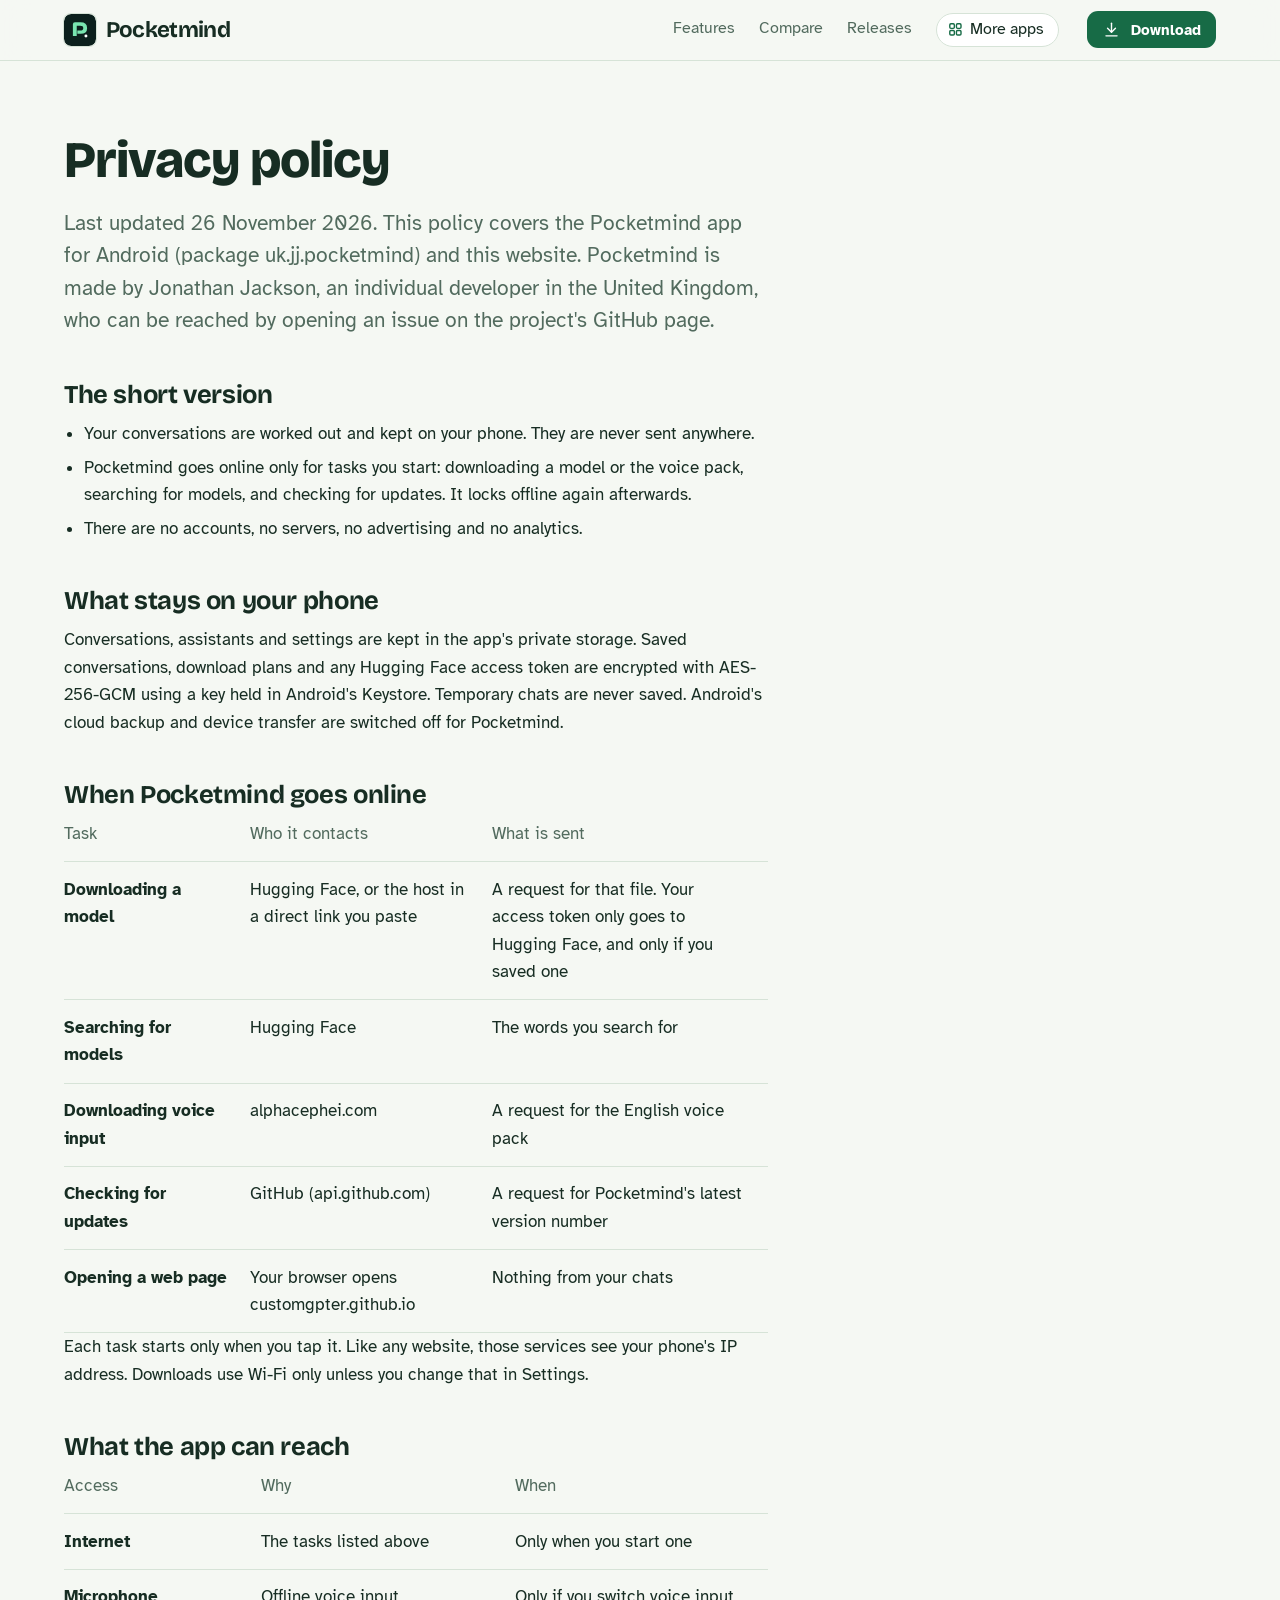
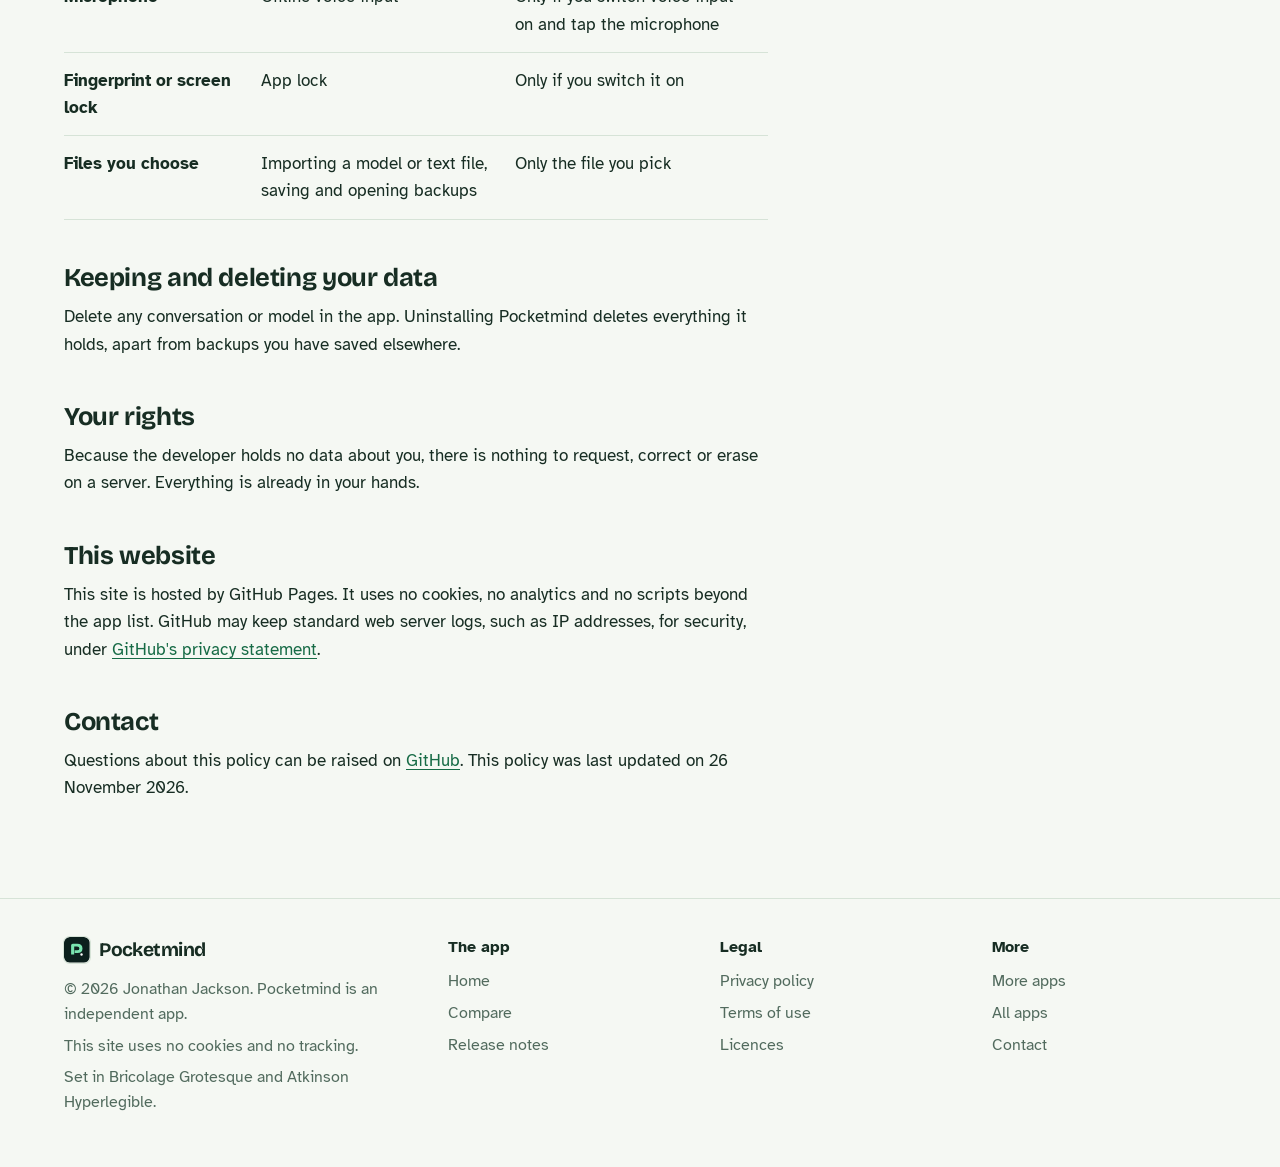
<file: privacy.html>
<!DOCTYPE html>
<html lang="en-GB">
<head>
<meta charset="utf-8">
<meta name="viewport" content="width=device-width, initial-scale=1">
<title>Pocketmind privacy policy</title>
<meta name="description" content="What Pocketmind does with your information: in short, it stays on your phone.">
<meta name="author" content="Jonathan Jackson">
<link rel="canonical" href="https://customgpter.github.io/pocketmind/privacy.html">
<meta name="theme-color" content="#f5f8f3" media="(prefers-color-scheme: light)">
<meta name="theme-color" content="#0a1414" media="(prefers-color-scheme: dark)">
<meta property="og:type" content="website">
<meta property="og:site_name" content="Pocketmind">
<meta property="og:title" content="Pocketmind privacy policy">
<meta property="og:description" content="What Pocketmind does with your information: in short, it stays on your phone.">
<meta property="og:url" content="https://customgpter.github.io/pocketmind/privacy.html">
<meta property="og:image" content="https://customgpter.github.io/pocketmind/assets/og.png">
<meta property="og:image:width" content="1200">
<meta property="og:image:height" content="630">
<meta property="og:image:alt" content="Pocketmind&#x27;s chat screen: a question about planning a busy week and a step-by-step reply, answered on the phone">
<meta property="og:locale" content="en_GB">
<meta name="twitter:card" content="summary_large_image">
<link rel="icon" href="./assets/favicon.svg" type="image/svg+xml">
<link rel="apple-touch-icon" href="./assets/apple-touch-icon.png">
<link rel="preload" href="./assets/fonts/bricolage-grotesque-latin.woff2" as="font" type="font/woff2" crossorigin>
<link rel="preload" href="./assets/fonts/atkinson-hyperlegible-latin-400-normal.woff2" as="font" type="font/woff2" crossorigin>
<link rel="stylesheet" href="./assets/site.css?v=1">
<link rel="stylesheet" href="./assets/house.css?v=1">
<link rel="stylesheet" href="./assets/apps-list.css?v=1">
<script src="./assets/apps-list.js?v=1" defer></script>
</head>
<body>
<a class="skip" href="#main">Skip to content</a>
<header class="masthead">
<div class="wrap">
<a class="brand" href="./" aria-label="Pocketmind home"><svg viewBox="0 0 108 108" aria-hidden="true"><rect width="108" height="108" rx="24" fill="#0C201D"/><path fill="#79E5B0" d="M30,74L30,35Q30,28 37,28L56,28Q78,28 78,48Q78,67 56,67L45,67L45,56L55,56Q65,56 65,48Q65,40 55,40L43,40L43,74Z"/><circle cx="74" cy="74" r="5" fill="#FFFFFF"/></svg><span>Pocketmind</span></a>
<nav aria-label="Main"><ul><li><a href="./#features">Features</a></li><li><a href="./compare.html">Compare</a></li><li><a href="./releases.html">Releases</a></li><li><a class="more-apps" href="./more-apps.html"><svg class="ico" viewBox="0 0 24 24" aria-hidden="true"><rect x="4" y="4" width="6.5" height="6.5" rx="1.6"/><rect x="13.5" y="4" width="6.5" height="6.5" rx="1.6"/><rect x="4" y="13.5" width="6.5" height="6.5" rx="1.6"/><rect x="13.5" y="13.5" width="6.5" height="6.5" rx="1.6"/></svg>More apps</a></li></ul></nav>
<a class="button small" href="https://github.com/CustomGPTer/pocketmind/releases/latest/download/Pocketmind.apk"><svg class="ico" viewBox="0 0 24 24" aria-hidden="true"><path d="M12 4v11"/><path d="M7 10.5l5 5 5-5"/><path d="M5 20h14"/></svg>Download</a>
</div>
</header>
<main id="main" class="doc">
<div class="wrap">
<div class="measure">
<h1>Privacy policy</h1>
<p class="lede">Last updated 26 November 2026. This policy covers the Pocketmind app for Android (package uk.jj.pocketmind) and this website. Pocketmind is made by Jonathan Jackson, an individual developer in the United Kingdom, who can be reached by opening an issue on the project's GitHub page.</p>
<h2 id="short">The short version</h2><ul>
<li>Your conversations are worked out and kept on your phone. They are never sent anywhere.</li>
<li>Pocketmind goes online only for tasks you start: downloading a model or the voice pack, searching for models, and checking for updates. It locks offline again afterwards.</li>
<li>There are no accounts, no servers, no advertising and no analytics.</li>
</ul><h2 id="kept">What stays on your phone</h2><p>Conversations, assistants and settings are kept in the app's private storage. Saved conversations, download plans and any Hugging Face access token are encrypted with AES-256-GCM using a key held in Android's Keystore. Temporary chats are never saved. Android's cloud backup and device transfer are switched off for Pocketmind.</p><h2 id="online">When Pocketmind goes online</h2><table>
<thead><tr><th scope="col">Task</th><th scope="col">Who it contacts</th><th scope="col">What is sent</th></tr></thead>
<tbody>
<tr><th scope="row">Downloading a model</th><td>Hugging Face, or the host in a direct link you paste</td><td>A request for that file. Your access token only goes to Hugging Face, and only if you saved one</td></tr>
<tr><th scope="row">Searching for models</th><td>Hugging Face</td><td>The words you search for</td></tr>
<tr><th scope="row">Downloading voice input</th><td>alphacephei.com</td><td>A request for the English voice pack</td></tr>
<tr><th scope="row">Checking for updates</th><td>GitHub (api.github.com)</td><td>A request for Pocketmind's latest version number</td></tr>
<tr><th scope="row">Opening a web page</th><td>Your browser opens customgpter.github.io</td><td>Nothing from your chats</td></tr>
</tbody>
</table>
<p>Each task starts only when you tap it. Like any website, those services see your phone's IP address. Downloads use Wi-Fi only unless you change that in Settings.</p><h2 id="reach">What the app can reach</h2><table>
<thead><tr><th scope="col">Access</th><th scope="col">Why</th><th scope="col">When</th></tr></thead>
<tbody>
<tr><th scope="row">Internet</th><td>The tasks listed above</td><td>Only when you start one</td></tr>
<tr><th scope="row">Microphone</th><td>Offline voice input</td><td>Only if you switch voice input on and tap the microphone</td></tr>
<tr><th scope="row">Fingerprint or screen lock</th><td>App lock</td><td>Only if you switch it on</td></tr>
<tr><th scope="row">Files you choose</th><td>Importing a model or text file, saving and opening backups</td><td>Only the file you pick</td></tr>
</tbody>
</table><h2 id="deleting">Keeping and deleting your data</h2><p>Delete any conversation or model in the app. Uninstalling Pocketmind deletes everything it holds, apart from backups you have saved elsewhere.</p><h2 id="rights">Your rights</h2><p>Because the developer holds no data about you, there is nothing to request, correct or erase on a server. Everything is already in your hands.</p><h2 id="website">This website</h2><p>This site is hosted by GitHub Pages. It uses no cookies, no analytics and no scripts beyond the app list. GitHub may keep standard web server logs, such as IP addresses, for security, under <a href="https://docs.github.com/en/site-policy/privacy-policies/github-general-privacy-statement">GitHub's privacy statement</a>.</p>
<h2 id="contact">Contact</h2>
<p>Questions about this policy can be raised on <a href="https://github.com/CustomGPTer/pocketmind/issues">GitHub</a>. This policy was last updated on 26 November 2026.</p>
</div>
</div>
</main>
<footer class="colophon">
<div class="wrap">
<div>
<a class="brand" href="./" aria-label="Pocketmind home"><svg viewBox="0 0 108 108" aria-hidden="true"><rect width="108" height="108" rx="24" fill="#0C201D"/><path fill="#79E5B0" d="M30,74L30,35Q30,28 37,28L56,28Q78,28 78,48Q78,67 56,67L45,67L45,56L55,56Q65,56 65,48Q65,40 55,40L43,40L43,74Z"/><circle cx="74" cy="74" r="5" fill="#FFFFFF"/></svg><span>Pocketmind</span></a>
<p>&copy; 2026 Jonathan Jackson. Pocketmind is an independent app.</p>
<p>This site uses no cookies and no tracking.</p>
<p>Set in Bricolage Grotesque and Atkinson Hyperlegible.</p>
</div>
<nav aria-label="The app"><h2>The app</h2><ul>
<li><a href="./">Home</a></li>
<li><a href="./compare.html">Compare</a></li>
<li><a href="./releases.html">Release notes</a></li>

</ul></nav>
<nav aria-label="Legal"><h2>Legal</h2><ul>
<li><a href="./privacy.html">Privacy policy</a></li>
<li><a href="./terms.html">Terms of use</a></li>
<li><a href="./licences.html">Licences</a></li>
</ul></nav>
<nav aria-label="More"><h2>More</h2><ul>
<li><a href="./more-apps.html">More apps</a></li>
<li><a href="https://customgpter.github.io/">All apps</a></li>
<li><a href="https://github.com/CustomGPTer/pocketmind/issues">Contact</a></li>
</ul></nav>
</div>
</footer>
</body>
</html>
</file>
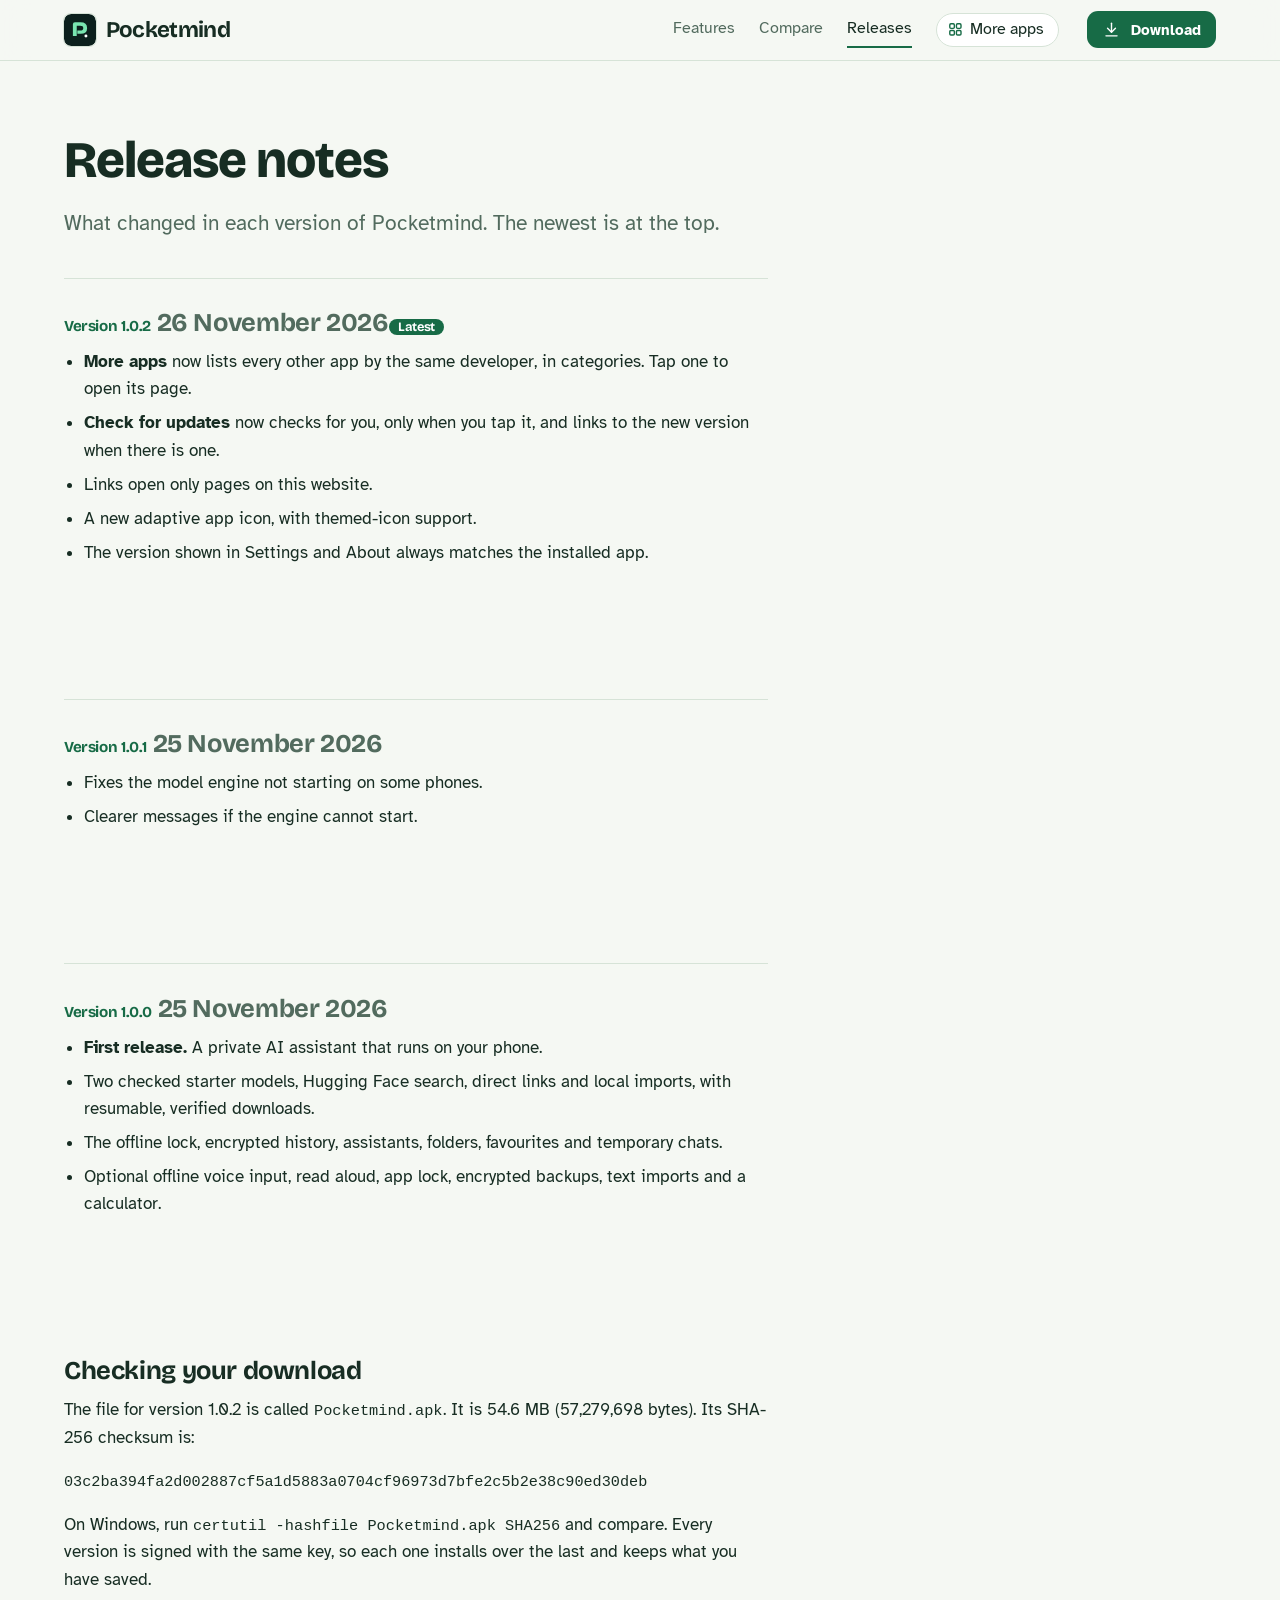
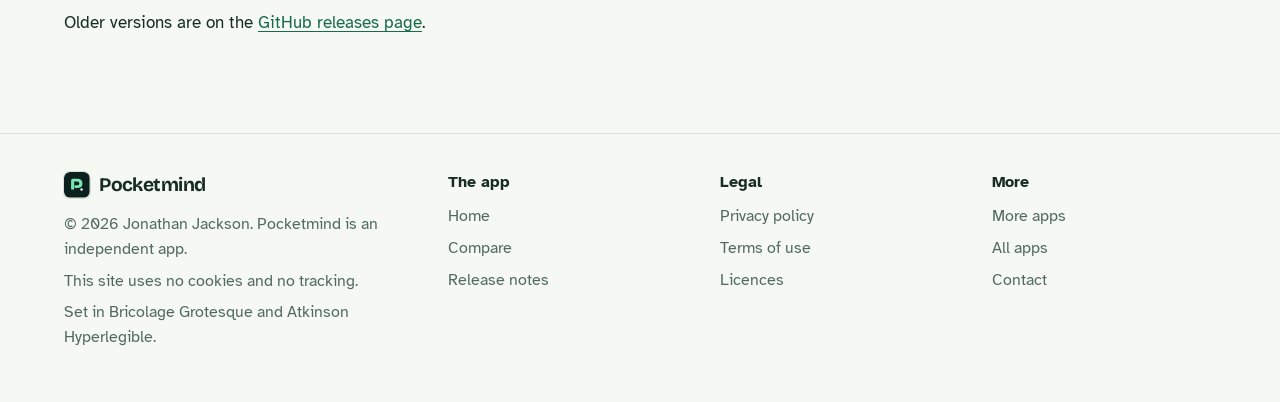
<file: releases.html>
<!DOCTYPE html>
<html lang="en-GB">
<head>
<meta charset="utf-8">
<meta name="viewport" content="width=device-width, initial-scale=1">
<title>Pocketmind release notes</title>
<meta name="description" content="What changed in each version of Pocketmind, with the file size and checksum to check your download.">
<meta name="author" content="Jonathan Jackson">
<link rel="canonical" href="https://customgpter.github.io/pocketmind/releases.html">
<meta name="theme-color" content="#f5f8f3" media="(prefers-color-scheme: light)">
<meta name="theme-color" content="#0a1414" media="(prefers-color-scheme: dark)">
<meta property="og:type" content="website">
<meta property="og:site_name" content="Pocketmind">
<meta property="og:title" content="Pocketmind release notes">
<meta property="og:description" content="What changed in each version of Pocketmind, with the file size and checksum to check your download.">
<meta property="og:url" content="https://customgpter.github.io/pocketmind/releases.html">
<meta property="og:image" content="https://customgpter.github.io/pocketmind/assets/og.png">
<meta property="og:image:width" content="1200">
<meta property="og:image:height" content="630">
<meta property="og:image:alt" content="Pocketmind&#x27;s chat screen: a question about planning a busy week and a step-by-step reply, answered on the phone">
<meta property="og:locale" content="en_GB">
<meta name="twitter:card" content="summary_large_image">
<link rel="icon" href="./assets/favicon.svg" type="image/svg+xml">
<link rel="apple-touch-icon" href="./assets/apple-touch-icon.png">
<link rel="preload" href="./assets/fonts/bricolage-grotesque-latin.woff2" as="font" type="font/woff2" crossorigin>
<link rel="preload" href="./assets/fonts/atkinson-hyperlegible-latin-400-normal.woff2" as="font" type="font/woff2" crossorigin>
<link rel="stylesheet" href="./assets/site.css?v=1">
<link rel="stylesheet" href="./assets/house.css?v=1">
<link rel="stylesheet" href="./assets/apps-list.css?v=1">
<script src="./assets/apps-list.js?v=1" defer></script>
</head>
<body>
<a class="skip" href="#main">Skip to content</a>
<header class="masthead">
<div class="wrap">
<a class="brand" href="./" aria-label="Pocketmind home"><svg viewBox="0 0 108 108" aria-hidden="true"><rect width="108" height="108" rx="24" fill="#0C201D"/><path fill="#79E5B0" d="M30,74L30,35Q30,28 37,28L56,28Q78,28 78,48Q78,67 56,67L45,67L45,56L55,56Q65,56 65,48Q65,40 55,40L43,40L43,74Z"/><circle cx="74" cy="74" r="5" fill="#FFFFFF"/></svg><span>Pocketmind</span></a>
<nav aria-label="Main"><ul><li><a href="./#features">Features</a></li><li><a href="./compare.html">Compare</a></li><li><a href="./releases.html" aria-current="page">Releases</a></li><li><a class="more-apps" href="./more-apps.html"><svg class="ico" viewBox="0 0 24 24" aria-hidden="true"><rect x="4" y="4" width="6.5" height="6.5" rx="1.6"/><rect x="13.5" y="4" width="6.5" height="6.5" rx="1.6"/><rect x="4" y="13.5" width="6.5" height="6.5" rx="1.6"/><rect x="13.5" y="13.5" width="6.5" height="6.5" rx="1.6"/></svg>More apps</a></li></ul></nav>
<a class="button small" href="https://github.com/CustomGPTer/pocketmind/releases/latest/download/Pocketmind.apk"><svg class="ico" viewBox="0 0 24 24" aria-hidden="true"><path d="M12 4v11"/><path d="M7 10.5l5 5 5-5"/><path d="M5 20h14"/></svg>Download</a>
</div>
</header>
<main id="main" class="doc">
<div class="wrap">
<div class="measure">
<h1>Release notes</h1>
<p class="lede">What changed in each version of Pocketmind. The newest is at the top.</p>
<section class="release" id="v1.0.2"><h2><span class="ver">Version 1.0.2</span> <span class="when">26 November 2026</span><span class="tag">Latest</span></h2><ul><li><b>More apps</b> now lists every other app by the same developer, in categories. Tap one to open its page.</li><li><b>Check for updates</b> now checks for you, only when you tap it, and links to the new version when there is one.</li><li>Links open only pages on this website.</li><li>A new adaptive app icon, with themed-icon support.</li><li>The version shown in Settings and About always matches the installed app.</li></ul></section>
<section class="release" id="v1.0.1"><h2><span class="ver">Version 1.0.1</span> <span class="when">25 November 2026</span></h2><ul><li>Fixes the model engine not starting on some phones.</li><li>Clearer messages if the engine cannot start.</li></ul></section>
<section class="release" id="v1.0.0"><h2><span class="ver">Version 1.0.0</span> <span class="when">25 November 2026</span></h2><ul><li><b>First release.</b> A private AI assistant that runs on your phone.</li><li>Two checked starter models, Hugging Face search, direct links and local imports, with resumable, verified downloads.</li><li>The offline lock, encrypted history, assistants, folders, favourites and temporary chats.</li><li>Optional offline voice input, read aloud, app lock, encrypted backups, text imports and a calculator.</li></ul></section>
<h2 id="checking">Checking your download</h2>
<p>The file for version 1.0.2 is called <code>Pocketmind.apk</code>. It is 54.6 MB (57,279,698 bytes). Its SHA-256 checksum is:</p>
<p><code class="sum">03c2ba394fa2d002887cf5a1d5883a0704cf96973d7bfe2c5b2e38c90ed30deb</code></p>
<p>On Windows, run <code>certutil -hashfile Pocketmind.apk SHA256</code> and compare. Every version is signed with the same key, so each one installs over the last and keeps what you have saved.</p>
<p>Older versions are on the <a href="https://github.com/CustomGPTer/pocketmind/releases">GitHub releases page</a>.</p>
</div>
</div>
</main>
<footer class="colophon">
<div class="wrap">
<div>
<a class="brand" href="./" aria-label="Pocketmind home"><svg viewBox="0 0 108 108" aria-hidden="true"><rect width="108" height="108" rx="24" fill="#0C201D"/><path fill="#79E5B0" d="M30,74L30,35Q30,28 37,28L56,28Q78,28 78,48Q78,67 56,67L45,67L45,56L55,56Q65,56 65,48Q65,40 55,40L43,40L43,74Z"/><circle cx="74" cy="74" r="5" fill="#FFFFFF"/></svg><span>Pocketmind</span></a>
<p>&copy; 2026 Jonathan Jackson. Pocketmind is an independent app.</p>
<p>This site uses no cookies and no tracking.</p>
<p>Set in Bricolage Grotesque and Atkinson Hyperlegible.</p>
</div>
<nav aria-label="The app"><h2>The app</h2><ul>
<li><a href="./">Home</a></li>
<li><a href="./compare.html">Compare</a></li>
<li><a href="./releases.html">Release notes</a></li>

</ul></nav>
<nav aria-label="Legal"><h2>Legal</h2><ul>
<li><a href="./privacy.html">Privacy policy</a></li>
<li><a href="./terms.html">Terms of use</a></li>
<li><a href="./licences.html">Licences</a></li>
</ul></nav>
<nav aria-label="More"><h2>More</h2><ul>
<li><a href="./more-apps.html">More apps</a></li>
<li><a href="https://customgpter.github.io/">All apps</a></li>
<li><a href="https://github.com/CustomGPTer/pocketmind/issues">Contact</a></li>
</ul></nav>
</div>
</footer>
</body>
</html>
</file>
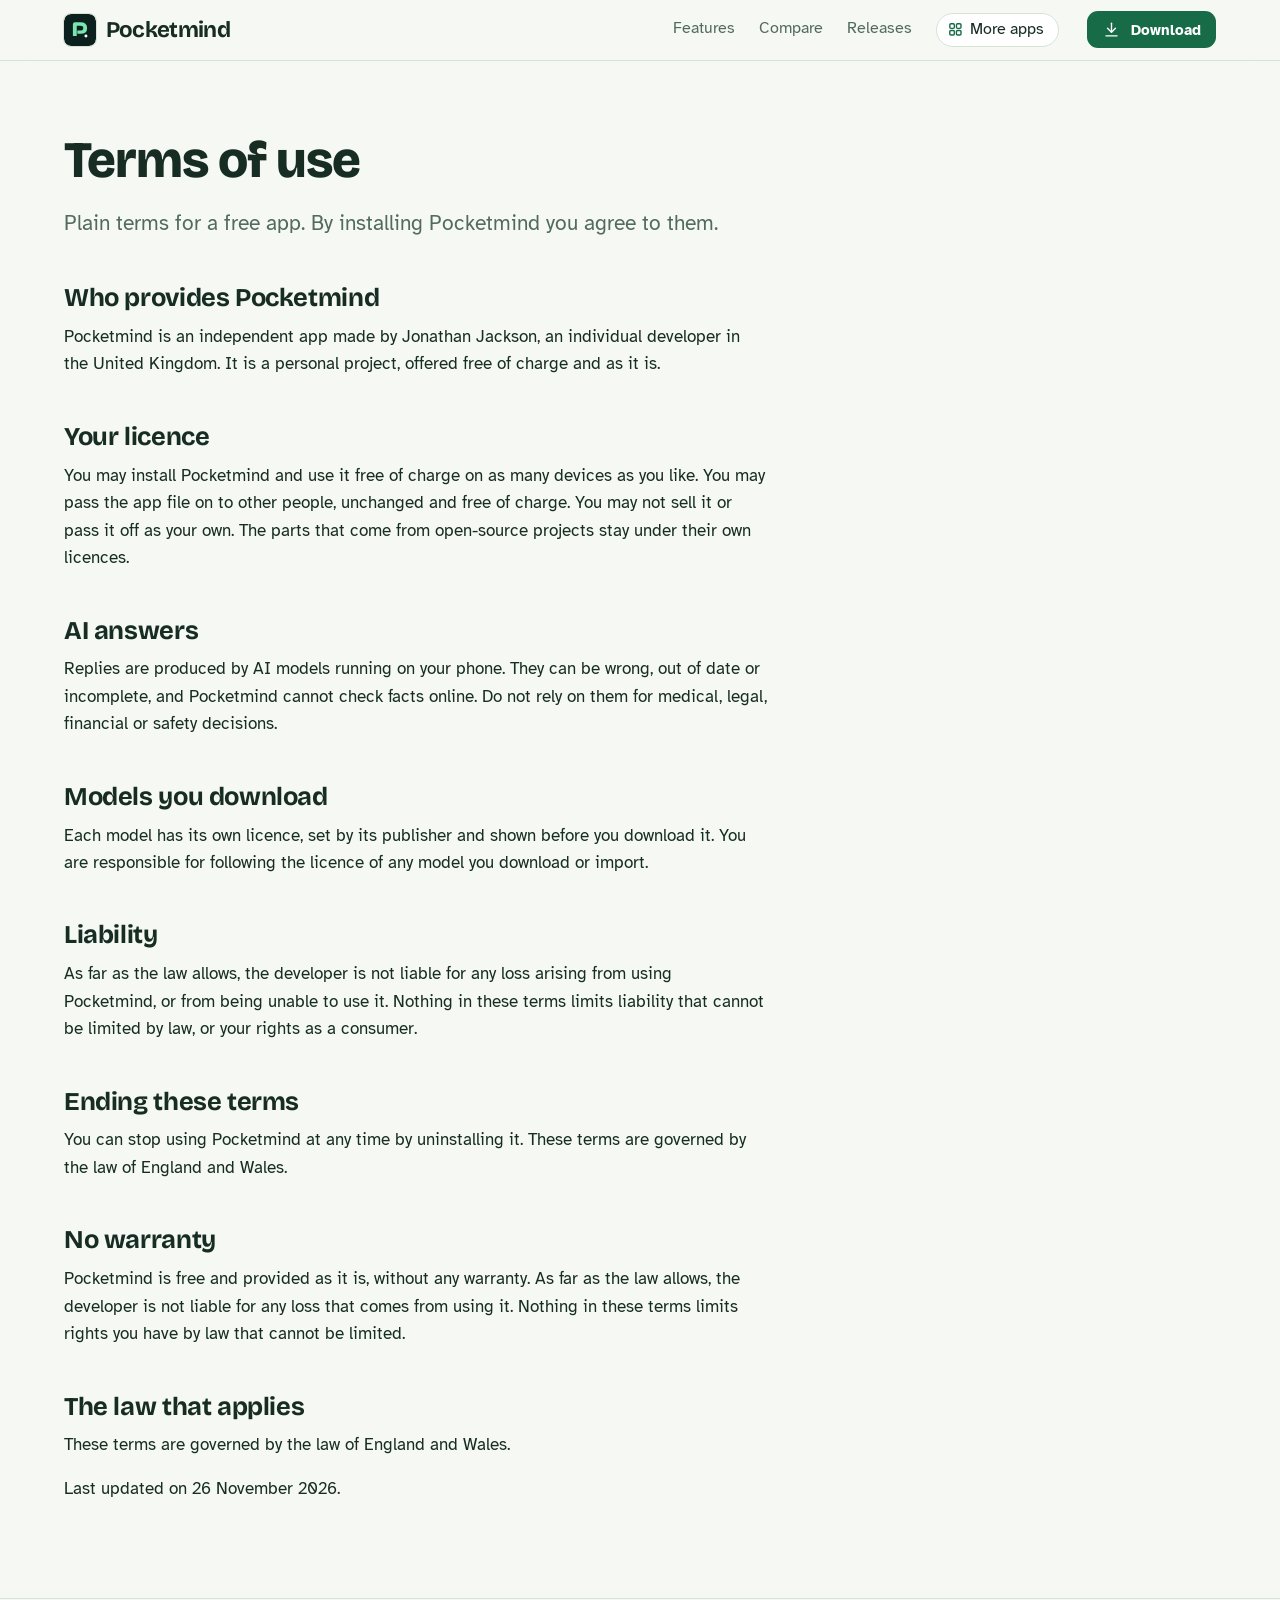
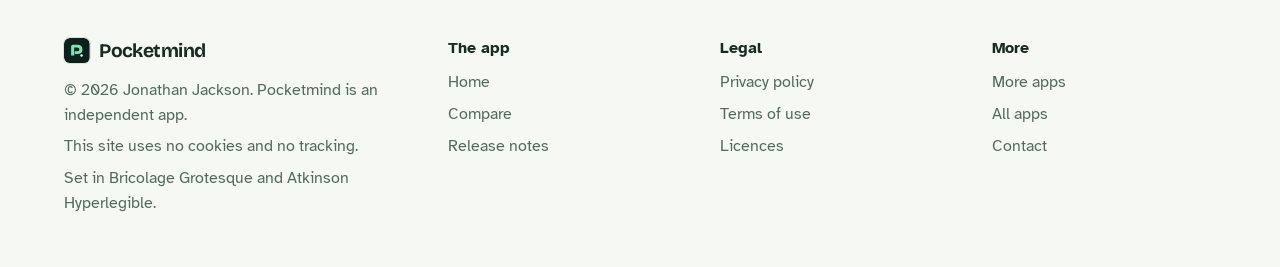
<file: terms.html>
<!DOCTYPE html>
<html lang="en-GB">
<head>
<meta charset="utf-8">
<meta name="viewport" content="width=device-width, initial-scale=1">
<title>Pocketmind terms of use</title>
<meta name="description" content="The terms for using Pocketmind.">
<meta name="author" content="Jonathan Jackson">
<link rel="canonical" href="https://customgpter.github.io/pocketmind/terms.html">
<meta name="theme-color" content="#f5f8f3" media="(prefers-color-scheme: light)">
<meta name="theme-color" content="#0a1414" media="(prefers-color-scheme: dark)">
<meta property="og:type" content="website">
<meta property="og:site_name" content="Pocketmind">
<meta property="og:title" content="Pocketmind terms of use">
<meta property="og:description" content="The terms for using Pocketmind.">
<meta property="og:url" content="https://customgpter.github.io/pocketmind/terms.html">
<meta property="og:image" content="https://customgpter.github.io/pocketmind/assets/og.png">
<meta property="og:image:width" content="1200">
<meta property="og:image:height" content="630">
<meta property="og:image:alt" content="Pocketmind&#x27;s chat screen: a question about planning a busy week and a step-by-step reply, answered on the phone">
<meta property="og:locale" content="en_GB">
<meta name="twitter:card" content="summary_large_image">
<link rel="icon" href="./assets/favicon.svg" type="image/svg+xml">
<link rel="apple-touch-icon" href="./assets/apple-touch-icon.png">
<link rel="preload" href="./assets/fonts/bricolage-grotesque-latin.woff2" as="font" type="font/woff2" crossorigin>
<link rel="preload" href="./assets/fonts/atkinson-hyperlegible-latin-400-normal.woff2" as="font" type="font/woff2" crossorigin>
<link rel="stylesheet" href="./assets/site.css?v=1">
<link rel="stylesheet" href="./assets/house.css?v=1">
<link rel="stylesheet" href="./assets/apps-list.css?v=1">
<script src="./assets/apps-list.js?v=1" defer></script>
</head>
<body>
<a class="skip" href="#main">Skip to content</a>
<header class="masthead">
<div class="wrap">
<a class="brand" href="./" aria-label="Pocketmind home"><svg viewBox="0 0 108 108" aria-hidden="true"><rect width="108" height="108" rx="24" fill="#0C201D"/><path fill="#79E5B0" d="M30,74L30,35Q30,28 37,28L56,28Q78,28 78,48Q78,67 56,67L45,67L45,56L55,56Q65,56 65,48Q65,40 55,40L43,40L43,74Z"/><circle cx="74" cy="74" r="5" fill="#FFFFFF"/></svg><span>Pocketmind</span></a>
<nav aria-label="Main"><ul><li><a href="./#features">Features</a></li><li><a href="./compare.html">Compare</a></li><li><a href="./releases.html">Releases</a></li><li><a class="more-apps" href="./more-apps.html"><svg class="ico" viewBox="0 0 24 24" aria-hidden="true"><rect x="4" y="4" width="6.5" height="6.5" rx="1.6"/><rect x="13.5" y="4" width="6.5" height="6.5" rx="1.6"/><rect x="4" y="13.5" width="6.5" height="6.5" rx="1.6"/><rect x="13.5" y="13.5" width="6.5" height="6.5" rx="1.6"/></svg>More apps</a></li></ul></nav>
<a class="button small" href="https://github.com/CustomGPTer/pocketmind/releases/latest/download/Pocketmind.apk"><svg class="ico" viewBox="0 0 24 24" aria-hidden="true"><path d="M12 4v11"/><path d="M7 10.5l5 5 5-5"/><path d="M5 20h14"/></svg>Download</a>
</div>
</header>
<main id="main" class="doc">
<div class="wrap">
<div class="measure">
<h1>Terms of use</h1>
<p class="lede">Plain terms for a free app. By installing Pocketmind you agree to them.</p>
<h2 id="who">Who provides Pocketmind</h2><p>Pocketmind is an independent app made by Jonathan Jackson, an individual developer in the United Kingdom. It is a personal project, offered free of charge and as it is.</p><h2 id="licence">Your licence</h2><p>You may install Pocketmind and use it free of charge on as many devices as you like. You may pass the app file on to other people, unchanged and free of charge. You may not sell it or pass it off as your own. The parts that come from open-source projects stay under their own licences.</p><h2 id="answers">AI answers</h2><p>Replies are produced by AI models running on your phone. They can be wrong, out of date or incomplete, and Pocketmind cannot check facts online. Do not rely on them for medical, legal, financial or safety decisions.</p><h2 id="models">Models you download</h2><p>Each model has its own licence, set by its publisher and shown before you download it. You are responsible for following the licence of any model you download or import.</p><h2 id="liability">Liability</h2><p>As far as the law allows, the developer is not liable for any loss arising from using Pocketmind, or from being unable to use it. Nothing in these terms limits liability that cannot be limited by law, or your rights as a consumer.</p><h2 id="ending">Ending these terms</h2><p>You can stop using Pocketmind at any time by uninstalling it. These terms are governed by the law of England and Wales.</p>
<h2 id="no-warranty">No warranty</h2>
<p>Pocketmind is free and provided as it is, without any warranty. As far as the law allows, the developer is not liable for any loss that comes from using it. Nothing in these terms limits rights you have by law that cannot be limited.</p>
<h2 id="governing">The law that applies</h2>
<p>These terms are governed by the law of England and Wales.</p>
<p>Last updated on 26 November 2026.</p>
</div>
</div>
</main>
<footer class="colophon">
<div class="wrap">
<div>
<a class="brand" href="./" aria-label="Pocketmind home"><svg viewBox="0 0 108 108" aria-hidden="true"><rect width="108" height="108" rx="24" fill="#0C201D"/><path fill="#79E5B0" d="M30,74L30,35Q30,28 37,28L56,28Q78,28 78,48Q78,67 56,67L45,67L45,56L55,56Q65,56 65,48Q65,40 55,40L43,40L43,74Z"/><circle cx="74" cy="74" r="5" fill="#FFFFFF"/></svg><span>Pocketmind</span></a>
<p>&copy; 2026 Jonathan Jackson. Pocketmind is an independent app.</p>
<p>This site uses no cookies and no tracking.</p>
<p>Set in Bricolage Grotesque and Atkinson Hyperlegible.</p>
</div>
<nav aria-label="The app"><h2>The app</h2><ul>
<li><a href="./">Home</a></li>
<li><a href="./compare.html">Compare</a></li>
<li><a href="./releases.html">Release notes</a></li>

</ul></nav>
<nav aria-label="Legal"><h2>Legal</h2><ul>
<li><a href="./privacy.html">Privacy policy</a></li>
<li><a href="./terms.html">Terms of use</a></li>
<li><a href="./licences.html">Licences</a></li>
</ul></nav>
<nav aria-label="More"><h2>More</h2><ul>
<li><a href="./more-apps.html">More apps</a></li>
<li><a href="https://customgpter.github.io/">All apps</a></li>
<li><a href="https://github.com/CustomGPTer/pocketmind/issues">Contact</a></li>
</ul></nav>
</div>
</footer>
</body>
</html>
</file>
<file: assets/site.css>
@font-face{font-family:"Bricolage Grotesque";src:url("fonts/bricolage-grotesque-latin.woff2") format("woff2");font-weight:200 800;font-style:normal;font-display:swap}
@font-face{font-family:"Atkinson Hyperlegible";src:url("fonts/atkinson-hyperlegible-latin-400-normal.woff2") format("woff2");font-weight:400;font-style:normal;font-display:swap}
@font-face{font-family:"Atkinson Hyperlegible";src:url("fonts/atkinson-hyperlegible-latin-700-normal.woff2") format("woff2");font-weight:700;font-style:normal;font-display:swap}

/* Daylight page, night-time camera. The lamp colour is kept for the one thing to press and for what the camera has seen. */
:root{
  --page:#f2f5f9; --panel:#ffffff; --raised:#e8edf3; --ink:#0d1a2b; --soft:#465468; --rule:#d2dae4;
  --accent:#0a6a55; --accent-ink:#ffffff; --warn:#8a5200; --rec:#d3302f;
  --lamp:#ffb347; --lamp-ink:#231400; --lamp-text:#8a5200;
  --night:#09111e; --night-2:#111d30; --night-3:#1a2a43; --night-ink:#eaf0f8; --night-soft:#9fb0c7; --night-rule:#24364f; --iris:#55d6ab;
  --display:"Bricolage Grotesque","Atkinson Hyperlegible",system-ui,sans-serif;
  --sans:"Atkinson Hyperlegible",system-ui,-apple-system,"Segoe UI",Roboto,sans-serif;
  --mono:ui-monospace,SFMono-Regular,Menlo,Consolas,"Liberation Mono",monospace;
  color-scheme:light dark;
}
@media (prefers-color-scheme:dark){
  :root{--page:#0a111b; --panel:#111a27; --raised:#182434; --ink:#e9eef5; --soft:#a0aec0; --rule:#243247;
    --accent:#55d6ab; --accent-ink:#00281d; --warn:#ffb347; --rec:#ff6163; --lamp-text:#ffb347}
}

*,*::before,*::after{box-sizing:border-box}
html{-webkit-text-size-adjust:100%;scroll-behavior:smooth;scroll-padding-top:5.5rem}
@media (prefers-reduced-motion:reduce){html{scroll-behavior:auto}}
body{margin:0;background:var(--page);color:var(--ink);font:400 1.0625rem/1.62 var(--sans);text-rendering:optimizeLegibility;-webkit-font-smoothing:antialiased}
img,svg{max-width:100%;display:block}
a{color:var(--accent);text-decoration-thickness:.07em;text-underline-offset:.2em}
a:hover{text-decoration-thickness:.13em}
:focus-visible{outline:3px solid var(--lamp);outline-offset:3px;border-radius:6px}
code{font:.9em/1 var(--mono);overflow-wrap:anywhere}
h1,h2,h3{font-family:var(--display);font-weight:700;letter-spacing:-.015em;line-height:1.08;margin:0;text-wrap:balance}
p{margin:0 0 1rem}
.skip{position:absolute;left:-999px;top:0;background:var(--ink);color:var(--page);padding:.6rem 1rem;z-index:30;border-radius:0 0 8px 0}
.skip:focus{left:0}
.sr{position:absolute;width:1px;height:1px;overflow:hidden;clip-path:inset(50%);white-space:nowrap}
.wrap{width:min(72rem,100% - 2.5rem);margin-inline:auto}
.measure{max-width:44rem}
.ico{width:1.25em;height:1.25em;flex:none;fill:none;stroke:currentColor;stroke-width:1.75;stroke-linecap:round;stroke-linejoin:round}

/* ---------- masthead */
.masthead{position:sticky;top:0;z-index:20;background:color-mix(in srgb,var(--page) 88%,transparent);-webkit-backdrop-filter:blur(14px) saturate(1.3);backdrop-filter:blur(14px) saturate(1.3);border-bottom:1px solid var(--rule)}
.masthead .wrap{display:flex;flex-wrap:wrap;align-items:center;gap:.35rem 1.75rem;padding-block:.7rem}
.brand{display:inline-flex;align-items:center;gap:.6rem;font:700 1.4rem/1 var(--display);letter-spacing:-.03em;color:var(--ink);text-decoration:none;margin-right:auto}
.brand svg{width:2rem;height:2rem;flex:none;border-radius:.5rem;box-shadow:0 0 0 1px var(--rule)}
.masthead nav ul{display:flex;flex-wrap:wrap;align-items:center;gap:.15rem 1.5rem;list-style:none;margin:0;padding:0;font-size:1rem;line-height:1.3}
.masthead nav a{display:inline-flex;align-items:center;gap:.4rem;color:var(--soft);text-decoration:none;padding-block:.45rem;border-bottom:2px solid transparent}
.masthead nav a:hover{color:var(--ink)}
.masthead nav a[aria-current="page"]{color:var(--ink);border-bottom-color:var(--lamp)}
.masthead nav a.more-apps{color:var(--ink);border:1px solid var(--rule);border-radius:999px;padding:.34rem .85rem .34rem .65rem;background:var(--panel)}
.masthead nav a.more-apps .ico{width:1.05em;height:1.05em;color:var(--accent);stroke-width:2}
.masthead nav a.more-apps:hover,.masthead nav a.more-apps[aria-current="page"]{border-color:var(--accent)}
.button{display:inline-flex;align-items:center;gap:.6rem;background:var(--lamp);color:var(--lamp-ink);font:700 1.08rem/1.2 var(--sans);text-decoration:none;padding:.95rem 1.5rem;border-radius:14px;box-shadow:0 1px 0 rgba(255,255,255,.45) inset,0 12px 24px -14px rgba(138,82,0,.9)}
.button:hover{background:#ffc56e}
.button:active{transform:translateY(1px)}
.button.small{font-size:.95rem;padding:.55rem .95rem;border-radius:11px;box-shadow:none}
.button.quiet{background:none;box-shadow:none;border:1px solid var(--rule);color:var(--ink)}
.button.quiet:hover{border-color:var(--ink);background:none}
@media (max-width:52rem){
  .masthead nav{order:3;flex:1 0 100%}
  .masthead nav ul{gap:.1rem .85rem;font-size:.95rem}
  .masthead nav .wide{display:none}
}
@media (max-width:24rem){.masthead nav a.more-apps .ico{display:none}.masthead nav a.more-apps{padding-inline:.7rem}}

/* ---------- hero */
.hero{padding-block:clamp(2.2rem,6vw,4.75rem) clamp(2.5rem,6vw,4.5rem);overflow:hidden}
.hero-grid{display:grid;gap:clamp(2.25rem,5vw,4rem);align-items:center}
@media (min-width:62rem){.hero-grid{grid-template-columns:minmax(0,11fr) minmax(0,10fr)}}
.hero h1{font-size:clamp(2.6rem,6vw,4.25rem);font-weight:800;line-height:1;letter-spacing:-.022em;margin-bottom:1.5rem}
.lede{font-size:clamp(1.14rem,2vw,1.3rem);line-height:1.55;color:var(--soft);margin:0 0 1rem;max-width:34rem}
.get{display:flex;flex-wrap:wrap;align-items:center;gap:.9rem 1.5rem;margin:1.8rem 0 1.1rem}
.get .aside{font-weight:700;color:var(--ink)}
.facts{font-size:.98rem;line-height:1.5;color:var(--soft);margin:0 0 .5rem;max-width:36rem}
.pills{display:flex;flex-wrap:wrap;gap:.45rem;list-style:none;margin:0 0 1rem;padding:0;font-size:.95rem}
.pills li{border:1px solid var(--rule);border-radius:999px;padding:.22rem .8rem;background:var(--panel);color:var(--soft)}

/* the monitor: the camera's view, the day beneath it, and the alert it sends */
.monitor{position:relative;max-width:36rem;margin-inline:auto;width:100%;padding-bottom:3.1rem}
@media (min-width:62rem){.monitor{margin-inline:auto 0}}
.screen{position:relative;background:var(--night);border-radius:22px;padding:.6rem;box-shadow:0 0 0 1px var(--night-rule),0 30px 60px -30px rgba(9,17,30,.75)}
.cam{position:relative;border-radius:15px;overflow:hidden;aspect-ratio:16/10;background:#0b1626}
.cam svg{width:100%;height:100%}
.cam text{font:700 15px var(--sans);fill:#231400}
.hud{position:absolute;display:inline-flex;align-items:center;gap:.4rem;font:700 .76rem/1 var(--sans);color:var(--night-ink);background:rgba(6,12,22,.62);border-radius:999px;padding:.38rem .65rem;letter-spacing:.01em}
.hud i{width:.5rem;height:.5rem;border-radius:50%;background:var(--iris)}
.hud.watching{left:.7rem;top:.7rem}
.hud.rec{right:.7rem;top:.7rem}
.hud.rec i{background:#ff5a5c}
.hud.stamp{left:.7rem;bottom:.7rem;font:400 .74rem/1 var(--mono);border-radius:6px;color:#d5deea}
.hud.place{right:.7rem;bottom:.7rem;border-radius:6px;font-weight:400;color:#d5deea}
.day{padding:.85rem .55rem 2rem;color:var(--night-soft);font-size:.8rem;line-height:1.2}
.day-head{display:flex;justify-content:space-between;margin-bottom:.6rem}
.day-head b{color:var(--night-ink)}
.track{position:relative;height:1.5rem;border-radius:7px;background:repeating-linear-gradient(90deg,var(--night-3) 0 1px,transparent 1px calc(100% / 24)),var(--night-2);box-shadow:inset 0 0 0 1px var(--night-rule)}
.ev{position:absolute;top:3px;bottom:3px;width:max(5px,1.1%);border-radius:3px;background:var(--iris);left:var(--at)}
.ev.seen{background:var(--lamp)}
.now{position:absolute;top:-4px;bottom:-4px;left:var(--at);width:2px;background:var(--night-ink);border-radius:2px}
.hours{display:flex;justify-content:space-between;margin-top:.4rem;font-size:.72rem}
.alert{position:absolute;right:-.4rem;bottom:0;display:flex;align-items:center;gap:.75rem;width:min(19rem,88%);background:var(--panel);color:var(--ink);border:1px solid var(--rule);border-radius:16px;padding:.65rem .8rem;box-shadow:0 18px 36px -18px rgba(9,17,30,.55)}
.alert .thumb{flex:none;width:3.1rem;height:3.1rem;border-radius:10px;background:linear-gradient(160deg,#16263d,#0b1626);position:relative;overflow:hidden}
.alert .thumb::before{content:"";position:absolute;left:50%;bottom:0;width:38%;height:62%;translate:-50% 0;border-radius:40% 40% 0 0;background:#6f86a6}
.alert .thumb::after{content:"";position:absolute;left:50%;top:14%;width:26%;aspect-ratio:1;translate:-50% 0;border-radius:50%;background:#8ea4c2}
.alert b{display:block;font-size:.98rem;line-height:1.25}
.alert span{display:block;font-size:.86rem;color:var(--soft);line-height:1.3}
.alert .dot{flex:none;width:.6rem;height:.6rem;border-radius:50%;background:var(--lamp);margin-left:auto;box-shadow:0 0 0 4px color-mix(in srgb,var(--lamp) 25%,transparent)}
@media (max-width:26rem){.alert{right:0}}
@media (prefers-reduced-motion:no-preference){
  .cam .spill{animation:vg-in .9s ease-out .25s both}
  .cam .who{animation:vg-step .9s cubic-bezier(.2,.8,.25,1) .9s both}
  .cam .mark{animation:vg-lock .45s cubic-bezier(.3,1.4,.5,1) 1.7s both;transform-box:fill-box;transform-origin:center}
  .hud.rec{animation:vg-in .3s ease-out 2.05s both}
  .hud.rec i{animation:vg-blink 1.2s steps(2,jump-none) 2.3s 4}
  .ev.seen,.now{animation:vg-pop .4s cubic-bezier(.3,1.5,.5,1) 2.4s both}
  .alert{animation:vg-rise .6s cubic-bezier(.2,.8,.25,1) 2.9s both}
  @keyframes vg-in{from{opacity:0}to{opacity:1}}
  @keyframes vg-step{from{opacity:0;transform:translateX(18px)}to{opacity:1;transform:none}}
  @keyframes vg-lock{from{opacity:0;transform:scale(1.12)}to{opacity:1;transform:none}}
  @keyframes vg-blink{from{opacity:1}to{opacity:.25}}
  @keyframes vg-pop{from{opacity:0;transform:scaleY(.2)}to{opacity:1;transform:none}}
  @keyframes vg-rise{from{opacity:0;transform:translateY(14px)}to{opacity:1;transform:none}}
}

/* ---------- sections */
section{padding-block:clamp(3rem,7vw,5.5rem)}
section + section{border-top:1px solid var(--rule)}
h2{font-size:clamp(1.8rem,3.6vw,2.6rem);margin-bottom:.9rem}
h3{font:700 1.1rem/1.3 var(--sans);letter-spacing:0;margin:0 0 .3rem}
.intro{color:var(--soft);max-width:40rem;margin-bottom:2.2rem;font-size:1.1rem}

.promises{padding-block:0;border-block:1px solid var(--rule);background:var(--panel)}
.promises ul{list-style:none;margin:0;padding:0;display:grid;grid-template-columns:repeat(auto-fit,minmax(min(100%,14rem),1fr))}
.promises li{display:flex;gap:.8rem;align-items:flex-start;padding:1.4rem 1.5rem 1.4rem 0}
.promises .ico{width:1.6rem;height:1.6rem;color:var(--accent);margin-top:.1rem}
.promises b{display:block;line-height:1.3}
.promises span{color:var(--soft);font-size:.96rem;line-height:1.45;display:block}
.hero + .promises{border-top:1px solid var(--rule)}

.steps{list-style:none;counter-reset:s;margin:0;padding:0;display:grid;gap:1.25rem}
@media (min-width:52rem){.steps{grid-template-columns:repeat(3,minmax(0,1fr))}}
.steps li{counter-increment:s;background:var(--panel);border:1px solid var(--rule);border-radius:18px;padding:1.4rem 1.4rem 1.5rem}
.steps li::before{content:counter(s);display:grid;place-items:center;width:2rem;height:2rem;border-radius:50%;background:var(--ink);color:var(--page);font:700 1rem/1 var(--display);margin-bottom:1rem}
.steps p{margin:0;color:var(--soft)}

.notices{display:grid;gap:1.25rem}
@media (min-width:52rem){.notices{grid-template-columns:repeat(2,minmax(0,1fr))}}
.sense{background:var(--night);color:var(--night-ink);border-radius:20px;padding:1.5rem 1.5rem 1.6rem;box-shadow:0 0 0 1px var(--night-rule)}
.sense h3{font:700 1.35rem/1.2 var(--display);letter-spacing:-.02em;margin-bottom:.35rem}
.sense p{color:var(--night-soft);margin-bottom:1.1rem}
.chips{display:flex;flex-wrap:wrap;gap:.5rem;list-style:none;margin:0;padding:0}
.chips li{display:inline-flex;align-items:center;gap:.45rem;border:1px solid var(--night-rule);background:var(--night-2);border-radius:10px;padding:.42rem .75rem .42rem .6rem;font-size:.98rem;line-height:1.2}
.chips .ico{color:var(--lamp)}

.groups{display:grid;gap:0}
.group{display:grid;gap:.4rem 3rem;padding-block:1.6rem;border-top:1px solid var(--rule)}
.group:last-child{border-bottom:1px solid var(--rule)}
@media (min-width:56rem){.group{grid-template-columns:13rem minmax(0,1fr)}}
.group > h3{font:700 1.3rem/1.2 var(--display);letter-spacing:-.02em;color:var(--ink)}
.group dl{margin:0;display:grid;gap:1.1rem 2.5rem}
@media (min-width:40rem){.group dl{grid-template-columns:repeat(2,minmax(0,1fr))}}
.group dt{font-weight:700;line-height:1.35}
.group dd{margin:.2rem 0 0;color:var(--soft)}

.setups{display:grid;gap:1.25rem}
@media (min-width:52rem){.setups{grid-template-columns:repeat(2,minmax(0,1fr))}}
.setup{background:var(--panel);border:1px solid var(--rule);border-radius:20px;padding:1.5rem}
.setup h3{font:700 1.35rem/1.2 var(--display);letter-spacing:-.02em;margin-bottom:.9rem}
.setup .kit{display:flex;align-items:center;gap:.6rem;color:var(--soft);font-size:.95rem;margin-bottom:1rem}
.setup .kit .ico{width:1.9rem;height:1.9rem;color:var(--ink);stroke-width:1.5}
.setup .kit .to{width:1.2rem;height:1.2rem;color:var(--soft)}
.ticks{list-style:none;margin:0;padding:0;display:grid;gap:.5rem}
.ticks li{position:relative;padding-left:1.7rem;color:var(--soft)}
.ticks li::before{content:"";position:absolute;left:.15rem;top:.42em;width:.75rem;height:.42rem;border-left:2.5px solid var(--accent);border-bottom:2.5px solid var(--accent);rotate:-45deg}

.modes{list-style:none;margin:0;padding:0;display:grid;gap:1.25rem}
@media (min-width:52rem){.modes{grid-template-columns:repeat(3,minmax(0,1fr))}}
.modes li{border-top:3px solid var(--ink);padding-top:1rem}
.modes p{color:var(--soft);margin:0}

.scroll{overflow-x:auto}
table{width:100%;border-collapse:collapse}
th,td{text-align:left;vertical-align:top;padding:.85rem 1.2rem .85rem 0;border-top:1px solid var(--rule)}
thead th{border-top:0;color:var(--soft);font-weight:400;padding-top:0}
tbody th{font-weight:700;min-width:11rem}
tr:last-child>*{border-bottom:1px solid var(--rule)}
.after-table{margin-top:1.5rem}
/* On a phone a table becomes a stack: the row's name, then its cells side by side. */
@media (max-width:40rem){
  table:not(.cmp),table:not(.cmp) thead,table:not(.cmp) tbody{display:block}
  table:not(.cmp) tr{display:flex;flex-wrap:wrap;gap:.3rem 1.1rem;padding:.9rem 0;border-top:1px solid var(--rule)}
  table:not(.cmp) thead tr{border-top:0;padding-top:0}
  table:not(.cmp) tbody tr:last-child{border-bottom:1px solid var(--rule)}
  table:not(.cmp) th,table:not(.cmp) td{display:block;border:0;padding:0;flex:1 1 0;min-width:0;overflow-wrap:break-word}
  table:not(.cmp) tr>:first-child{flex:0 0 100%;min-width:0}
}

.plain{list-style:none;margin:0;padding:0;display:grid;gap:1.6rem 3rem}
@media (min-width:52rem){.plain{grid-template-columns:repeat(3,minmax(0,1fr))}}
.plain p{color:var(--soft);margin:0}

.faq{display:grid;gap:0 3rem;align-items:start}
@media (min-width:56rem){.faq{grid-template-columns:repeat(2,minmax(0,1fr))}}
.faq details{border-top:1px solid var(--rule);padding:.15rem 0}
.faq summary{cursor:pointer;list-style:none;display:flex;align-items:flex-start;justify-content:space-between;gap:1rem;font-weight:700;padding:.85rem 0;line-height:1.35}
.faq summary::-webkit-details-marker{display:none}
.faq summary::after{content:"";flex:none;width:.6rem;height:.6rem;margin:.3rem .25rem 0 0;border-right:2px solid var(--soft);border-bottom:2px solid var(--soft);rotate:45deg;transition:rotate .15s}
.faq details[open] summary::after{rotate:-135deg;margin-top:.55rem}
.faq details p{color:var(--soft);margin:0 0 1.1rem;max-width:36rem}
@media (prefers-reduced-motion:reduce){.faq summary::after{transition:none}}

.closing{background:var(--night);color:var(--night-ink);border-top:0}
.closing .wrap{display:grid;gap:1.5rem 3rem;align-items:center}
@media (min-width:52rem){.closing .wrap{grid-template-columns:minmax(0,1fr) auto}}
.closing h2{margin-bottom:.5rem}
.closing p{color:var(--night-soft);margin:0;max-width:36rem}
.closing a:not(.button){color:var(--iris)}
section + .closing{border-top:0}

/* ---------- document pages */
.doc{padding-block:clamp(2.5rem,6vw,4.5rem) clamp(3rem,7vw,5rem)}
.doc h1{font-size:clamp(2.2rem,5vw,3.2rem);font-weight:800;letter-spacing:-.02em;margin-bottom:1.2rem}
.doc .lede{max-width:none}
.doc h2{font-size:1.6rem;margin-top:2.8rem;margin-bottom:.7rem;scroll-margin-top:5.5rem}
.doc h3{margin-top:1.6rem}
.doc ul{padding-left:1.25rem;margin:0 0 1rem}
.doc li{margin:.4rem 0}
.doc a{overflow-wrap:anywhere}
.contents{border-block:1px solid var(--rule);padding-block:1rem;margin-block:2rem}
.contents ul{list-style:none;margin:.4rem 0 0;padding:0;columns:2 14rem;column-gap:2rem}
.contents li{margin:.2rem 0;break-inside:avoid}
.note{border-left:3px solid var(--lamp);padding:.2rem 0 .2rem 1.1rem;color:var(--soft)}
.key{font-size:.95rem;line-height:1.55;color:var(--soft);margin:0 0 .6rem}
.sum{font-size:.95rem;overflow-wrap:anywhere}

/* ---------- compare */
.cmp{min-width:44rem;margin:1.4rem 0 1rem}
.cmp th,.cmp td{padding:.85rem .9rem}
.cmp thead th{color:var(--ink);font-weight:700;vertical-align:bottom;padding-top:.85rem}
.cmp small{display:block;font-weight:400;font-size:.84rem;line-height:1.35;color:var(--soft)}
.cmp tbody th{min-width:13rem;padding-left:0}
.cmp thead th:first-child{padding-left:0}
.cmp .ours{background:var(--panel);box-shadow:inset 1px 0 var(--rule),inset -1px 0 var(--rule)}
.yes{color:var(--accent);font-weight:700}
.pay{color:var(--lamp-text);font-weight:700}
.na{color:var(--soft)}
.cmp .app{display:none}
@media (max-width:54rem){
  .cmp{min-width:0}
  .cmp thead{position:absolute;width:1px;height:1px;overflow:hidden;clip-path:inset(50%)}
  .cmp tbody,.cmp tr,.cmp th,.cmp td{display:block}
  .cmp tr{padding:1rem 0;border-top:1px solid var(--rule)}
  .cmp th,.cmp td{border:0;padding:0}
  .cmp tbody th{min-width:0;margin-bottom:.55rem}
  .cmp td{display:grid;grid-template-columns:7.5rem 1fr;gap:.75rem;padding:.22rem 0}
  .cmp .app{display:block;font-weight:400;color:var(--soft)}
  .cmp .ours{background:none;box-shadow:none}
  .cmp .ours .app{color:var(--ink);font-weight:700}
}

/* ---------- release notes */
.release{border-top:1px solid var(--rule);margin-top:2.4rem;padding-top:1.9rem;scroll-margin-top:5.5rem}
.doc .release h2{margin-top:0}
.contents + .release{border-top:0;margin-top:0;padding-top:.4rem}
.ver{font-weight:700;font-size:.95rem;color:var(--lamp-text);margin:0 0 .5rem}
.when{color:var(--soft);margin:-.2rem 0 .2rem}
.tag{display:inline-block;background:var(--accent);color:var(--accent-ink);border-radius:999px;font-weight:700;font-size:.8rem;padding:.08rem .6rem;margin-right:.6rem}
.doc .release h3{font-size:1rem;color:var(--ink);margin:1.3rem 0 .2rem}
.release ul{margin-bottom:0}

/* ---------- more apps */
.mapps{list-style:none;margin:2.2rem 0 0;padding:0;display:grid;gap:1.4rem}
@media (min-width:50rem){.mapps{grid-template-columns:repeat(2,minmax(0,1fr))}}
.doc .mapps{padding-left:0}
.doc .mapp{margin:0}
.mapp{display:flex;flex-direction:column;background:var(--panel);border:1px solid var(--rule);border-radius:20px;overflow:hidden}
.mapp-cover{position:relative;height:6.5rem;background:linear-gradient(135deg,var(--b),var(--b2));overflow:hidden}
.mapp-cover svg{position:absolute;right:-1.2rem;top:-1.6rem;width:11rem;height:11rem;max-width:none;opacity:.22}
.mapp-body{display:flex;flex-direction:column;flex:1;padding:0 1.4rem 1.4rem}
.mapp-icon{width:4.25rem;height:4.25rem;border-radius:1rem;margin-top:-2.1rem;position:relative;box-shadow:0 0 0 4px var(--panel)}
.mapp h2{font-size:1.6rem;margin:.85rem 0 .1rem}
.mapp-kind{color:var(--soft);margin:0 0 .7rem}
.mapp-say{margin:0 0 1.1rem}
.mapp-go{display:flex;flex-wrap:wrap;align-items:center;gap:.7rem 1.3rem;margin:auto 0 0}
.mapp-go .button{padding:.75rem 1.15rem;font-size:1rem;border-radius:12px}
.mapp-site{font-weight:700}
.mapp-needs{font-size:.9rem;color:var(--soft);margin:.9rem 0 0}

/* ---------- colophon */
.colophon{border-top:1px solid var(--rule);color:var(--soft);font-size:.98rem;line-height:1.6}
.colophon .wrap{display:grid;gap:2rem 3rem;padding-block:2.4rem 2.8rem}
@media (min-width:52rem){.colophon .wrap{grid-template-columns:minmax(0,1.5fr) repeat(3,minmax(0,1fr))}}
.colophon p{margin:0 0 .4rem;max-width:26rem}
.colophon .brand{font-size:1.2rem;margin-bottom:.9rem}
.colophon .brand svg{width:1.6rem;height:1.6rem}
.colophon h2{font:700 .98rem/1.3 var(--sans);letter-spacing:0;color:var(--ink);margin:0 0 .5rem}
.colophon ul{list-style:none;margin:0;padding:0}
.colophon li a{display:inline-block;padding-block:.22rem;color:var(--soft);text-decoration:none}
.colophon li a:hover{color:var(--ink);text-decoration:underline}
</file>
<file: assets/house.css>
:root{--page:#f5f8f3;--panel:#ffffff;--raised:#edf4ec;--ink:#172d23;--soft:#526b5e;--rule:#d6e3d7;--accent:#176b46;--accent-ink:#ffffff;--lamp:#176b46;--lamp-ink:#ffffff;--lamp-text:#176b46}
@media (prefers-color-scheme:dark){:root{--page:#0a1414;--panel:#101e1d;--raised:#152825;--ink:#edf5ef;--soft:#98ada3;--rule:#263c36;--accent:#88edb8;--accent-ink:#092819;--lamp:#88edb8;--lamp-ink:#092819;--lamp-text:#88edb8}}
/* House additions: phone frames, the screens gallery, the lawful-use box and test-build labels. */
.brand svg{border-radius:22%}
.hero-phone{display:flex;justify-content:center}
.phone{position:relative;width:min(100%,19rem);aspect-ratio:393/852;padding:.55rem;border-radius:2.6rem;background:#0b0d12;box-shadow:0 0 0 1px rgba(255,255,255,.06) inset,0 1px 0 rgba(255,255,255,.12) inset,0 30px 60px -28px rgba(10,20,40,.55),0 12px 24px -12px rgba(10,20,40,.35)}
.phone img{display:block;width:100%;height:100%;object-fit:cover;object-position:top;border-radius:2.1rem;background:#111}
.gallery{display:flex;gap:clamp(1rem,3vw,1.75rem);overflow-x:auto;scroll-snap-type:x mandatory;padding:.5rem .25rem 1.25rem;margin:1.75rem -.25rem 0;scrollbar-width:thin;overscroll-behavior-x:contain}
.gallery:focus-visible{outline-offset:6px}
.shot{flex:0 0 auto;width:min(72vw,15.5rem);margin:0;scroll-snap-align:start}
.shot .phone{width:100%;border-radius:2.2rem;padding:.45rem}
.shot .phone img{border-radius:1.8rem}
.shot .shot figcaption{margin:.85rem .2rem 0;font-size:.98rem;line-height:1.4;color:var(--soft)}
.gate-scope{margin:0 0 .25rem}
.law-box{margin:0 0 1rem;padding:.9rem 1rem;max-width:34rem;border:1px solid #e0b450;background:#fff8e6;color:#3d2a00;border-radius:14px}
.law-box label{display:flex;gap:.65rem;align-items:flex-start;font-weight:700;cursor:pointer;font-size:1.02rem}
.law-box input{width:1.25rem;height:1.25rem;margin:.12rem 0 0;flex:none;accent-color:#8a5200}
.law-box p{margin:.5rem 0 0;font-size:.95rem}
.law-box a{color:#6b4000;font-weight:700}
.gate-scope a[aria-disabled="true"]{opacity:.45;cursor:not-allowed;pointer-events:none;filter:grayscale(.4);box-shadow:none}
.law-band{background:var(--raised)}
.beta-tag{display:inline-block;margin-left:-.9rem;font-size:.72rem;font-weight:700;letter-spacing:.05em;text-transform:uppercase;padding:.3rem .5rem;border-radius:6px;background:#ffe7b3;color:#5c3b00;border:1px solid #e0b450}
.beta-note{max-width:34rem;padding:.8rem 1rem;border-radius:12px;background:#ffe7b3;color:#3d2a00;border:1px solid #e0b450}
.mapp-soon{display:inline-block;padding:.85rem 1.3rem;border:1px dashed var(--rule);border-radius:14px;color:var(--soft);font-weight:700}
code.sum{word-break:break-all}
@media (prefers-color-scheme:dark){
  .law-box,.beta-note{background:#2a2108;color:#ffe9b8;border-color:#7a5c14}
  .law-box a{color:#ffd27a}
  .law-box input{accent-color:#ffb347}
  .beta-tag{background:#4a3500;color:#ffe2a3;border-color:#8a6a1c}
  .phone{box-shadow:0 0 0 1px rgba(255,255,255,.1) inset,0 30px 60px -28px rgba(0,0,0,.8)}
}
@media (max-width:40rem){.hero-phone .phone{width:min(78%,17rem)}}
</file>
<file: assets/apps-list.css>
/* The full app list on More apps pages and the hub. Works alongside each site's own card styles. */
.mapps-jump{margin:1.8rem 0 0}
.mapps-jump ul{list-style:none;margin:0;padding:0;display:flex;flex-wrap:wrap;gap:.5rem}
.mapps-jump a{display:inline-block;padding:.45rem .85rem;border:1px solid var(--rule,#d2dae4);border-radius:999px;font-size:.95rem;font-weight:700;text-decoration:none;color:inherit;background:var(--panel,#fff)}
.mapps-jump a:hover,.mapps-jump a:focus-visible{border-color:currentColor}
.mapps-group{margin:2.6rem 0 0;scroll-margin-top:5rem}
.mapps-cat{font-size:1.45rem;margin:0;padding:0 0 .6rem;border-bottom:1px solid var(--rule,#d2dae4)}
.mapps-group .mapps{margin-top:1.4rem}
.mapp h3{font-size:1.5rem;line-height:1.2;margin:.85rem 0 .1rem;display:flex;flex-wrap:wrap;align-items:center;gap:.5rem}
.mapp-badge{display:inline-block;font-size:.75rem;font-weight:700;letter-spacing:.04em;text-transform:uppercase;line-height:1;padding:.35rem .55rem;border-radius:6px;vertical-align:middle}
.mapp-badge.beta{background:#ffe7b3;color:#5c3b00;border:1px solid #e0b450}
.mapp-badge.here{background:transparent;color:var(--soft,#465468);border:1px solid var(--rule,#d2dae4)}
.mapp-soon{display:inline-block;padding:.7rem 1.1rem;border:1px dashed var(--rule,#b9c4d1);border-radius:12px;color:var(--soft,#465468);font-weight:700}
.mapp-go .button.ghost{background:transparent;color:inherit;border:2px solid currentColor;box-shadow:none}
.mapp-also{font-size:.9rem;color:var(--soft,#465468);margin:.6rem 0 0}
.mapp-law{margin:0 0 1rem;padding:.8rem .9rem;border:1px solid #e0b450;background:#fff8e6;color:#3d2a00;border-radius:12px;font-size:.95rem}
.mapp-law label{display:flex;gap:.6rem;align-items:flex-start;font-weight:700;cursor:pointer}
.mapp-law input{width:1.2rem;height:1.2rem;margin:.1rem 0 0;flex:none;accent-color:#8a5200}
.mapp-law p{margin:.45rem 0 0}
.mapp-law a{color:#6b4000;font-weight:700}
.mapp a[aria-disabled="true"]{opacity:.45;cursor:not-allowed;pointer-events:none;filter:grayscale(.4)}
@media (prefers-color-scheme:dark){
  .mapp-badge.beta{background:#4a3500;color:#ffe2a3;border-color:#8a6a1c}
  .mapp-law{background:#2a2108;color:#ffe9b8;border-color:#7a5c14}
  .mapp-law a{color:#ffd27a}
  .mapp-law input{accent-color:#ffb347}
}
:where(.mapp a.button){display:inline-flex;align-items:center;gap:.5rem;padding:.75rem 1.15rem;border-radius:12px;background:var(--accent,#1f5fa8);color:var(--accent-ink,#fff);font-weight:700;text-decoration:none;border:2px solid transparent}
:where(.mapp a.button.ghost){background:transparent;color:inherit;border-color:currentColor}
:where(.mapps){list-style:none;padding:0;display:grid;gap:1.4rem}
.gate-scope{margin:0 0 .25rem}
.law-box{margin:0 0 1rem;padding:.9rem 1rem;max-width:34rem;border:1px solid #e0b450;background:#fff8e6;color:#3d2a00;border-radius:14px}
.law-box label{display:flex;gap:.65rem;align-items:flex-start;font-weight:700;cursor:pointer;font-size:1.02rem}
.law-box input{width:1.25rem;height:1.25rem;margin:.12rem 0 0;flex:none;accent-color:#8a5200}
.law-box p{margin:.5rem 0 0;font-size:.95rem}
.law-box a{color:#6b4000;font-weight:700}
.gate-scope a[aria-disabled="true"]{opacity:.45;cursor:not-allowed;pointer-events:none;filter:grayscale(.4);box-shadow:none}
@media (prefers-color-scheme:dark){
  .law-box{background:#2a2108;color:#ffe9b8;border-color:#7a5c14}
  .law-box a{color:#ffd27a}
  .law-box input{accent-color:#ffb347}
}
</file>
